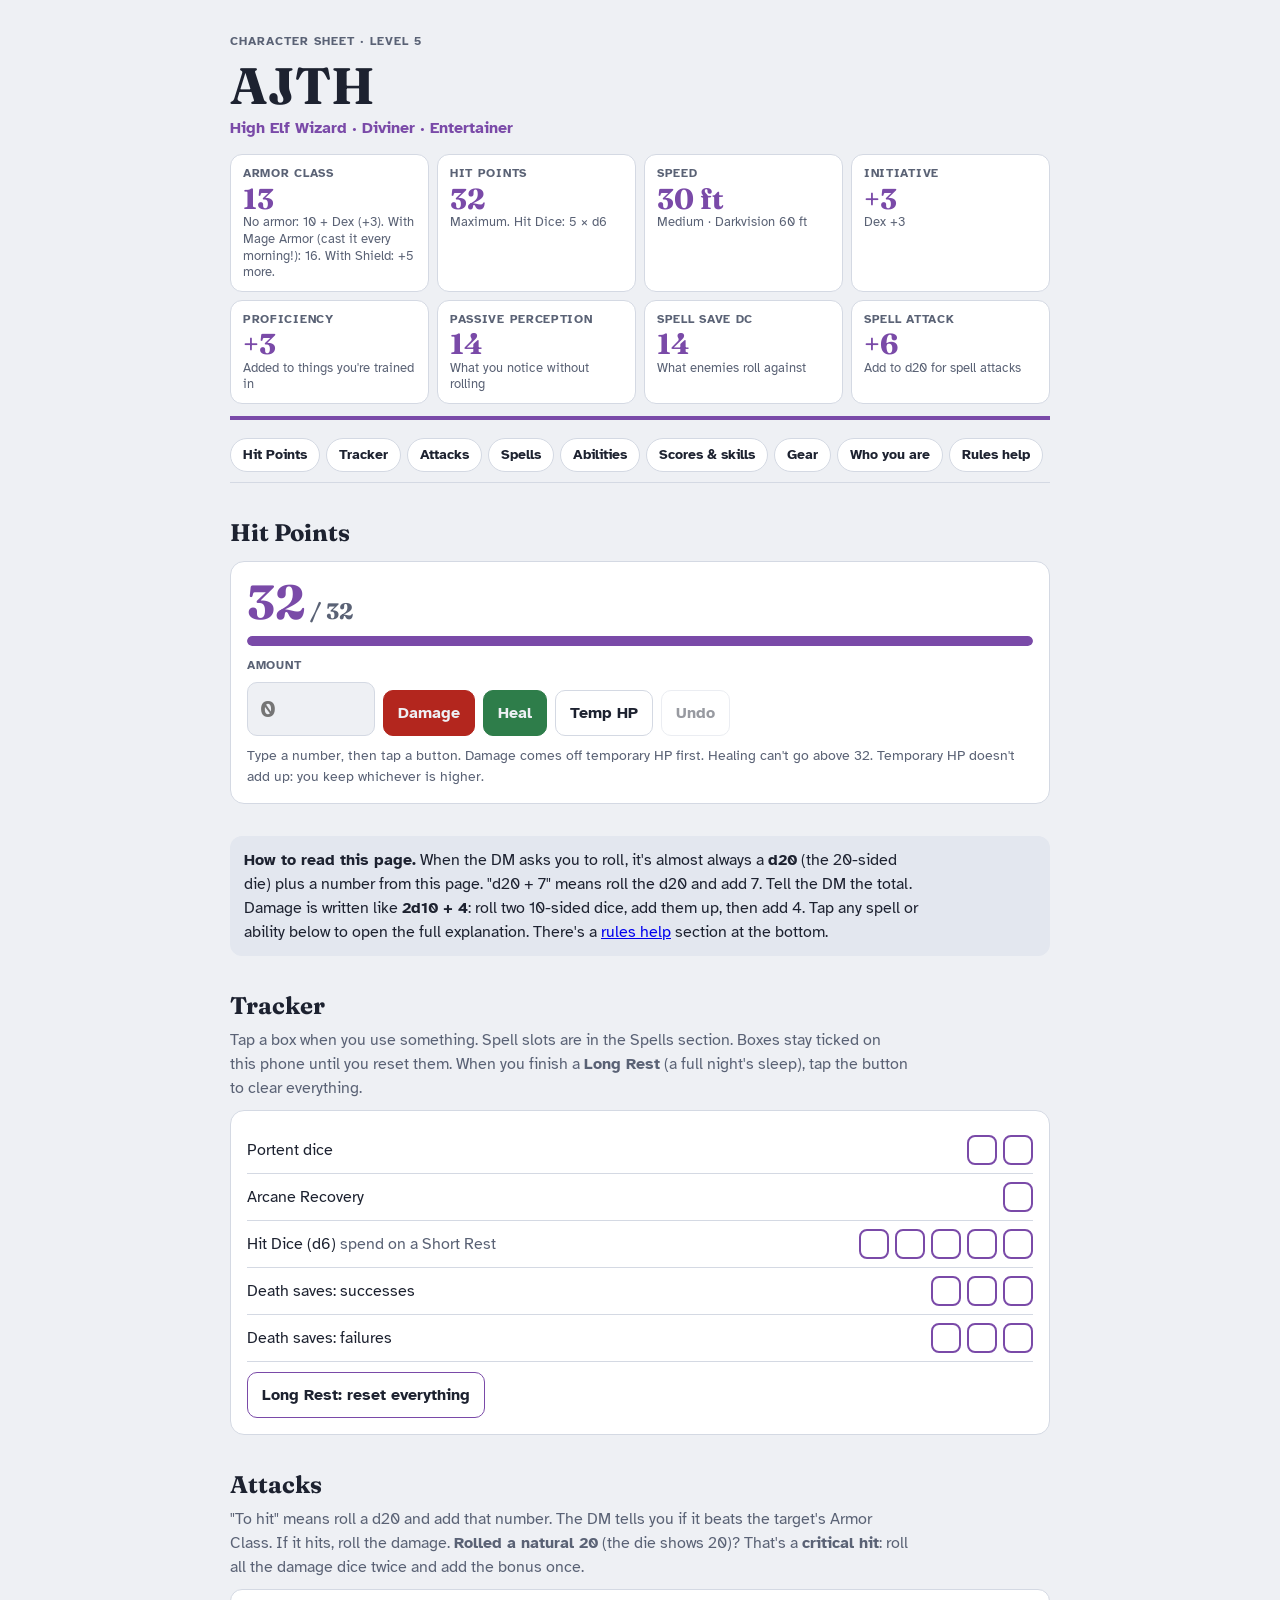
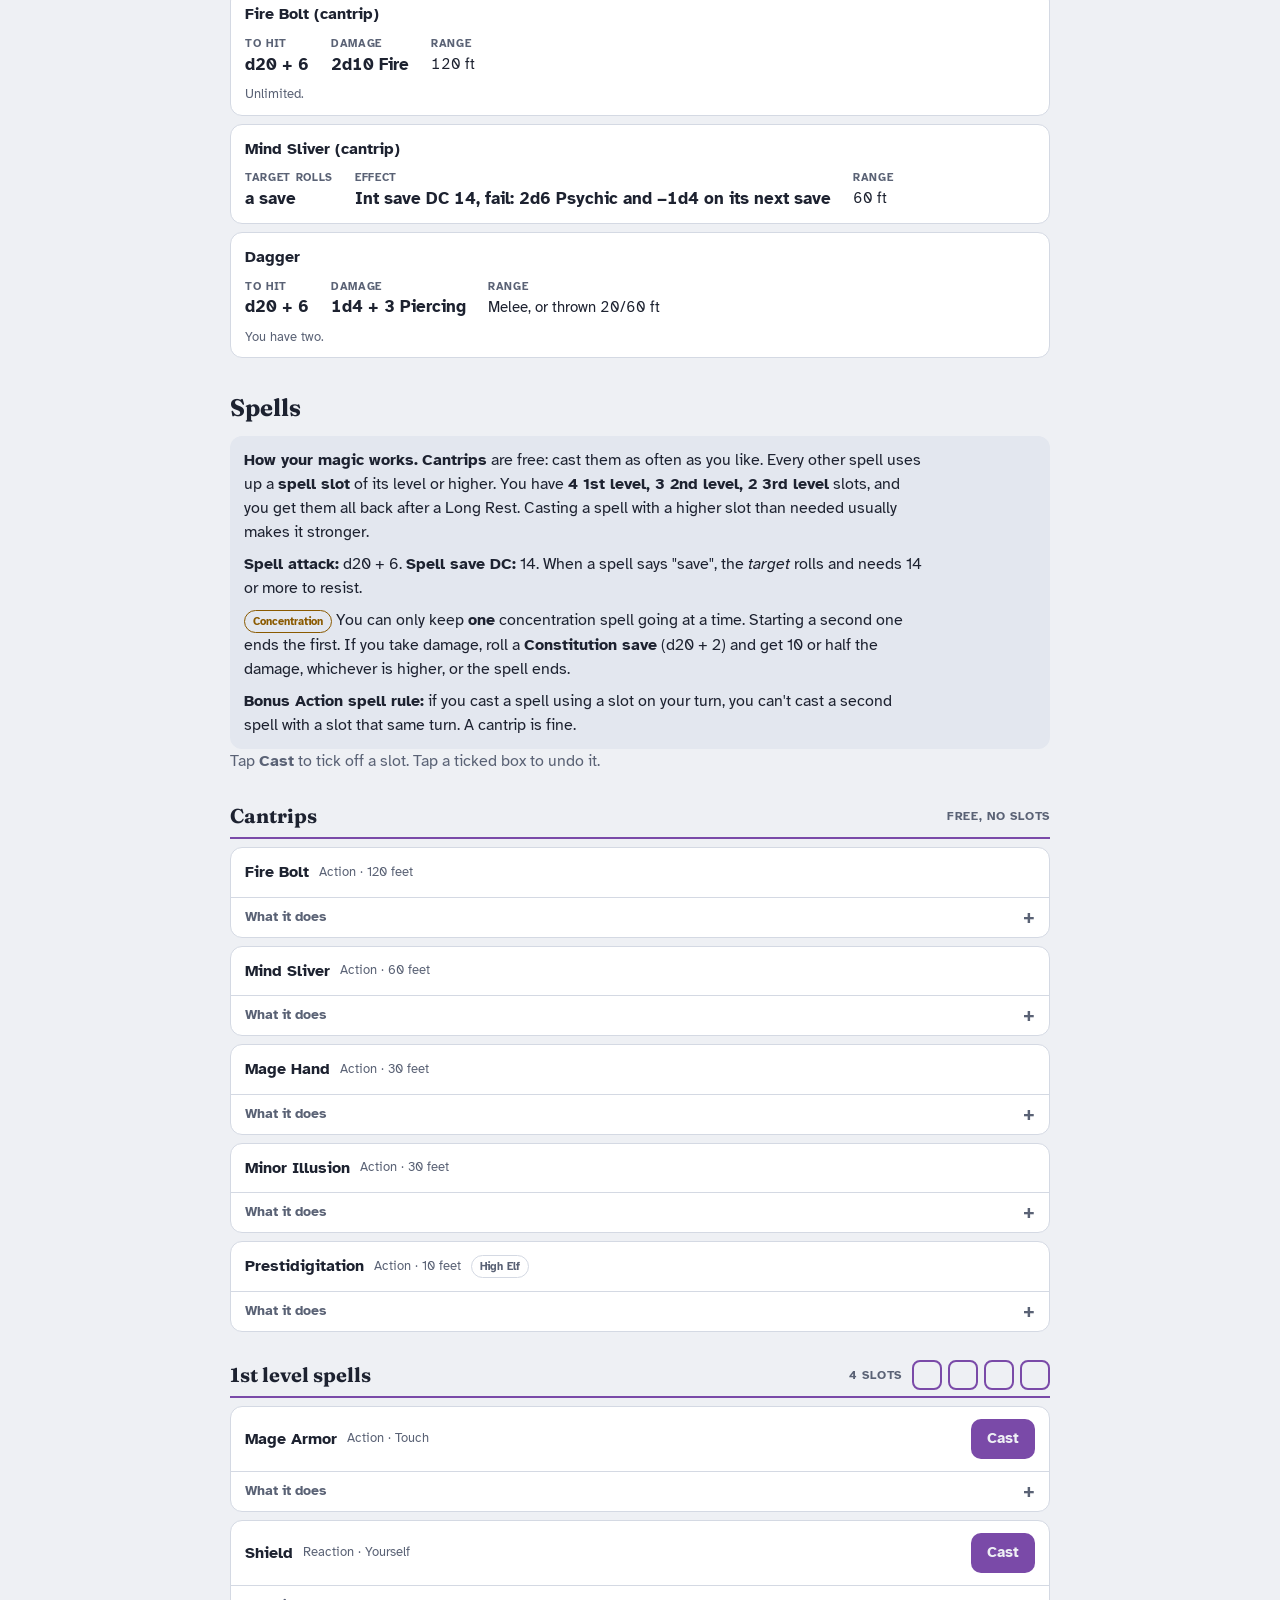
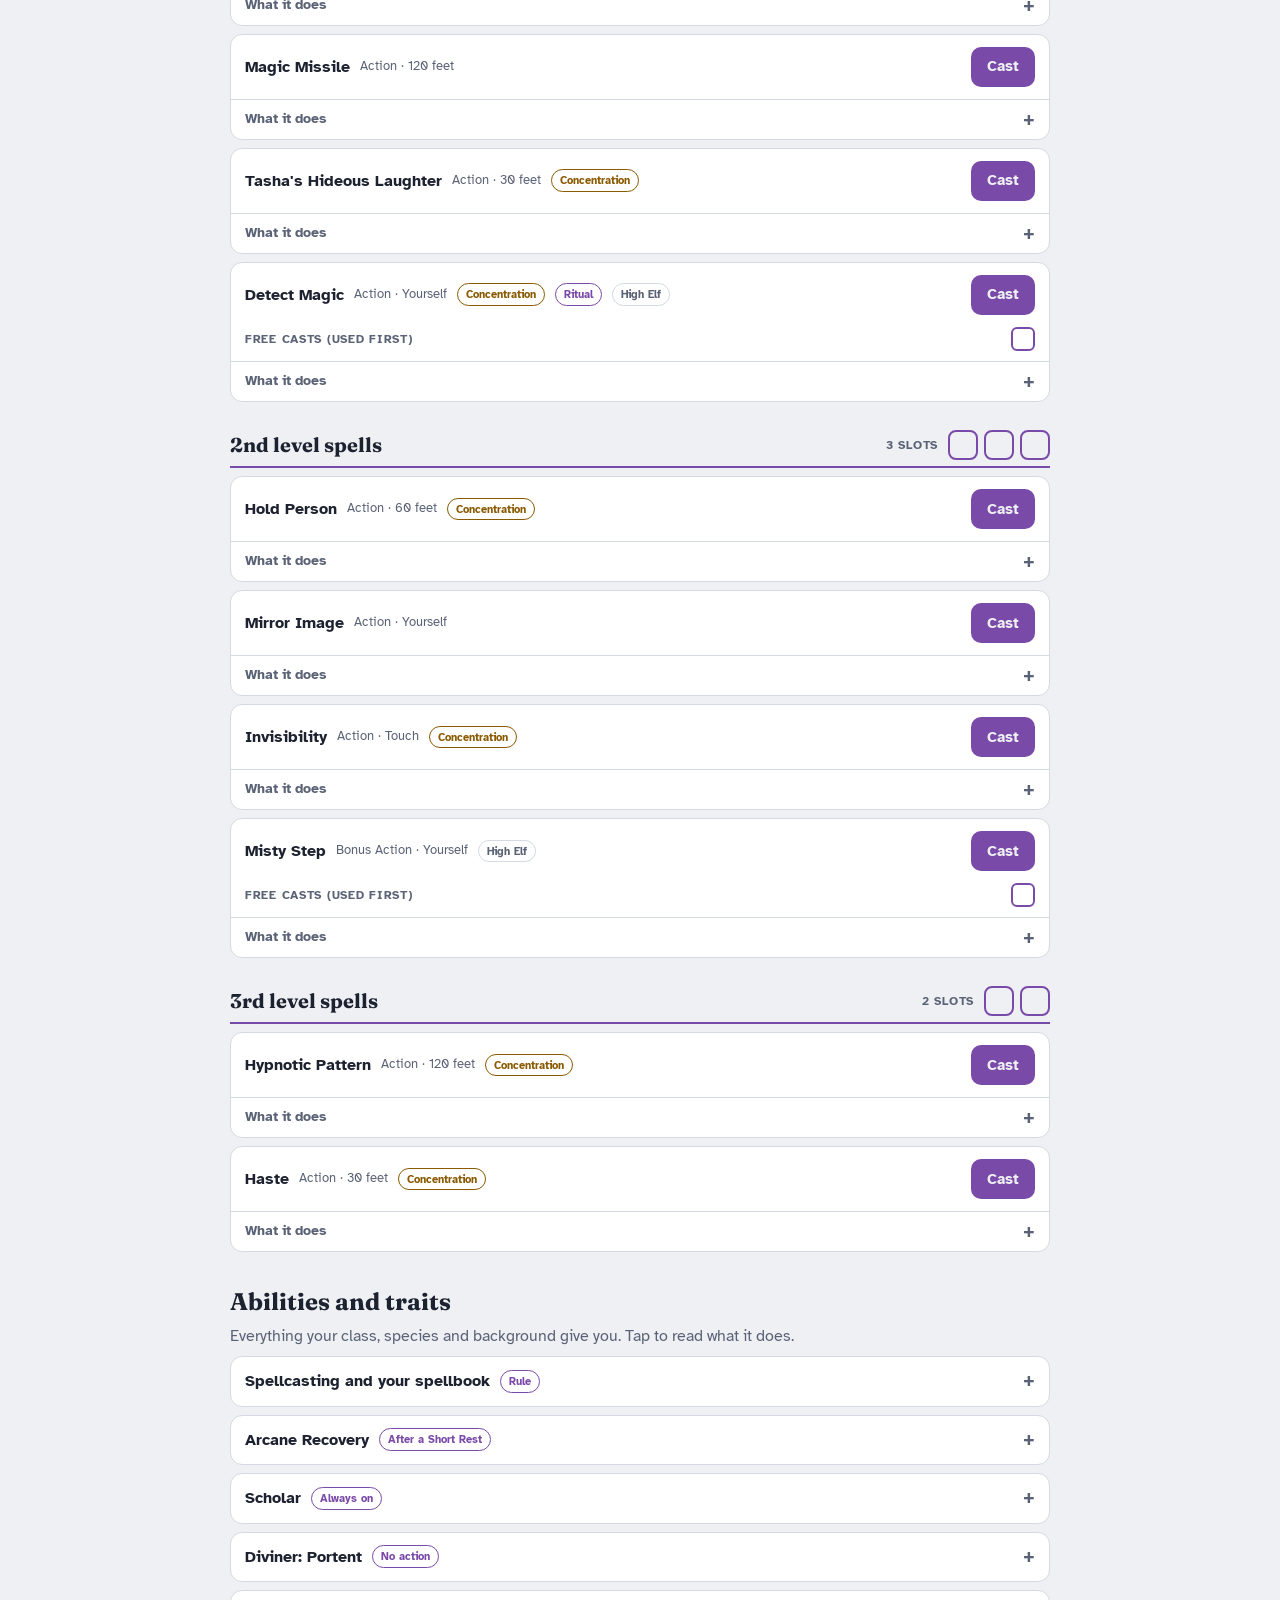
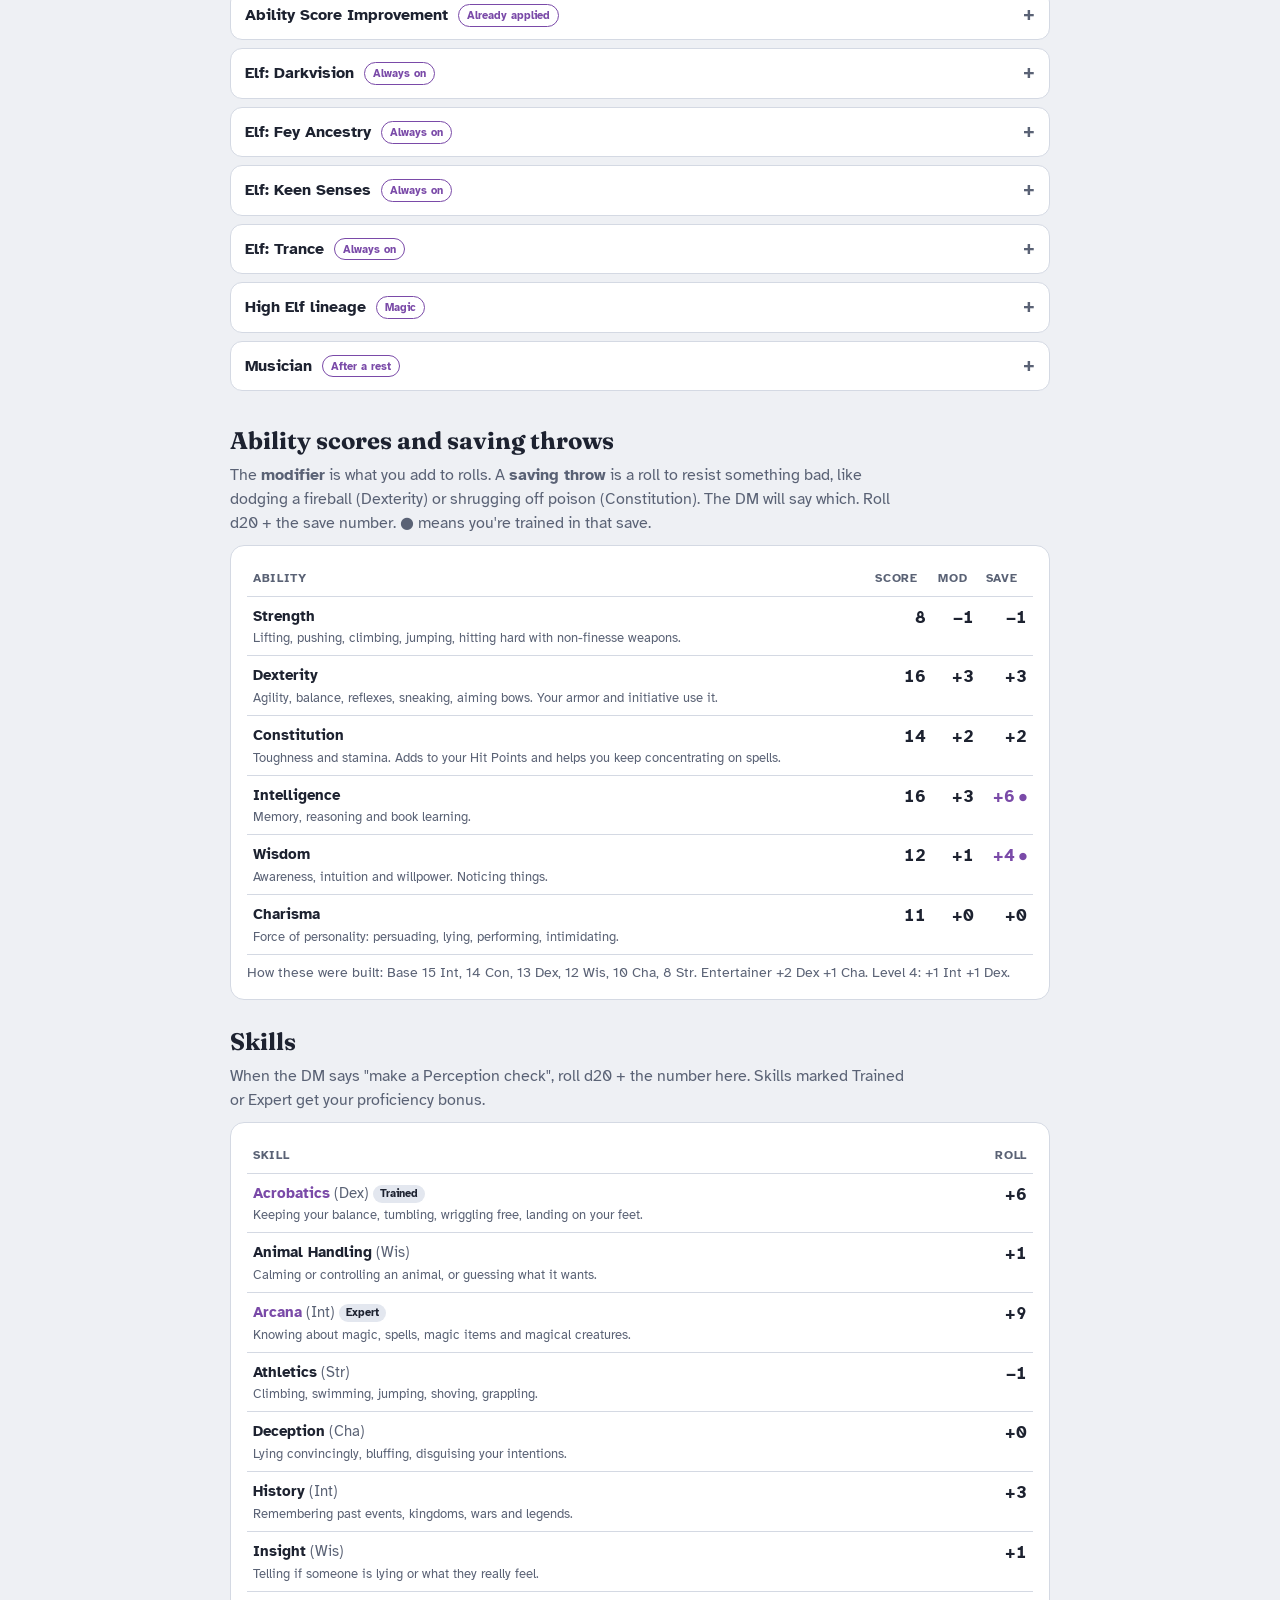
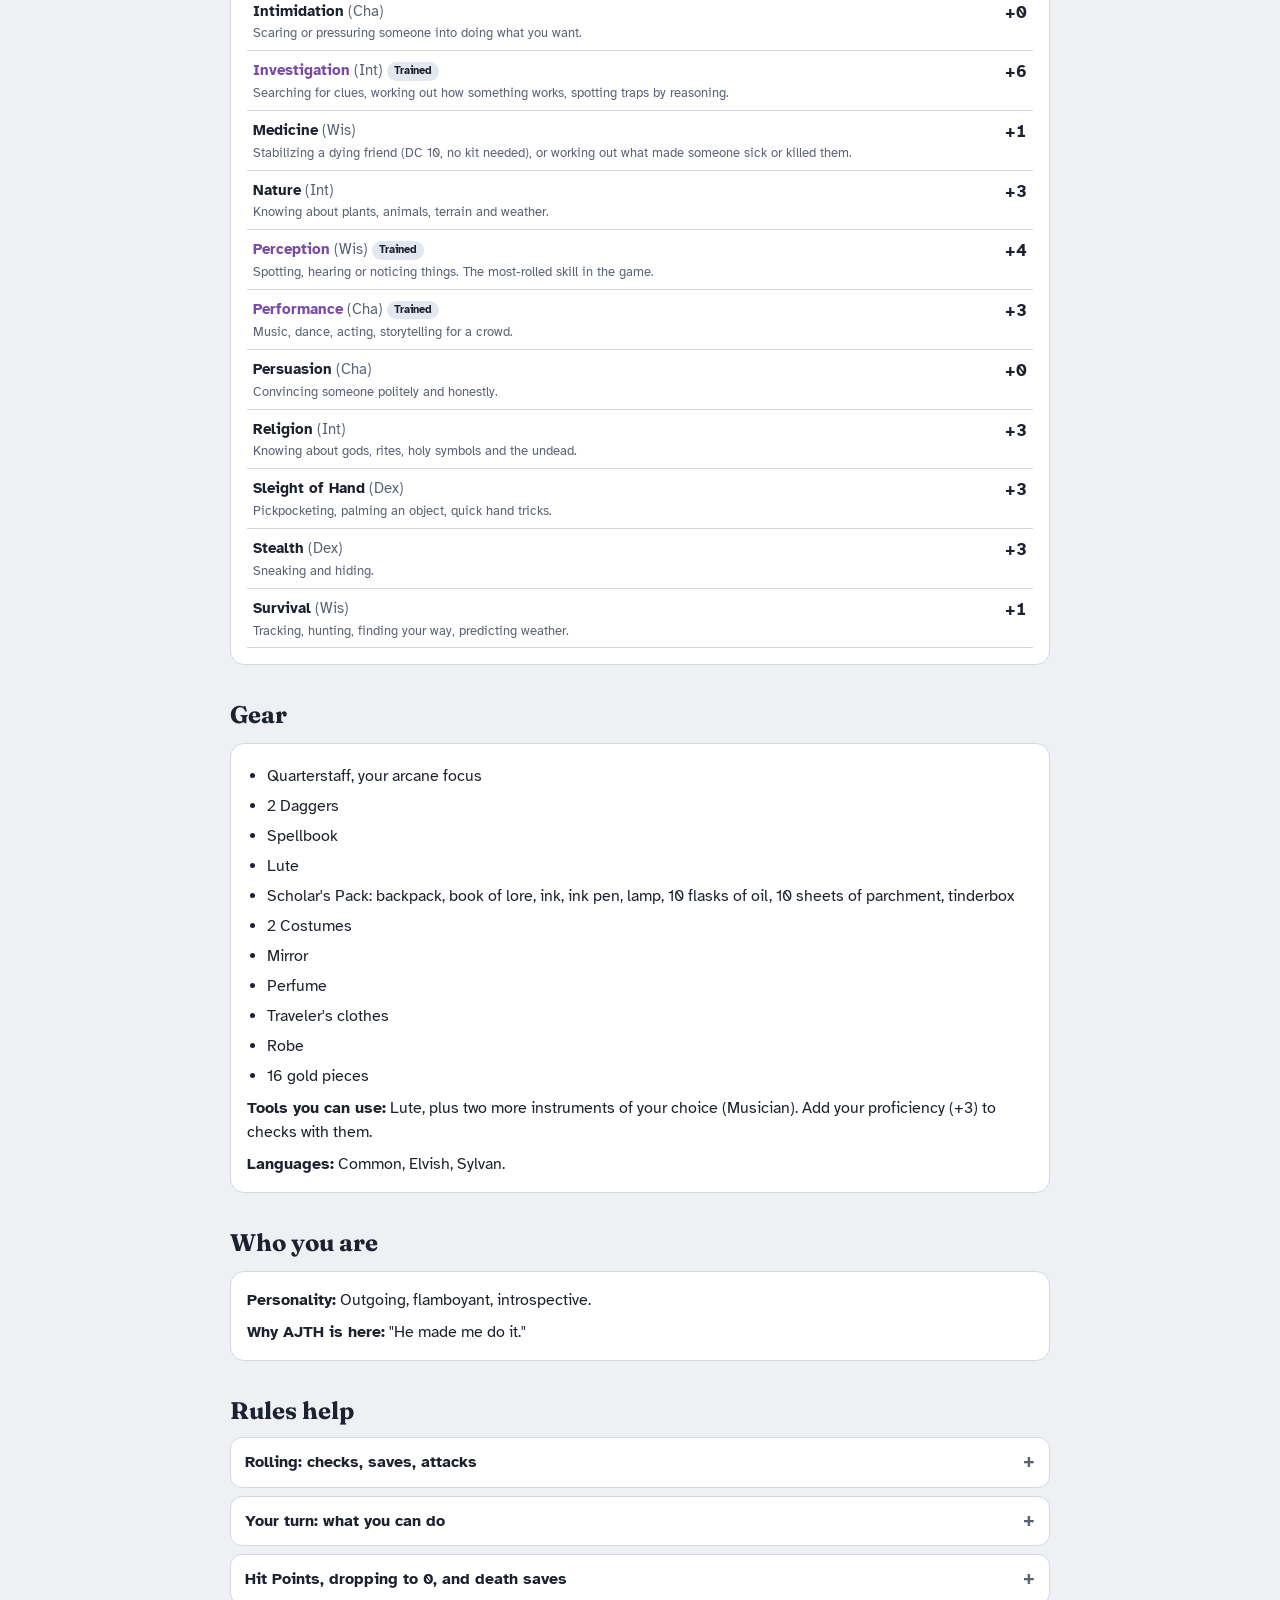
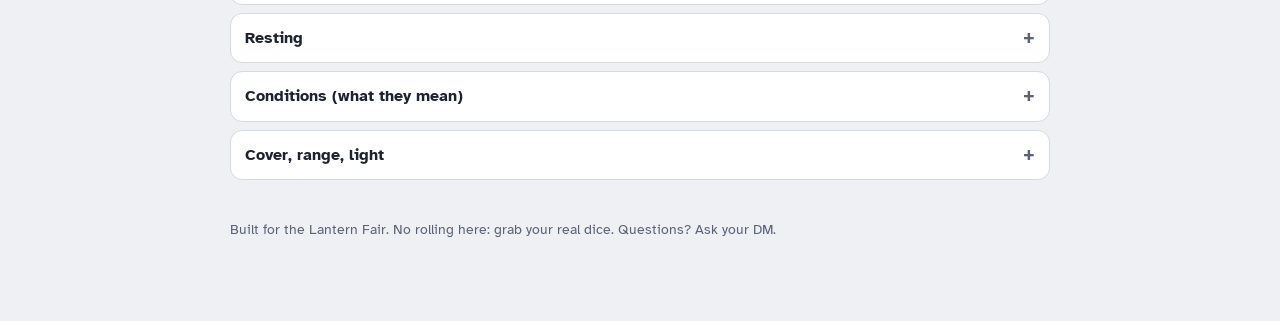
<file: ajth/index.html>
<!doctype html>
<html lang="en">
<head>
<meta charset="utf-8">
<meta name="viewport" content="width=device-width, initial-scale=1, viewport-fit=cover">
<meta name="robots" content="noindex, nofollow">
<link rel="icon" href="/favicon.svg">
<title>AJTH · Character Sheet</title>
<meta name="claude:viewport-fit-sides" content="cover">
<link rel="stylesheet" href="https://fonts.googleapis.com/css2?family=Fraunces:opsz,wght,SOFT@9..144,400..800,50&family=Atkinson+Hyperlegible:wght@400;700&display=swap">
<style>
:root { --bg:#eef0f4; --panel:#fff; --fg:#1d2230; --muted:#5a6275; --line:#d4d9e3; --accent:#7a4aa8; --soft:#e3e7ef; --conc:#8a5a00; --down:#b3261e; --good:#2e7d4a; --display:"Fraunces",Georgia,serif; --body:"Atkinson Hyperlegible",system-ui,sans-serif; color-scheme: light; }
@media (prefers-color-scheme: dark) { :root:not([data-theme="light"]) { --bg:#161a26; --panel:#1f2434; --fg:#e9ebf2; --muted:#a2a9bb; --line:#343b4f; --down:#ff8a7a; --good:#7cc98f; --soft:#262b3c; --accent:#bb92e6; --conc:#f0b44a; color-scheme: dark; } }
:root[data-theme="dark"] { --bg:#161a26; --panel:#1f2434; --fg:#e9ebf2; --muted:#a2a9bb; --line:#343b4f; --down:#ff8a7a; --good:#7cc98f; --soft:#262b3c; --accent:#bb92e6; --conc:#f0b44a; color-scheme: dark; }
* { box-sizing: border-box; }
body { margin:0; background:var(--bg); color:var(--fg); font-family:var(--body); font-size:16px; line-height:1.5; padding-left: max(16px, env(safe-area-inset-left, 0px)); padding-right: max(16px, env(safe-area-inset-right, 0px)); padding-block: 0 80px; }
body::before { content:""; position:fixed; inset:0 0 auto; height: env(safe-area-inset-top, 0px); z-index:10; background: var(--bg); }
a:focus-visible, summary:focus-visible, button:focus-visible, input:focus-visible { outline: 3px solid var(--accent); outline-offset: 2px; border-radius: 8px; }
.wrap { max-width: 820px; margin: 0 auto; }
h1,h2,h3 { font-family:var(--display); margin:0; text-wrap:balance; }
h1 { font-size: clamp(2.2rem, 8vw, 3.2rem); line-height:1.05; }
h2 { font-size: 1.5rem; margin-bottom: 4px; }
h4 { margin: 0; font-size: 1rem; }
p { margin: 0 0 8px; } p:last-child { margin-bottom: 0; }
ul { margin: 4px 0 8px; padding-left: 20px; } li { margin-bottom: 6px; }
.muted { color: var(--muted); } .small { font-size: .85rem; }
header { padding: 32px 0 12px; border-bottom: 4px solid var(--accent); margin-bottom: 8px; }
.eyebrow { font-size:.78rem; letter-spacing:.08em; text-transform:uppercase; color:var(--muted); font-weight:700; }
.line { font-weight: 700; color: var(--accent); margin-top: 4px; }
nav { position: sticky; top: env(safe-area-inset-top, 0px); z-index: 5; background: var(--bg); display:flex; gap:6px; overflow-x:auto; padding: 10px 0; border-bottom: 1px solid var(--line); }
nav a { flex:none; font-size:.85rem; font-weight:700; color:var(--fg); text-decoration:none; padding:6px 12px; border-radius:999px; border:1px solid var(--line); background:var(--panel); }
section { margin-top: 32px; scroll-margin-top: 64px; }
.card { background:var(--panel); border:1px solid var(--line); border-radius:14px; padding:16px; margin-top:10px; }
.stats { display:grid; grid-template-columns: repeat(2, minmax(0, 1fr)); gap:8px; margin-top: 14px; }
@media (min-width: 640px) { .stats { grid-template-columns: repeat(4, minmax(0, 1fr)); } }
.stat { background:var(--panel); border:1px solid var(--line); border-radius:12px; padding:10px 12px; min-width:0; }
.stat .k { font-size:.72rem; letter-spacing:.06em; text-transform:uppercase; color:var(--muted); font-weight:700; }
.stat .v { font-family:var(--display); font-size:1.8rem; font-weight:700; line-height:1.1; color: var(--accent); font-variant-numeric: tabular-nums; }
.stat .n { font-size:.8rem; color:var(--muted); line-height:1.3; }
table { width:100%; border-collapse: collapse; font-size: .95rem; }
th, td { text-align:left; padding:8px 6px; border-bottom:1px solid var(--line); vertical-align: top; }
th { font-size:.72rem; letter-spacing:.06em; text-transform:uppercase; color:var(--muted); }
td.num { font-variant-numeric: tabular-nums; font-weight:700; white-space:nowrap; font-size:1.05rem; }
td.hi { color: var(--accent); }
.dot { font-size:.6rem; margin-left:4px; vertical-align: 2px; }
tr.prof td:first-child b { color: var(--accent); }
.use { font-size:.83rem; color:var(--muted); line-height:1.35; margin-top:2px; }
.scroll { overflow-x:auto; }
dl.turn { margin: 10px 0 0; display:grid; gap: 14px; }
.turn .tr { display:grid; gap: 2px; }
.turn dt { font-weight:700; color: var(--accent); }
.turn dd { margin:0; }
@media (min-width: 640px) { .turn .tr { grid-template-columns: 13rem 1fr; gap: 16px; } }
.atks { list-style:none; margin: 10px 0 0; padding:0; display:grid; gap:8px; }
.atk { background:var(--panel); border:1px solid var(--line); border-radius:12px; padding:12px 14px; display:grid; gap:8px; min-width:0; margin:0; }
.atk.add { background: var(--soft); border-style: dashed; }
.aname { font-family: var(--body); font-size: 1.02rem; margin:0; }
.kvs { display:flex; flex-wrap:wrap; gap: 6px 22px; }
.kv { display:grid; min-width:0; }
.kv .k { font-size:.7rem; letter-spacing:.06em; text-transform:uppercase; color:var(--muted); font-weight:700; }
.kv .v { font-weight:700; font-size:1.05rem; font-variant-numeric: tabular-nums; }
.kv .v.r { font-weight:400; font-size:.95rem; }
.atk .use { margin:0; }
.chip { display:inline-block; font-size:.68rem; font-weight:700; padding:1px 7px; border-radius:999px; background: var(--soft); color: var(--fg); vertical-align: 1px; }
th.numh { text-align:right; } td.num { text-align:right; }
.from { font-size:.85rem; color: var(--muted); }
.lvlgrp { margin-top: 18px; display:grid; gap: 8px; }
.lvlhead { display:flex; flex-wrap:wrap; justify-content:space-between; align-items:center; gap: 8px 16px; padding: 10px 0 6px; border-bottom: 2px solid var(--accent); }
h3.lvl { font-family: var(--display); font-size: 1.25rem; margin:0; }
.slotbox { display:flex; align-items:center; gap: 10px; flex-wrap: wrap; }
.fl { font-size:.75rem; letter-spacing:.06em; text-transform:uppercase; color:var(--muted); font-weight:700; }
.spell { background:var(--panel); border:1px solid var(--line); border-radius:12px; min-width:0; }
.spell > details { background: transparent; border:0; border-top: 1px solid var(--line); border-radius: 0 0 12px 12px; margin:0; }
.spell > details > summary { padding: 8px 14px; }
.more { font-size:.88rem; font-weight:700; color: var(--muted); }
.shead { display:grid; grid-template-columns: minmax(0,1fr) auto; gap: 10px; align-items:center; padding: 12px 14px; }
.freerow { display:flex; align-items:center; justify-content:space-between; gap:10px; flex-wrap:wrap; padding: 0 14px 10px; }
.box.sm span { width:24px; height:24px; border-radius:6px; }
button.cast { font: inherit; font-weight:700; font-size:.95rem; padding: 8px 16px; border-radius: 10px; border: 0; background: var(--accent); color: var(--bg); cursor:pointer; min-height: 40px; }
button.cast:active { transform: translateY(1px); }
.castmsg { margin:0; padding: 0 14px; font-size:.88rem; font-weight:700; color: var(--accent); }
.castmsg:empty { display:none; }
.castmsg:not(:empty) { padding-bottom: 10px; }
@media (prefers-reduced-motion: reduce) { button.cast:active { transform:none; } }
header > p, section > p, .callout p { max-width: 68ch; }
details { background:var(--panel); border:1px solid var(--line); border-radius:12px; margin-top:8px; }
summary { cursor:pointer; padding:12px 14px; display:grid; grid-template-columns: minmax(0, 1fr) auto; align-items:start; gap:10px; list-style:none; }
summary::-webkit-details-marker { display:none; }
summary .sh, .shead .sh { display:flex; flex-wrap:wrap; align-items:center; gap:4px 10px; min-width:0; }
summary::after { content:"+"; font-weight:700; color:var(--muted); font-size:1.2rem; line-height:1.2; }
details[open] summary::after { content:"−"; }
.sname { font-weight:700; font-size:1.02rem; }
.smeta { font-size:.82rem; color:var(--muted); }
.sbody { padding: 0 14px 14px; border-top: 1px solid var(--line); padding-top: 12px; }
.facts { display:grid; grid-template-columns: repeat(auto-fit, minmax(150px, 1fr)); gap:6px 14px; margin:0 0 10px; font-size:.88rem; }
.facts dt { font-size:.7rem; text-transform:uppercase; letter-spacing:.06em; color:var(--muted); font-weight:700; } .facts dd { margin:0; }
.roll { background: var(--soft); padding: 8px 12px; border-radius: 8px; }
.roll b { color: var(--accent); }
.pill { display:inline-block; font-size:.7rem; font-weight:700; padding:2px 8px; border-radius:999px; border:1px solid var(--line); color:var(--muted); }
.pill.conc { color: var(--conc); border-color: var(--conc); } .pill.rit { color: var(--accent); border-color: var(--accent); }
.pill.type { color: var(--accent); border-color: var(--accent); }
h4.lvl { margin-top: 18px; font-family: var(--display); font-size: 1.15rem; }
.callout { background: var(--soft); border-radius: 12px; padding: 12px 14px; margin-top: 10px; }
.forms { display:grid; grid-template-columns: repeat(auto-fit, minmax(230px,1fr)); gap:8px; margin-top:8px; }
.form { background:var(--panel); border:1px solid var(--line); border-radius:12px; padding:12px; font-size:.92rem; }
.form h4 { font-family: var(--display); font-size: 1.1rem; margin-bottom: 4px; }
.trk { display:flex; justify-content:space-between; align-items:center; gap:10px; padding:8px 0; border-bottom:1px solid var(--line); flex-wrap: wrap; }
.trk:last-child { border-bottom: 0; }
.boxes { display:flex; gap:6px; flex-wrap: wrap; }
.box input { position:absolute; opacity:0; width:1px; height:1px; }
.box span { display:block; width:30px; height:30px; border:2px solid var(--accent); border-radius:8px; cursor:pointer; }
.box input:checked + span { background: var(--accent); }
.box input:focus-visible + span { outline: 3px solid var(--fg); outline-offset: 2px; }
button.reset { font: inherit; font-weight:700; padding:10px 14px; border-radius:10px; border:1px solid var(--accent); background:var(--panel); color:var(--fg); cursor:pointer; margin-top:10px; }
.hpcard { display:grid; gap:10px; }
.hpnow { display:flex; align-items:baseline; gap: 8px 14px; flex-wrap: wrap; }
.hpbig { font-family: var(--display); font-size: 3rem; font-weight: 700; line-height: 1; font-variant-numeric: tabular-nums; color: var(--accent); }
.hpmax { font-size: 1.4rem; color: var(--muted); }
.hptemp { font-weight:700; padding: 2px 10px; border-radius: 999px; background: var(--soft); }
.hpbar { height: 10px; border-radius: 999px; background: var(--soft); overflow: hidden; }
.hpbar span { display:block; height:100%; width:100%; background: var(--accent); border-radius: 999px; transition: width .25s; }
.hpstate { margin:0; font-weight:700; }
.hpstate:empty { display:none; }
.hpstate.down { color: var(--down); }
.hpctl { display:grid; grid-template-columns: repeat(2, minmax(0,1fr)); gap: 8px; align-items:end; }
.hpctl .fl { grid-column: 1 / -1; }
.hpctl input { grid-column: 1 / -1; font: inherit; font-size:1.5rem; font-weight:700; padding:8px 12px; border-radius:10px; border:1px solid var(--line); background:var(--bg); color: var(--fg); min-width:0; }
@media (min-width: 640px) { .hpctl { grid-template-columns: 8rem repeat(4, auto); justify-content: start; } .hpctl .fl { grid-column: 1 / -1; } .hpctl input { grid-column: auto; } }
.hpbtn { font: inherit; font-weight:700; padding: 10px 14px; border-radius:10px; min-height: 44px; cursor:pointer; border: 1px solid var(--line); background: var(--panel); color: var(--fg); }
.hpbtn.dmg { background: var(--down); border-color: var(--down); color: var(--bg); }
.hpbtn.heal { background: var(--good); border-color: var(--good); color: var(--bg); }
.hpbtn:disabled { opacity: .45; cursor: default; }
@media (prefers-reduced-motion: reduce) { .hpbar span { transition: none; } }
footer { margin-top: 40px; color: var(--muted); font-size: .85rem; }
@media print { nav, button.reset { display:none; } details { break-inside: avoid; } details:not([open]) .sbody { display:block; } body { background:#fff; } }
</style>
</head>
<body>
<div class="wrap">
<header>
  <p class="eyebrow">Character sheet · Level 5</p>
  <h1>AJTH</h1>
  <p class="line">High Elf Wizard · Diviner · Entertainer</p>
  <div class="stats">
    <div class="stat"><div class="k">Armor Class</div><div class="v">13</div><div class="n">No armor: 10 + Dex (+3). With Mage Armor (cast it every morning!): 16. With Shield: +5 more.</div></div>
    <div class="stat"><div class="k">Hit Points</div><div class="v">32</div><div class="n">Maximum. Hit Dice: 5 × d6</div></div>
    <div class="stat"><div class="k">Speed</div><div class="v">30 ft</div><div class="n">Medium · Darkvision 60 ft</div></div>
    <div class="stat"><div class="k">Initiative</div><div class="v">+3</div><div class="n">Dex +3</div></div>
    <div class="stat"><div class="k">Proficiency</div><div class="v">+3</div><div class="n">Added to things you're trained in</div></div>
    <div class="stat"><div class="k">Passive Perception</div><div class="v">14</div><div class="n">What you notice without rolling</div></div>
    <div class="stat"><div class="k">Spell Save DC</div><div class="v">14</div><div class="n">What enemies roll against</div></div>
    <div class="stat"><div class="k">Spell Attack</div><div class="v">+6</div><div class="n">Add to d20 for spell attacks</div></div>
  </div>
</header>
<nav aria-label="Jump to"><a href="#hp">Hit Points</a><a href="#track">Tracker</a><a href="#attacks">Attacks</a><a href="#spells">Spells</a><a href="#features">Abilities</a><a href="#scores">Scores &amp; skills</a><a href="#gear">Gear</a><a href="#you">Who you are</a><a href="#rules">Rules help</a></nav>

<section id="hp">
  <h2>Hit Points</h2>
  <div class="card hpcard">
    <div class="hpnow"><span class="hpbig"><span id="hpcur">32</span><span class="hpmax"> / 32</span></span><span class="hptemp" id="hptemp" hidden>+<span id="hptempn">0</span> temporary</span></div>
    <div class="hpbar" aria-hidden="true"><span id="hpfill"></span></div>
    <p class="hpstate" id="hpstate" role="status" aria-live="polite"></p>
    <div class="hpctl">
      <label for="hpamt" class="fl">Amount</label>
      <input id="hpamt" type="number" inputmode="numeric" min="0" placeholder="0">
      <button type="button" class="hpbtn dmg" data-act="dmg">Damage</button>
      <button type="button" class="hpbtn heal" data-act="heal">Heal</button>
      <button type="button" class="hpbtn tmp" data-act="tmp">Temp HP</button>
      <button type="button" class="hpbtn undo" id="hpundo" disabled>Undo</button>
    </div>
    <p class="muted small">Type a number, then tap a button. Damage comes off temporary HP first. Healing can't go above 32. Temporary HP doesn't add up: you keep whichever is higher.</p>
  </div>
</section>

<section id="how">
  <div class="callout">
    <p><b>How to read this page.</b> When the DM asks you to roll, it's almost always a <b>d20</b> (the 20-sided die) plus a number from this page. "d20 + 7" means roll the d20 and add 7. Tell the DM the total. Damage is written like <b>2d10 + 4</b>: roll two 10-sided dice, add them up, then add 4. Tap any spell or ability below to open the full explanation. There's a <a href="#rules">rules help</a> section at the bottom.</p>
  </div>
</section>


<section id="track">
  <h2>Tracker</h2>
  <p class="muted">Tap a box when you use something. Spell slots are in the Spells section. Boxes stay ticked on this phone until you reset them. When you finish a <b>Long Rest</b> (a full night's sleep), tap the button to clear everything.</p>
  <div class="card">
    <div class="trk"><span class="tl">Portent dice</span><span class="boxes"><label class="box"><input type="checkbox" data-k="ajth:por:0"><span></span></label><label class="box"><input type="checkbox" data-k="ajth:por:1"><span></span></label></span></div><div class="trk"><span class="tl">Arcane Recovery</span><span class="boxes"><label class="box"><input type="checkbox" data-k="ajth:ar:0"><span></span></label></span></div><div class="trk"><span class="tl">Hit Dice (d6) <span class="muted">spend on a Short Rest</span></span><span class="boxes"><label class="box"><input type="checkbox" data-k="ajth:hd:0"><span></span></label><label class="box"><input type="checkbox" data-k="ajth:hd:1"><span></span></label><label class="box"><input type="checkbox" data-k="ajth:hd:2"><span></span></label><label class="box"><input type="checkbox" data-k="ajth:hd:3"><span></span></label><label class="box"><input type="checkbox" data-k="ajth:hd:4"><span></span></label></span></div>
    <div class="trk"><span class="tl">Death saves: successes</span><span class="boxes"><label class="box"><input type="checkbox" data-k="ajth:ds:0"><span></span></label><label class="box"><input type="checkbox" data-k="ajth:ds:1"><span></span></label><label class="box"><input type="checkbox" data-k="ajth:ds:2"><span></span></label></span></div><div class="trk"><span class="tl">Death saves: failures</span><span class="boxes"><label class="box"><input type="checkbox" data-k="ajth:df:0"><span></span></label><label class="box"><input type="checkbox" data-k="ajth:df:1"><span></span></label><label class="box"><input type="checkbox" data-k="ajth:df:2"><span></span></label></span></div>
    <button class="reset" type="button" id="reset">Long Rest: reset everything</button>
  </div>
</section>

<section id="attacks">
  <h2>Attacks</h2>
  <p class="muted">"To hit" means roll a d20 and add that number. The DM tells you if it beats the target's Armor Class. If it hits, roll the damage. <b>Rolled a natural 20</b> (the die shows 20)? That's a <b>critical hit</b>: roll all the damage dice twice and add the bonus once.</p>
  <ul class="atks"><li class="atk"><h3 class="aname">Fire Bolt (cantrip)</h3><div class="kvs"><div class="kv"><span class="k">To hit</span><span class="v">d20 + 6</span></div><div class="kv"><span class="k">Damage</span><span class="v">2d10 Fire</span></div><div class="kv"><span class="k">Range</span><span class="v r">120 ft</span></div></div><p class="use">Unlimited.</p></li><li class="atk"><h3 class="aname">Mind Sliver (cantrip)</h3><div class="kvs"><div class="kv"><span class="k">Target rolls</span><span class="v">a save</span></div><div class="kv"><span class="k">Effect</span><span class="v">Int save DC 14, fail: 2d6 Psychic and −1d4 on its next save</span></div><div class="kv"><span class="k">Range</span><span class="v r">60 ft</span></div></div></li><li class="atk"><h3 class="aname">Dagger</h3><div class="kvs"><div class="kv"><span class="k">To hit</span><span class="v">d20 + 6</span></div><div class="kv"><span class="k">Damage</span><span class="v">1d4 + 3 Piercing</span></div><div class="kv"><span class="k">Range</span><span class="v r">Melee, or thrown 20/60 ft</span></div></div><p class="use">You have two.</p></li></ul>
</section>

<section id="spells">
  <h2>Spells</h2>
  <div class="callout">
    <p><b>How your magic works.</b> <b>Cantrips</b> are free: cast them as often as you like. Every other spell uses up a <b>spell slot</b> of its level or higher. You have <b>4 1st level, 3 2nd level, 2 3rd level</b> slots, and you get them all back after a Long Rest. Casting a spell with a higher slot than needed usually makes it stronger.</p>
    <p><b>Spell attack:</b> d20 + 6. <b>Spell save DC:</b> 14. When a spell says "save", the <i>target</i> rolls and needs 14 or more to resist.</p>
    <p><span class="pill conc">Concentration</span> You can only keep <b>one</b> concentration spell going at a time. Starting a second one ends the first. If you take damage, roll a <b>Constitution save</b> (d20 + 2) and get 10 or half the damage, whichever is higher, or the spell ends.</p>
    <p><b>Bonus Action spell rule:</b> if you cast a spell using a slot on your turn, you can't cast a second spell with a slot that same turn. A cantrip is fine.</p>
  </div>
  <p class="muted">Tap <b>Cast</b> to tick off a slot. Tap a ticked box to undo it.</p>
  <div class="lvlgrp"><div class="lvlhead"><h3 class="lvl">Cantrips</h3><span class="fl">Free, no slots</span></div><div class="spell">
<div class="shead"><div class="sh"><span class="sname">Fire Bolt</span><span class="smeta">Action · 120 feet</span></div></div>
<p class="castmsg" role="status" aria-live="polite"></p>
<details><summary><span class="sh"><span class="more">What it does</span></span></summary>
<div class="sbody">
<dl class="facts"><div><dt>Casting time</dt><dd>Action</dd></div><div><dt>Range</dt><dd>120 feet</dd></div><div><dt>Lasts</dt><dd>Instant</dd></div></dl>
<p>Hurl a bolt of fire at a creature or object. A flammable object that nobody is wearing or carrying catches fire.</p>
<p class="roll"><b>What to roll:</b> To hit: d20 + 6 (spell attack). Damage: 2d10 Fire.</p>

</div></details></div><div class="spell">
<div class="shead"><div class="sh"><span class="sname">Mind Sliver</span><span class="smeta">Action · 60 feet</span></div></div>
<p class="castmsg" role="status" aria-live="polite"></p>
<details><summary><span class="sh"><span class="more">What it does</span></span></summary>
<div class="sbody">
<dl class="facts"><div><dt>Casting time</dt><dd>Action</dd></div><div><dt>Range</dt><dd>60 feet</dd></div><div><dt>Lasts</dt><dd>Until the end of your next turn</dd></div></dl>
<p>Drive a spike of psychic energy into a creature's mind. It makes an Intelligence saving throw. On a fail it takes damage and, the next time it makes a saving throw before the end of your next turn, it subtracts 1d4.</p>
<p class="roll"><b>What to roll:</b> Target rolls an Intelligence save against DC 14. If it fails: 2d6 Psychic damage, and it rolls 1d4 and subtracts it from its next save.</p>

</div></details></div><div class="spell">
<div class="shead"><div class="sh"><span class="sname">Mage Hand</span><span class="smeta">Action · 30 feet</span></div></div>
<p class="castmsg" role="status" aria-live="polite"></p>
<details><summary><span class="sh"><span class="more">What it does</span></span></summary>
<div class="sbody">
<dl class="facts"><div><dt>Casting time</dt><dd>Action</dd></div><div><dt>Range</dt><dd>30 feet</dd></div><div><dt>Lasts</dt><dd>1 minute</dd></div></dl>
<p>A floating, see-through hand appears. Casting it lets you use the hand right away, and on later turns you take the Magic action to use it again. It can pick up or move an object up to 10 pounds, open an unlocked door or container, take something out of an open container, or pour out a vial. You can move it up to 30 feet each time you use it. It cannot attack, use magic items, or go more than 30 feet from you.</p>
<p class="roll"><b>What to roll:</b> Nothing to roll. Your DM may ask for a check for something delicate.</p>

</div></details></div><div class="spell">
<div class="shead"><div class="sh"><span class="sname">Minor Illusion</span><span class="smeta">Action · 30 feet</span></div></div>
<p class="castmsg" role="status" aria-live="polite"></p>
<details><summary><span class="sh"><span class="more">What it does</span></span></summary>
<div class="sbody">
<dl class="facts"><div><dt>Casting time</dt><dd>Action</dd></div><div><dt>Range</dt><dd>30 feet</dd></div><div><dt>Lasts</dt><dd>1 minute</dd></div></dl>
<p>Make a fake sound (anything from a whisper to a lion's roar) or a still image of an object, no bigger than a 5-foot cube (a crate, a door, a bush). Anything that touches the image passes right through it. A creature that takes an action to study it can make an Intelligence (Investigation) check against your spell save DC to realize it's fake.</p>
<p class="roll"><b>What to roll:</b> Nothing for you to roll. Creatures that study it roll against your DC 14.</p>

</div></details></div><div class="spell">
<div class="shead"><div class="sh"><span class="sname">Prestidigitation</span><span class="smeta">Action · 10 feet</span><span class="pill src">High Elf</span></div></div>
<p class="castmsg" role="status" aria-live="polite"></p>
<details><summary><span class="sh"><span class="more">What it does</span></span></summary>
<div class="sbody"><p class="from"><b>Where it comes from:</b> High Elf</p>
<dl class="facts"><div><dt>Casting time</dt><dd>Action</dd></div><div><dt>Range</dt><dd>10 feet</dd></div><div><dt>Lasts</dt><dd>Up to 1 hour</dd></div></dl>
<p>Little magic tricks: a harmless sparkle, puff of wind, faint music or odd smell; light or snuff a candle; clean or dirty an object; chill, warm or flavor food; make a colored mark or symbol appear on something for an hour; or make a small, fake trinket appear in your hand until the end of your next turn. You can have up to three going at once.</p>
<p class="roll"><b>What to roll:</b> Nothing to roll.</p>

</div></details></div></div>
  <div class="lvlgrp" data-level="1"><div class="lvlhead"><h3 class="lvl">1st level spells</h3><div class="slotbox"><span class="fl">4 slots</span><span class="boxes"><label class="box"><input type="checkbox" data-k="ajth:slot1:0" aria-label="slot1 1"><span></span></label><label class="box"><input type="checkbox" data-k="ajth:slot1:1" aria-label="slot1 2"><span></span></label><label class="box"><input type="checkbox" data-k="ajth:slot1:2" aria-label="slot1 3"><span></span></label><label class="box"><input type="checkbox" data-k="ajth:slot1:3" aria-label="slot1 4"><span></span></label></span></div></div><div class="spell">
<div class="shead"><div class="sh"><span class="sname">Mage Armor</span><span class="smeta">Action · Touch</span></div><button type="button" class="cast" data-level="1">Cast</button></div>
<p class="castmsg" role="status" aria-live="polite"></p>
<details><summary><span class="sh"><span class="more">What it does</span></span></summary>
<div class="sbody">
<dl class="facts"><div><dt>Casting time</dt><dd>Action</dd></div><div><dt>Range</dt><dd>Touch</dd></div><div><dt>Lasts</dt><dd>8 hours</dd></div></dl>
<p>Touch someone who isn't wearing armor. A protective magical force surrounds them. Their Armor Class becomes 13 + their Dexterity modifier for 8 hours.</p>
<p class="roll"><b>What to roll:</b> Nothing to roll. Your AC becomes 16.</p>

</div></details></div><div class="spell">
<div class="shead"><div class="sh"><span class="sname">Shield</span><span class="smeta">Reaction · Yourself</span></div><button type="button" class="cast" data-level="1">Cast</button></div>
<p class="castmsg" role="status" aria-live="polite"></p>
<details><summary><span class="sh"><span class="more">What it does</span></span></summary>
<div class="sbody">
<dl class="facts"><div><dt>Casting time</dt><dd>Reaction, which you take when an attack roll hits you or you are targeted by Magic Missile</dd></div><div><dt>Range</dt><dd>Yourself</dd></div><div><dt>Lasts</dt><dd>Until the start of your next turn</dd></div></dl>
<p>An invisible barrier pops up. You get +5 to your Armor Class until the start of your next turn, and that counts against the attack that triggered it. So if the DM says "a 16 hits you", you can cast Shield and suddenly it misses. You also take no damage from Magic Missile. You cast it after you learn the attack hits.</p>
<p class="roll"><b>What to roll:</b> Nothing to roll. Add 5 to your AC.</p>

</div></details></div><div class="spell">
<div class="shead"><div class="sh"><span class="sname">Magic Missile</span><span class="smeta">Action · 120 feet</span></div><button type="button" class="cast" data-level="1">Cast</button></div>
<p class="castmsg" role="status" aria-live="polite"></p>
<details><summary><span class="sh"><span class="more">What it does</span></span></summary>
<div class="sbody">
<dl class="facts"><div><dt>Casting time</dt><dd>Action</dd></div><div><dt>Range</dt><dd>120 feet</dd></div><div><dt>Lasts</dt><dd>Instant</dd></div></dl>
<p>Three glowing darts fly out and ALWAYS hit, with no attack roll. Send all three at one creature or split them however you like.</p>
<p class="roll"><b>What to roll:</b> Each dart does 1d4 + 1 Force damage. Three darts: roll 3d4 and add 3 if they all go to one target.</p>
<p class="muted"><b>With a higher slot:</b> One extra dart for each slot level above 1.</p>
</div></details></div><div class="spell">
<div class="shead"><div class="sh"><span class="sname">Tasha's Hideous Laughter</span><span class="smeta">Action · 30 feet</span><span class="pill conc">Concentration</span></div><button type="button" class="cast" data-level="1">Cast</button></div>
<p class="castmsg" role="status" aria-live="polite"></p>
<details><summary><span class="sh"><span class="more">What it does</span></span></summary>
<div class="sbody">
<dl class="facts"><div><dt>Casting time</dt><dd>Action</dd></div><div><dt>Range</dt><dd>30 feet</dd></div><div><dt>Lasts</dt><dd>1 minute (concentration)</dd></div></dl>
<p>One creature you can see finds everything hilarious. It makes a Wisdom save. If it fails, it falls Prone and is Incapacitated (can't take actions) while it laughs, and it can't stand up. At the end of each of its turns, and every time it takes damage, it tries the save again (with advantage when it's because of damage). A success ends the spell.</p>
<p class="roll"><b>What to roll:</b> Target rolls a Wisdom save against DC 14.</p>
<p class="muted"><b>With a higher slot:</b> One extra creature for each slot level above 1.</p>
</div></details></div><div class="spell">
<div class="shead"><div class="sh"><span class="sname">Detect Magic</span><span class="smeta">Action · Yourself</span><span class="pill conc">Concentration</span><span class="pill rit">Ritual</span><span class="pill src">High Elf</span></div><button type="button" class="cast" data-level="1" data-free="dm">Cast</button></div>
<div class="freerow"><span class="fl">Free casts (used first)</span><span class="boxes"><label class="box sm"><input type="checkbox" data-k="ajth:dm:0" aria-label="dm 1"><span></span></label></span></div><p class="castmsg" role="status" aria-live="polite"></p>
<details><summary><span class="sh"><span class="more">What it does</span></span></summary>
<div class="sbody"><p class="from"><b>Where it comes from:</b> High Elf: once free per Long Rest</p>
<dl class="facts"><div><dt>Casting time</dt><dd>Action, or 10 minutes longer as a ritual (no slot used)</dd></div><div><dt>Range</dt><dd>Yourself, 30 feet around you</dd></div><div><dt>Lasts</dt><dd>10 minutes (concentration)</dd></div></dl>
<p>For 10 minutes you sense whether there is magic within 30 feet of you. If you sense some, you can take the Magic action to see a faint aura around anything magical you can see and learn which school of magic it is. Cast as a ritual, it takes 10 minutes longer and uses no spell slot.</p>
<p class="roll"><b>What to roll:</b> Nothing to roll.</p>

</div></details></div></div><div class="lvlgrp" data-level="2"><div class="lvlhead"><h3 class="lvl">2nd level spells</h3><div class="slotbox"><span class="fl">3 slots</span><span class="boxes"><label class="box"><input type="checkbox" data-k="ajth:slot2:0" aria-label="slot2 1"><span></span></label><label class="box"><input type="checkbox" data-k="ajth:slot2:1" aria-label="slot2 2"><span></span></label><label class="box"><input type="checkbox" data-k="ajth:slot2:2" aria-label="slot2 3"><span></span></label></span></div></div><div class="spell">
<div class="shead"><div class="sh"><span class="sname">Hold Person</span><span class="smeta">Action · 60 feet</span><span class="pill conc">Concentration</span></div><button type="button" class="cast" data-level="2">Cast</button></div>
<p class="castmsg" role="status" aria-live="polite"></p>
<details><summary><span class="sh"><span class="more">What it does</span></span></summary>
<div class="sbody">
<dl class="facts"><div><dt>Casting time</dt><dd>Action</dd></div><div><dt>Range</dt><dd>60 feet</dd></div><div><dt>Lasts</dt><dd>1 minute (concentration)</dd></div></dl>
<p>Pick a Humanoid (a person: human, elf, goblin, bandit…) you can see. It makes a Wisdom save. If it fails, it is Paralyzed: it can't move, act or speak, and any attack that hits it from within 5 feet is automatically a critical hit (double damage dice). It tries the save again at the end of each of its turns.</p>
<p class="roll"><b>What to roll:</b> Target rolls a Wisdom save against DC 14, then again at the end of each of its turns.</p>
<p class="muted"><b>With a higher slot:</b> One extra Humanoid for each slot level above 2.</p>
</div></details></div><div class="spell">
<div class="shead"><div class="sh"><span class="sname">Mirror Image</span><span class="smeta">Action · Yourself</span></div><button type="button" class="cast" data-level="2">Cast</button></div>
<p class="castmsg" role="status" aria-live="polite"></p>
<details><summary><span class="sh"><span class="more">What it does</span></span></summary>
<div class="sbody">
<dl class="facts"><div><dt>Casting time</dt><dd>Action</dd></div><div><dt>Range</dt><dd>Yourself</dd></div><div><dt>Lasts</dt><dd>1 minute</dd></div></dl>
<p>Three illusion copies of you appear and shimmer around you. Not concentration. Every time an attack hits you, roll a d6 for each copy still left. If ANY of those dice shows 3 or higher, a copy gets hit instead of you and disappears. When all three copies are gone, the spell is over. It doesn't fool attackers that are blind or can sense without sight (blindsight, truesight).</p>
<p class="roll"><b>What to roll:</b> When hit: roll 1d6 per remaining copy. Any 3+ means a copy takes the hit instead.</p>

</div></details></div><div class="spell">
<div class="shead"><div class="sh"><span class="sname">Invisibility</span><span class="smeta">Action · Touch</span><span class="pill conc">Concentration</span></div><button type="button" class="cast" data-level="2">Cast</button></div>
<p class="castmsg" role="status" aria-live="polite"></p>
<details><summary><span class="sh"><span class="more">What it does</span></span></summary>
<div class="sbody">
<dl class="facts"><div><dt>Casting time</dt><dd>Action</dd></div><div><dt>Range</dt><dd>Touch</dd></div><div><dt>Lasts</dt><dd>1 hour (concentration)</dd></div></dl>
<p>Touch a creature (or yourself). It becomes Invisible, along with what it's wearing and carrying, for up to 1 hour. It becomes visible again as soon as it attacks, deals damage, or casts a spell.</p>
<p class="roll"><b>What to roll:</b> Nothing to roll.</p>
<p class="muted"><b>With a higher slot:</b> One extra creature for each slot level above 2.</p>
</div></details></div><div class="spell">
<div class="shead"><div class="sh"><span class="sname">Misty Step</span><span class="smeta">Bonus Action · Yourself</span><span class="pill src">High Elf</span></div><button type="button" class="cast" data-level="2" data-free="ms">Cast</button></div>
<div class="freerow"><span class="fl">Free casts (used first)</span><span class="boxes"><label class="box sm"><input type="checkbox" data-k="ajth:ms:0" aria-label="ms 1"><span></span></label></span></div><p class="castmsg" role="status" aria-live="polite"></p>
<details><summary><span class="sh"><span class="more">What it does</span></span></summary>
<div class="sbody"><p class="from"><b>Where it comes from:</b> High Elf: once free per Long Rest</p>
<dl class="facts"><div><dt>Casting time</dt><dd>Bonus Action</dd></div><div><dt>Range</dt><dd>Yourself</dd></div><div><dt>Lasts</dt><dd>Instant</dd></div></dl>
<p>In a puff of silvery mist you teleport up to 30 feet to a spot you can see.</p>
<p class="roll"><b>What to roll:</b> Nothing to roll.</p>

</div></details></div></div><div class="lvlgrp" data-level="3"><div class="lvlhead"><h3 class="lvl">3rd level spells</h3><div class="slotbox"><span class="fl">2 slots</span><span class="boxes"><label class="box"><input type="checkbox" data-k="ajth:slot3:0" aria-label="slot3 1"><span></span></label><label class="box"><input type="checkbox" data-k="ajth:slot3:1" aria-label="slot3 2"><span></span></label></span></div></div><div class="spell">
<div class="shead"><div class="sh"><span class="sname">Hypnotic Pattern</span><span class="smeta">Action · 120 feet</span><span class="pill conc">Concentration</span></div><button type="button" class="cast" data-level="3">Cast</button></div>
<p class="castmsg" role="status" aria-live="polite"></p>
<details><summary><span class="sh"><span class="more">What it does</span></span></summary>
<div class="sbody">
<dl class="facts"><div><dt>Casting time</dt><dd>Action</dd></div><div><dt>Range</dt><dd>120 feet</dd></div><div><dt>Lasts</dt><dd>1 minute (concentration)</dd></div></dl>
<p>A swirl of colors fills a 30-foot cube. Every creature that can see it makes a Wisdom save. If it fails, it is Charmed and Incapacitated, and its speed is 0: it just stands there staring. It snaps out of it if it takes damage or someone uses an action to shake it.</p>
<p class="roll"><b>What to roll:</b> Each creature rolls a Wisdom save against DC 14.</p>

</div></details></div><div class="spell">
<div class="shead"><div class="sh"><span class="sname">Haste</span><span class="smeta">Action · 30 feet</span><span class="pill conc">Concentration</span></div><button type="button" class="cast" data-level="3">Cast</button></div>
<p class="castmsg" role="status" aria-live="polite"></p>
<details><summary><span class="sh"><span class="more">What it does</span></span></summary>
<div class="sbody">
<dl class="facts"><div><dt>Casting time</dt><dd>Action</dd></div><div><dt>Range</dt><dd>30 feet</dd></div><div><dt>Lasts</dt><dd>1 minute (concentration)</dd></div></dl>
<p>Pick a willing creature within 30 feet. For 1 minute its speed is doubled, it gets +2 AC, it has advantage on Dexterity saves, and it gets one extra action each turn. The extra action can only be used to Attack (one attack only), Dash, Disengage, Hide or Utilize. When the spell ends, the creature can't move or act until the end of its next turn.</p>
<p class="roll"><b>What to roll:</b> Nothing to roll.</p>

</div></details></div></div>
</section>

<section id="features">
  <h2>Abilities and traits</h2>
  <p class="muted">Everything your class, species and background give you. Tap to read what it does.</p>
  <details class="feat"><summary><span class="sh"><span class="sname">Spellcasting and your spellbook</span><span class="pill type">Rule</span></span></summary><div class="sbody"><p class="muted small">Wizard, level 1</p><p>Your magic comes from <b>Intelligence</b>. Your spells are written in your <b>spellbook</b>. Your 9 spells below use spell slots. Cantrips are free and unlimited. Your quarterstaff is your <b>arcane focus</b>: hold it to cast spells that need a material.</p></div></details><details class="feat"><summary><span class="sh"><span class="sname">Arcane Recovery</span><span class="pill type">After a Short Rest</span></span></summary><div class="sbody"><p class="muted small">Wizard, level 1 · Once per day</p><p>When you finish a Short Rest, you can get back used spell slots whose levels add up to <b>3 or less</b>. For example, one 3rd-level slot, or a 2nd plus a 1st, or three 1sts. Once per day.</p></div></details><details class="feat"><summary><span class="sh"><span class="sname">Scholar</span><span class="pill type">Always on</span></span></summary><div class="sbody"><p class="muted small">Wizard, level 2</p><p>You are an expert in <b>Arcana</b>, so you add double your proficiency bonus to it. That's already in your skill list.</p></div></details><details class="feat"><summary><span class="sh"><span class="sname">Diviner: Portent</span><span class="pill type">No action</span></span></summary><div class="sbody"><p class="muted small">Wizard subclass, level 3 · 2 dice, rerolled every Long Rest</p><p><b>When you finish a Long Rest, roll two d20s and write the numbers down.</b> Those are your "foretold" rolls.</p><p>Any time you or a creature you can see is about to make a <b>d20 roll</b> (attack, saving throw or ability check), you can say "Portent!" <b>before it's rolled</b> and replace it with one of your numbers. Each number is used once, and you can only use one per turn.</p><p>Unused numbers are lost when you roll new ones after your next Long Rest.</p></div></details><details class="feat"><summary><span class="sh"><span class="sname">Ability Score Improvement</span><span class="pill type">Already applied</span></span></summary><div class="sbody"><p class="muted small">Wizard, level 4</p><p>+1 Intelligence and +1 Dexterity. Already in your numbers.</p></div></details><details class="feat"><summary><span class="sh"><span class="sname">Elf: Darkvision</span><span class="pill type">Always on</span></span></summary><div class="sbody"><p class="muted small">Species</p><p>You see in darkness within 60 feet as if it were dim light (in shades of gray).</p></div></details><details class="feat"><summary><span class="sh"><span class="sname">Elf: Fey Ancestry</span><span class="pill type">Always on</span></span></summary><div class="sbody"><p class="muted small">Species</p><p><b>Advantage</b> on saving throws to avoid or end being <b>Charmed</b>.</p></div></details><details class="feat"><summary><span class="sh"><span class="sname">Elf: Keen Senses</span><span class="pill type">Always on</span></span></summary><div class="sbody"><p class="muted small">Species</p><p>You're proficient in <b>Perception</b>. Already in your skills.</p></div></details><details class="feat"><summary><span class="sh"><span class="sname">Elf: Trance</span><span class="pill type">Always on</span></span></summary><div class="sbody"><p class="muted small">Species</p><p>You don't need to sleep, and magic can't put you to sleep (Brixa's Sleep spell won't affect you). You finish a Long Rest in just 4 hours of meditation, staying aware of your surroundings.</p></div></details><details class="feat"><summary><span class="sh"><span class="sname">High Elf lineage</span><span class="pill type">Magic</span></span></summary><div class="sbody"><p class="muted small">Species · Detect Magic and Misty Step: each once per Long Rest, free</p><p>You know <b>Prestidigitation</b>. You can cast <b>Detect Magic</b> and <b>Misty Step</b> once each per Long Rest without a spell slot.</p></div></details><details class="feat"><summary><span class="sh"><span class="sname">Musician</span><span class="pill type">After a rest</span></span></summary><div class="sbody"><p class="muted small">Entertainer background feat · Every Short or Long Rest</p><p>When you finish a Short or Long Rest, play a song on your lute and give <b>Heroic Inspiration</b> to up to <b>3</b> friends who hear it. Each can spend it to <b>reroll any one die</b> right after rolling it. You also know how to play three instruments.</p></div></details>
</section>



<section id="scores">
  <h2>Ability scores and saving throws</h2>
  <p class="muted">The <b>modifier</b> is what you add to rolls. A <b>saving throw</b> is a roll to resist something bad, like dodging a fireball (Dexterity) or shrugging off poison (Constitution). The DM will say which. Roll d20 + the save number. ● means you're trained in that save.</p>
  <div class="card scroll"><table><thead><tr><th>Ability</th><th>Score</th><th>Mod</th><th>Save</th></tr></thead><tbody><tr><td><b>Strength</b><div class="use">Lifting, pushing, climbing, jumping, hitting hard with non-finesse weapons.</div></td><td class="num">8</td><td class="num">−1</td><td class="num ">−1</td></tr><tr><td><b>Dexterity</b><div class="use">Agility, balance, reflexes, sneaking, aiming bows. Your armor and initiative use it.</div></td><td class="num">16</td><td class="num">+3</td><td class="num ">+3</td></tr><tr><td><b>Constitution</b><div class="use">Toughness and stamina. Adds to your Hit Points and helps you keep concentrating on spells.</div></td><td class="num">14</td><td class="num">+2</td><td class="num ">+2</td></tr><tr><td><b>Intelligence</b><div class="use">Memory, reasoning and book learning.</div></td><td class="num">16</td><td class="num">+3</td><td class="num hi">+6<span class="dot" title="proficient">●</span></td></tr><tr><td><b>Wisdom</b><div class="use">Awareness, intuition and willpower. Noticing things.</div></td><td class="num">12</td><td class="num">+1</td><td class="num hi">+4<span class="dot" title="proficient">●</span></td></tr><tr><td><b>Charisma</b><div class="use">Force of personality: persuading, lying, performing, intimidating.</div></td><td class="num">11</td><td class="num">+0</td><td class="num ">+0</td></tr></tbody></table>
  <p class="muted small" style="margin-top:8px">How these were built: Base 15 Int, 14 Con, 13 Dex, 12 Wis, 10 Cha, 8 Str. Entertainer +2 Dex +1 Cha. Level 4: +1 Int +1 Dex.</p></div>
  <h2 style="margin-top:24px">Skills</h2>
  <p class="muted">When the DM says "make a Perception check", roll d20 + the number here. Skills marked Trained or Expert get your proficiency bonus.</p>
  <div class="card scroll"><table><thead><tr><th>Skill</th><th class="numh">Roll</th></tr></thead><tbody><tr class="prof"><td><b>Acrobatics</b> <span class="muted">(Dex)</span> <span class="chip">Trained</span><div class="use">Keeping your balance, tumbling, wriggling free, landing on your feet.</div></td><td class="num">+6</td></tr><tr class=""><td><b>Animal Handling</b> <span class="muted">(Wis)</span><div class="use">Calming or controlling an animal, or guessing what it wants.</div></td><td class="num">+1</td></tr><tr class="prof"><td><b>Arcana</b> <span class="muted">(Int)</span> <span class="chip">Expert</span><div class="use">Knowing about magic, spells, magic items and magical creatures.</div></td><td class="num">+9</td></tr><tr class=""><td><b>Athletics</b> <span class="muted">(Str)</span><div class="use">Climbing, swimming, jumping, shoving, grappling.</div></td><td class="num">−1</td></tr><tr class=""><td><b>Deception</b> <span class="muted">(Cha)</span><div class="use">Lying convincingly, bluffing, disguising your intentions.</div></td><td class="num">+0</td></tr><tr class=""><td><b>History</b> <span class="muted">(Int)</span><div class="use">Remembering past events, kingdoms, wars and legends.</div></td><td class="num">+3</td></tr><tr class=""><td><b>Insight</b> <span class="muted">(Wis)</span><div class="use">Telling if someone is lying or what they really feel.</div></td><td class="num">+1</td></tr><tr class=""><td><b>Intimidation</b> <span class="muted">(Cha)</span><div class="use">Scaring or pressuring someone into doing what you want.</div></td><td class="num">+0</td></tr><tr class="prof"><td><b>Investigation</b> <span class="muted">(Int)</span> <span class="chip">Trained</span><div class="use">Searching for clues, working out how something works, spotting traps by reasoning.</div></td><td class="num">+6</td></tr><tr class=""><td><b>Medicine</b> <span class="muted">(Wis)</span><div class="use">Stabilizing a dying friend (DC 10, no kit needed), or working out what made someone sick or killed them.</div></td><td class="num">+1</td></tr><tr class=""><td><b>Nature</b> <span class="muted">(Int)</span><div class="use">Knowing about plants, animals, terrain and weather.</div></td><td class="num">+3</td></tr><tr class="prof"><td><b>Perception</b> <span class="muted">(Wis)</span> <span class="chip">Trained</span><div class="use">Spotting, hearing or noticing things. The most-rolled skill in the game.</div></td><td class="num">+4</td></tr><tr class="prof"><td><b>Performance</b> <span class="muted">(Cha)</span> <span class="chip">Trained</span><div class="use">Music, dance, acting, storytelling for a crowd.</div></td><td class="num">+3</td></tr><tr class=""><td><b>Persuasion</b> <span class="muted">(Cha)</span><div class="use">Convincing someone politely and honestly.</div></td><td class="num">+0</td></tr><tr class=""><td><b>Religion</b> <span class="muted">(Int)</span><div class="use">Knowing about gods, rites, holy symbols and the undead.</div></td><td class="num">+3</td></tr><tr class=""><td><b>Sleight of Hand</b> <span class="muted">(Dex)</span><div class="use">Pickpocketing, palming an object, quick hand tricks.</div></td><td class="num">+3</td></tr><tr class=""><td><b>Stealth</b> <span class="muted">(Dex)</span><div class="use">Sneaking and hiding.</div></td><td class="num">+3</td></tr><tr class=""><td><b>Survival</b> <span class="muted">(Wis)</span><div class="use">Tracking, hunting, finding your way, predicting weather.</div></td><td class="num">+1</td></tr></tbody></table></div>
</section>

<section id="gear">
  <h2>Gear</h2>
  <div class="card"><ul><li>Quarterstaff, your arcane focus</li><li>2 Daggers</li><li>Spellbook</li><li>Lute</li><li>Scholar's Pack: backpack, book of lore, ink, ink pen, lamp, 10 flasks of oil, 10 sheets of parchment, tinderbox</li><li>2 Costumes</li><li>Mirror</li><li>Perfume</li><li>Traveler's clothes</li><li>Robe</li><li>16 gold pieces</li></ul>
  <p><b>Tools you can use:</b> Lute, plus two more instruments of your choice (Musician). Add your proficiency (+3) to checks with them.</p>
  <p><b>Languages:</b> Common, Elvish, Sylvan.</p></div>
</section>

<section id="you">
  <h2>Who you are</h2>
  <div class="card"><p><b>Personality:</b> Outgoing, flamboyant, introspective.</p><p><b>Why AJTH is here:</b> "He made me do it."</p></div>
</section>

<section id="rules">
  <h2>Rules help</h2>
  <details><summary><span class="sname">Rolling: checks, saves, attacks</span></summary><div class="sbody">
    <p>Almost everything is a <b>d20 roll + a number</b>, trying to reach a target the DM knows:</p>
    <ul><li><b>Ability check</b> (a skill): d20 + the skill number. Target is a DC (Difficulty Class): 10 easy, 15 medium, 20 hard.</li>
    <li><b>Saving throw</b>: d20 + the save number, to resist something.</li>
    <li><b>Attack roll</b>: d20 + to-hit number, against the target's Armor Class.</li></ul>
    <p><b>Advantage:</b> roll two d20s and use the <b>higher</b>. <b>Disadvantage:</b> roll two and use the <b>lower</b>. If you have both, they cancel out: roll one.</p>
    <p><b>Natural 20</b> on an attack always hits and is a critical hit. <b>Natural 1</b> on an attack always misses.</p>
  </div></details>
  <details><summary><span class="sname">Your turn: what you can do</span></summary><div class="sbody">
    <p>On your turn: <b>move</b> (up to your speed, and you can split it up before and after your action), take <b>one Action</b>, and take a <b>Bonus Action</b> only if a spell or feature says it uses one. Talking a little is free.</p>
    <p><b>Actions anyone can take:</b></p>
    <ul><li><b>Attack</b>: swing or shoot a weapon.</li><li><b>Magic</b>: cast a spell or use a magic feature.</li><li><b>Dash</b>: move your speed again.</li><li><b>Disengage</b>: move away without enemies getting free hits.</li><li><b>Dodge</b>: attacks against you have disadvantage until your next turn, and you have advantage on Dexterity saves.</li><li><b>Help</b>: give a friend advantage on their next check or attack.</li><li><b>Hide</b>: Dexterity (Stealth) check to become hidden.</li><li><b>Search</b> / <b>Study</b>: look for something (Wisdom) or figure something out (Intelligence).</li><li><b>Influence</b>: persuade, deceive or intimidate someone.</li><li><b>Ready</b>: pick a trigger ("when the door opens, I cast Fire Bolt") and react when it happens.</li><li><b>Utilize</b>: use an object (drink a potion, pull a lever, use a Healer's Kit).</li></ul>
    <p><b>Reaction</b> (one per round, even on others' turns): spells like Shield, or an <b>Opportunity Attack</b>, which means one free melee attack when an enemy next to you moves away.</p>
  </div></details>
  <details><summary><span class="sname">Hit Points, dropping to 0, and death saves</span></summary><div class="sbody">
    <p>Damage lowers your HP. <b>Temporary HP</b> absorbs damage first and doesn't stack. At <b>0 HP</b> you fall unconscious.</p>
    <p>At the start of each of your turns at 0 HP, roll a <b>death saving throw</b>: a plain d20, nothing added. <b>10 or higher</b> = a success, <b>9 or lower</b> = a failure. <b>3 successes</b>: you're stable. <b>3 failures</b>: you die. A <b>natural 20</b>: you wake up with 1 HP. A <b>natural 1</b>: two failures. Taking damage while at 0 = one failure (a critical hit = two).</p>
    <p><b>Any healing at all wakes you up.</b> A friend can also stabilize you with a DC 10 Wisdom (Medicine) check.</p>
  </div></details>
  <details><summary><span class="sname">Resting</span></summary><div class="sbody">
    <p><b>Short Rest</b> (1 hour of downtime): spend Hit Dice to heal. Roll a d6, add your Constitution modifier (+2), and heal that much, as many times as you have Hit Dice left. Some features come back too (it says so on each one).</p>
    <p><b>Long Rest</b> (8 hours, a night's sleep): get back <b>all</b> your HP, all spent Hit Dice, all spell slots and all once-per-day features. Only one Long Rest per day.</p>
  </div></details>
  <details><summary><span class="sname">Conditions (what they mean)</span></summary><div class="sbody">
    <ul><li><b>Blinded:</b> you can't see; your attacks have disadvantage, attacks against you have advantage.</li>
    <li><b>Charmed:</b> you can't attack the charmer, and it has advantage when it talks to you.</li>
    <li><b>Frightened:</b> disadvantage on checks and attacks while you can see the source; you can't move closer to it.</li>
    <li><b>Grappled:</b> speed 0; you can try to escape with an Athletics or Acrobatics check as your action.</li>
    <li><b>Incapacitated:</b> you can't take actions, bonus actions or reactions; concentration breaks.</li>
    <li><b>Invisible:</b> attacks against you have disadvantage, yours have advantage.</li>
    <li><b>Paralyzed:</b> Incapacitated, can't move or speak; hits from within 5 feet are critical hits.</li>
    <li><b>Poisoned:</b> disadvantage on attack rolls and ability checks.</li>
    <li><b>Prone:</b> lying down. Standing up costs half your speed. Your attacks have disadvantage; melee attacks against you have advantage, ranged ones disadvantage.</li>
    <li><b>Restrained:</b> speed 0; your attacks and Dexterity saves have disadvantage; attacks against you have advantage.</li>
    <li><b>Unconscious:</b> Incapacitated, Prone, drop what you're holding; hits from within 5 feet are critical hits.</li></ul>
  </div></details>
  <details><summary><span class="sname">Cover, range, light</span></summary><div class="sbody">
    <p><b>Half cover</b> (behind a low wall or another creature): +2 AC and Dex saves. <b>Three-quarters cover</b> (arrow slit, thick tree): +5. <b>Total cover</b>: can't be targeted.</p>
    <p>Ranged attacks at <b>long range</b> (the second number, like 80/320) have disadvantage. So do ranged attacks while an enemy is right next to you.</p>
    <p><b>Dim light</b>: disadvantage on Perception checks that rely on sight. <b>Darkness</b>: effectively blind, unless you have Darkvision, which treats darkness as dim light.</p>
  </div></details>
</section>

<footer>Built for the Lantern Fair. No rolling here: grab your real dice. Questions? Ask your DM.</footer>
</div>
<script>
(function(){
  function get(k){ try { return localStorage.getItem(k); } catch(e){ return null; } }
  function set(k,v){ try { if (v === null) localStorage.removeItem(k); else localStorage.setItem(k,v); } catch(e){} }
  var boxes = document.querySelectorAll('input[type=checkbox][data-k]');
  boxes.forEach(function(b){ b.checked = get(b.dataset.k) === '1'; b.addEventListener('change', function(){ set(b.dataset.k, b.checked ? '1' : null); }); });
  var nums = document.querySelectorAll('input[type=number][data-k]');
  nums.forEach(function(n){ var v = get(n.dataset.k); if (v !== null) n.value = v; n.addEventListener('input', function(){ set(n.dataset.k, n.value); }); });
  var slug = "ajth";
  var ORD = ['', '1st', '2nd', '3rd'];
  function take(key){
    var list = document.querySelectorAll('input[data-k^="' + slug + ':' + key + ':"]');
    for (var i = 0; i < list.length; i++) if (!list[i].checked) { list[i].checked = true; set(list[i].dataset.k, '1'); return true; }
    return false;
  }
  document.querySelectorAll('button.cast').forEach(function(btn){
    btn.addEventListener('click', function(){
      var card = btn.closest('.spell'), msg = card.querySelector('.castmsg');
      var lvl = +btn.dataset.level, text = '';
      if (btn.dataset.free && take(btn.dataset.free)) text = 'Used a free cast.';
      else if (btn.dataset.freeonly) text = 'No free casts left for this one.';
      else {
        var used = 0;
        for (var L = lvl; L <= 3 && !used; L++) if (take('slot' + L)) used = L;
        if (!used) text = 'No ' + ORD[lvl] + '-level or higher slots left.';
        else if (used === lvl) text = 'Used a ' + ORD[used] + '-level slot.';
        else text = 'No ' + ORD[lvl] + '-level slots left, so this used a ' + ORD[used] + '-level slot.';
      }
      msg.textContent = text;
      clearTimeout(msg._t); msg._t = setTimeout(function(){ msg.textContent = ''; }, 5000);
    });
  });
  var MAX = 32, hpK = slug + ':hp', tK = slug + ':thp';
  function num(v, d){ var n = parseInt(v, 10); return isNaN(n) ? d : n; }
  var hp = Math.max(0, Math.min(MAX, num(get(hpK), MAX))), thp = Math.max(0, num(get(tK), 0)), last = null;
  var stEl = document.getElementById('hpstate');
  function drawHP(note){
    document.getElementById('hpcur').textContent = hp;
    document.getElementById('hptempn').textContent = thp;
    document.getElementById('hptemp').hidden = thp <= 0;
    document.getElementById('hpfill').style.width = (hp / MAX * 100) + '%';
    var down = hp === 0;
    stEl.className = 'hpstate' + (down ? ' down' : '');
    stEl.textContent = down ? 'You are at 0 HP and unconscious. At the start of each of your turns, roll a death save (see the Tracker). Any healing wakes you up.' : (note || '');
    document.getElementById('hpundo').disabled = !last;
    set(hpK, String(hp)); set(tK, String(thp));
  }
  function clearDeathSaves(){ document.querySelectorAll('input[data-k^="' + slug + ':ds:"], input[data-k^="' + slug + ':df:"]').forEach(function(b){ b.checked = false; set(b.dataset.k, null); }); }
  document.querySelectorAll('.hpbtn[data-act]').forEach(function(btn){
    btn.addEventListener('click', function(){
      var inp = document.getElementById('hpamt'), amt = num(inp.value, 0);
      if (amt <= 0) { stEl.className = 'hpstate'; stEl.textContent = 'Type a number first.'; inp.focus(); return; }
      last = { hp: hp, thp: thp }; var note;
      if (btn.dataset.act === 'dmg') {
        var fromT = Math.min(thp, amt); thp -= fromT; hp = Math.max(0, hp - (amt - fromT));
        note = 'Took ' + amt + ' damage' + (fromT ? ' (' + fromT + ' from temporary HP)' : '') + '.';
      } else if (btn.dataset.act === 'heal') {
        var was = hp; hp = Math.min(MAX, hp + amt); if (was === 0 && hp > 0) clearDeathSaves();
        note = 'Healed ' + (hp - was) + '.' + (hp === MAX ? ' You are at full HP.' : '');
      } else {
        var old = thp; thp = Math.max(thp, amt);
        note = thp === old ? 'You already have ' + old + ' temporary HP, which is more, so you keep that.' : 'You now have ' + thp + ' temporary HP.';
      }
      inp.value = ''; drawHP(note);
    });
  });
  document.getElementById('hpundo').addEventListener('click', function(){ if (!last) return; hp = last.hp; thp = last.thp; last = null; drawHP('Undid the last change.'); });
  drawHP('');
  document.getElementById('reset').addEventListener('click', function(){
    if (!confirm('Finished a Long Rest? This clears every box and sets HP back to full.')) return;
    boxes.forEach(function(b){ b.checked = false; set(b.dataset.k, null); });
    nums.forEach(function(n){ n.value = n.defaultValue; set(n.dataset.k, null); });
    hp = MAX; thp = 0; last = null; drawHP('Long Rest: back to full HP.');
  });
})();
</script>
</body>
</html>
</file>
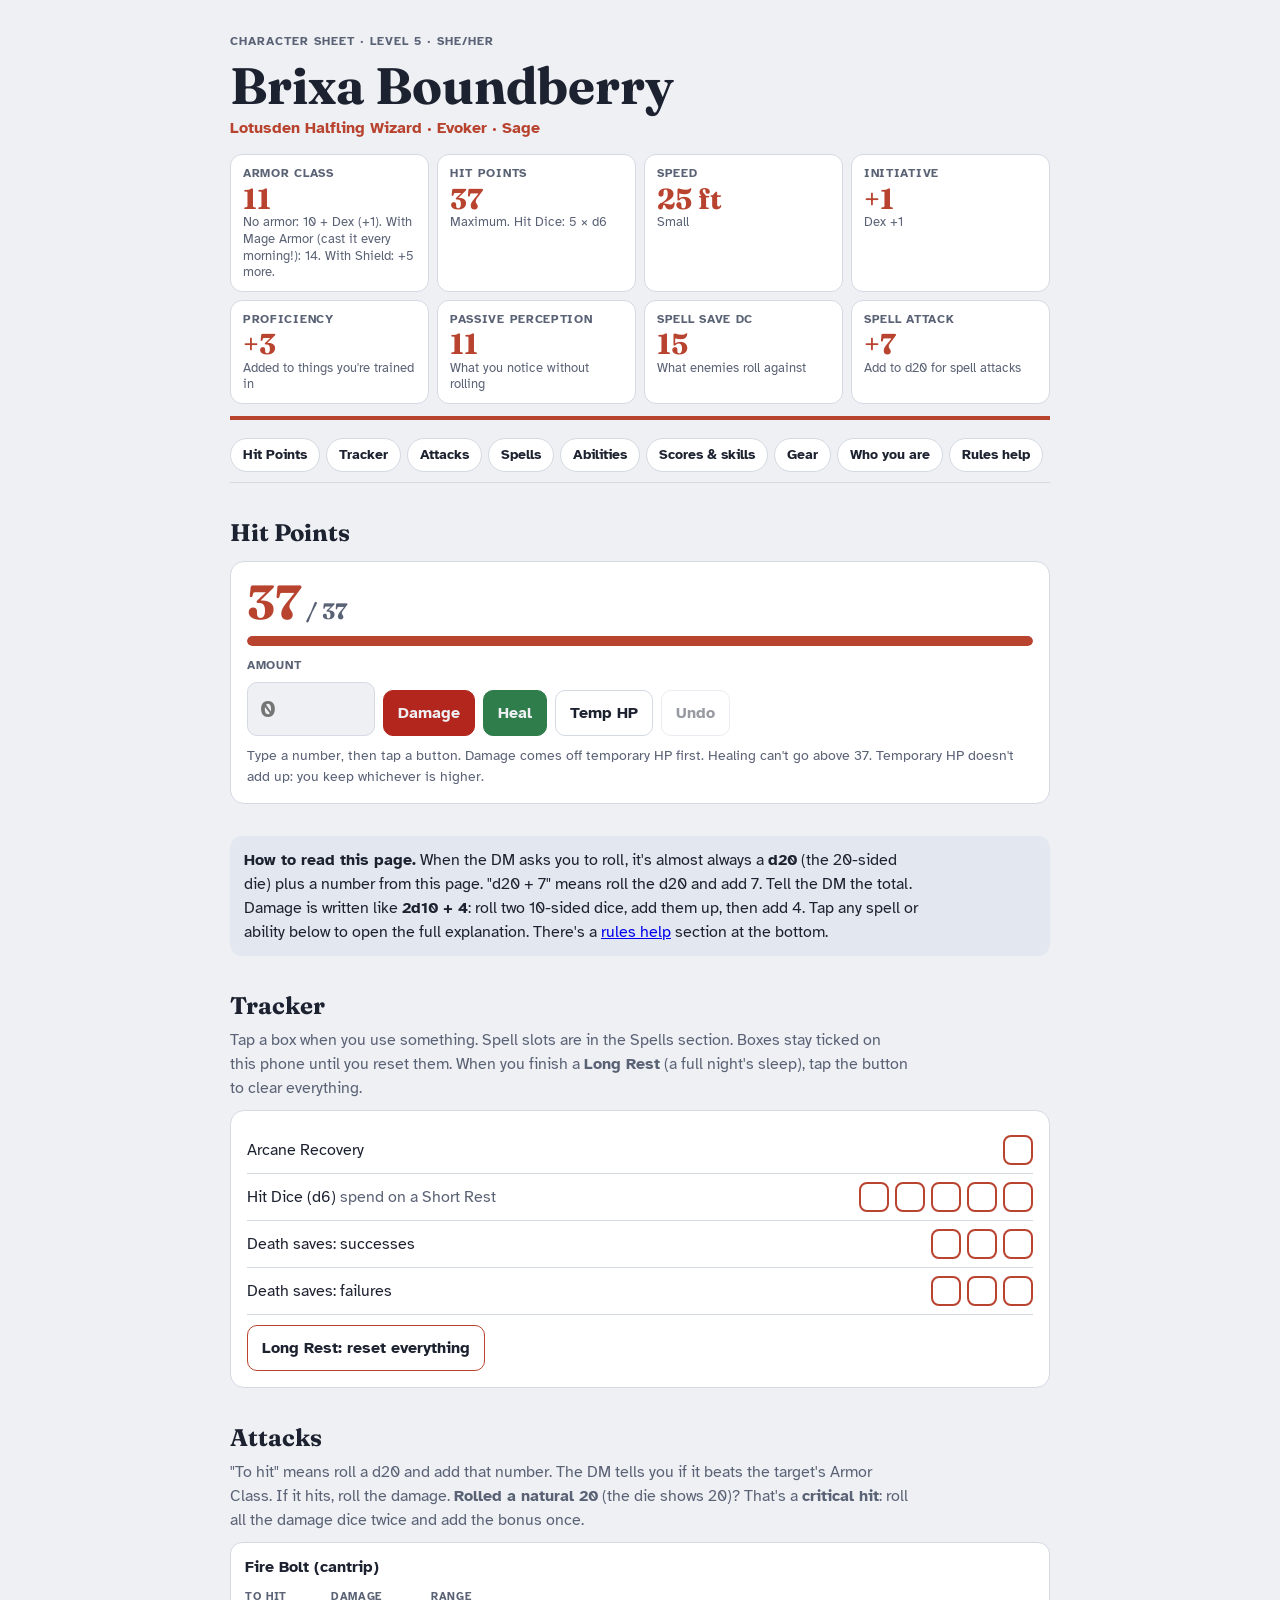
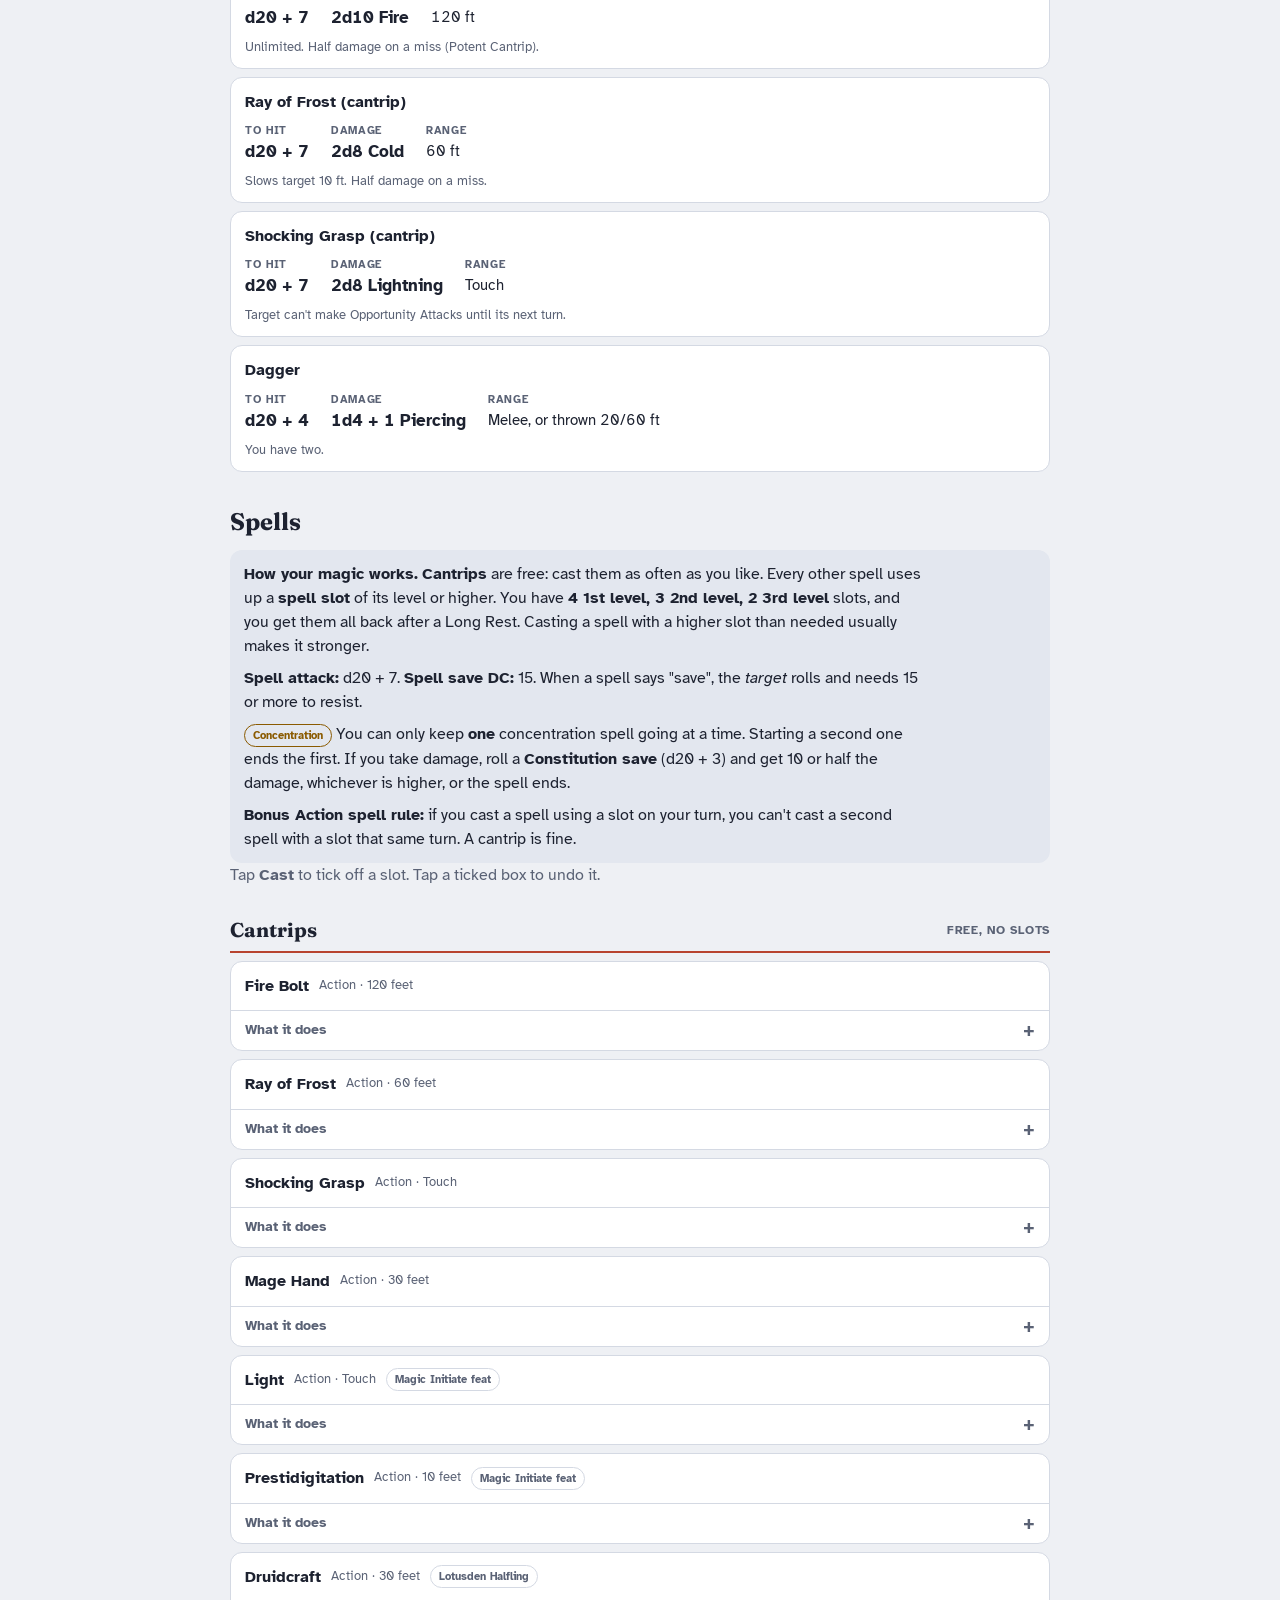
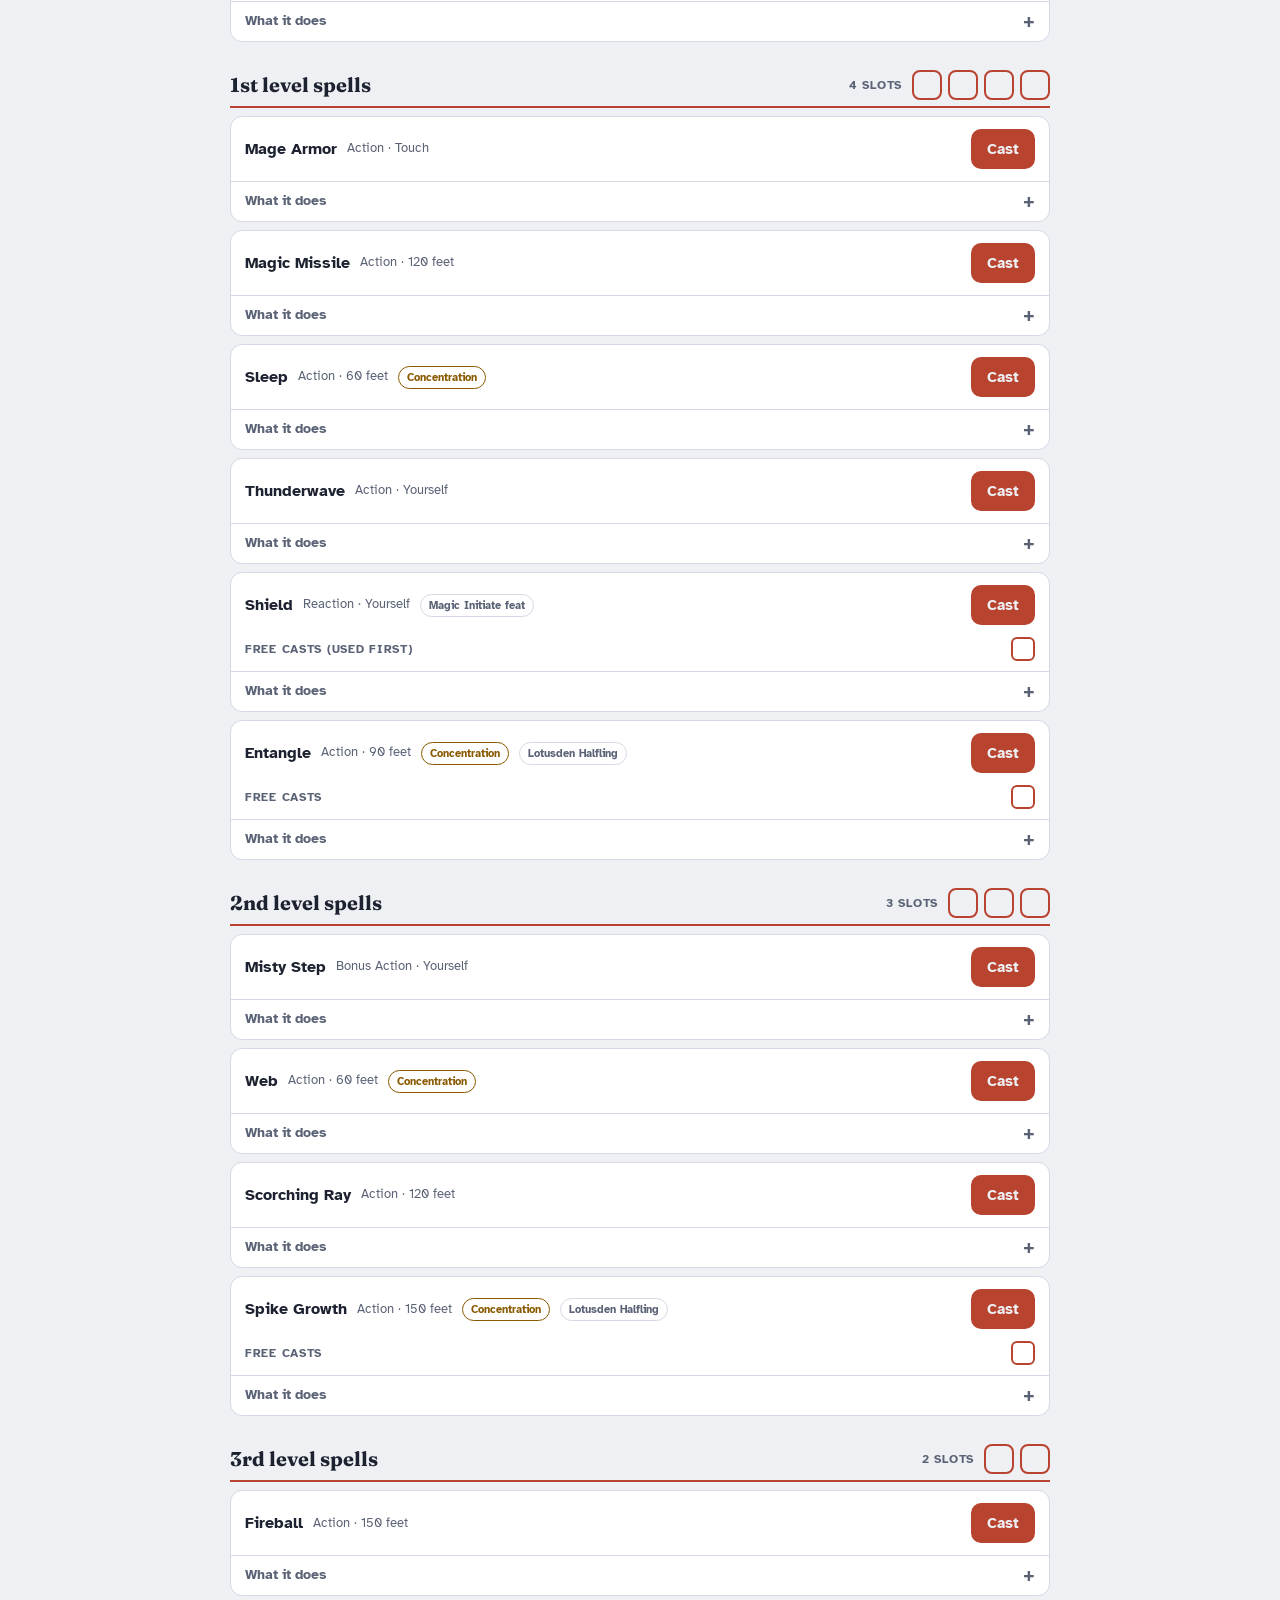
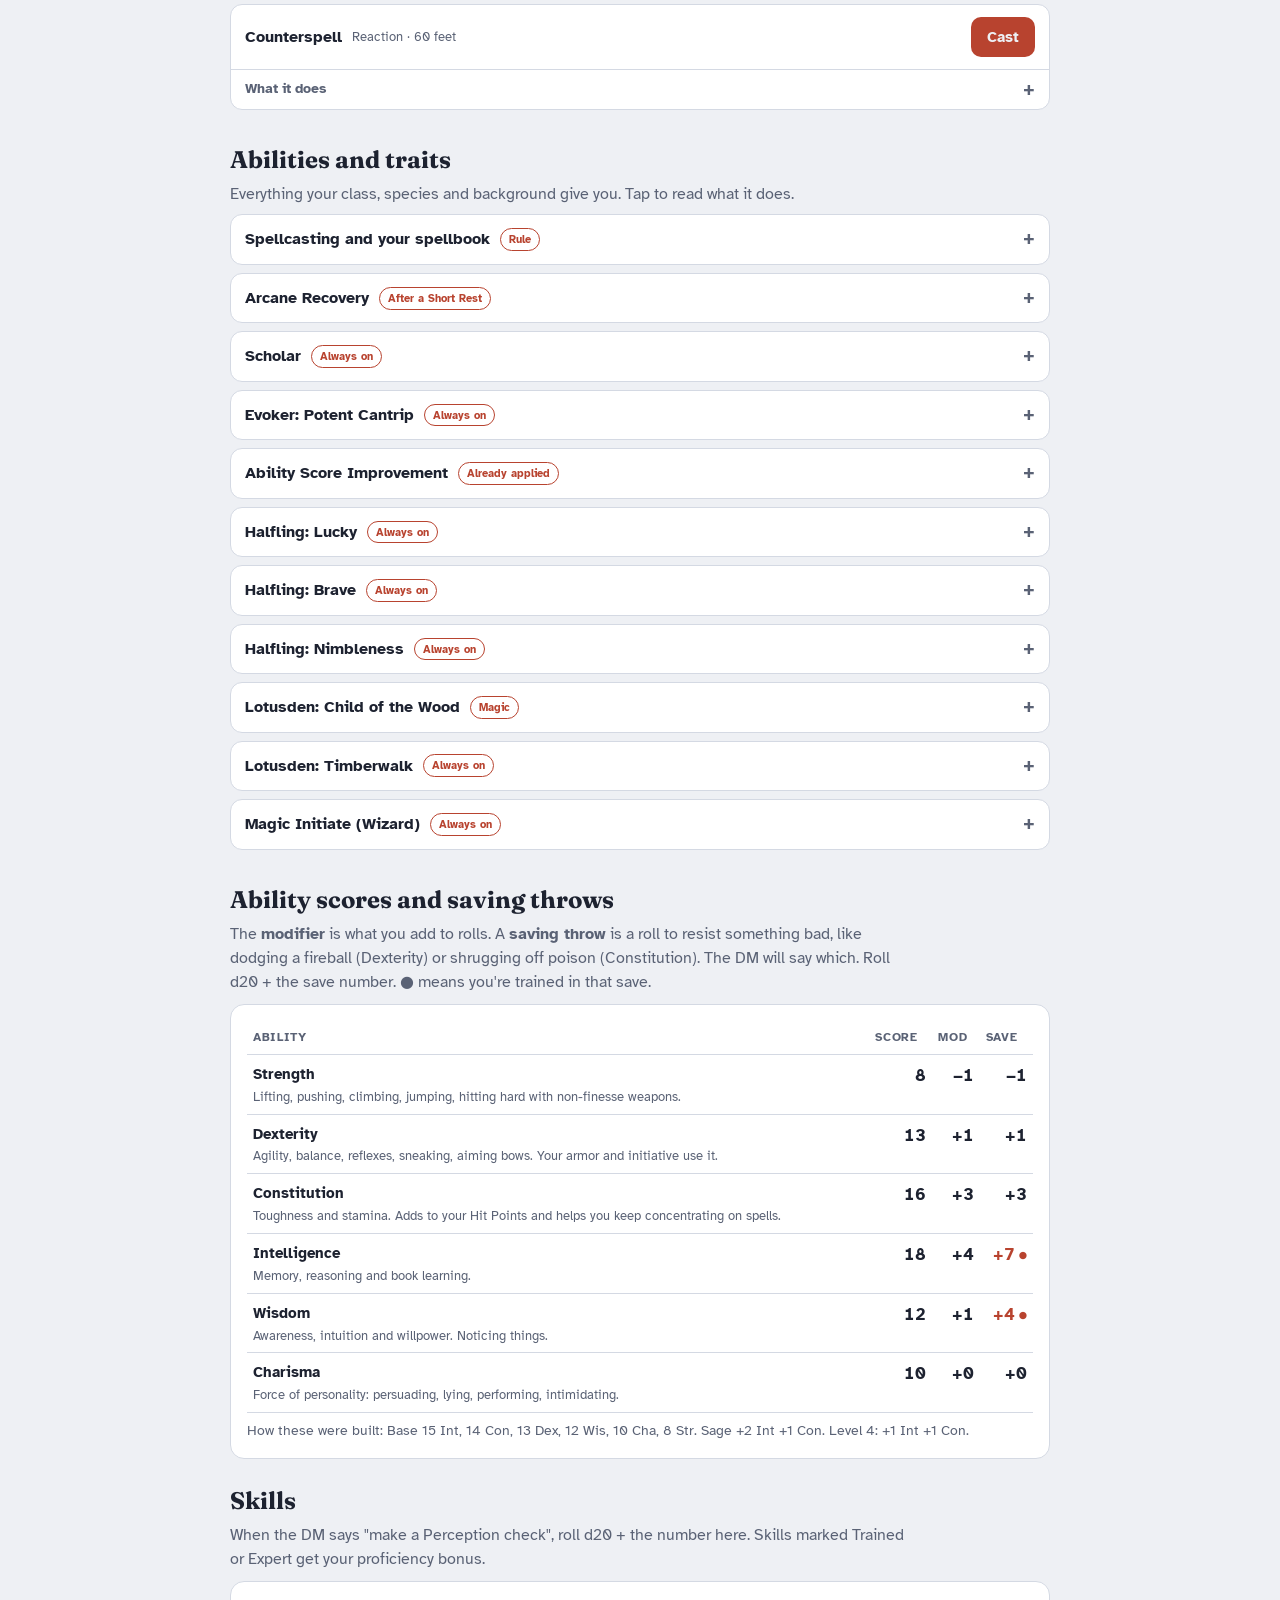
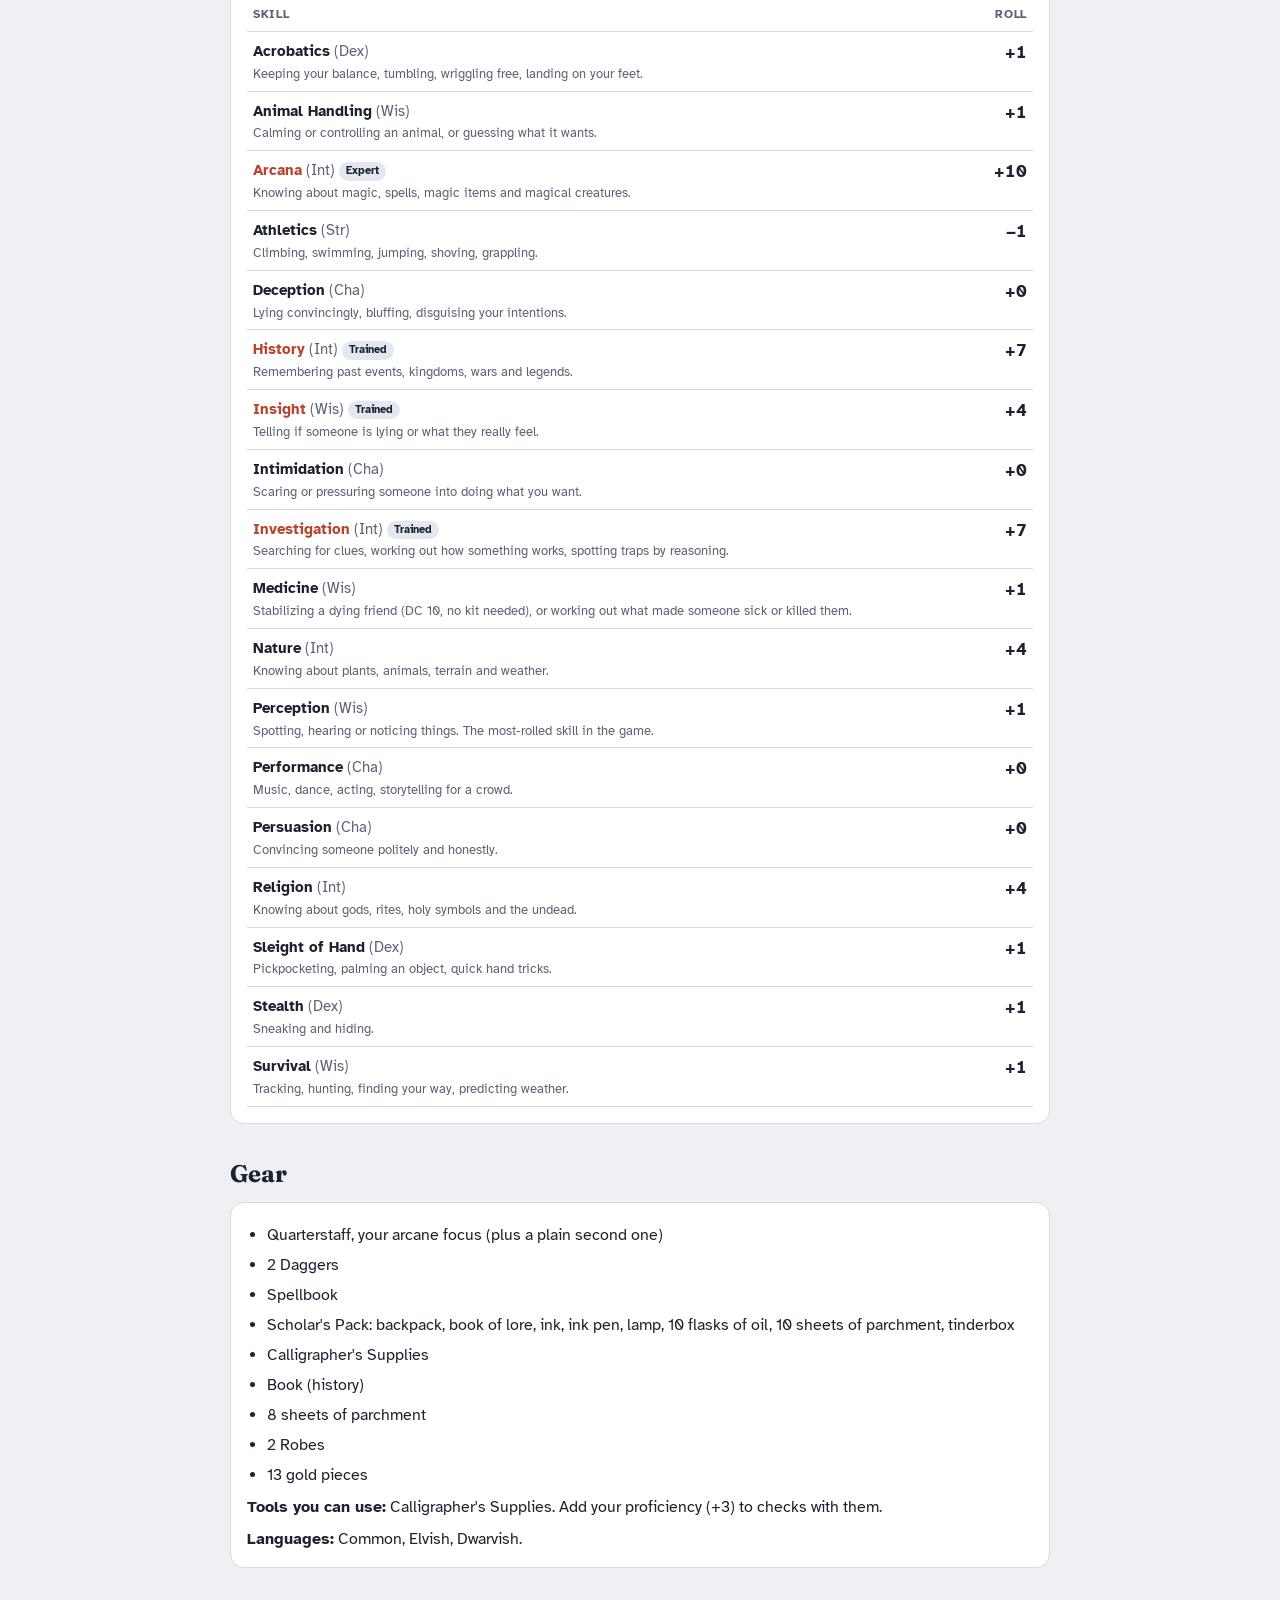
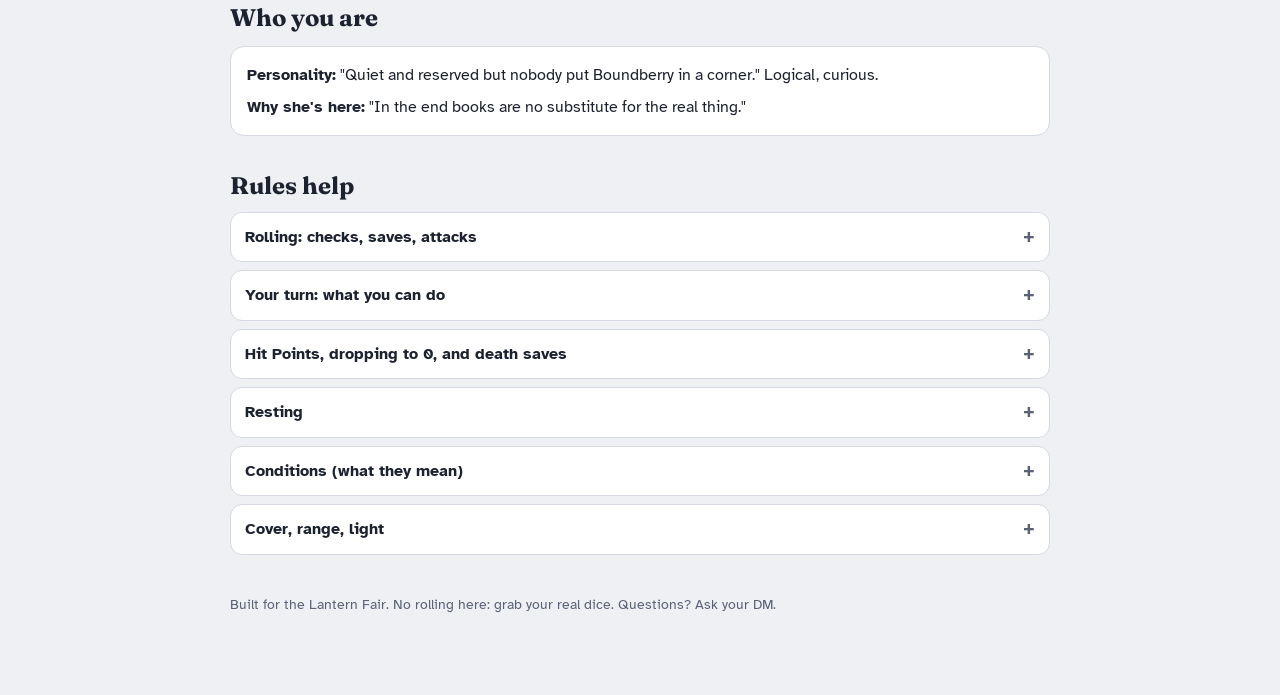
<file: brixa/index.html>
<!doctype html>
<html lang="en">
<head>
<meta charset="utf-8">
<meta name="viewport" content="width=device-width, initial-scale=1, viewport-fit=cover">
<meta name="robots" content="noindex, nofollow">
<link rel="icon" href="/favicon.svg">
<title>Brixa Boundberry · Character Sheet</title>
<meta name="claude:viewport-fit-sides" content="cover">
<link rel="stylesheet" href="https://fonts.googleapis.com/css2?family=Fraunces:opsz,wght,SOFT@9..144,400..800,50&family=Atkinson+Hyperlegible:wght@400;700&display=swap">
<style>
:root { --bg:#eef0f4; --panel:#fff; --fg:#1d2230; --muted:#5a6275; --line:#d4d9e3; --accent:#b8432f; --soft:#e3e7ef; --conc:#8a5a00; --down:#b3261e; --good:#2e7d4a; --display:"Fraunces",Georgia,serif; --body:"Atkinson Hyperlegible",system-ui,sans-serif; color-scheme: light; }
@media (prefers-color-scheme: dark) { :root:not([data-theme="light"]) { --bg:#161a26; --panel:#1f2434; --fg:#e9ebf2; --muted:#a2a9bb; --line:#343b4f; --down:#ff8a7a; --good:#7cc98f; --soft:#262b3c; --accent:#f07b66; --conc:#f0b44a; color-scheme: dark; } }
:root[data-theme="dark"] { --bg:#161a26; --panel:#1f2434; --fg:#e9ebf2; --muted:#a2a9bb; --line:#343b4f; --down:#ff8a7a; --good:#7cc98f; --soft:#262b3c; --accent:#f07b66; --conc:#f0b44a; color-scheme: dark; }
* { box-sizing: border-box; }
body { margin:0; background:var(--bg); color:var(--fg); font-family:var(--body); font-size:16px; line-height:1.5; padding-left: max(16px, env(safe-area-inset-left, 0px)); padding-right: max(16px, env(safe-area-inset-right, 0px)); padding-block: 0 80px; }
body::before { content:""; position:fixed; inset:0 0 auto; height: env(safe-area-inset-top, 0px); z-index:10; background: var(--bg); }
a:focus-visible, summary:focus-visible, button:focus-visible, input:focus-visible { outline: 3px solid var(--accent); outline-offset: 2px; border-radius: 8px; }
.wrap { max-width: 820px; margin: 0 auto; }
h1,h2,h3 { font-family:var(--display); margin:0; text-wrap:balance; }
h1 { font-size: clamp(2.2rem, 8vw, 3.2rem); line-height:1.05; }
h2 { font-size: 1.5rem; margin-bottom: 4px; }
h4 { margin: 0; font-size: 1rem; }
p { margin: 0 0 8px; } p:last-child { margin-bottom: 0; }
ul { margin: 4px 0 8px; padding-left: 20px; } li { margin-bottom: 6px; }
.muted { color: var(--muted); } .small { font-size: .85rem; }
header { padding: 32px 0 12px; border-bottom: 4px solid var(--accent); margin-bottom: 8px; }
.eyebrow { font-size:.78rem; letter-spacing:.08em; text-transform:uppercase; color:var(--muted); font-weight:700; }
.line { font-weight: 700; color: var(--accent); margin-top: 4px; }
nav { position: sticky; top: env(safe-area-inset-top, 0px); z-index: 5; background: var(--bg); display:flex; gap:6px; overflow-x:auto; padding: 10px 0; border-bottom: 1px solid var(--line); }
nav a { flex:none; font-size:.85rem; font-weight:700; color:var(--fg); text-decoration:none; padding:6px 12px; border-radius:999px; border:1px solid var(--line); background:var(--panel); }
section { margin-top: 32px; scroll-margin-top: 64px; }
.card { background:var(--panel); border:1px solid var(--line); border-radius:14px; padding:16px; margin-top:10px; }
.stats { display:grid; grid-template-columns: repeat(2, minmax(0, 1fr)); gap:8px; margin-top: 14px; }
@media (min-width: 640px) { .stats { grid-template-columns: repeat(4, minmax(0, 1fr)); } }
.stat { background:var(--panel); border:1px solid var(--line); border-radius:12px; padding:10px 12px; min-width:0; }
.stat .k { font-size:.72rem; letter-spacing:.06em; text-transform:uppercase; color:var(--muted); font-weight:700; }
.stat .v { font-family:var(--display); font-size:1.8rem; font-weight:700; line-height:1.1; color: var(--accent); font-variant-numeric: tabular-nums; }
.stat .n { font-size:.8rem; color:var(--muted); line-height:1.3; }
table { width:100%; border-collapse: collapse; font-size: .95rem; }
th, td { text-align:left; padding:8px 6px; border-bottom:1px solid var(--line); vertical-align: top; }
th { font-size:.72rem; letter-spacing:.06em; text-transform:uppercase; color:var(--muted); }
td.num { font-variant-numeric: tabular-nums; font-weight:700; white-space:nowrap; font-size:1.05rem; }
td.hi { color: var(--accent); }
.dot { font-size:.6rem; margin-left:4px; vertical-align: 2px; }
tr.prof td:first-child b { color: var(--accent); }
.use { font-size:.83rem; color:var(--muted); line-height:1.35; margin-top:2px; }
.scroll { overflow-x:auto; }
dl.turn { margin: 10px 0 0; display:grid; gap: 14px; }
.turn .tr { display:grid; gap: 2px; }
.turn dt { font-weight:700; color: var(--accent); }
.turn dd { margin:0; }
@media (min-width: 640px) { .turn .tr { grid-template-columns: 13rem 1fr; gap: 16px; } }
.atks { list-style:none; margin: 10px 0 0; padding:0; display:grid; gap:8px; }
.atk { background:var(--panel); border:1px solid var(--line); border-radius:12px; padding:12px 14px; display:grid; gap:8px; min-width:0; margin:0; }
.atk.add { background: var(--soft); border-style: dashed; }
.aname { font-family: var(--body); font-size: 1.02rem; margin:0; }
.kvs { display:flex; flex-wrap:wrap; gap: 6px 22px; }
.kv { display:grid; min-width:0; }
.kv .k { font-size:.7rem; letter-spacing:.06em; text-transform:uppercase; color:var(--muted); font-weight:700; }
.kv .v { font-weight:700; font-size:1.05rem; font-variant-numeric: tabular-nums; }
.kv .v.r { font-weight:400; font-size:.95rem; }
.atk .use { margin:0; }
.chip { display:inline-block; font-size:.68rem; font-weight:700; padding:1px 7px; border-radius:999px; background: var(--soft); color: var(--fg); vertical-align: 1px; }
th.numh { text-align:right; } td.num { text-align:right; }
.from { font-size:.85rem; color: var(--muted); }
.lvlgrp { margin-top: 18px; display:grid; gap: 8px; }
.lvlhead { display:flex; flex-wrap:wrap; justify-content:space-between; align-items:center; gap: 8px 16px; padding: 10px 0 6px; border-bottom: 2px solid var(--accent); }
h3.lvl { font-family: var(--display); font-size: 1.25rem; margin:0; }
.slotbox { display:flex; align-items:center; gap: 10px; flex-wrap: wrap; }
.fl { font-size:.75rem; letter-spacing:.06em; text-transform:uppercase; color:var(--muted); font-weight:700; }
.spell { background:var(--panel); border:1px solid var(--line); border-radius:12px; min-width:0; }
.spell > details { background: transparent; border:0; border-top: 1px solid var(--line); border-radius: 0 0 12px 12px; margin:0; }
.spell > details > summary { padding: 8px 14px; }
.more { font-size:.88rem; font-weight:700; color: var(--muted); }
.shead { display:grid; grid-template-columns: minmax(0,1fr) auto; gap: 10px; align-items:center; padding: 12px 14px; }
.freerow { display:flex; align-items:center; justify-content:space-between; gap:10px; flex-wrap:wrap; padding: 0 14px 10px; }
.box.sm span { width:24px; height:24px; border-radius:6px; }
button.cast { font: inherit; font-weight:700; font-size:.95rem; padding: 8px 16px; border-radius: 10px; border: 0; background: var(--accent); color: var(--bg); cursor:pointer; min-height: 40px; }
button.cast:active { transform: translateY(1px); }
.castmsg { margin:0; padding: 0 14px; font-size:.88rem; font-weight:700; color: var(--accent); }
.castmsg:empty { display:none; }
.castmsg:not(:empty) { padding-bottom: 10px; }
@media (prefers-reduced-motion: reduce) { button.cast:active { transform:none; } }
header > p, section > p, .callout p { max-width: 68ch; }
details { background:var(--panel); border:1px solid var(--line); border-radius:12px; margin-top:8px; }
summary { cursor:pointer; padding:12px 14px; display:grid; grid-template-columns: minmax(0, 1fr) auto; align-items:start; gap:10px; list-style:none; }
summary::-webkit-details-marker { display:none; }
summary .sh, .shead .sh { display:flex; flex-wrap:wrap; align-items:center; gap:4px 10px; min-width:0; }
summary::after { content:"+"; font-weight:700; color:var(--muted); font-size:1.2rem; line-height:1.2; }
details[open] summary::after { content:"−"; }
.sname { font-weight:700; font-size:1.02rem; }
.smeta { font-size:.82rem; color:var(--muted); }
.sbody { padding: 0 14px 14px; border-top: 1px solid var(--line); padding-top: 12px; }
.facts { display:grid; grid-template-columns: repeat(auto-fit, minmax(150px, 1fr)); gap:6px 14px; margin:0 0 10px; font-size:.88rem; }
.facts dt { font-size:.7rem; text-transform:uppercase; letter-spacing:.06em; color:var(--muted); font-weight:700; } .facts dd { margin:0; }
.roll { background: var(--soft); padding: 8px 12px; border-radius: 8px; }
.roll b { color: var(--accent); }
.pill { display:inline-block; font-size:.7rem; font-weight:700; padding:2px 8px; border-radius:999px; border:1px solid var(--line); color:var(--muted); }
.pill.conc { color: var(--conc); border-color: var(--conc); } .pill.rit { color: var(--accent); border-color: var(--accent); }
.pill.type { color: var(--accent); border-color: var(--accent); }
h4.lvl { margin-top: 18px; font-family: var(--display); font-size: 1.15rem; }
.callout { background: var(--soft); border-radius: 12px; padding: 12px 14px; margin-top: 10px; }
.forms { display:grid; grid-template-columns: repeat(auto-fit, minmax(230px,1fr)); gap:8px; margin-top:8px; }
.form { background:var(--panel); border:1px solid var(--line); border-radius:12px; padding:12px; font-size:.92rem; }
.form h4 { font-family: var(--display); font-size: 1.1rem; margin-bottom: 4px; }
.trk { display:flex; justify-content:space-between; align-items:center; gap:10px; padding:8px 0; border-bottom:1px solid var(--line); flex-wrap: wrap; }
.trk:last-child { border-bottom: 0; }
.boxes { display:flex; gap:6px; flex-wrap: wrap; }
.box input { position:absolute; opacity:0; width:1px; height:1px; }
.box span { display:block; width:30px; height:30px; border:2px solid var(--accent); border-radius:8px; cursor:pointer; }
.box input:checked + span { background: var(--accent); }
.box input:focus-visible + span { outline: 3px solid var(--fg); outline-offset: 2px; }
button.reset { font: inherit; font-weight:700; padding:10px 14px; border-radius:10px; border:1px solid var(--accent); background:var(--panel); color:var(--fg); cursor:pointer; margin-top:10px; }
.hpcard { display:grid; gap:10px; }
.hpnow { display:flex; align-items:baseline; gap: 8px 14px; flex-wrap: wrap; }
.hpbig { font-family: var(--display); font-size: 3rem; font-weight: 700; line-height: 1; font-variant-numeric: tabular-nums; color: var(--accent); }
.hpmax { font-size: 1.4rem; color: var(--muted); }
.hptemp { font-weight:700; padding: 2px 10px; border-radius: 999px; background: var(--soft); }
.hpbar { height: 10px; border-radius: 999px; background: var(--soft); overflow: hidden; }
.hpbar span { display:block; height:100%; width:100%; background: var(--accent); border-radius: 999px; transition: width .25s; }
.hpstate { margin:0; font-weight:700; }
.hpstate:empty { display:none; }
.hpstate.down { color: var(--down); }
.hpctl { display:grid; grid-template-columns: repeat(2, minmax(0,1fr)); gap: 8px; align-items:end; }
.hpctl .fl { grid-column: 1 / -1; }
.hpctl input { grid-column: 1 / -1; font: inherit; font-size:1.5rem; font-weight:700; padding:8px 12px; border-radius:10px; border:1px solid var(--line); background:var(--bg); color: var(--fg); min-width:0; }
@media (min-width: 640px) { .hpctl { grid-template-columns: 8rem repeat(4, auto); justify-content: start; } .hpctl .fl { grid-column: 1 / -1; } .hpctl input { grid-column: auto; } }
.hpbtn { font: inherit; font-weight:700; padding: 10px 14px; border-radius:10px; min-height: 44px; cursor:pointer; border: 1px solid var(--line); background: var(--panel); color: var(--fg); }
.hpbtn.dmg { background: var(--down); border-color: var(--down); color: var(--bg); }
.hpbtn.heal { background: var(--good); border-color: var(--good); color: var(--bg); }
.hpbtn:disabled { opacity: .45; cursor: default; }
@media (prefers-reduced-motion: reduce) { .hpbar span { transition: none; } }
footer { margin-top: 40px; color: var(--muted); font-size: .85rem; }
@media print { nav, button.reset { display:none; } details { break-inside: avoid; } details:not([open]) .sbody { display:block; } body { background:#fff; } }
</style>
</head>
<body>
<div class="wrap">
<header>
  <p class="eyebrow">Character sheet · Level 5 · she/her</p>
  <h1>Brixa Boundberry</h1>
  <p class="line">Lotusden Halfling Wizard · Evoker · Sage</p>
  <div class="stats">
    <div class="stat"><div class="k">Armor Class</div><div class="v">11</div><div class="n">No armor: 10 + Dex (+1). With Mage Armor (cast it every morning!): 14. With Shield: +5 more.</div></div>
    <div class="stat"><div class="k">Hit Points</div><div class="v">37</div><div class="n">Maximum. Hit Dice: 5 × d6</div></div>
    <div class="stat"><div class="k">Speed</div><div class="v">25 ft</div><div class="n">Small</div></div>
    <div class="stat"><div class="k">Initiative</div><div class="v">+1</div><div class="n">Dex +1</div></div>
    <div class="stat"><div class="k">Proficiency</div><div class="v">+3</div><div class="n">Added to things you're trained in</div></div>
    <div class="stat"><div class="k">Passive Perception</div><div class="v">11</div><div class="n">What you notice without rolling</div></div>
    <div class="stat"><div class="k">Spell Save DC</div><div class="v">15</div><div class="n">What enemies roll against</div></div>
    <div class="stat"><div class="k">Spell Attack</div><div class="v">+7</div><div class="n">Add to d20 for spell attacks</div></div>
  </div>
</header>
<nav aria-label="Jump to"><a href="#hp">Hit Points</a><a href="#track">Tracker</a><a href="#attacks">Attacks</a><a href="#spells">Spells</a><a href="#features">Abilities</a><a href="#scores">Scores &amp; skills</a><a href="#gear">Gear</a><a href="#you">Who you are</a><a href="#rules">Rules help</a></nav>

<section id="hp">
  <h2>Hit Points</h2>
  <div class="card hpcard">
    <div class="hpnow"><span class="hpbig"><span id="hpcur">37</span><span class="hpmax"> / 37</span></span><span class="hptemp" id="hptemp" hidden>+<span id="hptempn">0</span> temporary</span></div>
    <div class="hpbar" aria-hidden="true"><span id="hpfill"></span></div>
    <p class="hpstate" id="hpstate" role="status" aria-live="polite"></p>
    <div class="hpctl">
      <label for="hpamt" class="fl">Amount</label>
      <input id="hpamt" type="number" inputmode="numeric" min="0" placeholder="0">
      <button type="button" class="hpbtn dmg" data-act="dmg">Damage</button>
      <button type="button" class="hpbtn heal" data-act="heal">Heal</button>
      <button type="button" class="hpbtn tmp" data-act="tmp">Temp HP</button>
      <button type="button" class="hpbtn undo" id="hpundo" disabled>Undo</button>
    </div>
    <p class="muted small">Type a number, then tap a button. Damage comes off temporary HP first. Healing can't go above 37. Temporary HP doesn't add up: you keep whichever is higher.</p>
  </div>
</section>

<section id="how">
  <div class="callout">
    <p><b>How to read this page.</b> When the DM asks you to roll, it's almost always a <b>d20</b> (the 20-sided die) plus a number from this page. "d20 + 7" means roll the d20 and add 7. Tell the DM the total. Damage is written like <b>2d10 + 4</b>: roll two 10-sided dice, add them up, then add 4. Tap any spell or ability below to open the full explanation. There's a <a href="#rules">rules help</a> section at the bottom.</p>
  </div>
</section>


<section id="track">
  <h2>Tracker</h2>
  <p class="muted">Tap a box when you use something. Spell slots are in the Spells section. Boxes stay ticked on this phone until you reset them. When you finish a <b>Long Rest</b> (a full night's sleep), tap the button to clear everything.</p>
  <div class="card">
    <div class="trk"><span class="tl">Arcane Recovery</span><span class="boxes"><label class="box"><input type="checkbox" data-k="brixa:ar:0"><span></span></label></span></div><div class="trk"><span class="tl">Hit Dice (d6) <span class="muted">spend on a Short Rest</span></span><span class="boxes"><label class="box"><input type="checkbox" data-k="brixa:hd:0"><span></span></label><label class="box"><input type="checkbox" data-k="brixa:hd:1"><span></span></label><label class="box"><input type="checkbox" data-k="brixa:hd:2"><span></span></label><label class="box"><input type="checkbox" data-k="brixa:hd:3"><span></span></label><label class="box"><input type="checkbox" data-k="brixa:hd:4"><span></span></label></span></div>
    <div class="trk"><span class="tl">Death saves: successes</span><span class="boxes"><label class="box"><input type="checkbox" data-k="brixa:ds:0"><span></span></label><label class="box"><input type="checkbox" data-k="brixa:ds:1"><span></span></label><label class="box"><input type="checkbox" data-k="brixa:ds:2"><span></span></label></span></div><div class="trk"><span class="tl">Death saves: failures</span><span class="boxes"><label class="box"><input type="checkbox" data-k="brixa:df:0"><span></span></label><label class="box"><input type="checkbox" data-k="brixa:df:1"><span></span></label><label class="box"><input type="checkbox" data-k="brixa:df:2"><span></span></label></span></div>
    <button class="reset" type="button" id="reset">Long Rest: reset everything</button>
  </div>
</section>

<section id="attacks">
  <h2>Attacks</h2>
  <p class="muted">"To hit" means roll a d20 and add that number. The DM tells you if it beats the target's Armor Class. If it hits, roll the damage. <b>Rolled a natural 20</b> (the die shows 20)? That's a <b>critical hit</b>: roll all the damage dice twice and add the bonus once.</p>
  <ul class="atks"><li class="atk"><h3 class="aname">Fire Bolt (cantrip)</h3><div class="kvs"><div class="kv"><span class="k">To hit</span><span class="v">d20 + 7</span></div><div class="kv"><span class="k">Damage</span><span class="v">2d10 Fire</span></div><div class="kv"><span class="k">Range</span><span class="v r">120 ft</span></div></div><p class="use">Unlimited. Half damage on a miss (Potent Cantrip).</p></li><li class="atk"><h3 class="aname">Ray of Frost (cantrip)</h3><div class="kvs"><div class="kv"><span class="k">To hit</span><span class="v">d20 + 7</span></div><div class="kv"><span class="k">Damage</span><span class="v">2d8 Cold</span></div><div class="kv"><span class="k">Range</span><span class="v r">60 ft</span></div></div><p class="use">Slows target 10 ft. Half damage on a miss.</p></li><li class="atk"><h3 class="aname">Shocking Grasp (cantrip)</h3><div class="kvs"><div class="kv"><span class="k">To hit</span><span class="v">d20 + 7</span></div><div class="kv"><span class="k">Damage</span><span class="v">2d8 Lightning</span></div><div class="kv"><span class="k">Range</span><span class="v r">Touch</span></div></div><p class="use">Target can't make Opportunity Attacks until its next turn.</p></li><li class="atk"><h3 class="aname">Dagger</h3><div class="kvs"><div class="kv"><span class="k">To hit</span><span class="v">d20 + 4</span></div><div class="kv"><span class="k">Damage</span><span class="v">1d4 + 1 Piercing</span></div><div class="kv"><span class="k">Range</span><span class="v r">Melee, or thrown 20/60 ft</span></div></div><p class="use">You have two.</p></li></ul>
</section>

<section id="spells">
  <h2>Spells</h2>
  <div class="callout">
    <p><b>How your magic works.</b> <b>Cantrips</b> are free: cast them as often as you like. Every other spell uses up a <b>spell slot</b> of its level or higher. You have <b>4 1st level, 3 2nd level, 2 3rd level</b> slots, and you get them all back after a Long Rest. Casting a spell with a higher slot than needed usually makes it stronger.</p>
    <p><b>Spell attack:</b> d20 + 7. <b>Spell save DC:</b> 15. When a spell says "save", the <i>target</i> rolls and needs 15 or more to resist.</p>
    <p><span class="pill conc">Concentration</span> You can only keep <b>one</b> concentration spell going at a time. Starting a second one ends the first. If you take damage, roll a <b>Constitution save</b> (d20 + 3) and get 10 or half the damage, whichever is higher, or the spell ends.</p>
    <p><b>Bonus Action spell rule:</b> if you cast a spell using a slot on your turn, you can't cast a second spell with a slot that same turn. A cantrip is fine.</p>
  </div>
  <p class="muted">Tap <b>Cast</b> to tick off a slot. Tap a ticked box to undo it.</p>
  <div class="lvlgrp"><div class="lvlhead"><h3 class="lvl">Cantrips</h3><span class="fl">Free, no slots</span></div><div class="spell">
<div class="shead"><div class="sh"><span class="sname">Fire Bolt</span><span class="smeta">Action · 120 feet</span></div></div>
<p class="castmsg" role="status" aria-live="polite"></p>
<details><summary><span class="sh"><span class="more">What it does</span></span></summary>
<div class="sbody">
<dl class="facts"><div><dt>Casting time</dt><dd>Action</dd></div><div><dt>Range</dt><dd>120 feet</dd></div><div><dt>Lasts</dt><dd>Instant</dd></div></dl>
<p>Hurl a bolt of fire at a creature or object. A flammable object that nobody is wearing or carrying catches fire.</p>
<p class="roll"><b>What to roll:</b> To hit: d20 + 7 (spell attack). Damage: 2d10 Fire.</p>

</div></details></div><div class="spell">
<div class="shead"><div class="sh"><span class="sname">Ray of Frost</span><span class="smeta">Action · 60 feet</span></div></div>
<p class="castmsg" role="status" aria-live="polite"></p>
<details><summary><span class="sh"><span class="more">What it does</span></span></summary>
<div class="sbody">
<dl class="facts"><div><dt>Casting time</dt><dd>Action</dd></div><div><dt>Range</dt><dd>60 feet</dd></div><div><dt>Lasts</dt><dd>Instant</dd></div></dl>
<p>A frigid beam. If it hits, the target's speed drops by 10 feet until the start of your next turn, which makes it harder for it to chase you.</p>
<p class="roll"><b>What to roll:</b> To hit: d20 + 7 (spell attack). Damage: 2d8 Cold.</p>

</div></details></div><div class="spell">
<div class="shead"><div class="sh"><span class="sname">Shocking Grasp</span><span class="smeta">Action · Touch</span></div></div>
<p class="castmsg" role="status" aria-live="polite"></p>
<details><summary><span class="sh"><span class="more">What it does</span></span></summary>
<div class="sbody">
<dl class="facts"><div><dt>Casting time</dt><dd>Action</dd></div><div><dt>Range</dt><dd>Touch</dd></div><div><dt>Lasts</dt><dd>Instant</dd></div></dl>
<p>Lightning jumps from your hand to a creature next to you. If it hits, the creature can't make Opportunity Attacks until the start of its next turn. That means you can walk away without it getting a free swing at you.</p>
<p class="roll"><b>What to roll:</b> To hit: d20 + 7 (melee spell attack). Damage: 2d8 Lightning.</p>

</div></details></div><div class="spell">
<div class="shead"><div class="sh"><span class="sname">Mage Hand</span><span class="smeta">Action · 30 feet</span></div></div>
<p class="castmsg" role="status" aria-live="polite"></p>
<details><summary><span class="sh"><span class="more">What it does</span></span></summary>
<div class="sbody">
<dl class="facts"><div><dt>Casting time</dt><dd>Action</dd></div><div><dt>Range</dt><dd>30 feet</dd></div><div><dt>Lasts</dt><dd>1 minute</dd></div></dl>
<p>A floating, see-through hand appears. Casting it lets you use the hand right away, and on later turns you take the Magic action to use it again. It can pick up or move an object up to 10 pounds, open an unlocked door or container, take something out of an open container, or pour out a vial. You can move it up to 30 feet each time you use it. It cannot attack, use magic items, or go more than 30 feet from you.</p>
<p class="roll"><b>What to roll:</b> Nothing to roll. Your DM may ask for a check for something delicate.</p>

</div></details></div><div class="spell">
<div class="shead"><div class="sh"><span class="sname">Light</span><span class="smeta">Action · Touch</span><span class="pill src">Magic Initiate feat</span></div></div>
<p class="castmsg" role="status" aria-live="polite"></p>
<details><summary><span class="sh"><span class="more">What it does</span></span></summary>
<div class="sbody"><p class="from"><b>Where it comes from:</b> Magic Initiate feat</p>
<dl class="facts"><div><dt>Casting time</dt><dd>Action</dd></div><div><dt>Range</dt><dd>Touch</dd></div><div><dt>Lasts</dt><dd>1 hour</dd></div></dl>
<p>Touch an object (Large or smaller) that nobody else is wearing or carrying. It shines bright light for 20 feet and dim light for 20 more, in any color you like. Covering it blocks the light. Casting it again ends the first one.</p>
<p class="roll"><b>What to roll:</b> Nothing to roll.</p>

</div></details></div><div class="spell">
<div class="shead"><div class="sh"><span class="sname">Prestidigitation</span><span class="smeta">Action · 10 feet</span><span class="pill src">Magic Initiate feat</span></div></div>
<p class="castmsg" role="status" aria-live="polite"></p>
<details><summary><span class="sh"><span class="more">What it does</span></span></summary>
<div class="sbody"><p class="from"><b>Where it comes from:</b> Magic Initiate feat</p>
<dl class="facts"><div><dt>Casting time</dt><dd>Action</dd></div><div><dt>Range</dt><dd>10 feet</dd></div><div><dt>Lasts</dt><dd>Up to 1 hour</dd></div></dl>
<p>Little magic tricks: a harmless sparkle, puff of wind, faint music or odd smell; light or snuff a candle; clean or dirty an object; chill, warm or flavor food; make a colored mark or symbol appear on something for an hour; or make a small, fake trinket appear in your hand until the end of your next turn. You can have up to three going at once.</p>
<p class="roll"><b>What to roll:</b> Nothing to roll.</p>

</div></details></div><div class="spell">
<div class="shead"><div class="sh"><span class="sname">Druidcraft</span><span class="smeta">Action · 30 feet</span><span class="pill src">Lotusden Halfling</span></div></div>
<p class="castmsg" role="status" aria-live="polite"></p>
<details><summary><span class="sh"><span class="more">What it does</span></span></summary>
<div class="sbody"><p class="from"><b>Where it comes from:</b> Lotusden Halfling (uses Wisdom)</p>
<dl class="facts"><div><dt>Casting time</dt><dd>Action</dd></div><div><dt>Range</dt><dd>30 feet</dd></div><div><dt>Lasts</dt><dd>Instant</dd></div></dl>
<p>Small nature tricks with no combat use: predict the weather for the next 24 hours, make a flower bloom or a seed sprout, make a harmless sensory effect like falling leaves or a puff of wind, or light or snuff out a candle or small campfire.</p>
<p class="roll"><b>What to roll:</b> Nothing to roll.</p>

</div></details></div></div>
  <div class="lvlgrp" data-level="1"><div class="lvlhead"><h3 class="lvl">1st level spells</h3><div class="slotbox"><span class="fl">4 slots</span><span class="boxes"><label class="box"><input type="checkbox" data-k="brixa:slot1:0" aria-label="slot1 1"><span></span></label><label class="box"><input type="checkbox" data-k="brixa:slot1:1" aria-label="slot1 2"><span></span></label><label class="box"><input type="checkbox" data-k="brixa:slot1:2" aria-label="slot1 3"><span></span></label><label class="box"><input type="checkbox" data-k="brixa:slot1:3" aria-label="slot1 4"><span></span></label></span></div></div><div class="spell">
<div class="shead"><div class="sh"><span class="sname">Mage Armor</span><span class="smeta">Action · Touch</span></div><button type="button" class="cast" data-level="1">Cast</button></div>
<p class="castmsg" role="status" aria-live="polite"></p>
<details><summary><span class="sh"><span class="more">What it does</span></span></summary>
<div class="sbody">
<dl class="facts"><div><dt>Casting time</dt><dd>Action</dd></div><div><dt>Range</dt><dd>Touch</dd></div><div><dt>Lasts</dt><dd>8 hours</dd></div></dl>
<p>Touch someone who isn't wearing armor. A protective magical force surrounds them. Their Armor Class becomes 13 + their Dexterity modifier for 8 hours.</p>
<p class="roll"><b>What to roll:</b> Nothing to roll. Your AC becomes 14.</p>

</div></details></div><div class="spell">
<div class="shead"><div class="sh"><span class="sname">Magic Missile</span><span class="smeta">Action · 120 feet</span></div><button type="button" class="cast" data-level="1">Cast</button></div>
<p class="castmsg" role="status" aria-live="polite"></p>
<details><summary><span class="sh"><span class="more">What it does</span></span></summary>
<div class="sbody">
<dl class="facts"><div><dt>Casting time</dt><dd>Action</dd></div><div><dt>Range</dt><dd>120 feet</dd></div><div><dt>Lasts</dt><dd>Instant</dd></div></dl>
<p>Three glowing darts fly out and ALWAYS hit, with no attack roll. Send all three at one creature or split them however you like.</p>
<p class="roll"><b>What to roll:</b> Each dart does 1d4 + 1 Force damage. Three darts: roll 3d4 and add 3 if they all go to one target.</p>
<p class="muted"><b>With a higher slot:</b> One extra dart for each slot level above 1.</p>
</div></details></div><div class="spell">
<div class="shead"><div class="sh"><span class="sname">Sleep</span><span class="smeta">Action · 60 feet</span><span class="pill conc">Concentration</span></div><button type="button" class="cast" data-level="1">Cast</button></div>
<p class="castmsg" role="status" aria-live="polite"></p>
<details><summary><span class="sh"><span class="more">What it does</span></span></summary>
<div class="sbody">
<dl class="facts"><div><dt>Casting time</dt><dd>Action</dd></div><div><dt>Range</dt><dd>60 feet</dd></div><div><dt>Lasts</dt><dd>1 minute (concentration)</dd></div></dl>
<p>Pick creatures in a 5-foot-radius sphere (a 10-foot circle). Each one makes a Wisdom save. If it fails, it is Incapacitated (can't do anything) until the end of its next turn, and then it must save again. If it fails the second time, it falls Unconscious for the rest of the minute. Taking damage, or someone using an action to shake it, wakes it. Elves and things that never sleep aren't affected.</p>
<p class="roll"><b>What to roll:</b> Each creature rolls a Wisdom save against DC 15, then again at the end of its next turn.</p>

</div></details></div><div class="spell">
<div class="shead"><div class="sh"><span class="sname">Thunderwave</span><span class="smeta">Action · Yourself</span></div><button type="button" class="cast" data-level="1">Cast</button></div>
<p class="castmsg" role="status" aria-live="polite"></p>
<details><summary><span class="sh"><span class="more">What it does</span></span></summary>
<div class="sbody">
<dl class="facts"><div><dt>Casting time</dt><dd>Action</dd></div><div><dt>Range</dt><dd>Yourself, in a 15-foot cube</dd></div><div><dt>Lasts</dt><dd>Instant</dd></div></dl>
<p>A wave of thunder bursts out from you in a 15-foot cube. Each creature in it makes a Constitution save. If it fails, it takes damage and is pushed 10 feet away from you. If it succeeds, it takes half damage and isn't pushed. Loose objects get pushed too. It is LOUD: anyone within 300 feet hears it.</p>
<p class="roll"><b>What to roll:</b> Each creature rolls a Constitution save against DC 15. Fail: 2d8 Thunder damage and pushed 10 feet. Success: half damage.</p>
<p class="muted"><b>With a higher slot:</b> +1d8 damage for each slot level above 1.</p>
</div></details></div><div class="spell">
<div class="shead"><div class="sh"><span class="sname">Shield</span><span class="smeta">Reaction · Yourself</span><span class="pill src">Magic Initiate feat</span></div><button type="button" class="cast" data-level="1" data-free="mi">Cast</button></div>
<div class="freerow"><span class="fl">Free casts (used first)</span><span class="boxes"><label class="box sm"><input type="checkbox" data-k="brixa:mi:0" aria-label="mi 1"><span></span></label></span></div><p class="castmsg" role="status" aria-live="polite"></p>
<details><summary><span class="sh"><span class="more">What it does</span></span></summary>
<div class="sbody"><p class="from"><b>Where it comes from:</b> Magic Initiate feat: cast once free per Long Rest</p>
<dl class="facts"><div><dt>Casting time</dt><dd>Reaction, which you take when an attack roll hits you or you are targeted by Magic Missile</dd></div><div><dt>Range</dt><dd>Yourself</dd></div><div><dt>Lasts</dt><dd>Until the start of your next turn</dd></div></dl>
<p>An invisible barrier pops up. You get +5 to your Armor Class until the start of your next turn, and that counts against the attack that triggered it. So if the DM says "a 16 hits you", you can cast Shield and suddenly it misses. You also take no damage from Magic Missile. You cast it after you learn the attack hits.</p>
<p class="roll"><b>What to roll:</b> Nothing to roll. Add 5 to your AC.</p>

</div></details></div><div class="spell">
<div class="shead"><div class="sh"><span class="sname">Entangle</span><span class="smeta">Action · 90 feet</span><span class="pill conc">Concentration</span><span class="pill src">Lotusden Halfling</span></div><button type="button" class="cast" data-level="1" data-free="ent" data-freeonly="1">Cast</button></div>
<div class="freerow"><span class="fl">Free casts</span><span class="boxes"><label class="box sm"><input type="checkbox" data-k="brixa:ent:0" aria-label="ent 1"><span></span></label></span></div><p class="castmsg" role="status" aria-live="polite"></p>
<details><summary><span class="sh"><span class="more">What it does</span></span></summary>
<div class="sbody"><p class="from"><b>Where it comes from:</b> Lotusden Halfling: once free per Long Rest. Uses Wisdom, so the DC is 12</p>
<dl class="facts"><div><dt>Casting time</dt><dd>Action</dd></div><div><dt>Range</dt><dd>90 feet</dd></div><div><dt>Lasts</dt><dd>1 minute (concentration)</dd></div></dl>
<p>Grasping plants fill a 20-foot square on the ground. The area becomes Difficult Terrain (every foot of movement costs 2 feet). Every creature in the area when the plants appear (except you) makes a Strength saving throw. On a fail it is Restrained: speed 0, attacks against it have advantage, and its own attacks have disadvantage. A Restrained creature can use its action to try to tear free with a Strength (Athletics) check against your DC. Allies in the area are affected too.</p>
<p class="roll"><b>What to roll:</b> Each creature rolls a Strength save against DC 12. To escape later: Strength (Athletics) check against DC 12.</p>

</div></details></div></div><div class="lvlgrp" data-level="2"><div class="lvlhead"><h3 class="lvl">2nd level spells</h3><div class="slotbox"><span class="fl">3 slots</span><span class="boxes"><label class="box"><input type="checkbox" data-k="brixa:slot2:0" aria-label="slot2 1"><span></span></label><label class="box"><input type="checkbox" data-k="brixa:slot2:1" aria-label="slot2 2"><span></span></label><label class="box"><input type="checkbox" data-k="brixa:slot2:2" aria-label="slot2 3"><span></span></label></span></div></div><div class="spell">
<div class="shead"><div class="sh"><span class="sname">Misty Step</span><span class="smeta">Bonus Action · Yourself</span></div><button type="button" class="cast" data-level="2">Cast</button></div>
<p class="castmsg" role="status" aria-live="polite"></p>
<details><summary><span class="sh"><span class="more">What it does</span></span></summary>
<div class="sbody">
<dl class="facts"><div><dt>Casting time</dt><dd>Bonus Action</dd></div><div><dt>Range</dt><dd>Yourself</dd></div><div><dt>Lasts</dt><dd>Instant</dd></div></dl>
<p>In a puff of silvery mist you teleport up to 30 feet to a spot you can see.</p>
<p class="roll"><b>What to roll:</b> Nothing to roll.</p>

</div></details></div><div class="spell">
<div class="shead"><div class="sh"><span class="sname">Web</span><span class="smeta">Action · 60 feet</span><span class="pill conc">Concentration</span></div><button type="button" class="cast" data-level="2">Cast</button></div>
<p class="castmsg" role="status" aria-live="polite"></p>
<details><summary><span class="sh"><span class="more">What it does</span></span></summary>
<div class="sbody">
<dl class="facts"><div><dt>Casting time</dt><dd>Action</dd></div><div><dt>Range</dt><dd>60 feet</dd></div><div><dt>Lasts</dt><dd>1 hour (concentration)</dd></div></dl>
<p>Thick sticky webs fill a 20-foot cube. They must be stretched between two solid things (walls, trees) or laid across a floor, wall or ceiling. If not, they collapse and the spell ends at the start of your next turn. The area is Difficult Terrain and partly hides things. The first time a creature enters the webs on a turn, or when it starts its turn there, it makes a Dexterity save. If it fails, it is Restrained (speed 0, attacks against it have advantage, its attacks have disadvantage) while it stays in the web. It can use its action to try to break free with a Strength (Athletics) check. The webs burn: fire burns away a 5-foot cube of web, hurting anyone stuck there.</p>
<p class="roll"><b>What to roll:</b> Dexterity save against DC 15. To escape: Strength (Athletics) check against DC 15. Burning web: 2d4 Fire damage.</p>

</div></details></div><div class="spell">
<div class="shead"><div class="sh"><span class="sname">Scorching Ray</span><span class="smeta">Action · 120 feet</span></div><button type="button" class="cast" data-level="2">Cast</button></div>
<p class="castmsg" role="status" aria-live="polite"></p>
<details><summary><span class="sh"><span class="more">What it does</span></span></summary>
<div class="sbody">
<dl class="facts"><div><dt>Casting time</dt><dd>Action</dd></div><div><dt>Range</dt><dd>120 feet</dd></div><div><dt>Lasts</dt><dd>Instant</dd></div></dl>
<p>You shoot three rays of fire. They can hit one target or several. Make a separate attack roll for each ray.</p>
<p class="roll"><b>What to roll:</b> Each ray: to hit d20 + 7, damage 2d6 Fire. Roll each ray separately.</p>
<p class="muted"><b>With a higher slot:</b> One extra ray for each slot level above 2.</p>
</div></details></div><div class="spell">
<div class="shead"><div class="sh"><span class="sname">Spike Growth</span><span class="smeta">Action · 150 feet</span><span class="pill conc">Concentration</span><span class="pill src">Lotusden Halfling</span></div><button type="button" class="cast" data-level="2" data-free="spk" data-freeonly="1">Cast</button></div>
<div class="freerow"><span class="fl">Free casts</span><span class="boxes"><label class="box sm"><input type="checkbox" data-k="brixa:spk:0" aria-label="spk 1"><span></span></label></span></div><p class="castmsg" role="status" aria-live="polite"></p>
<details><summary><span class="sh"><span class="more">What it does</span></span></summary>
<div class="sbody"><p class="from"><b>Where it comes from:</b> Lotusden Halfling: once free per Long Rest (uses Wisdom)</p>
<dl class="facts"><div><dt>Casting time</dt><dd>Action</dd></div><div><dt>Range</dt><dd>150 feet</dd></div><div><dt>Lasts</dt><dd>10 minutes (concentration)</dd></div></dl>
<p>The ground in a 20-foot-radius circle sprouts hidden thorns. It is Difficult Terrain, and a creature takes damage for every 5 feet it moves through it. Creatures who didn't see you cast it may not notice the thorns.</p>
<p class="roll"><b>What to roll:</b> Each creature takes 2d4 Piercing damage for every 5 feet it moves in the area. No save.</p>

</div></details></div></div><div class="lvlgrp" data-level="3"><div class="lvlhead"><h3 class="lvl">3rd level spells</h3><div class="slotbox"><span class="fl">2 slots</span><span class="boxes"><label class="box"><input type="checkbox" data-k="brixa:slot3:0" aria-label="slot3 1"><span></span></label><label class="box"><input type="checkbox" data-k="brixa:slot3:1" aria-label="slot3 2"><span></span></label></span></div></div><div class="spell">
<div class="shead"><div class="sh"><span class="sname">Fireball</span><span class="smeta">Action · 150 feet</span></div><button type="button" class="cast" data-level="3">Cast</button></div>
<p class="castmsg" role="status" aria-live="polite"></p>
<details><summary><span class="sh"><span class="more">What it does</span></span></summary>
<div class="sbody">
<dl class="facts"><div><dt>Casting time</dt><dd>Action</dd></div><div><dt>Range</dt><dd>150 feet</dd></div><div><dt>Lasts</dt><dd>Instant</dd></div></dl>
<p>A bright streak flashes to a point you pick and explodes in a 20-foot-radius ball of fire (that's a 40-foot-wide circle). Every creature in it, friend or foe, makes a Dexterity save. It sets unattended flammable things on fire.</p>
<p class="roll"><b>What to roll:</b> Each creature rolls a Dexterity save against DC 15. Fail: 8d6 Fire damage. Success: half that.</p>
<p class="muted"><b>With a higher slot:</b> +1d6 damage for each slot level above 3.</p>
</div></details></div><div class="spell">
<div class="shead"><div class="sh"><span class="sname">Counterspell</span><span class="smeta">Reaction · 60 feet</span></div><button type="button" class="cast" data-level="3">Cast</button></div>
<p class="castmsg" role="status" aria-live="polite"></p>
<details><summary><span class="sh"><span class="more">What it does</span></span></summary>
<div class="sbody">
<dl class="facts"><div><dt>Casting time</dt><dd>Reaction, which you take when you see a creature within 60 feet casting a spell</dd></div><div><dt>Range</dt><dd>60 feet</dd></div><div><dt>Lasts</dt><dd>Instant</dd></div></dl>
<p>You try to stop an enemy's spell as it's being cast. The caster makes a Constitution save. If it fails, its spell fizzles and does nothing. It doesn't lose the spell slot, but it loses its action.</p>
<p class="roll"><b>What to roll:</b> The caster rolls a Constitution save against DC 15.</p>

</div></details></div></div>
</section>

<section id="features">
  <h2>Abilities and traits</h2>
  <p class="muted">Everything your class, species and background give you. Tap to read what it does.</p>
  <details class="feat"><summary><span class="sh"><span class="sname">Spellcasting and your spellbook</span><span class="pill type">Rule</span></span></summary><div class="sbody"><p class="muted small">Wizard, level 1</p><p>Your magic comes from <b>Intelligence</b>. Your spells are written in your <b>spellbook</b>. Your 9 spells below use spell slots. Cantrips are free and unlimited. Your quarterstaff is your <b>arcane focus</b>: hold it to cast spells that need a material.</p></div></details><details class="feat"><summary><span class="sh"><span class="sname">Arcane Recovery</span><span class="pill type">After a Short Rest</span></span></summary><div class="sbody"><p class="muted small">Wizard, level 1 · Once per day</p><p>When you finish a Short Rest, you can get back used spell slots whose levels add up to <b>3 or less</b>. For example, one 3rd-level slot, or a 2nd plus a 1st, or three 1sts. Once per day.</p></div></details><details class="feat"><summary><span class="sh"><span class="sname">Scholar</span><span class="pill type">Always on</span></span></summary><div class="sbody"><p class="muted small">Wizard, level 2</p><p>You are an expert in <b>Arcana</b>, so you add double your proficiency bonus to it. That's already in your skill list.</p></div></details><details class="feat"><summary><span class="sh"><span class="sname">Evoker: Potent Cantrip</span><span class="pill type">Always on</span></span></summary><div class="sbody"><p class="muted small">Wizard subclass, level 3</p><p>When you cast a <b>damage cantrip</b> (Fire Bolt, Ray of Frost, Shocking Grasp) and <b>miss</b>, the target still takes <b>half the damage</b> (but none of the extra effect, like Ray of Frost's slow). Roll the damage anyway on a miss and halve it, rounding down.</p></div></details><details class="feat"><summary><span class="sh"><span class="sname">Ability Score Improvement</span><span class="pill type">Already applied</span></span></summary><div class="sbody"><p class="muted small">Wizard, level 4</p><p>+1 Intelligence and +1 Constitution. Already in your numbers.</p></div></details><details class="feat"><summary><span class="sh"><span class="sname">Halfling: Lucky</span><span class="pill type">Always on</span></span></summary><div class="sbody"><p class="muted small">Species</p><p>When you roll a <b>1</b> on the d20 for an attack, ability check or saving throw, <b>reroll it</b> and use the new roll.</p></div></details><details class="feat"><summary><span class="sh"><span class="sname">Halfling: Brave</span><span class="pill type">Always on</span></span></summary><div class="sbody"><p class="muted small">Species</p><p>You have <b>advantage</b> on saving throws against being Frightened.</p></div></details><details class="feat"><summary><span class="sh"><span class="sname">Halfling: Nimbleness</span><span class="pill type">Always on</span></span></summary><div class="sbody"><p class="muted small">Species</p><p>You can move through the space of any creature bigger than you.</p></div></details><details class="feat"><summary><span class="sh"><span class="sname">Lotusden: Child of the Wood</span><span class="pill type">Magic</span></span></summary><div class="sbody"><p class="muted small">Species · Entangle and Spike Growth: each once per Long Rest, free</p><p>Your forest upbringing gave you a little nature magic, cast with <b>Wisdom</b> (save DC 12). You know the <b>Druidcraft</b> cantrip, and you can cast <b>Entangle</b> and <b>Spike Growth</b> once each per Long Rest without a spell slot. They're concentration spells, so they can't overlap with Web or Sleep.</p></div></details><details class="feat"><summary><span class="sh"><span class="sname">Lotusden: Timberwalk</span><span class="pill type">Always on</span></span></summary><div class="sbody"><p class="muted small">Species</p><p>Anyone trying to track you has <b>disadvantage</b>, and you can walk through overgrown plants and undergrowth (non-magical) without it slowing you down.</p></div></details><details class="feat"><summary><span class="sh"><span class="sname">Magic Initiate (Wizard)</span><span class="pill type">Always on</span></span></summary><div class="sbody"><p class="muted small">Sage background feat</p><p>Two extra cantrips (<b>Light</b>, <b>Prestidigitation</b>) and the <b>Shield</b> spell, which you can cast once free per Long Rest and otherwise with slots.</p></div></details>
</section>



<section id="scores">
  <h2>Ability scores and saving throws</h2>
  <p class="muted">The <b>modifier</b> is what you add to rolls. A <b>saving throw</b> is a roll to resist something bad, like dodging a fireball (Dexterity) or shrugging off poison (Constitution). The DM will say which. Roll d20 + the save number. ● means you're trained in that save.</p>
  <div class="card scroll"><table><thead><tr><th>Ability</th><th>Score</th><th>Mod</th><th>Save</th></tr></thead><tbody><tr><td><b>Strength</b><div class="use">Lifting, pushing, climbing, jumping, hitting hard with non-finesse weapons.</div></td><td class="num">8</td><td class="num">−1</td><td class="num ">−1</td></tr><tr><td><b>Dexterity</b><div class="use">Agility, balance, reflexes, sneaking, aiming bows. Your armor and initiative use it.</div></td><td class="num">13</td><td class="num">+1</td><td class="num ">+1</td></tr><tr><td><b>Constitution</b><div class="use">Toughness and stamina. Adds to your Hit Points and helps you keep concentrating on spells.</div></td><td class="num">16</td><td class="num">+3</td><td class="num ">+3</td></tr><tr><td><b>Intelligence</b><div class="use">Memory, reasoning and book learning.</div></td><td class="num">18</td><td class="num">+4</td><td class="num hi">+7<span class="dot" title="proficient">●</span></td></tr><tr><td><b>Wisdom</b><div class="use">Awareness, intuition and willpower. Noticing things.</div></td><td class="num">12</td><td class="num">+1</td><td class="num hi">+4<span class="dot" title="proficient">●</span></td></tr><tr><td><b>Charisma</b><div class="use">Force of personality: persuading, lying, performing, intimidating.</div></td><td class="num">10</td><td class="num">+0</td><td class="num ">+0</td></tr></tbody></table>
  <p class="muted small" style="margin-top:8px">How these were built: Base 15 Int, 14 Con, 13 Dex, 12 Wis, 10 Cha, 8 Str. Sage +2 Int +1 Con. Level 4: +1 Int +1 Con.</p></div>
  <h2 style="margin-top:24px">Skills</h2>
  <p class="muted">When the DM says "make a Perception check", roll d20 + the number here. Skills marked Trained or Expert get your proficiency bonus.</p>
  <div class="card scroll"><table><thead><tr><th>Skill</th><th class="numh">Roll</th></tr></thead><tbody><tr class=""><td><b>Acrobatics</b> <span class="muted">(Dex)</span><div class="use">Keeping your balance, tumbling, wriggling free, landing on your feet.</div></td><td class="num">+1</td></tr><tr class=""><td><b>Animal Handling</b> <span class="muted">(Wis)</span><div class="use">Calming or controlling an animal, or guessing what it wants.</div></td><td class="num">+1</td></tr><tr class="prof"><td><b>Arcana</b> <span class="muted">(Int)</span> <span class="chip">Expert</span><div class="use">Knowing about magic, spells, magic items and magical creatures.</div></td><td class="num">+10</td></tr><tr class=""><td><b>Athletics</b> <span class="muted">(Str)</span><div class="use">Climbing, swimming, jumping, shoving, grappling.</div></td><td class="num">−1</td></tr><tr class=""><td><b>Deception</b> <span class="muted">(Cha)</span><div class="use">Lying convincingly, bluffing, disguising your intentions.</div></td><td class="num">+0</td></tr><tr class="prof"><td><b>History</b> <span class="muted">(Int)</span> <span class="chip">Trained</span><div class="use">Remembering past events, kingdoms, wars and legends.</div></td><td class="num">+7</td></tr><tr class="prof"><td><b>Insight</b> <span class="muted">(Wis)</span> <span class="chip">Trained</span><div class="use">Telling if someone is lying or what they really feel.</div></td><td class="num">+4</td></tr><tr class=""><td><b>Intimidation</b> <span class="muted">(Cha)</span><div class="use">Scaring or pressuring someone into doing what you want.</div></td><td class="num">+0</td></tr><tr class="prof"><td><b>Investigation</b> <span class="muted">(Int)</span> <span class="chip">Trained</span><div class="use">Searching for clues, working out how something works, spotting traps by reasoning.</div></td><td class="num">+7</td></tr><tr class=""><td><b>Medicine</b> <span class="muted">(Wis)</span><div class="use">Stabilizing a dying friend (DC 10, no kit needed), or working out what made someone sick or killed them.</div></td><td class="num">+1</td></tr><tr class=""><td><b>Nature</b> <span class="muted">(Int)</span><div class="use">Knowing about plants, animals, terrain and weather.</div></td><td class="num">+4</td></tr><tr class=""><td><b>Perception</b> <span class="muted">(Wis)</span><div class="use">Spotting, hearing or noticing things. The most-rolled skill in the game.</div></td><td class="num">+1</td></tr><tr class=""><td><b>Performance</b> <span class="muted">(Cha)</span><div class="use">Music, dance, acting, storytelling for a crowd.</div></td><td class="num">+0</td></tr><tr class=""><td><b>Persuasion</b> <span class="muted">(Cha)</span><div class="use">Convincing someone politely and honestly.</div></td><td class="num">+0</td></tr><tr class=""><td><b>Religion</b> <span class="muted">(Int)</span><div class="use">Knowing about gods, rites, holy symbols and the undead.</div></td><td class="num">+4</td></tr><tr class=""><td><b>Sleight of Hand</b> <span class="muted">(Dex)</span><div class="use">Pickpocketing, palming an object, quick hand tricks.</div></td><td class="num">+1</td></tr><tr class=""><td><b>Stealth</b> <span class="muted">(Dex)</span><div class="use">Sneaking and hiding.</div></td><td class="num">+1</td></tr><tr class=""><td><b>Survival</b> <span class="muted">(Wis)</span><div class="use">Tracking, hunting, finding your way, predicting weather.</div></td><td class="num">+1</td></tr></tbody></table></div>
</section>

<section id="gear">
  <h2>Gear</h2>
  <div class="card"><ul><li>Quarterstaff, your arcane focus (plus a plain second one)</li><li>2 Daggers</li><li>Spellbook</li><li>Scholar's Pack: backpack, book of lore, ink, ink pen, lamp, 10 flasks of oil, 10 sheets of parchment, tinderbox</li><li>Calligrapher's Supplies</li><li>Book (history)</li><li>8 sheets of parchment</li><li>2 Robes</li><li>13 gold pieces</li></ul>
  <p><b>Tools you can use:</b> Calligrapher's Supplies. Add your proficiency (+3) to checks with them.</p>
  <p><b>Languages:</b> Common, Elvish, Dwarvish.</p></div>
</section>

<section id="you">
  <h2>Who you are</h2>
  <div class="card"><p><b>Personality:</b> "Quiet and reserved but nobody put Boundberry in a corner." Logical, curious.</p><p><b>Why she's here:</b> "In the end books are no substitute for the real thing."</p></div>
</section>

<section id="rules">
  <h2>Rules help</h2>
  <details><summary><span class="sname">Rolling: checks, saves, attacks</span></summary><div class="sbody">
    <p>Almost everything is a <b>d20 roll + a number</b>, trying to reach a target the DM knows:</p>
    <ul><li><b>Ability check</b> (a skill): d20 + the skill number. Target is a DC (Difficulty Class): 10 easy, 15 medium, 20 hard.</li>
    <li><b>Saving throw</b>: d20 + the save number, to resist something.</li>
    <li><b>Attack roll</b>: d20 + to-hit number, against the target's Armor Class.</li></ul>
    <p><b>Advantage:</b> roll two d20s and use the <b>higher</b>. <b>Disadvantage:</b> roll two and use the <b>lower</b>. If you have both, they cancel out: roll one.</p>
    <p><b>Natural 20</b> on an attack always hits and is a critical hit. <b>Natural 1</b> on an attack always misses.</p>
  </div></details>
  <details><summary><span class="sname">Your turn: what you can do</span></summary><div class="sbody">
    <p>On your turn: <b>move</b> (up to your speed, and you can split it up before and after your action), take <b>one Action</b>, and take a <b>Bonus Action</b> only if a spell or feature says it uses one. Talking a little is free.</p>
    <p><b>Actions anyone can take:</b></p>
    <ul><li><b>Attack</b>: swing or shoot a weapon.</li><li><b>Magic</b>: cast a spell or use a magic feature.</li><li><b>Dash</b>: move your speed again.</li><li><b>Disengage</b>: move away without enemies getting free hits.</li><li><b>Dodge</b>: attacks against you have disadvantage until your next turn, and you have advantage on Dexterity saves.</li><li><b>Help</b>: give a friend advantage on their next check or attack.</li><li><b>Hide</b>: Dexterity (Stealth) check to become hidden.</li><li><b>Search</b> / <b>Study</b>: look for something (Wisdom) or figure something out (Intelligence).</li><li><b>Influence</b>: persuade, deceive or intimidate someone.</li><li><b>Ready</b>: pick a trigger ("when the door opens, I cast Fire Bolt") and react when it happens.</li><li><b>Utilize</b>: use an object (drink a potion, pull a lever, use a Healer's Kit).</li></ul>
    <p><b>Reaction</b> (one per round, even on others' turns): spells like Shield, or an <b>Opportunity Attack</b>, which means one free melee attack when an enemy next to you moves away.</p>
  </div></details>
  <details><summary><span class="sname">Hit Points, dropping to 0, and death saves</span></summary><div class="sbody">
    <p>Damage lowers your HP. <b>Temporary HP</b> absorbs damage first and doesn't stack. At <b>0 HP</b> you fall unconscious.</p>
    <p>At the start of each of your turns at 0 HP, roll a <b>death saving throw</b>: a plain d20, nothing added. <b>10 or higher</b> = a success, <b>9 or lower</b> = a failure. <b>3 successes</b>: you're stable. <b>3 failures</b>: you die. A <b>natural 20</b>: you wake up with 1 HP. A <b>natural 1</b>: two failures. Taking damage while at 0 = one failure (a critical hit = two).</p>
    <p><b>Any healing at all wakes you up.</b> A friend can also stabilize you with a DC 10 Wisdom (Medicine) check.</p>
  </div></details>
  <details><summary><span class="sname">Resting</span></summary><div class="sbody">
    <p><b>Short Rest</b> (1 hour of downtime): spend Hit Dice to heal. Roll a d6, add your Constitution modifier (+3), and heal that much, as many times as you have Hit Dice left. Some features come back too (it says so on each one).</p>
    <p><b>Long Rest</b> (8 hours, a night's sleep): get back <b>all</b> your HP, all spent Hit Dice, all spell slots and all once-per-day features. Only one Long Rest per day.</p>
  </div></details>
  <details><summary><span class="sname">Conditions (what they mean)</span></summary><div class="sbody">
    <ul><li><b>Blinded:</b> you can't see; your attacks have disadvantage, attacks against you have advantage.</li>
    <li><b>Charmed:</b> you can't attack the charmer, and it has advantage when it talks to you.</li>
    <li><b>Frightened:</b> disadvantage on checks and attacks while you can see the source; you can't move closer to it.</li>
    <li><b>Grappled:</b> speed 0; you can try to escape with an Athletics or Acrobatics check as your action.</li>
    <li><b>Incapacitated:</b> you can't take actions, bonus actions or reactions; concentration breaks.</li>
    <li><b>Invisible:</b> attacks against you have disadvantage, yours have advantage.</li>
    <li><b>Paralyzed:</b> Incapacitated, can't move or speak; hits from within 5 feet are critical hits.</li>
    <li><b>Poisoned:</b> disadvantage on attack rolls and ability checks.</li>
    <li><b>Prone:</b> lying down. Standing up costs half your speed. Your attacks have disadvantage; melee attacks against you have advantage, ranged ones disadvantage.</li>
    <li><b>Restrained:</b> speed 0; your attacks and Dexterity saves have disadvantage; attacks against you have advantage.</li>
    <li><b>Unconscious:</b> Incapacitated, Prone, drop what you're holding; hits from within 5 feet are critical hits.</li></ul>
  </div></details>
  <details><summary><span class="sname">Cover, range, light</span></summary><div class="sbody">
    <p><b>Half cover</b> (behind a low wall or another creature): +2 AC and Dex saves. <b>Three-quarters cover</b> (arrow slit, thick tree): +5. <b>Total cover</b>: can't be targeted.</p>
    <p>Ranged attacks at <b>long range</b> (the second number, like 80/320) have disadvantage. So do ranged attacks while an enemy is right next to you.</p>
    <p><b>Dim light</b>: disadvantage on Perception checks that rely on sight. <b>Darkness</b>: effectively blind, unless you have Darkvision, which treats darkness as dim light.</p>
  </div></details>
</section>

<footer>Built for the Lantern Fair. No rolling here: grab your real dice. Questions? Ask your DM.</footer>
</div>
<script>
(function(){
  function get(k){ try { return localStorage.getItem(k); } catch(e){ return null; } }
  function set(k,v){ try { if (v === null) localStorage.removeItem(k); else localStorage.setItem(k,v); } catch(e){} }
  var boxes = document.querySelectorAll('input[type=checkbox][data-k]');
  boxes.forEach(function(b){ b.checked = get(b.dataset.k) === '1'; b.addEventListener('change', function(){ set(b.dataset.k, b.checked ? '1' : null); }); });
  var nums = document.querySelectorAll('input[type=number][data-k]');
  nums.forEach(function(n){ var v = get(n.dataset.k); if (v !== null) n.value = v; n.addEventListener('input', function(){ set(n.dataset.k, n.value); }); });
  var slug = "brixa";
  var ORD = ['', '1st', '2nd', '3rd'];
  function take(key){
    var list = document.querySelectorAll('input[data-k^="' + slug + ':' + key + ':"]');
    for (var i = 0; i < list.length; i++) if (!list[i].checked) { list[i].checked = true; set(list[i].dataset.k, '1'); return true; }
    return false;
  }
  document.querySelectorAll('button.cast').forEach(function(btn){
    btn.addEventListener('click', function(){
      var card = btn.closest('.spell'), msg = card.querySelector('.castmsg');
      var lvl = +btn.dataset.level, text = '';
      if (btn.dataset.free && take(btn.dataset.free)) text = 'Used a free cast.';
      else if (btn.dataset.freeonly) text = 'No free casts left for this one.';
      else {
        var used = 0;
        for (var L = lvl; L <= 3 && !used; L++) if (take('slot' + L)) used = L;
        if (!used) text = 'No ' + ORD[lvl] + '-level or higher slots left.';
        else if (used === lvl) text = 'Used a ' + ORD[used] + '-level slot.';
        else text = 'No ' + ORD[lvl] + '-level slots left, so this used a ' + ORD[used] + '-level slot.';
      }
      msg.textContent = text;
      clearTimeout(msg._t); msg._t = setTimeout(function(){ msg.textContent = ''; }, 5000);
    });
  });
  var MAX = 37, hpK = slug + ':hp', tK = slug + ':thp';
  function num(v, d){ var n = parseInt(v, 10); return isNaN(n) ? d : n; }
  var hp = Math.max(0, Math.min(MAX, num(get(hpK), MAX))), thp = Math.max(0, num(get(tK), 0)), last = null;
  var stEl = document.getElementById('hpstate');
  function drawHP(note){
    document.getElementById('hpcur').textContent = hp;
    document.getElementById('hptempn').textContent = thp;
    document.getElementById('hptemp').hidden = thp <= 0;
    document.getElementById('hpfill').style.width = (hp / MAX * 100) + '%';
    var down = hp === 0;
    stEl.className = 'hpstate' + (down ? ' down' : '');
    stEl.textContent = down ? 'You are at 0 HP and unconscious. At the start of each of your turns, roll a death save (see the Tracker). Any healing wakes you up.' : (note || '');
    document.getElementById('hpundo').disabled = !last;
    set(hpK, String(hp)); set(tK, String(thp));
  }
  function clearDeathSaves(){ document.querySelectorAll('input[data-k^="' + slug + ':ds:"], input[data-k^="' + slug + ':df:"]').forEach(function(b){ b.checked = false; set(b.dataset.k, null); }); }
  document.querySelectorAll('.hpbtn[data-act]').forEach(function(btn){
    btn.addEventListener('click', function(){
      var inp = document.getElementById('hpamt'), amt = num(inp.value, 0);
      if (amt <= 0) { stEl.className = 'hpstate'; stEl.textContent = 'Type a number first.'; inp.focus(); return; }
      last = { hp: hp, thp: thp }; var note;
      if (btn.dataset.act === 'dmg') {
        var fromT = Math.min(thp, amt); thp -= fromT; hp = Math.max(0, hp - (amt - fromT));
        note = 'Took ' + amt + ' damage' + (fromT ? ' (' + fromT + ' from temporary HP)' : '') + '.';
      } else if (btn.dataset.act === 'heal') {
        var was = hp; hp = Math.min(MAX, hp + amt); if (was === 0 && hp > 0) clearDeathSaves();
        note = 'Healed ' + (hp - was) + '.' + (hp === MAX ? ' You are at full HP.' : '');
      } else {
        var old = thp; thp = Math.max(thp, amt);
        note = thp === old ? 'You already have ' + old + ' temporary HP, which is more, so you keep that.' : 'You now have ' + thp + ' temporary HP.';
      }
      inp.value = ''; drawHP(note);
    });
  });
  document.getElementById('hpundo').addEventListener('click', function(){ if (!last) return; hp = last.hp; thp = last.thp; last = null; drawHP('Undid the last change.'); });
  drawHP('');
  document.getElementById('reset').addEventListener('click', function(){
    if (!confirm('Finished a Long Rest? This clears every box and sets HP back to full.')) return;
    boxes.forEach(function(b){ b.checked = false; set(b.dataset.k, null); });
    nums.forEach(function(n){ n.value = n.defaultValue; set(n.dataset.k, null); });
    hp = MAX; thp = 0; last = null; drawHP('Long Rest: back to full HP.');
  });
})();
</script>
</body>
</html>
</file>
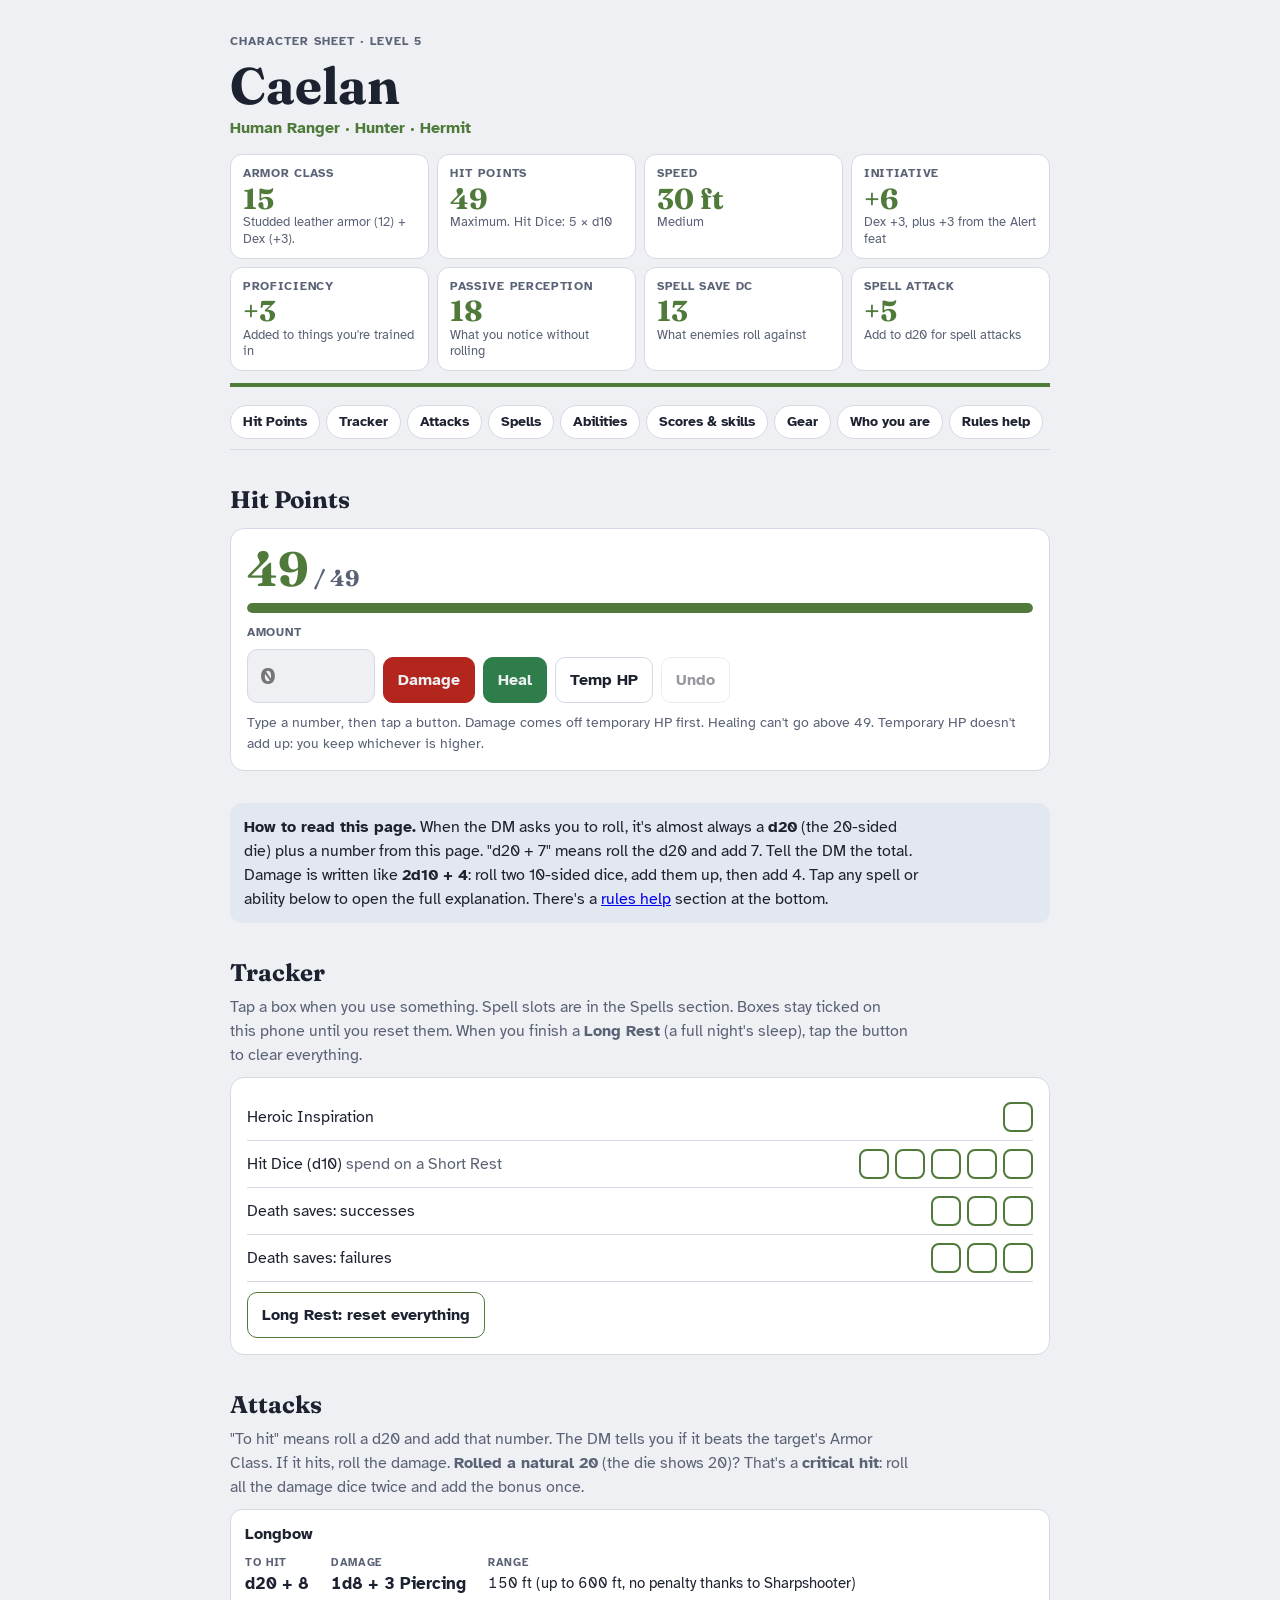
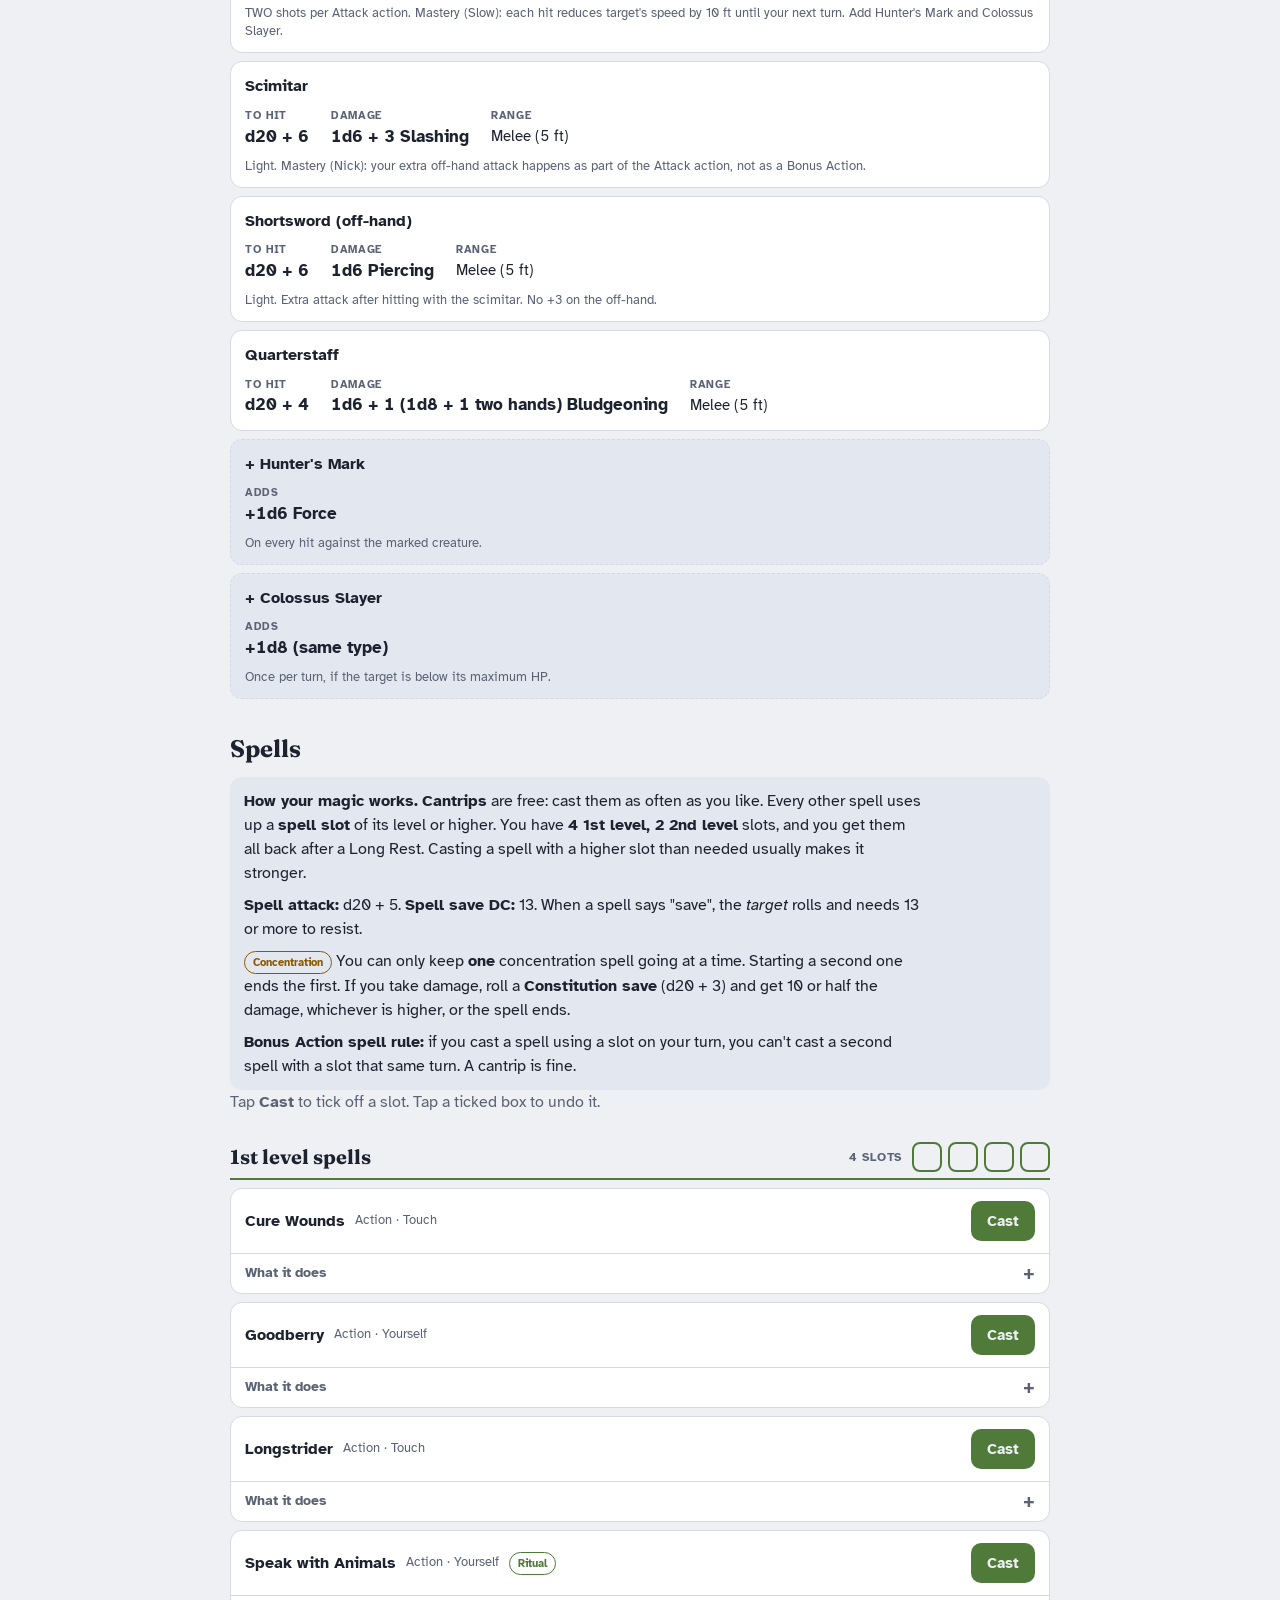
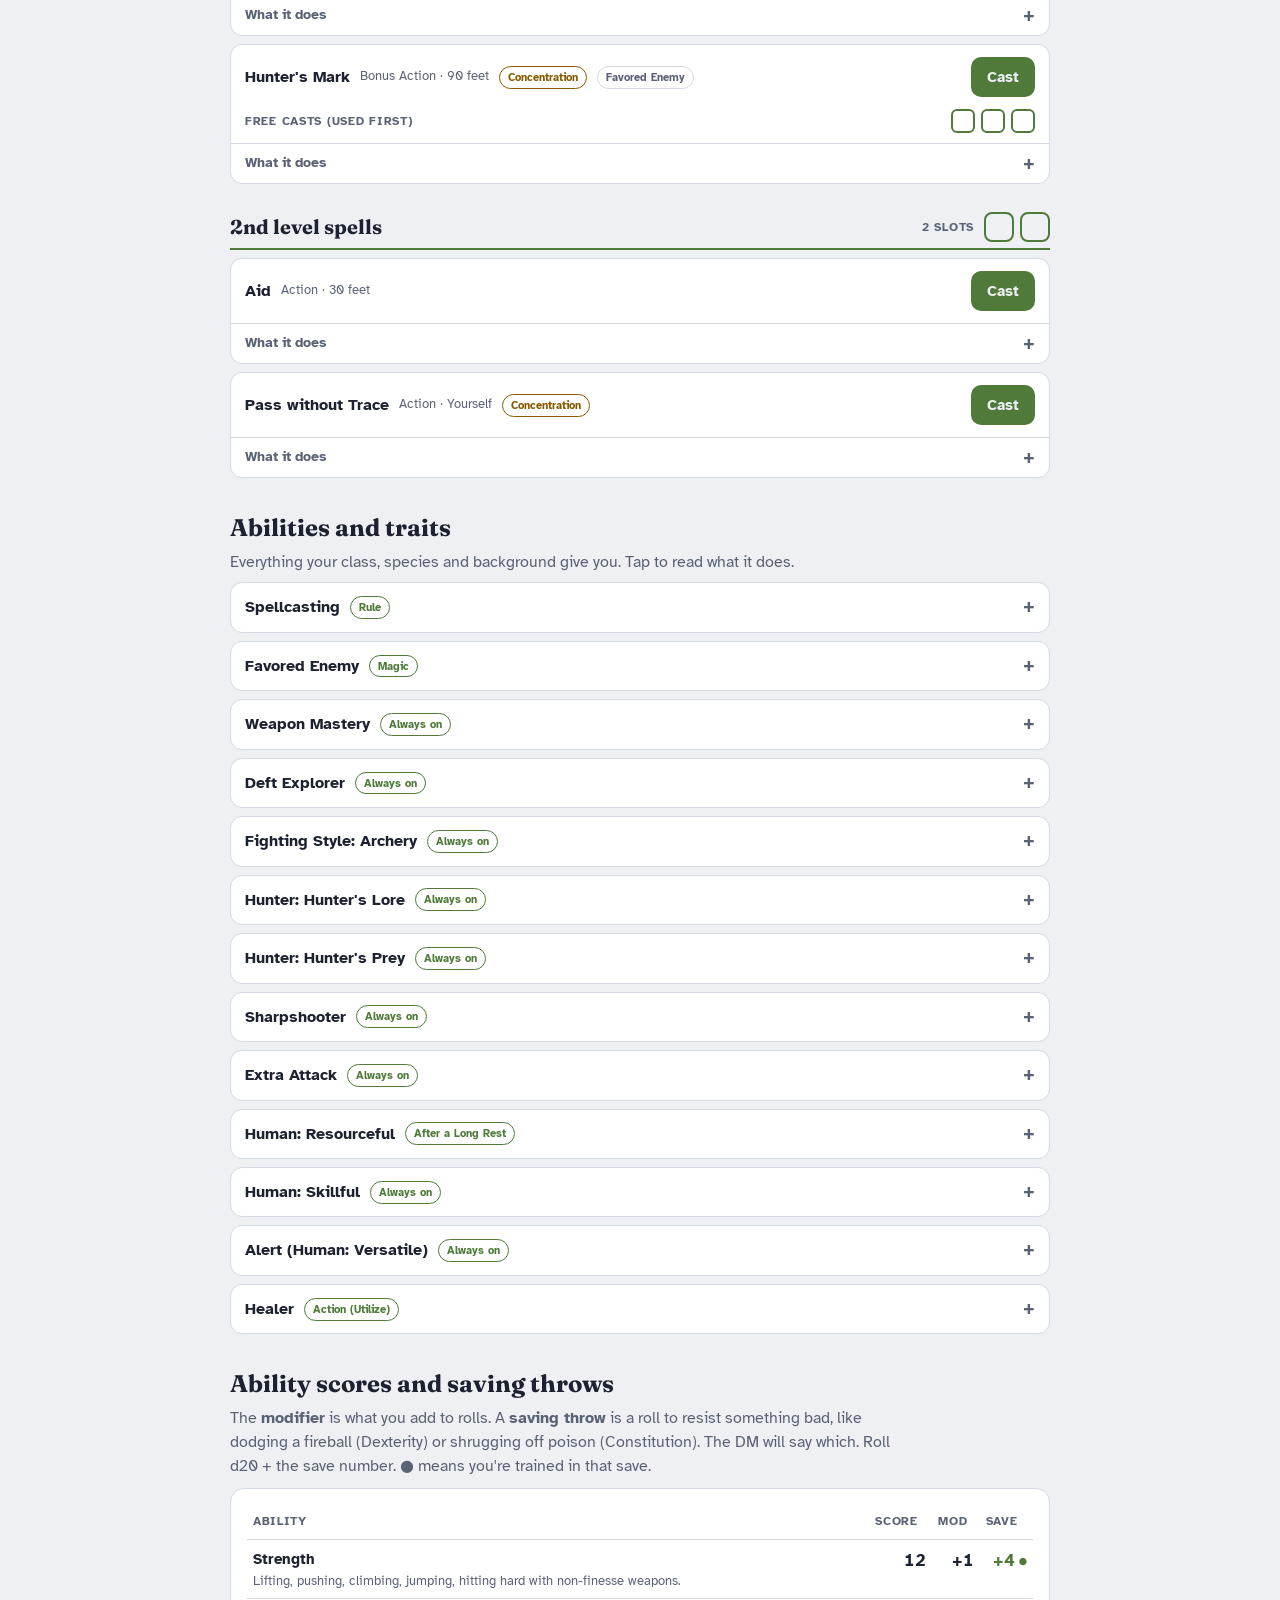
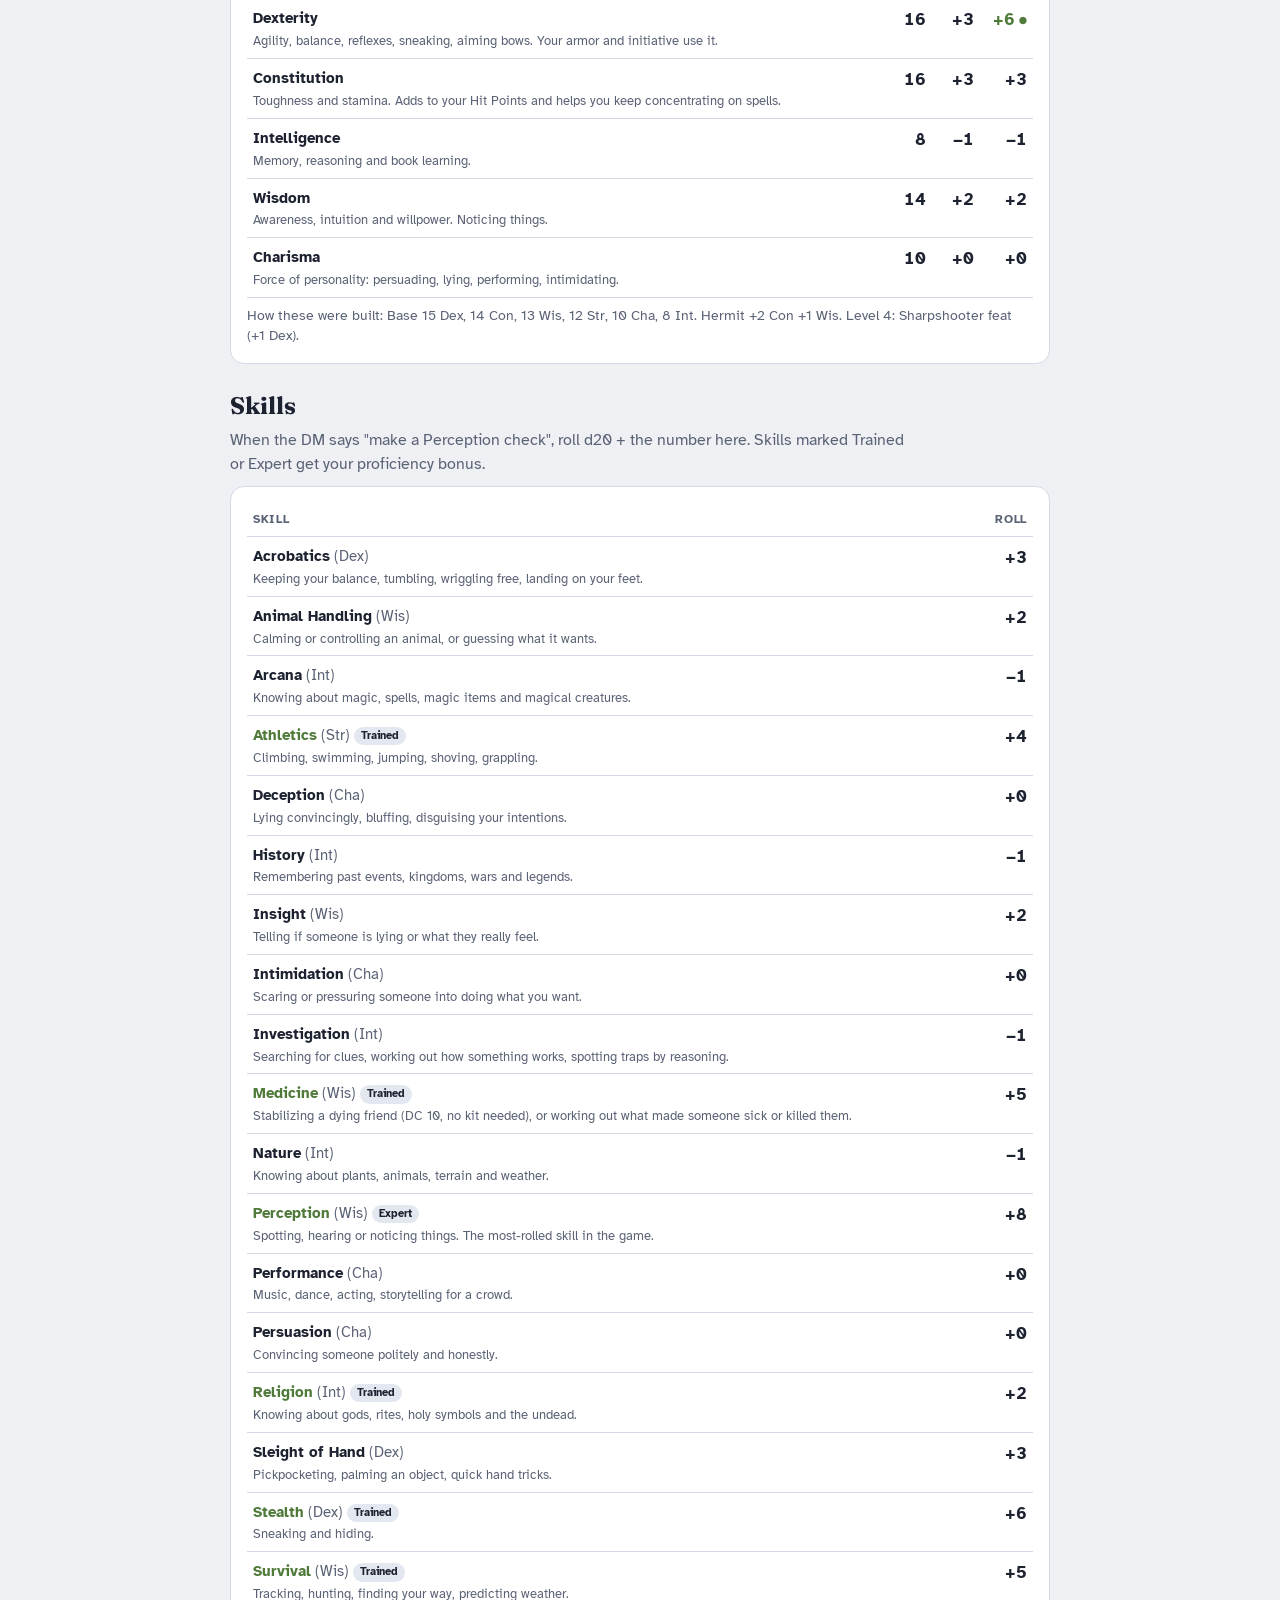
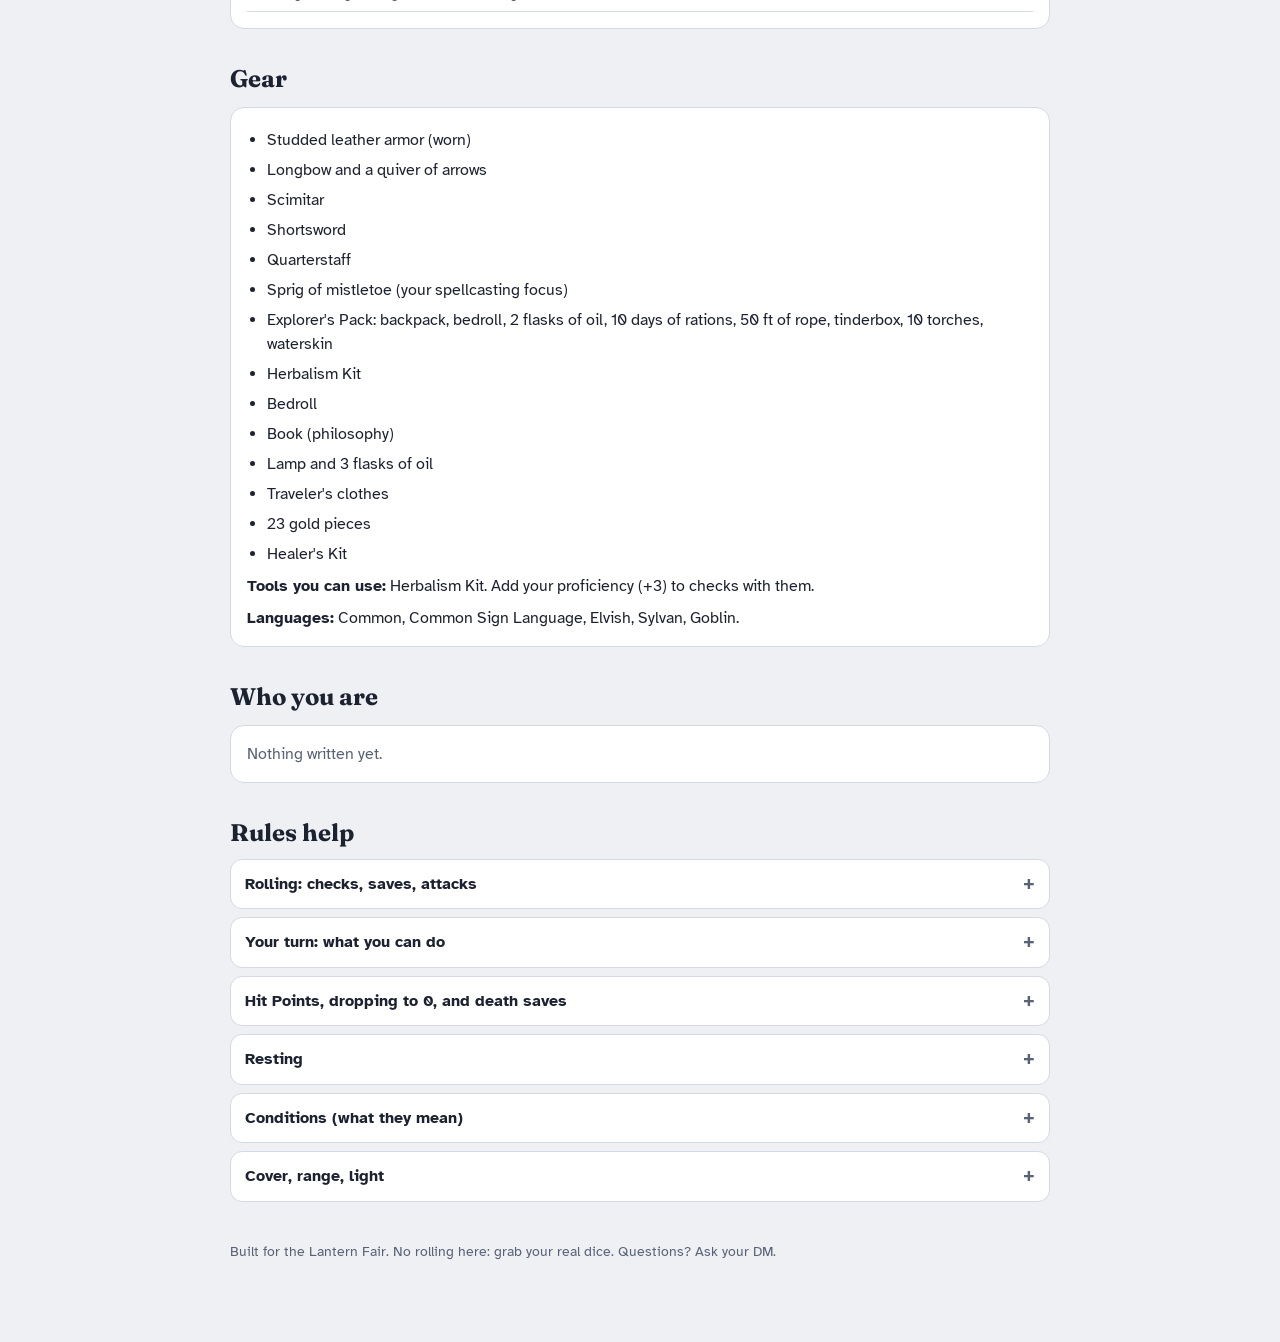
<file: caelan/index.html>
<!doctype html>
<html lang="en">
<head>
<meta charset="utf-8">
<meta name="viewport" content="width=device-width, initial-scale=1, viewport-fit=cover">
<meta name="robots" content="noindex, nofollow">
<link rel="icon" href="/favicon.svg">
<title>Caelan · Character Sheet</title>
<meta name="claude:viewport-fit-sides" content="cover">
<link rel="stylesheet" href="https://fonts.googleapis.com/css2?family=Fraunces:opsz,wght,SOFT@9..144,400..800,50&family=Atkinson+Hyperlegible:wght@400;700&display=swap">
<style>
:root { --bg:#eef0f4; --panel:#fff; --fg:#1d2230; --muted:#5a6275; --line:#d4d9e3; --accent:#4f7a3a; --soft:#e3e7ef; --conc:#8a5a00; --down:#b3261e; --good:#2e7d4a; --display:"Fraunces",Georgia,serif; --body:"Atkinson Hyperlegible",system-ui,sans-serif; color-scheme: light; }
@media (prefers-color-scheme: dark) { :root:not([data-theme="light"]) { --bg:#161a26; --panel:#1f2434; --fg:#e9ebf2; --muted:#a2a9bb; --line:#343b4f; --down:#ff8a7a; --good:#7cc98f; --soft:#262b3c; --accent:#93c577; --conc:#f0b44a; color-scheme: dark; } }
:root[data-theme="dark"] { --bg:#161a26; --panel:#1f2434; --fg:#e9ebf2; --muted:#a2a9bb; --line:#343b4f; --down:#ff8a7a; --good:#7cc98f; --soft:#262b3c; --accent:#93c577; --conc:#f0b44a; color-scheme: dark; }
* { box-sizing: border-box; }
body { margin:0; background:var(--bg); color:var(--fg); font-family:var(--body); font-size:16px; line-height:1.5; padding-left: max(16px, env(safe-area-inset-left, 0px)); padding-right: max(16px, env(safe-area-inset-right, 0px)); padding-block: 0 80px; }
body::before { content:""; position:fixed; inset:0 0 auto; height: env(safe-area-inset-top, 0px); z-index:10; background: var(--bg); }
a:focus-visible, summary:focus-visible, button:focus-visible, input:focus-visible { outline: 3px solid var(--accent); outline-offset: 2px; border-radius: 8px; }
.wrap { max-width: 820px; margin: 0 auto; }
h1,h2,h3 { font-family:var(--display); margin:0; text-wrap:balance; }
h1 { font-size: clamp(2.2rem, 8vw, 3.2rem); line-height:1.05; }
h2 { font-size: 1.5rem; margin-bottom: 4px; }
h4 { margin: 0; font-size: 1rem; }
p { margin: 0 0 8px; } p:last-child { margin-bottom: 0; }
ul { margin: 4px 0 8px; padding-left: 20px; } li { margin-bottom: 6px; }
.muted { color: var(--muted); } .small { font-size: .85rem; }
header { padding: 32px 0 12px; border-bottom: 4px solid var(--accent); margin-bottom: 8px; }
.eyebrow { font-size:.78rem; letter-spacing:.08em; text-transform:uppercase; color:var(--muted); font-weight:700; }
.line { font-weight: 700; color: var(--accent); margin-top: 4px; }
nav { position: sticky; top: env(safe-area-inset-top, 0px); z-index: 5; background: var(--bg); display:flex; gap:6px; overflow-x:auto; padding: 10px 0; border-bottom: 1px solid var(--line); }
nav a { flex:none; font-size:.85rem; font-weight:700; color:var(--fg); text-decoration:none; padding:6px 12px; border-radius:999px; border:1px solid var(--line); background:var(--panel); }
section { margin-top: 32px; scroll-margin-top: 64px; }
.card { background:var(--panel); border:1px solid var(--line); border-radius:14px; padding:16px; margin-top:10px; }
.stats { display:grid; grid-template-columns: repeat(2, minmax(0, 1fr)); gap:8px; margin-top: 14px; }
@media (min-width: 640px) { .stats { grid-template-columns: repeat(4, minmax(0, 1fr)); } }
.stat { background:var(--panel); border:1px solid var(--line); border-radius:12px; padding:10px 12px; min-width:0; }
.stat .k { font-size:.72rem; letter-spacing:.06em; text-transform:uppercase; color:var(--muted); font-weight:700; }
.stat .v { font-family:var(--display); font-size:1.8rem; font-weight:700; line-height:1.1; color: var(--accent); font-variant-numeric: tabular-nums; }
.stat .n { font-size:.8rem; color:var(--muted); line-height:1.3; }
table { width:100%; border-collapse: collapse; font-size: .95rem; }
th, td { text-align:left; padding:8px 6px; border-bottom:1px solid var(--line); vertical-align: top; }
th { font-size:.72rem; letter-spacing:.06em; text-transform:uppercase; color:var(--muted); }
td.num { font-variant-numeric: tabular-nums; font-weight:700; white-space:nowrap; font-size:1.05rem; }
td.hi { color: var(--accent); }
.dot { font-size:.6rem; margin-left:4px; vertical-align: 2px; }
tr.prof td:first-child b { color: var(--accent); }
.use { font-size:.83rem; color:var(--muted); line-height:1.35; margin-top:2px; }
.scroll { overflow-x:auto; }
dl.turn { margin: 10px 0 0; display:grid; gap: 14px; }
.turn .tr { display:grid; gap: 2px; }
.turn dt { font-weight:700; color: var(--accent); }
.turn dd { margin:0; }
@media (min-width: 640px) { .turn .tr { grid-template-columns: 13rem 1fr; gap: 16px; } }
.atks { list-style:none; margin: 10px 0 0; padding:0; display:grid; gap:8px; }
.atk { background:var(--panel); border:1px solid var(--line); border-radius:12px; padding:12px 14px; display:grid; gap:8px; min-width:0; margin:0; }
.atk.add { background: var(--soft); border-style: dashed; }
.aname { font-family: var(--body); font-size: 1.02rem; margin:0; }
.kvs { display:flex; flex-wrap:wrap; gap: 6px 22px; }
.kv { display:grid; min-width:0; }
.kv .k { font-size:.7rem; letter-spacing:.06em; text-transform:uppercase; color:var(--muted); font-weight:700; }
.kv .v { font-weight:700; font-size:1.05rem; font-variant-numeric: tabular-nums; }
.kv .v.r { font-weight:400; font-size:.95rem; }
.atk .use { margin:0; }
.chip { display:inline-block; font-size:.68rem; font-weight:700; padding:1px 7px; border-radius:999px; background: var(--soft); color: var(--fg); vertical-align: 1px; }
th.numh { text-align:right; } td.num { text-align:right; }
.from { font-size:.85rem; color: var(--muted); }
.lvlgrp { margin-top: 18px; display:grid; gap: 8px; }
.lvlhead { display:flex; flex-wrap:wrap; justify-content:space-between; align-items:center; gap: 8px 16px; padding: 10px 0 6px; border-bottom: 2px solid var(--accent); }
h3.lvl { font-family: var(--display); font-size: 1.25rem; margin:0; }
.slotbox { display:flex; align-items:center; gap: 10px; flex-wrap: wrap; }
.fl { font-size:.75rem; letter-spacing:.06em; text-transform:uppercase; color:var(--muted); font-weight:700; }
.spell { background:var(--panel); border:1px solid var(--line); border-radius:12px; min-width:0; }
.spell > details { background: transparent; border:0; border-top: 1px solid var(--line); border-radius: 0 0 12px 12px; margin:0; }
.spell > details > summary { padding: 8px 14px; }
.more { font-size:.88rem; font-weight:700; color: var(--muted); }
.shead { display:grid; grid-template-columns: minmax(0,1fr) auto; gap: 10px; align-items:center; padding: 12px 14px; }
.freerow { display:flex; align-items:center; justify-content:space-between; gap:10px; flex-wrap:wrap; padding: 0 14px 10px; }
.box.sm span { width:24px; height:24px; border-radius:6px; }
button.cast { font: inherit; font-weight:700; font-size:.95rem; padding: 8px 16px; border-radius: 10px; border: 0; background: var(--accent); color: var(--bg); cursor:pointer; min-height: 40px; }
button.cast:active { transform: translateY(1px); }
.castmsg { margin:0; padding: 0 14px; font-size:.88rem; font-weight:700; color: var(--accent); }
.castmsg:empty { display:none; }
.castmsg:not(:empty) { padding-bottom: 10px; }
@media (prefers-reduced-motion: reduce) { button.cast:active { transform:none; } }
header > p, section > p, .callout p { max-width: 68ch; }
details { background:var(--panel); border:1px solid var(--line); border-radius:12px; margin-top:8px; }
summary { cursor:pointer; padding:12px 14px; display:grid; grid-template-columns: minmax(0, 1fr) auto; align-items:start; gap:10px; list-style:none; }
summary::-webkit-details-marker { display:none; }
summary .sh, .shead .sh { display:flex; flex-wrap:wrap; align-items:center; gap:4px 10px; min-width:0; }
summary::after { content:"+"; font-weight:700; color:var(--muted); font-size:1.2rem; line-height:1.2; }
details[open] summary::after { content:"−"; }
.sname { font-weight:700; font-size:1.02rem; }
.smeta { font-size:.82rem; color:var(--muted); }
.sbody { padding: 0 14px 14px; border-top: 1px solid var(--line); padding-top: 12px; }
.facts { display:grid; grid-template-columns: repeat(auto-fit, minmax(150px, 1fr)); gap:6px 14px; margin:0 0 10px; font-size:.88rem; }
.facts dt { font-size:.7rem; text-transform:uppercase; letter-spacing:.06em; color:var(--muted); font-weight:700; } .facts dd { margin:0; }
.roll { background: var(--soft); padding: 8px 12px; border-radius: 8px; }
.roll b { color: var(--accent); }
.pill { display:inline-block; font-size:.7rem; font-weight:700; padding:2px 8px; border-radius:999px; border:1px solid var(--line); color:var(--muted); }
.pill.conc { color: var(--conc); border-color: var(--conc); } .pill.rit { color: var(--accent); border-color: var(--accent); }
.pill.type { color: var(--accent); border-color: var(--accent); }
h4.lvl { margin-top: 18px; font-family: var(--display); font-size: 1.15rem; }
.callout { background: var(--soft); border-radius: 12px; padding: 12px 14px; margin-top: 10px; }
.forms { display:grid; grid-template-columns: repeat(auto-fit, minmax(230px,1fr)); gap:8px; margin-top:8px; }
.form { background:var(--panel); border:1px solid var(--line); border-radius:12px; padding:12px; font-size:.92rem; }
.form h4 { font-family: var(--display); font-size: 1.1rem; margin-bottom: 4px; }
.trk { display:flex; justify-content:space-between; align-items:center; gap:10px; padding:8px 0; border-bottom:1px solid var(--line); flex-wrap: wrap; }
.trk:last-child { border-bottom: 0; }
.boxes { display:flex; gap:6px; flex-wrap: wrap; }
.box input { position:absolute; opacity:0; width:1px; height:1px; }
.box span { display:block; width:30px; height:30px; border:2px solid var(--accent); border-radius:8px; cursor:pointer; }
.box input:checked + span { background: var(--accent); }
.box input:focus-visible + span { outline: 3px solid var(--fg); outline-offset: 2px; }
button.reset { font: inherit; font-weight:700; padding:10px 14px; border-radius:10px; border:1px solid var(--accent); background:var(--panel); color:var(--fg); cursor:pointer; margin-top:10px; }
.hpcard { display:grid; gap:10px; }
.hpnow { display:flex; align-items:baseline; gap: 8px 14px; flex-wrap: wrap; }
.hpbig { font-family: var(--display); font-size: 3rem; font-weight: 700; line-height: 1; font-variant-numeric: tabular-nums; color: var(--accent); }
.hpmax { font-size: 1.4rem; color: var(--muted); }
.hptemp { font-weight:700; padding: 2px 10px; border-radius: 999px; background: var(--soft); }
.hpbar { height: 10px; border-radius: 999px; background: var(--soft); overflow: hidden; }
.hpbar span { display:block; height:100%; width:100%; background: var(--accent); border-radius: 999px; transition: width .25s; }
.hpstate { margin:0; font-weight:700; }
.hpstate:empty { display:none; }
.hpstate.down { color: var(--down); }
.hpctl { display:grid; grid-template-columns: repeat(2, minmax(0,1fr)); gap: 8px; align-items:end; }
.hpctl .fl { grid-column: 1 / -1; }
.hpctl input { grid-column: 1 / -1; font: inherit; font-size:1.5rem; font-weight:700; padding:8px 12px; border-radius:10px; border:1px solid var(--line); background:var(--bg); color: var(--fg); min-width:0; }
@media (min-width: 640px) { .hpctl { grid-template-columns: 8rem repeat(4, auto); justify-content: start; } .hpctl .fl { grid-column: 1 / -1; } .hpctl input { grid-column: auto; } }
.hpbtn { font: inherit; font-weight:700; padding: 10px 14px; border-radius:10px; min-height: 44px; cursor:pointer; border: 1px solid var(--line); background: var(--panel); color: var(--fg); }
.hpbtn.dmg { background: var(--down); border-color: var(--down); color: var(--bg); }
.hpbtn.heal { background: var(--good); border-color: var(--good); color: var(--bg); }
.hpbtn:disabled { opacity: .45; cursor: default; }
@media (prefers-reduced-motion: reduce) { .hpbar span { transition: none; } }
footer { margin-top: 40px; color: var(--muted); font-size: .85rem; }
@media print { nav, button.reset { display:none; } details { break-inside: avoid; } details:not([open]) .sbody { display:block; } body { background:#fff; } }
</style>
</head>
<body>
<div class="wrap">
<header>
  <p class="eyebrow">Character sheet · Level 5</p>
  <h1>Caelan</h1>
  <p class="line">Human Ranger · Hunter · Hermit</p>
  <div class="stats">
    <div class="stat"><div class="k">Armor Class</div><div class="v">15</div><div class="n">Studded leather armor (12) + Dex (+3).</div></div>
    <div class="stat"><div class="k">Hit Points</div><div class="v">49</div><div class="n">Maximum. Hit Dice: 5 × d10</div></div>
    <div class="stat"><div class="k">Speed</div><div class="v">30 ft</div><div class="n">Medium</div></div>
    <div class="stat"><div class="k">Initiative</div><div class="v">+6</div><div class="n">Dex +3, plus +3 from the Alert feat</div></div>
    <div class="stat"><div class="k">Proficiency</div><div class="v">+3</div><div class="n">Added to things you're trained in</div></div>
    <div class="stat"><div class="k">Passive Perception</div><div class="v">18</div><div class="n">What you notice without rolling</div></div>
    <div class="stat"><div class="k">Spell Save DC</div><div class="v">13</div><div class="n">What enemies roll against</div></div>
    <div class="stat"><div class="k">Spell Attack</div><div class="v">+5</div><div class="n">Add to d20 for spell attacks</div></div>
  </div>
</header>
<nav aria-label="Jump to"><a href="#hp">Hit Points</a><a href="#track">Tracker</a><a href="#attacks">Attacks</a><a href="#spells">Spells</a><a href="#features">Abilities</a><a href="#scores">Scores &amp; skills</a><a href="#gear">Gear</a><a href="#you">Who you are</a><a href="#rules">Rules help</a></nav>

<section id="hp">
  <h2>Hit Points</h2>
  <div class="card hpcard">
    <div class="hpnow"><span class="hpbig"><span id="hpcur">49</span><span class="hpmax"> / 49</span></span><span class="hptemp" id="hptemp" hidden>+<span id="hptempn">0</span> temporary</span></div>
    <div class="hpbar" aria-hidden="true"><span id="hpfill"></span></div>
    <p class="hpstate" id="hpstate" role="status" aria-live="polite"></p>
    <div class="hpctl">
      <label for="hpamt" class="fl">Amount</label>
      <input id="hpamt" type="number" inputmode="numeric" min="0" placeholder="0">
      <button type="button" class="hpbtn dmg" data-act="dmg">Damage</button>
      <button type="button" class="hpbtn heal" data-act="heal">Heal</button>
      <button type="button" class="hpbtn tmp" data-act="tmp">Temp HP</button>
      <button type="button" class="hpbtn undo" id="hpundo" disabled>Undo</button>
    </div>
    <p class="muted small">Type a number, then tap a button. Damage comes off temporary HP first. Healing can't go above 49. Temporary HP doesn't add up: you keep whichever is higher.</p>
  </div>
</section>

<section id="how">
  <div class="callout">
    <p><b>How to read this page.</b> When the DM asks you to roll, it's almost always a <b>d20</b> (the 20-sided die) plus a number from this page. "d20 + 7" means roll the d20 and add 7. Tell the DM the total. Damage is written like <b>2d10 + 4</b>: roll two 10-sided dice, add them up, then add 4. Tap any spell or ability below to open the full explanation. There's a <a href="#rules">rules help</a> section at the bottom.</p>
  </div>
</section>


<section id="track">
  <h2>Tracker</h2>
  <p class="muted">Tap a box when you use something. Spell slots are in the Spells section. Boxes stay ticked on this phone until you reset them. When you finish a <b>Long Rest</b> (a full night's sleep), tap the button to clear everything.</p>
  <div class="card">
    <div class="trk"><span class="tl">Heroic Inspiration</span><span class="boxes"><label class="box"><input type="checkbox" data-k="caelan:insp:0"><span></span></label></span></div><div class="trk"><span class="tl">Hit Dice (d10) <span class="muted">spend on a Short Rest</span></span><span class="boxes"><label class="box"><input type="checkbox" data-k="caelan:hd:0"><span></span></label><label class="box"><input type="checkbox" data-k="caelan:hd:1"><span></span></label><label class="box"><input type="checkbox" data-k="caelan:hd:2"><span></span></label><label class="box"><input type="checkbox" data-k="caelan:hd:3"><span></span></label><label class="box"><input type="checkbox" data-k="caelan:hd:4"><span></span></label></span></div>
    <div class="trk"><span class="tl">Death saves: successes</span><span class="boxes"><label class="box"><input type="checkbox" data-k="caelan:ds:0"><span></span></label><label class="box"><input type="checkbox" data-k="caelan:ds:1"><span></span></label><label class="box"><input type="checkbox" data-k="caelan:ds:2"><span></span></label></span></div><div class="trk"><span class="tl">Death saves: failures</span><span class="boxes"><label class="box"><input type="checkbox" data-k="caelan:df:0"><span></span></label><label class="box"><input type="checkbox" data-k="caelan:df:1"><span></span></label><label class="box"><input type="checkbox" data-k="caelan:df:2"><span></span></label></span></div>
    <button class="reset" type="button" id="reset">Long Rest: reset everything</button>
  </div>
</section>

<section id="attacks">
  <h2>Attacks</h2>
  <p class="muted">"To hit" means roll a d20 and add that number. The DM tells you if it beats the target's Armor Class. If it hits, roll the damage. <b>Rolled a natural 20</b> (the die shows 20)? That's a <b>critical hit</b>: roll all the damage dice twice and add the bonus once.</p>
  <ul class="atks"><li class="atk"><h3 class="aname">Longbow</h3><div class="kvs"><div class="kv"><span class="k">To hit</span><span class="v">d20 + 8</span></div><div class="kv"><span class="k">Damage</span><span class="v">1d8 + 3 Piercing</span></div><div class="kv"><span class="k">Range</span><span class="v r">150 ft (up to 600 ft, no penalty thanks to Sharpshooter)</span></div></div><p class="use">TWO shots per Attack action. Mastery (Slow): each hit reduces target's speed by 10 ft until your next turn. Add Hunter's Mark and Colossus Slayer.</p></li><li class="atk"><h3 class="aname">Scimitar</h3><div class="kvs"><div class="kv"><span class="k">To hit</span><span class="v">d20 + 6</span></div><div class="kv"><span class="k">Damage</span><span class="v">1d6 + 3 Slashing</span></div><div class="kv"><span class="k">Range</span><span class="v r">Melee (5 ft)</span></div></div><p class="use">Light. Mastery (Nick): your extra off-hand attack happens as part of the Attack action, not as a Bonus Action.</p></li><li class="atk"><h3 class="aname">Shortsword (off-hand)</h3><div class="kvs"><div class="kv"><span class="k">To hit</span><span class="v">d20 + 6</span></div><div class="kv"><span class="k">Damage</span><span class="v">1d6 Piercing</span></div><div class="kv"><span class="k">Range</span><span class="v r">Melee (5 ft)</span></div></div><p class="use">Light. Extra attack after hitting with the scimitar. No +3 on the off-hand.</p></li><li class="atk"><h3 class="aname">Quarterstaff</h3><div class="kvs"><div class="kv"><span class="k">To hit</span><span class="v">d20 + 4</span></div><div class="kv"><span class="k">Damage</span><span class="v">1d6 + 1 (1d8 + 1 two hands) Bludgeoning</span></div><div class="kv"><span class="k">Range</span><span class="v r">Melee (5 ft)</span></div></div></li><li class="atk add"><h3 class="aname">+ Hunter's Mark</h3><div class="kvs"><div class="kv"><span class="k">Adds</span><span class="v">+1d6 Force</span></div></div><p class="use">On every hit against the marked creature.</p></li><li class="atk add"><h3 class="aname">+ Colossus Slayer</h3><div class="kvs"><div class="kv"><span class="k">Adds</span><span class="v">+1d8 (same type)</span></div></div><p class="use">Once per turn, if the target is below its maximum HP.</p></li></ul>
</section>

<section id="spells">
  <h2>Spells</h2>
  <div class="callout">
    <p><b>How your magic works.</b> <b>Cantrips</b> are free: cast them as often as you like. Every other spell uses up a <b>spell slot</b> of its level or higher. You have <b>4 1st level, 2 2nd level</b> slots, and you get them all back after a Long Rest. Casting a spell with a higher slot than needed usually makes it stronger.</p>
    <p><b>Spell attack:</b> d20 + 5. <b>Spell save DC:</b> 13. When a spell says "save", the <i>target</i> rolls and needs 13 or more to resist.</p>
    <p><span class="pill conc">Concentration</span> You can only keep <b>one</b> concentration spell going at a time. Starting a second one ends the first. If you take damage, roll a <b>Constitution save</b> (d20 + 3) and get 10 or half the damage, whichever is higher, or the spell ends.</p>
    <p><b>Bonus Action spell rule:</b> if you cast a spell using a slot on your turn, you can't cast a second spell with a slot that same turn. A cantrip is fine.</p>
  </div>
  <p class="muted">Tap <b>Cast</b> to tick off a slot. Tap a ticked box to undo it.</p>
  
  <div class="lvlgrp" data-level="1"><div class="lvlhead"><h3 class="lvl">1st level spells</h3><div class="slotbox"><span class="fl">4 slots</span><span class="boxes"><label class="box"><input type="checkbox" data-k="caelan:slot1:0" aria-label="slot1 1"><span></span></label><label class="box"><input type="checkbox" data-k="caelan:slot1:1" aria-label="slot1 2"><span></span></label><label class="box"><input type="checkbox" data-k="caelan:slot1:2" aria-label="slot1 3"><span></span></label><label class="box"><input type="checkbox" data-k="caelan:slot1:3" aria-label="slot1 4"><span></span></label></span></div></div><div class="spell">
<div class="shead"><div class="sh"><span class="sname">Cure Wounds</span><span class="smeta">Action · Touch</span></div><button type="button" class="cast" data-level="1">Cast</button></div>
<p class="castmsg" role="status" aria-live="polite"></p>
<details><summary><span class="sh"><span class="more">What it does</span></span></summary>
<div class="sbody">
<dl class="facts"><div><dt>Casting time</dt><dd>Action</dd></div><div><dt>Range</dt><dd>Touch</dd></div><div><dt>Lasts</dt><dd>Instant</dd></div></dl>
<p>Touch a creature to heal it. It heals more than Healing Word, but you have to be next to them and it uses your Action.</p>
<p class="roll"><b>What to roll:</b> Healing: 2d8 + 2 Hit Points.</p>
<p class="muted"><b>With a higher slot:</b> +2d8 healing for each slot level above 1.</p>
</div></details></div><div class="spell">
<div class="shead"><div class="sh"><span class="sname">Goodberry</span><span class="smeta">Action · Yourself</span></div><button type="button" class="cast" data-level="1">Cast</button></div>
<p class="castmsg" role="status" aria-live="polite"></p>
<details><summary><span class="sh"><span class="more">What it does</span></span></summary>
<div class="sbody">
<dl class="facts"><div><dt>Casting time</dt><dd>Action</dd></div><div><dt>Range</dt><dd>Yourself</dd></div><div><dt>Lasts</dt><dd>24 hours</dd></div></dl>
<p>Ten magic berries appear in your hand. Anyone can eat one as a Bonus Action to regain 1 Hit Point. One berry also feeds a person for a whole day.</p>
<p class="roll"><b>What to roll:</b> Nothing to roll. Each berry heals exactly 1 HP.</p>

</div></details></div><div class="spell">
<div class="shead"><div class="sh"><span class="sname">Longstrider</span><span class="smeta">Action · Touch</span></div><button type="button" class="cast" data-level="1">Cast</button></div>
<p class="castmsg" role="status" aria-live="polite"></p>
<details><summary><span class="sh"><span class="more">What it does</span></span></summary>
<div class="sbody">
<dl class="facts"><div><dt>Casting time</dt><dd>Action</dd></div><div><dt>Range</dt><dd>Touch</dd></div><div><dt>Lasts</dt><dd>1 hour</dd></div></dl>
<p>Touch a creature. Its speed goes up by 10 feet for 1 hour. Not concentration.</p>
<p class="roll"><b>What to roll:</b> Nothing to roll.</p>
<p class="muted"><b>With a higher slot:</b> One extra creature for each slot level above 1.</p>
</div></details></div><div class="spell">
<div class="shead"><div class="sh"><span class="sname">Speak with Animals</span><span class="smeta">Action · Yourself</span><span class="pill rit">Ritual</span></div><button type="button" class="cast" data-level="1">Cast</button></div>
<p class="castmsg" role="status" aria-live="polite"></p>
<details><summary><span class="sh"><span class="more">What it does</span></span></summary>
<div class="sbody">
<dl class="facts"><div><dt>Casting time</dt><dd>Action, or 10 minutes longer as a ritual (no slot used)</dd></div><div><dt>Range</dt><dd>Yourself</dd></div><div><dt>Lasts</dt><dd>10 minutes</dd></div></dl>
<p>For 10 minutes you can understand and talk with Beasts (normal animals). Most animals only know about their immediate area: who passed by, where food is, what scared them. Cast as a ritual, it takes 10 minutes longer and uses no spell slot.</p>
<p class="roll"><b>What to roll:</b> Nothing to roll. Your DM might ask for a Wisdom (Animal Handling) or Charisma check to convince one to help.</p>

</div></details></div><div class="spell">
<div class="shead"><div class="sh"><span class="sname">Hunter's Mark</span><span class="smeta">Bonus Action · 90 feet</span><span class="pill conc">Concentration</span><span class="pill src">Favored Enemy</span></div><button type="button" class="cast" data-level="1" data-free="hm">Cast</button></div>
<div class="freerow"><span class="fl">Free casts (used first)</span><span class="boxes"><label class="box sm"><input type="checkbox" data-k="caelan:hm:0" aria-label="hm 1"><span></span></label><label class="box sm"><input type="checkbox" data-k="caelan:hm:1" aria-label="hm 2"><span></span></label><label class="box sm"><input type="checkbox" data-k="caelan:hm:2" aria-label="hm 3"><span></span></label></span></div><p class="castmsg" role="status" aria-live="polite"></p>
<details><summary><span class="sh"><span class="more">What it does</span></span></summary>
<div class="sbody"><p class="from"><b>Where it comes from:</b> Favored Enemy: 3 free casts per Long Rest</p>
<dl class="facts"><div><dt>Casting time</dt><dd>Bonus Action</dd></div><div><dt>Range</dt><dd>90 feet</dd></div><div><dt>Lasts</dt><dd>Up to 1 hour (concentration)</dd></div></dl>
<p>Mark one creature you can see as your quarry. Every time you hit it with an attack roll, it takes an extra 1d6 Force damage. You also have advantage on Wisdom (Perception or Survival) checks to find it. If it drops to 0 Hit Points, you can use a Bonus Action on a later turn to move the mark to a new creature without casting it again.</p>
<p class="roll"><b>What to roll:</b> Add 1d6 Force to the damage of every hit against the marked creature.</p>

</div></details></div></div><div class="lvlgrp" data-level="2"><div class="lvlhead"><h3 class="lvl">2nd level spells</h3><div class="slotbox"><span class="fl">2 slots</span><span class="boxes"><label class="box"><input type="checkbox" data-k="caelan:slot2:0" aria-label="slot2 1"><span></span></label><label class="box"><input type="checkbox" data-k="caelan:slot2:1" aria-label="slot2 2"><span></span></label></span></div></div><div class="spell">
<div class="shead"><div class="sh"><span class="sname">Aid</span><span class="smeta">Action · 30 feet</span></div><button type="button" class="cast" data-level="2">Cast</button></div>
<p class="castmsg" role="status" aria-live="polite"></p>
<details><summary><span class="sh"><span class="more">What it does</span></span></summary>
<div class="sbody">
<dl class="facts"><div><dt>Casting time</dt><dd>Action</dd></div><div><dt>Range</dt><dd>30 feet</dd></div><div><dt>Lasts</dt><dd>8 hours</dd></div></dl>
<p>Pick up to three creatures (you can include yourself). Each one's maximum Hit Points AND current Hit Points go up by 5 for 8 hours. Not concentration.</p>
<p class="roll"><b>What to roll:</b> Nothing to roll. +5 HP to each of up to three creatures.</p>
<p class="muted"><b>With a higher slot:</b> +5 more HP for each slot level above 2.</p>
</div></details></div><div class="spell">
<div class="shead"><div class="sh"><span class="sname">Pass without Trace</span><span class="smeta">Action · Yourself</span><span class="pill conc">Concentration</span></div><button type="button" class="cast" data-level="2">Cast</button></div>
<p class="castmsg" role="status" aria-live="polite"></p>
<details><summary><span class="sh"><span class="more">What it does</span></span></summary>
<div class="sbody">
<dl class="facts"><div><dt>Casting time</dt><dd>Action</dd></div><div><dt>Range</dt><dd>Yourself, everyone within 30 feet of you</dd></div><div><dt>Lasts</dt><dd>1 hour (concentration)</dd></div></dl>
<p>A veil of shadow and silence surrounds you. You and every creature you choose within 30 feet of you get +10 to Dexterity (Stealth) checks and leave no tracks.</p>
<p class="roll"><b>What to roll:</b> Everyone near you adds +10 to Stealth checks.</p>

</div></details></div></div>
</section>

<section id="features">
  <h2>Abilities and traits</h2>
  <p class="muted">Everything your class, species and background give you. Tap to read what it does.</p>
  <details class="feat"><summary><span class="sh"><span class="sname">Spellcasting</span><span class="pill type">Rule</span></span></summary><div class="sbody"><p class="muted small">Ranger, level 1</p><p>Your magic comes from <b>Wisdom</b>. You have <b>6 prepared spells</b> (plus Hunter's Mark for free). Your sprig of mistletoe is your focus. You have no cantrips. Your arrows do the work.</p></div></details><details class="feat"><summary><span class="sh"><span class="sname">Favored Enemy</span><span class="pill type">Magic</span></span></summary><div class="sbody"><p class="muted small">Ranger, level 1 · Hunter's Mark: 3 free casts per Long Rest</p><p>You always have <b>Hunter's Mark</b> prepared and can cast it <b>3 times per Long Rest without a spell slot</b>.</p></div></details><details class="feat"><summary><span class="sh"><span class="sname">Weapon Mastery</span><span class="pill type">Always on</span></span></summary><div class="sbody"><p class="muted small">Ranger, level 1</p><p>You know the special tricks of two weapons:</p><ul><li><b>Longbow: Slow.</b> Every time you hit and deal damage, the target's speed drops by 10 feet until the start of your next turn.</li><li><b>Scimitar: Nick.</b> When you fight with two light weapons (scimitar plus shortsword), the extra off-hand attack is part of your Attack action instead of using your Bonus Action. Your Bonus Action stays free for Hunter's Mark.</li></ul></div></details><details class="feat"><summary><span class="sh"><span class="sname">Deft Explorer</span><span class="pill type">Always on</span></span></summary><div class="sbody"><p class="muted small">Ranger, level 2</p><p>You're an <b>expert in Perception</b> (double proficiency, already in your skills) and you learned two extra languages: Sylvan and Goblin.</p></div></details><details class="feat"><summary><span class="sh"><span class="sname">Fighting Style: Archery</span><span class="pill type">Always on</span></span></summary><div class="sbody"><p class="muted small">Ranger, level 2</p><p><b>+2 to hit</b> with ranged weapons like your longbow. Already in your +8.</p></div></details><details class="feat"><summary><span class="sh"><span class="sname">Hunter: Hunter's Lore</span><span class="pill type">Always on</span></span></summary><div class="sbody"><p class="muted small">Ranger subclass, level 3</p><p>While a creature has your Hunter's Mark on it, you know whether it has any <b>immunities, resistances or vulnerabilities</b> (what damage hurts it more or less). The DM tells you.</p></div></details><details class="feat"><summary><span class="sh"><span class="sname">Hunter: Hunter's Prey</span><span class="pill type">Always on</span></span></summary><div class="sbody"><p class="muted small">Ranger subclass, level 3</p><p>You have <b>Colossus Slayer</b>: once per turn, when you hit a creature that is <b>missing any Hit Points</b>, it takes an <b>extra 1d8</b> damage. The DM tells you whether it is.</p></div></details><details class="feat"><summary><span class="sh"><span class="sname">Sharpshooter</span><span class="pill type">Always on</span></span></summary><div class="sbody"><p class="muted small">Feat, level 4</p><p>+1 Dexterity (already applied), and three bow tricks:</p><ul><li><b>Ignore cover:</b> enemies hiding behind half or three-quarters cover get no AC bonus against your arrows.</li><li><b>Shoot in close quarters:</b> no disadvantage for shooting when an enemy is right next to you.</li><li><b>Long shots:</b> no disadvantage for shooting at long range (out to 600 feet with the longbow).</li></ul></div></details><details class="feat"><summary><span class="sh"><span class="sname">Extra Attack</span><span class="pill type">Always on</span></span></summary><div class="sbody"><p class="muted small">Ranger, level 5</p><p>When you take the <b>Attack</b> action, you attack <b>twice</b> instead of once. Roll each attack separately; you can pick different targets.</p></div></details><details class="feat"><summary><span class="sh"><span class="sname">Human: Resourceful</span><span class="pill type">After a Long Rest</span></span></summary><div class="sbody"><p class="muted small">Species</p><p>You get <b>Heroic Inspiration</b> every time you finish a Long Rest. Spend it to <b>reroll any one die</b> right after you roll it (attack, damage, save, anything) and use the new roll. You can only hold one at a time.</p></div></details><details class="feat"><summary><span class="sh"><span class="sname">Human: Skillful</span><span class="pill type">Always on</span></span></summary><div class="sbody"><p class="muted small">Species</p><p>Extra skill proficiency: <b>Athletics</b>.</p></div></details><details class="feat"><summary><span class="sh"><span class="sname">Alert (Human: Versatile)</span><span class="pill type">Always on</span></span></summary><div class="sbody"><p class="muted small">Species feat</p><p><b>+3</b> to initiative (already included). Right after rolling initiative, you can swap results with a willing ally.</p></div></details><details class="feat"><summary><span class="sh"><span class="sname">Healer</span><span class="pill type">Action (Utilize)</span></span></summary><div class="sbody"><p class="muted small">Hermit background feat · Uses a Healer's Kit charge</p><p><b>Battle Medic:</b> with a Healer's Kit, take the Utilize action and tend a creature within 5 feet. It can spend one of its Hit Dice: <b>it rolls that die and heals the result + 3</b> (your proficiency bonus).<br><b>Healing Rerolls:</b> whenever you roll dice to heal someone (Cure Wounds, Battle Medic), you can reroll any <b>1</b>s and must use the new roll.</p></div></details>
</section>



<section id="scores">
  <h2>Ability scores and saving throws</h2>
  <p class="muted">The <b>modifier</b> is what you add to rolls. A <b>saving throw</b> is a roll to resist something bad, like dodging a fireball (Dexterity) or shrugging off poison (Constitution). The DM will say which. Roll d20 + the save number. ● means you're trained in that save.</p>
  <div class="card scroll"><table><thead><tr><th>Ability</th><th>Score</th><th>Mod</th><th>Save</th></tr></thead><tbody><tr><td><b>Strength</b><div class="use">Lifting, pushing, climbing, jumping, hitting hard with non-finesse weapons.</div></td><td class="num">12</td><td class="num">+1</td><td class="num hi">+4<span class="dot" title="proficient">●</span></td></tr><tr><td><b>Dexterity</b><div class="use">Agility, balance, reflexes, sneaking, aiming bows. Your armor and initiative use it.</div></td><td class="num">16</td><td class="num">+3</td><td class="num hi">+6<span class="dot" title="proficient">●</span></td></tr><tr><td><b>Constitution</b><div class="use">Toughness and stamina. Adds to your Hit Points and helps you keep concentrating on spells.</div></td><td class="num">16</td><td class="num">+3</td><td class="num ">+3</td></tr><tr><td><b>Intelligence</b><div class="use">Memory, reasoning and book learning.</div></td><td class="num">8</td><td class="num">−1</td><td class="num ">−1</td></tr><tr><td><b>Wisdom</b><div class="use">Awareness, intuition and willpower. Noticing things.</div></td><td class="num">14</td><td class="num">+2</td><td class="num ">+2</td></tr><tr><td><b>Charisma</b><div class="use">Force of personality: persuading, lying, performing, intimidating.</div></td><td class="num">10</td><td class="num">+0</td><td class="num ">+0</td></tr></tbody></table>
  <p class="muted small" style="margin-top:8px">How these were built: Base 15 Dex, 14 Con, 13 Wis, 12 Str, 10 Cha, 8 Int. Hermit +2 Con +1 Wis. Level 4: Sharpshooter feat (+1 Dex).</p></div>
  <h2 style="margin-top:24px">Skills</h2>
  <p class="muted">When the DM says "make a Perception check", roll d20 + the number here. Skills marked Trained or Expert get your proficiency bonus.</p>
  <div class="card scroll"><table><thead><tr><th>Skill</th><th class="numh">Roll</th></tr></thead><tbody><tr class=""><td><b>Acrobatics</b> <span class="muted">(Dex)</span><div class="use">Keeping your balance, tumbling, wriggling free, landing on your feet.</div></td><td class="num">+3</td></tr><tr class=""><td><b>Animal Handling</b> <span class="muted">(Wis)</span><div class="use">Calming or controlling an animal, or guessing what it wants.</div></td><td class="num">+2</td></tr><tr class=""><td><b>Arcana</b> <span class="muted">(Int)</span><div class="use">Knowing about magic, spells, magic items and magical creatures.</div></td><td class="num">−1</td></tr><tr class="prof"><td><b>Athletics</b> <span class="muted">(Str)</span> <span class="chip">Trained</span><div class="use">Climbing, swimming, jumping, shoving, grappling.</div></td><td class="num">+4</td></tr><tr class=""><td><b>Deception</b> <span class="muted">(Cha)</span><div class="use">Lying convincingly, bluffing, disguising your intentions.</div></td><td class="num">+0</td></tr><tr class=""><td><b>History</b> <span class="muted">(Int)</span><div class="use">Remembering past events, kingdoms, wars and legends.</div></td><td class="num">−1</td></tr><tr class=""><td><b>Insight</b> <span class="muted">(Wis)</span><div class="use">Telling if someone is lying or what they really feel.</div></td><td class="num">+2</td></tr><tr class=""><td><b>Intimidation</b> <span class="muted">(Cha)</span><div class="use">Scaring or pressuring someone into doing what you want.</div></td><td class="num">+0</td></tr><tr class=""><td><b>Investigation</b> <span class="muted">(Int)</span><div class="use">Searching for clues, working out how something works, spotting traps by reasoning.</div></td><td class="num">−1</td></tr><tr class="prof"><td><b>Medicine</b> <span class="muted">(Wis)</span> <span class="chip">Trained</span><div class="use">Stabilizing a dying friend (DC 10, no kit needed), or working out what made someone sick or killed them.</div></td><td class="num">+5</td></tr><tr class=""><td><b>Nature</b> <span class="muted">(Int)</span><div class="use">Knowing about plants, animals, terrain and weather.</div></td><td class="num">−1</td></tr><tr class="prof"><td><b>Perception</b> <span class="muted">(Wis)</span> <span class="chip">Expert</span><div class="use">Spotting, hearing or noticing things. The most-rolled skill in the game.</div></td><td class="num">+8</td></tr><tr class=""><td><b>Performance</b> <span class="muted">(Cha)</span><div class="use">Music, dance, acting, storytelling for a crowd.</div></td><td class="num">+0</td></tr><tr class=""><td><b>Persuasion</b> <span class="muted">(Cha)</span><div class="use">Convincing someone politely and honestly.</div></td><td class="num">+0</td></tr><tr class="prof"><td><b>Religion</b> <span class="muted">(Int)</span> <span class="chip">Trained</span><div class="use">Knowing about gods, rites, holy symbols and the undead.</div></td><td class="num">+2</td></tr><tr class=""><td><b>Sleight of Hand</b> <span class="muted">(Dex)</span><div class="use">Pickpocketing, palming an object, quick hand tricks.</div></td><td class="num">+3</td></tr><tr class="prof"><td><b>Stealth</b> <span class="muted">(Dex)</span> <span class="chip">Trained</span><div class="use">Sneaking and hiding.</div></td><td class="num">+6</td></tr><tr class="prof"><td><b>Survival</b> <span class="muted">(Wis)</span> <span class="chip">Trained</span><div class="use">Tracking, hunting, finding your way, predicting weather.</div></td><td class="num">+5</td></tr></tbody></table></div>
</section>

<section id="gear">
  <h2>Gear</h2>
  <div class="card"><ul><li>Studded leather armor (worn)</li><li>Longbow and a quiver of arrows</li><li>Scimitar</li><li>Shortsword</li><li>Quarterstaff</li><li>Sprig of mistletoe (your spellcasting focus)</li><li>Explorer's Pack: backpack, bedroll, 2 flasks of oil, 10 days of rations, 50 ft of rope, tinderbox, 10 torches, waterskin</li><li>Herbalism Kit</li><li>Bedroll</li><li>Book (philosophy)</li><li>Lamp and 3 flasks of oil</li><li>Traveler's clothes</li><li>23 gold pieces</li><li>Healer's Kit</li></ul>
  <p><b>Tools you can use:</b> Herbalism Kit. Add your proficiency (+3) to checks with them.</p>
  <p><b>Languages:</b> Common, Common Sign Language, Elvish, Sylvan, Goblin.</p></div>
</section>

<section id="you">
  <h2>Who you are</h2>
  <div class="card"><p class="muted">Nothing written yet.</p></div>
</section>

<section id="rules">
  <h2>Rules help</h2>
  <details><summary><span class="sname">Rolling: checks, saves, attacks</span></summary><div class="sbody">
    <p>Almost everything is a <b>d20 roll + a number</b>, trying to reach a target the DM knows:</p>
    <ul><li><b>Ability check</b> (a skill): d20 + the skill number. Target is a DC (Difficulty Class): 10 easy, 15 medium, 20 hard.</li>
    <li><b>Saving throw</b>: d20 + the save number, to resist something.</li>
    <li><b>Attack roll</b>: d20 + to-hit number, against the target's Armor Class.</li></ul>
    <p><b>Advantage:</b> roll two d20s and use the <b>higher</b>. <b>Disadvantage:</b> roll two and use the <b>lower</b>. If you have both, they cancel out: roll one.</p>
    <p><b>Natural 20</b> on an attack always hits and is a critical hit. <b>Natural 1</b> on an attack always misses.</p>
  </div></details>
  <details><summary><span class="sname">Your turn: what you can do</span></summary><div class="sbody">
    <p>On your turn: <b>move</b> (up to your speed, and you can split it up before and after your action), take <b>one Action</b>, and take a <b>Bonus Action</b> only if a spell or feature says it uses one. Talking a little is free.</p>
    <p><b>Actions anyone can take:</b></p>
    <ul><li><b>Attack</b>: swing or shoot a weapon.</li><li><b>Magic</b>: cast a spell or use a magic feature.</li><li><b>Dash</b>: move your speed again.</li><li><b>Disengage</b>: move away without enemies getting free hits.</li><li><b>Dodge</b>: attacks against you have disadvantage until your next turn, and you have advantage on Dexterity saves.</li><li><b>Help</b>: give a friend advantage on their next check or attack.</li><li><b>Hide</b>: Dexterity (Stealth) check to become hidden.</li><li><b>Search</b> / <b>Study</b>: look for something (Wisdom) or figure something out (Intelligence).</li><li><b>Influence</b>: persuade, deceive or intimidate someone.</li><li><b>Ready</b>: pick a trigger ("when the door opens, I cast Fire Bolt") and react when it happens.</li><li><b>Utilize</b>: use an object (drink a potion, pull a lever, use a Healer's Kit).</li></ul>
    <p><b>Reaction</b> (one per round, even on others' turns): spells like Shield, or an <b>Opportunity Attack</b>, which means one free melee attack when an enemy next to you moves away.</p>
  </div></details>
  <details><summary><span class="sname">Hit Points, dropping to 0, and death saves</span></summary><div class="sbody">
    <p>Damage lowers your HP. <b>Temporary HP</b> absorbs damage first and doesn't stack. At <b>0 HP</b> you fall unconscious.</p>
    <p>At the start of each of your turns at 0 HP, roll a <b>death saving throw</b>: a plain d20, nothing added. <b>10 or higher</b> = a success, <b>9 or lower</b> = a failure. <b>3 successes</b>: you're stable. <b>3 failures</b>: you die. A <b>natural 20</b>: you wake up with 1 HP. A <b>natural 1</b>: two failures. Taking damage while at 0 = one failure (a critical hit = two).</p>
    <p><b>Any healing at all wakes you up.</b> A friend can also stabilize you with a DC 10 Wisdom (Medicine) check.</p>
  </div></details>
  <details><summary><span class="sname">Resting</span></summary><div class="sbody">
    <p><b>Short Rest</b> (1 hour of downtime): spend Hit Dice to heal. Roll a d10, add your Constitution modifier (+3), and heal that much, as many times as you have Hit Dice left. Some features come back too (it says so on each one).</p>
    <p><b>Long Rest</b> (8 hours, a night's sleep): get back <b>all</b> your HP, all spent Hit Dice, all spell slots and all once-per-day features. Only one Long Rest per day.</p>
  </div></details>
  <details><summary><span class="sname">Conditions (what they mean)</span></summary><div class="sbody">
    <ul><li><b>Blinded:</b> you can't see; your attacks have disadvantage, attacks against you have advantage.</li>
    <li><b>Charmed:</b> you can't attack the charmer, and it has advantage when it talks to you.</li>
    <li><b>Frightened:</b> disadvantage on checks and attacks while you can see the source; you can't move closer to it.</li>
    <li><b>Grappled:</b> speed 0; you can try to escape with an Athletics or Acrobatics check as your action.</li>
    <li><b>Incapacitated:</b> you can't take actions, bonus actions or reactions; concentration breaks.</li>
    <li><b>Invisible:</b> attacks against you have disadvantage, yours have advantage.</li>
    <li><b>Paralyzed:</b> Incapacitated, can't move or speak; hits from within 5 feet are critical hits.</li>
    <li><b>Poisoned:</b> disadvantage on attack rolls and ability checks.</li>
    <li><b>Prone:</b> lying down. Standing up costs half your speed. Your attacks have disadvantage; melee attacks against you have advantage, ranged ones disadvantage.</li>
    <li><b>Restrained:</b> speed 0; your attacks and Dexterity saves have disadvantage; attacks against you have advantage.</li>
    <li><b>Unconscious:</b> Incapacitated, Prone, drop what you're holding; hits from within 5 feet are critical hits.</li></ul>
  </div></details>
  <details><summary><span class="sname">Cover, range, light</span></summary><div class="sbody">
    <p><b>Half cover</b> (behind a low wall or another creature): +2 AC and Dex saves. <b>Three-quarters cover</b> (arrow slit, thick tree): +5. <b>Total cover</b>: can't be targeted.</p>
    <p>Ranged attacks at <b>long range</b> (the second number, like 80/320) have disadvantage. So do ranged attacks while an enemy is right next to you.</p>
    <p><b>Dim light</b>: disadvantage on Perception checks that rely on sight. <b>Darkness</b>: effectively blind, unless you have Darkvision, which treats darkness as dim light.</p>
  </div></details>
</section>

<footer>Built for the Lantern Fair. No rolling here: grab your real dice. Questions? Ask your DM.</footer>
</div>
<script>
(function(){
  function get(k){ try { return localStorage.getItem(k); } catch(e){ return null; } }
  function set(k,v){ try { if (v === null) localStorage.removeItem(k); else localStorage.setItem(k,v); } catch(e){} }
  var boxes = document.querySelectorAll('input[type=checkbox][data-k]');
  boxes.forEach(function(b){ b.checked = get(b.dataset.k) === '1'; b.addEventListener('change', function(){ set(b.dataset.k, b.checked ? '1' : null); }); });
  var nums = document.querySelectorAll('input[type=number][data-k]');
  nums.forEach(function(n){ var v = get(n.dataset.k); if (v !== null) n.value = v; n.addEventListener('input', function(){ set(n.dataset.k, n.value); }); });
  var slug = "caelan";
  var ORD = ['', '1st', '2nd', '3rd'];
  function take(key){
    var list = document.querySelectorAll('input[data-k^="' + slug + ':' + key + ':"]');
    for (var i = 0; i < list.length; i++) if (!list[i].checked) { list[i].checked = true; set(list[i].dataset.k, '1'); return true; }
    return false;
  }
  document.querySelectorAll('button.cast').forEach(function(btn){
    btn.addEventListener('click', function(){
      var card = btn.closest('.spell'), msg = card.querySelector('.castmsg');
      var lvl = +btn.dataset.level, text = '';
      if (btn.dataset.free && take(btn.dataset.free)) text = 'Used a free cast.';
      else if (btn.dataset.freeonly) text = 'No free casts left for this one.';
      else {
        var used = 0;
        for (var L = lvl; L <= 3 && !used; L++) if (take('slot' + L)) used = L;
        if (!used) text = 'No ' + ORD[lvl] + '-level or higher slots left.';
        else if (used === lvl) text = 'Used a ' + ORD[used] + '-level slot.';
        else text = 'No ' + ORD[lvl] + '-level slots left, so this used a ' + ORD[used] + '-level slot.';
      }
      msg.textContent = text;
      clearTimeout(msg._t); msg._t = setTimeout(function(){ msg.textContent = ''; }, 5000);
    });
  });
  var MAX = 49, hpK = slug + ':hp', tK = slug + ':thp';
  function num(v, d){ var n = parseInt(v, 10); return isNaN(n) ? d : n; }
  var hp = Math.max(0, Math.min(MAX, num(get(hpK), MAX))), thp = Math.max(0, num(get(tK), 0)), last = null;
  var stEl = document.getElementById('hpstate');
  function drawHP(note){
    document.getElementById('hpcur').textContent = hp;
    document.getElementById('hptempn').textContent = thp;
    document.getElementById('hptemp').hidden = thp <= 0;
    document.getElementById('hpfill').style.width = (hp / MAX * 100) + '%';
    var down = hp === 0;
    stEl.className = 'hpstate' + (down ? ' down' : '');
    stEl.textContent = down ? 'You are at 0 HP and unconscious. At the start of each of your turns, roll a death save (see the Tracker). Any healing wakes you up.' : (note || '');
    document.getElementById('hpundo').disabled = !last;
    set(hpK, String(hp)); set(tK, String(thp));
  }
  function clearDeathSaves(){ document.querySelectorAll('input[data-k^="' + slug + ':ds:"], input[data-k^="' + slug + ':df:"]').forEach(function(b){ b.checked = false; set(b.dataset.k, null); }); }
  document.querySelectorAll('.hpbtn[data-act]').forEach(function(btn){
    btn.addEventListener('click', function(){
      var inp = document.getElementById('hpamt'), amt = num(inp.value, 0);
      if (amt <= 0) { stEl.className = 'hpstate'; stEl.textContent = 'Type a number first.'; inp.focus(); return; }
      last = { hp: hp, thp: thp }; var note;
      if (btn.dataset.act === 'dmg') {
        var fromT = Math.min(thp, amt); thp -= fromT; hp = Math.max(0, hp - (amt - fromT));
        note = 'Took ' + amt + ' damage' + (fromT ? ' (' + fromT + ' from temporary HP)' : '') + '.';
      } else if (btn.dataset.act === 'heal') {
        var was = hp; hp = Math.min(MAX, hp + amt); if (was === 0 && hp > 0) clearDeathSaves();
        note = 'Healed ' + (hp - was) + '.' + (hp === MAX ? ' You are at full HP.' : '');
      } else {
        var old = thp; thp = Math.max(thp, amt);
        note = thp === old ? 'You already have ' + old + ' temporary HP, which is more, so you keep that.' : 'You now have ' + thp + ' temporary HP.';
      }
      inp.value = ''; drawHP(note);
    });
  });
  document.getElementById('hpundo').addEventListener('click', function(){ if (!last) return; hp = last.hp; thp = last.thp; last = null; drawHP('Undid the last change.'); });
  drawHP('');
  document.getElementById('reset').addEventListener('click', function(){
    if (!confirm('Finished a Long Rest? This clears every box and sets HP back to full.')) return;
    boxes.forEach(function(b){ b.checked = false; set(b.dataset.k, null); });
    nums.forEach(function(n){ n.value = n.defaultValue; set(n.dataset.k, null); });
    hp = MAX; thp = 0; last = null; drawHP('Long Rest: back to full HP.');
  });
})();
</script>
</body>
</html>
</file>
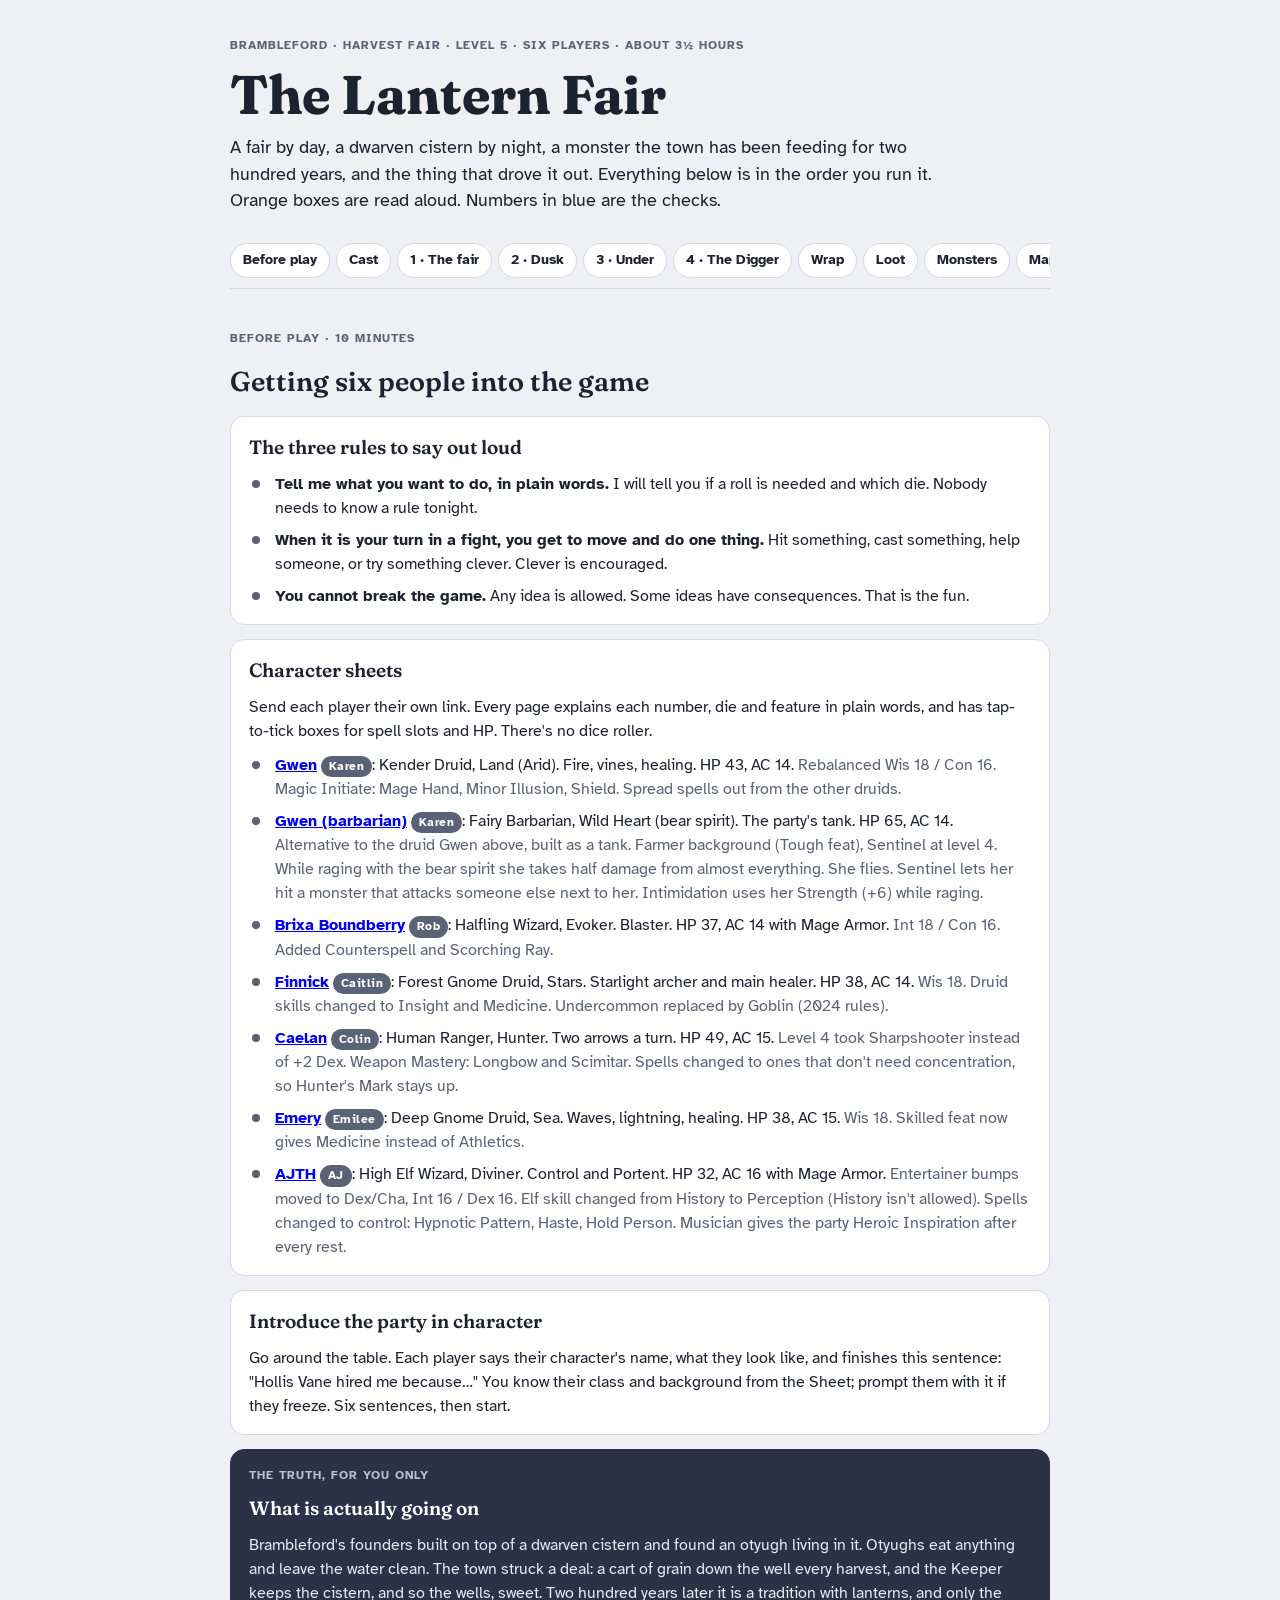
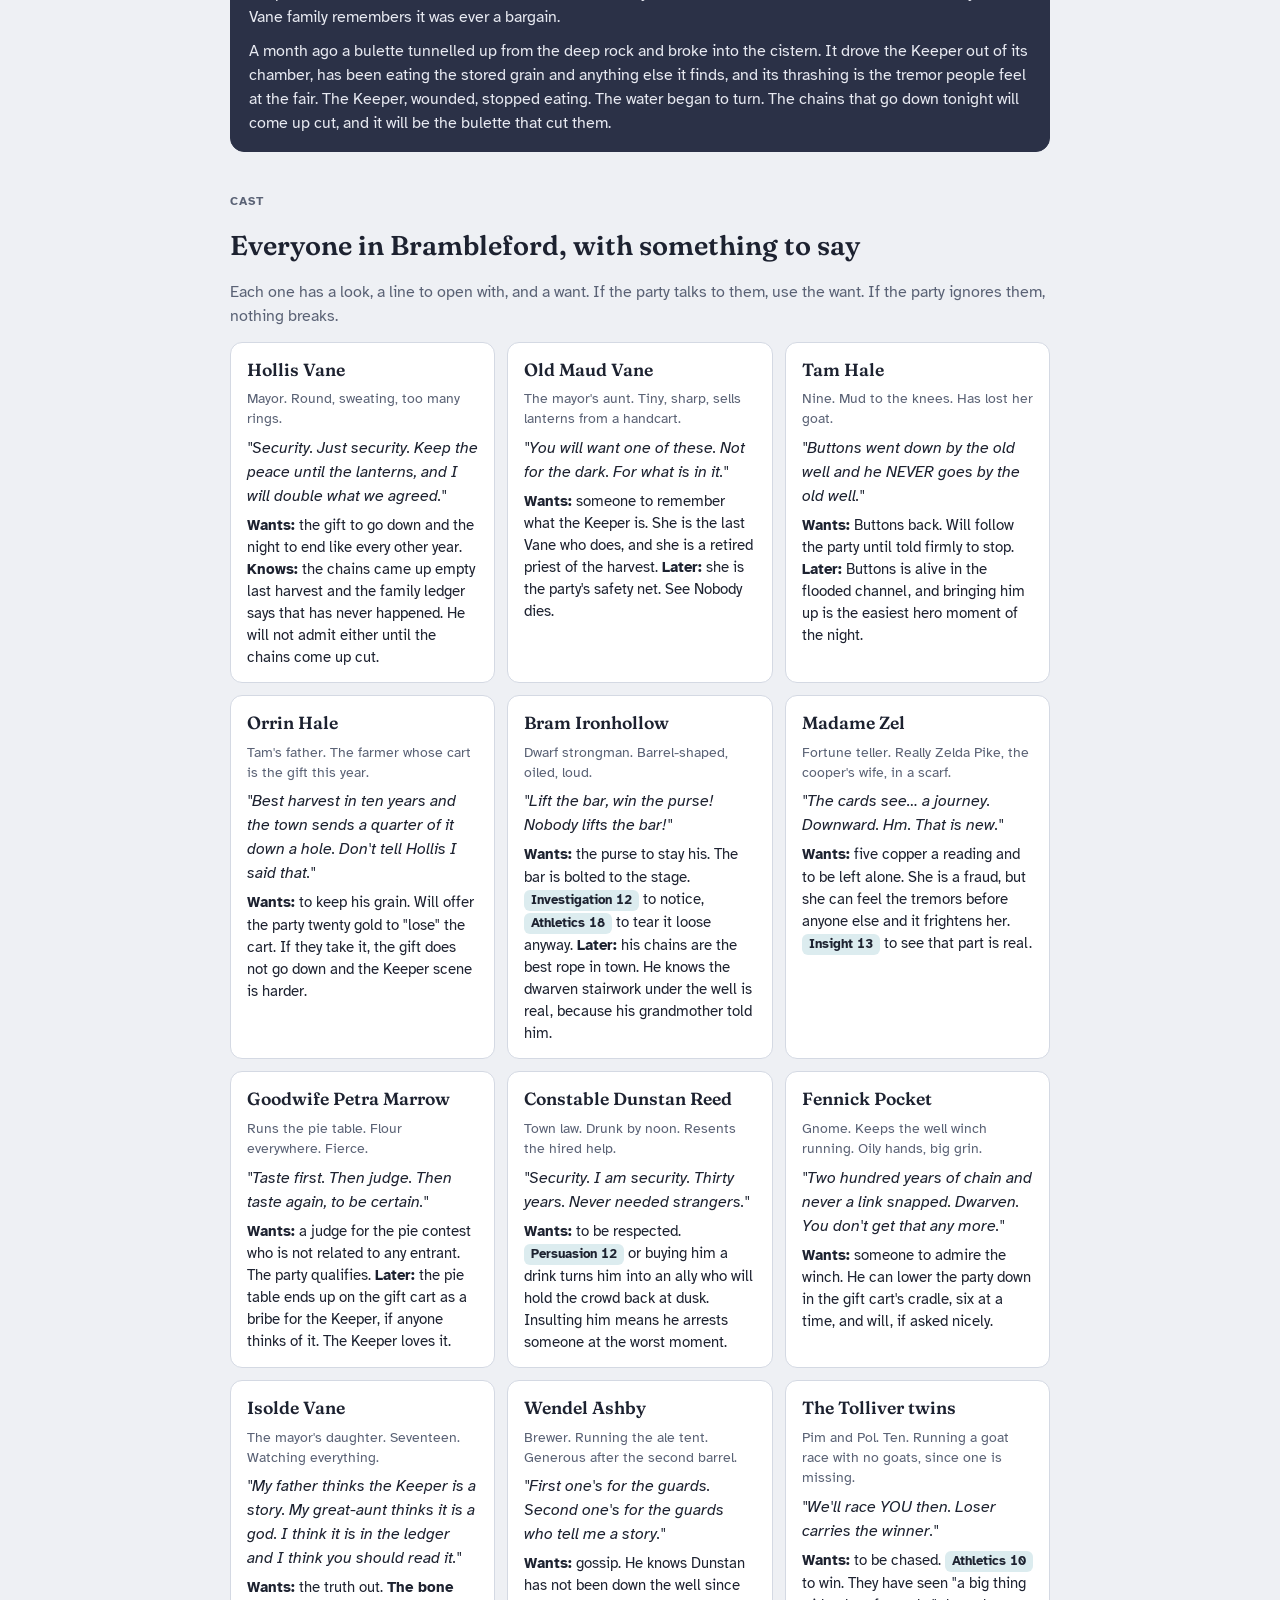
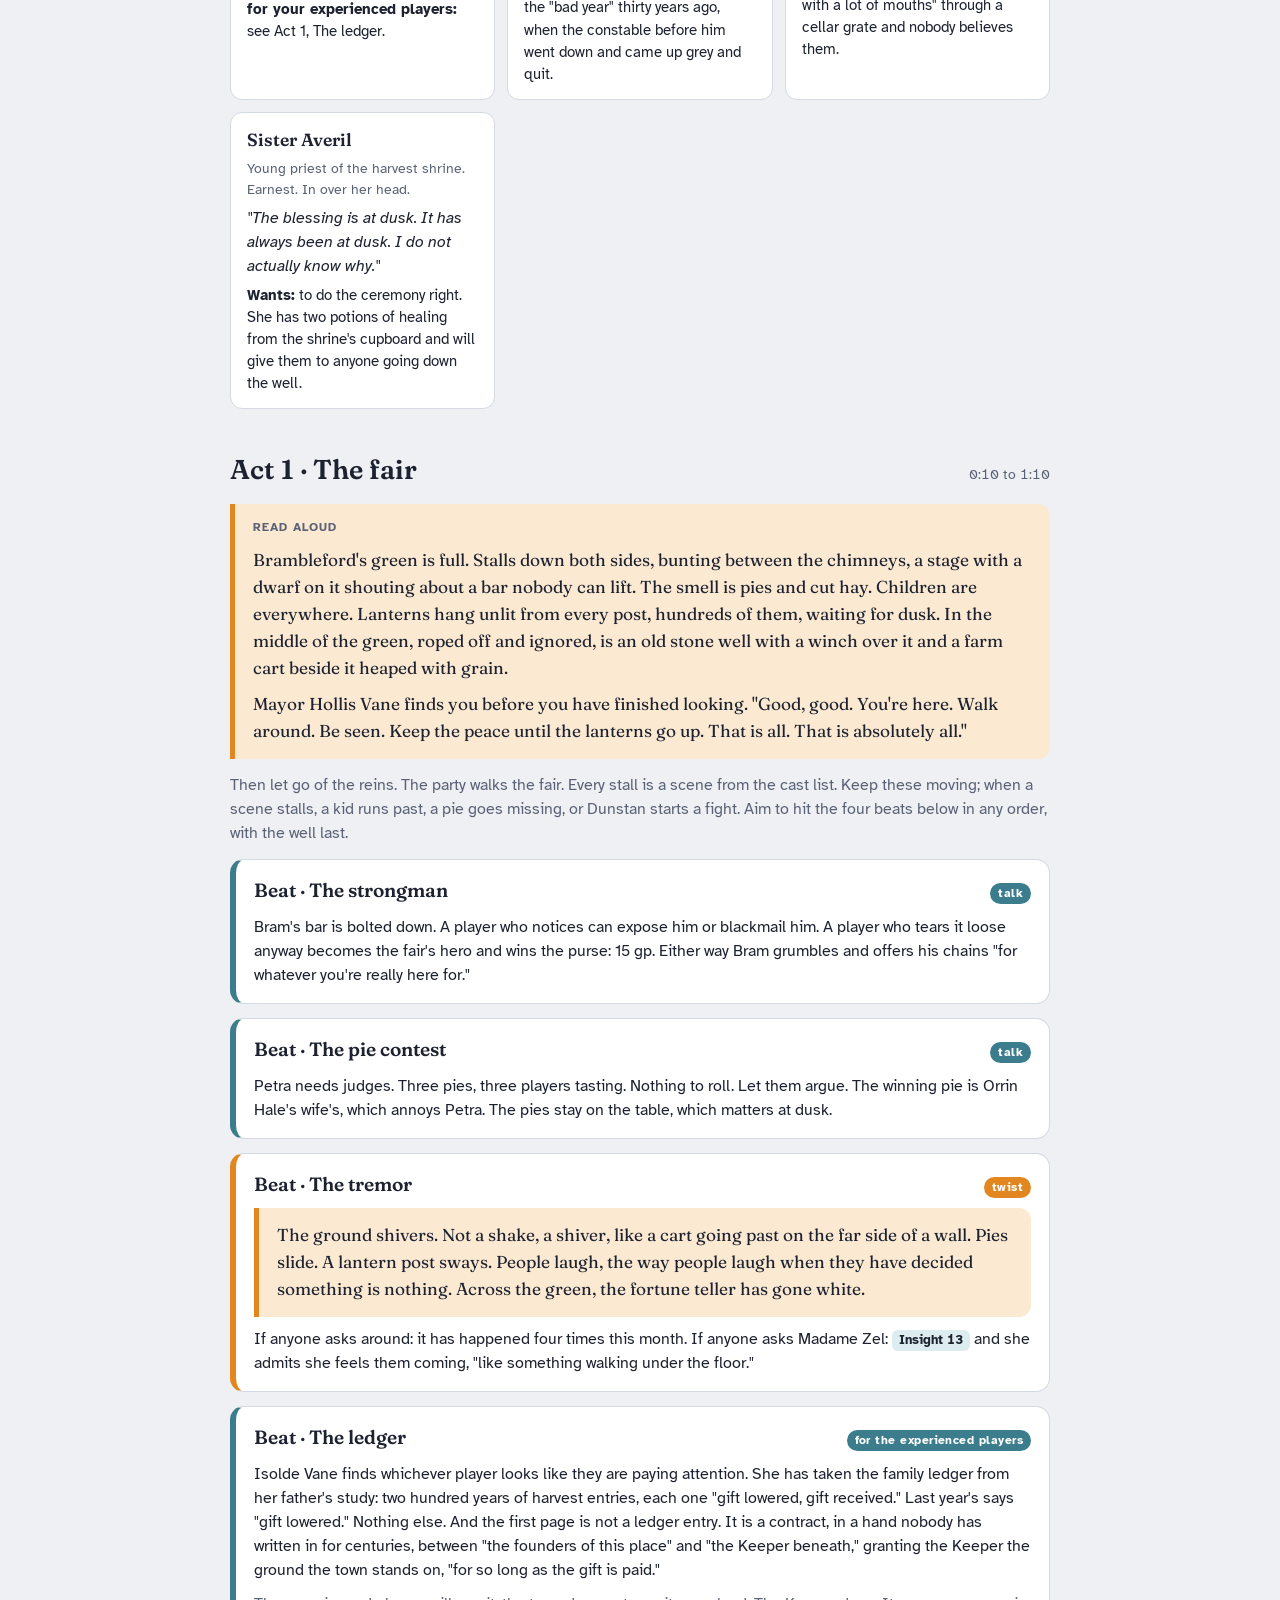
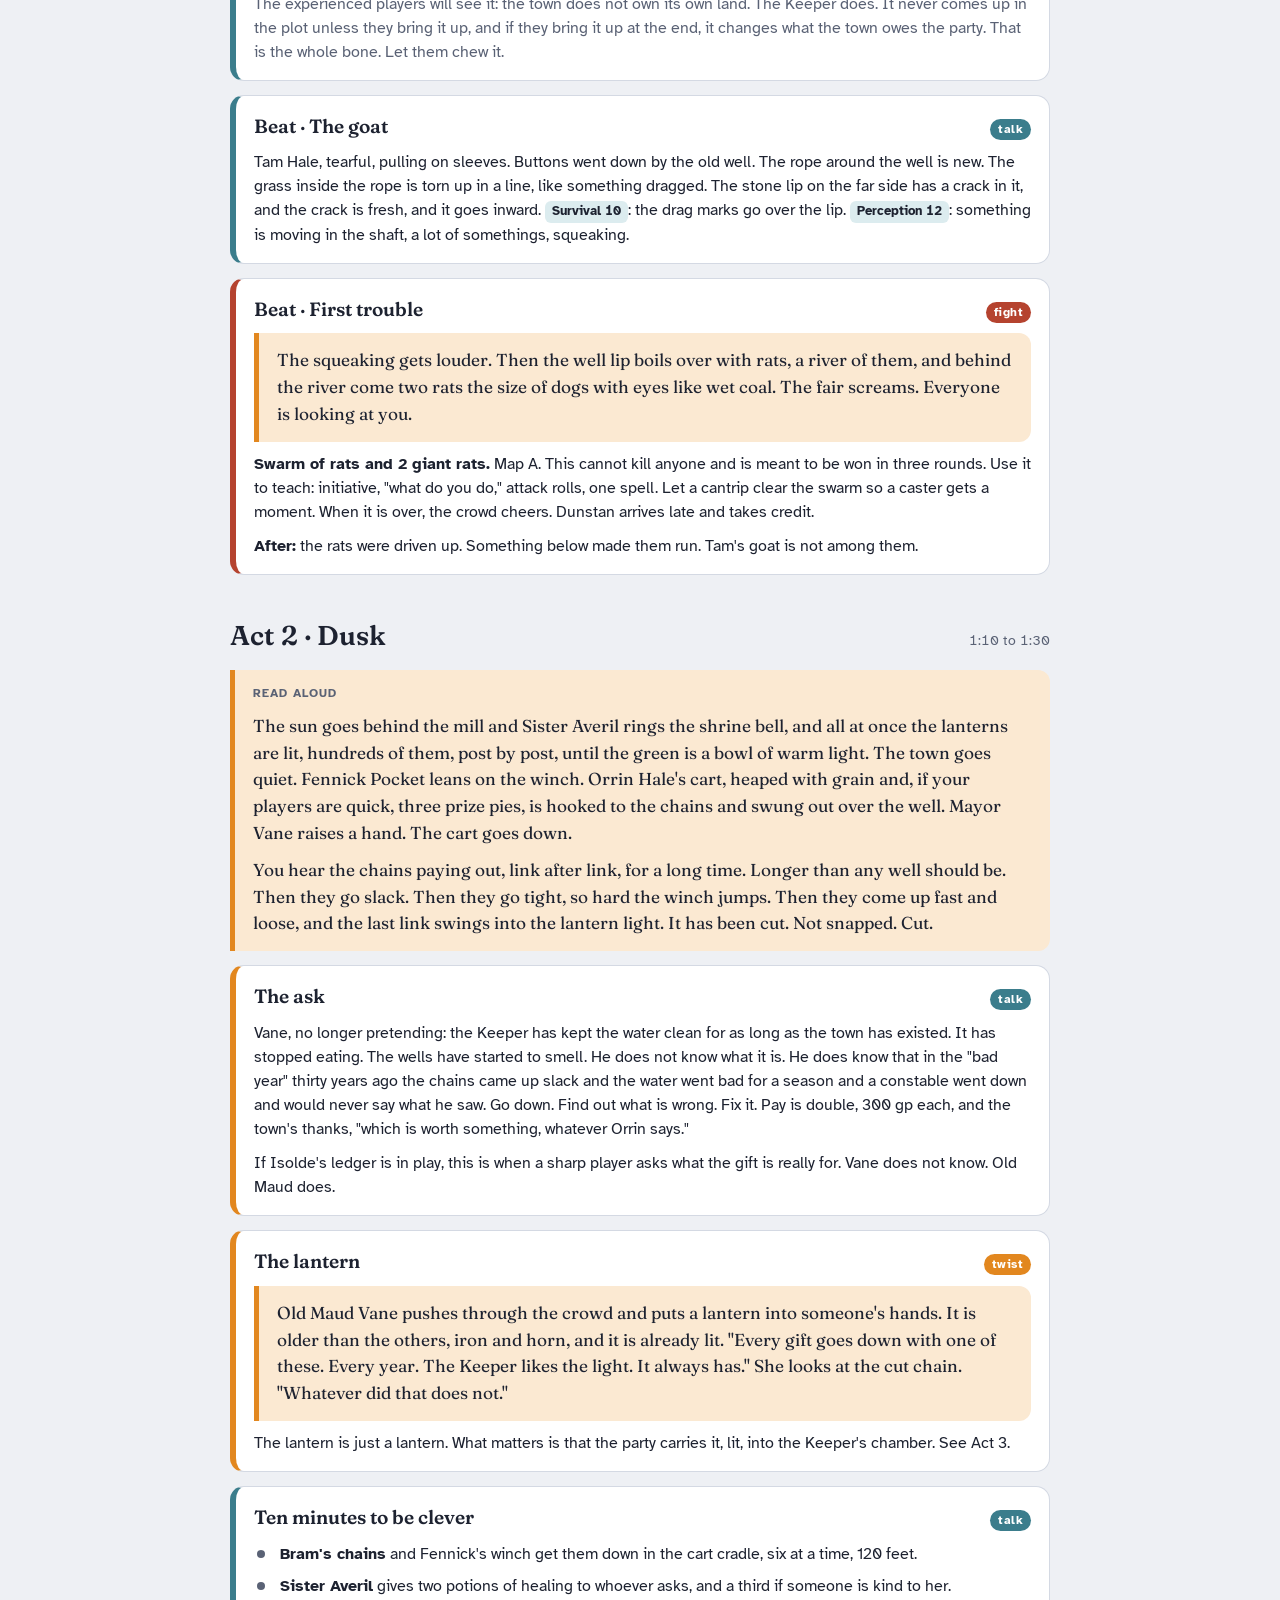
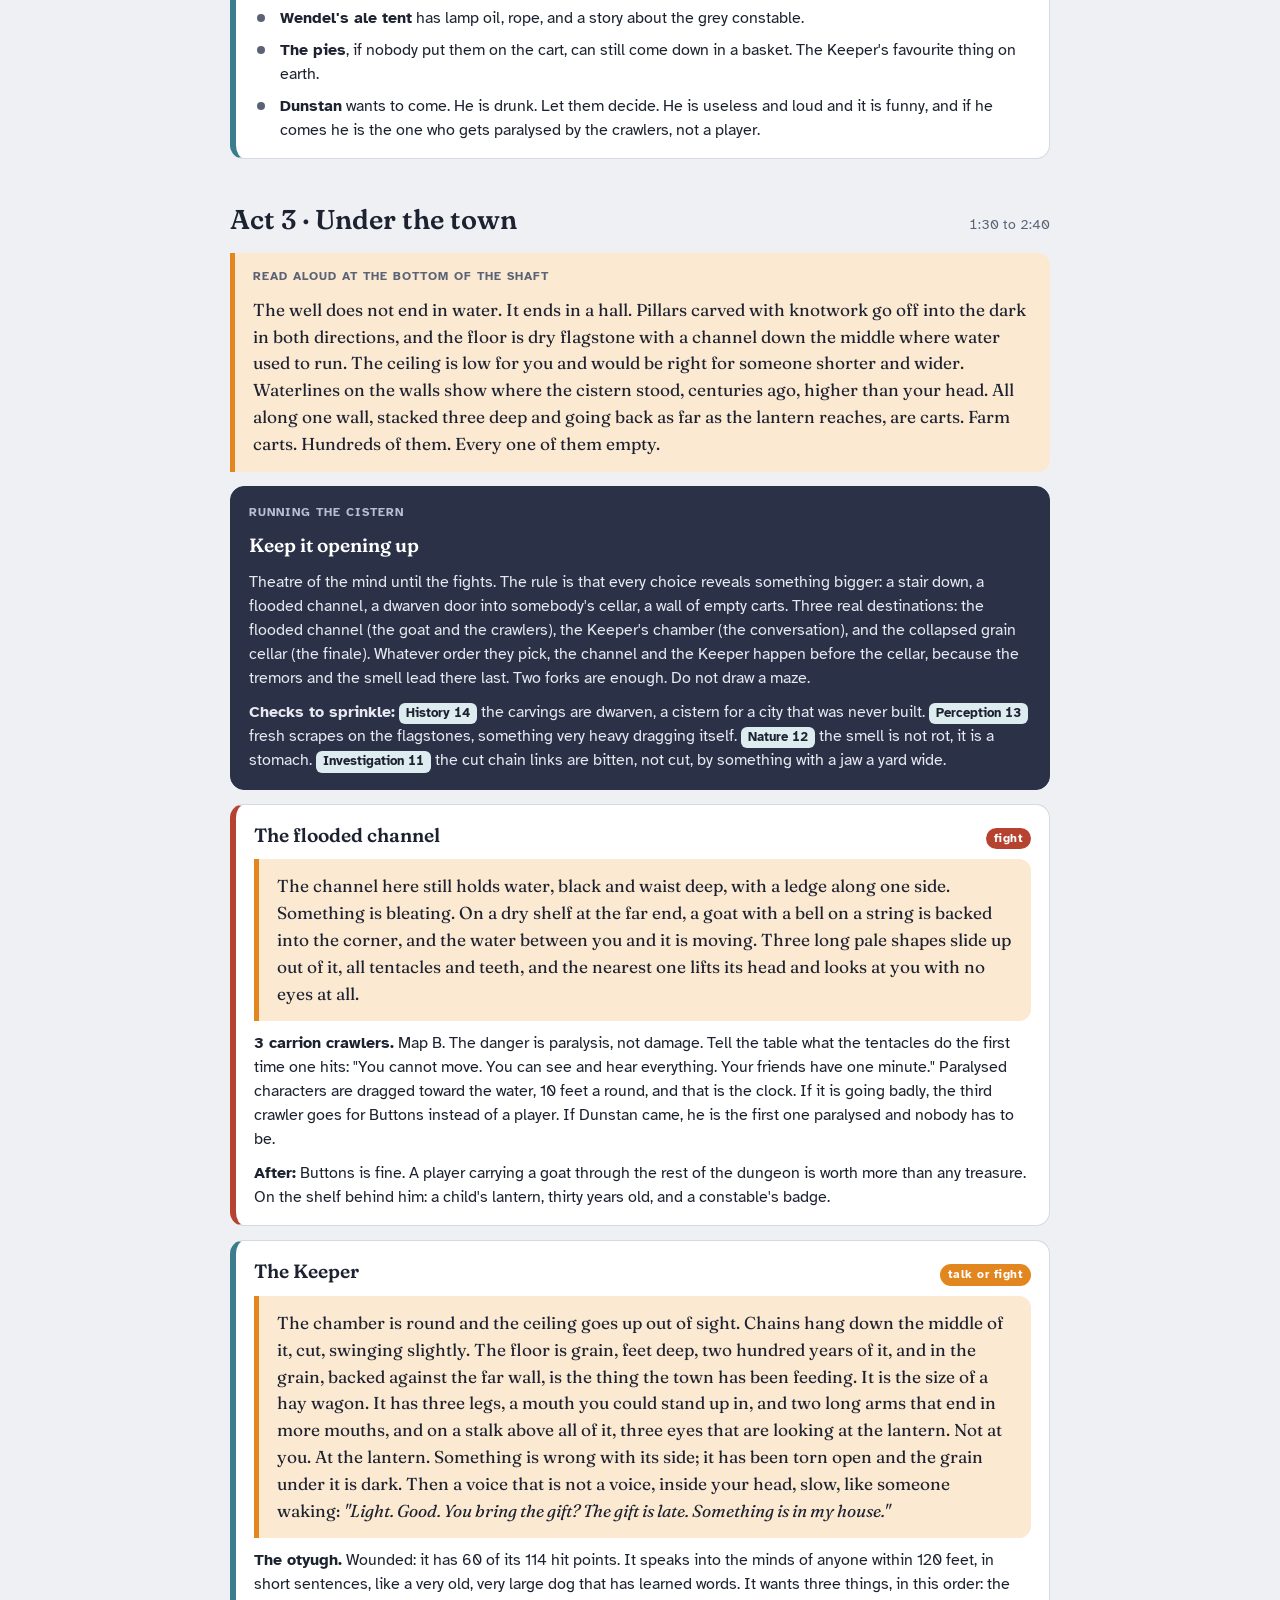
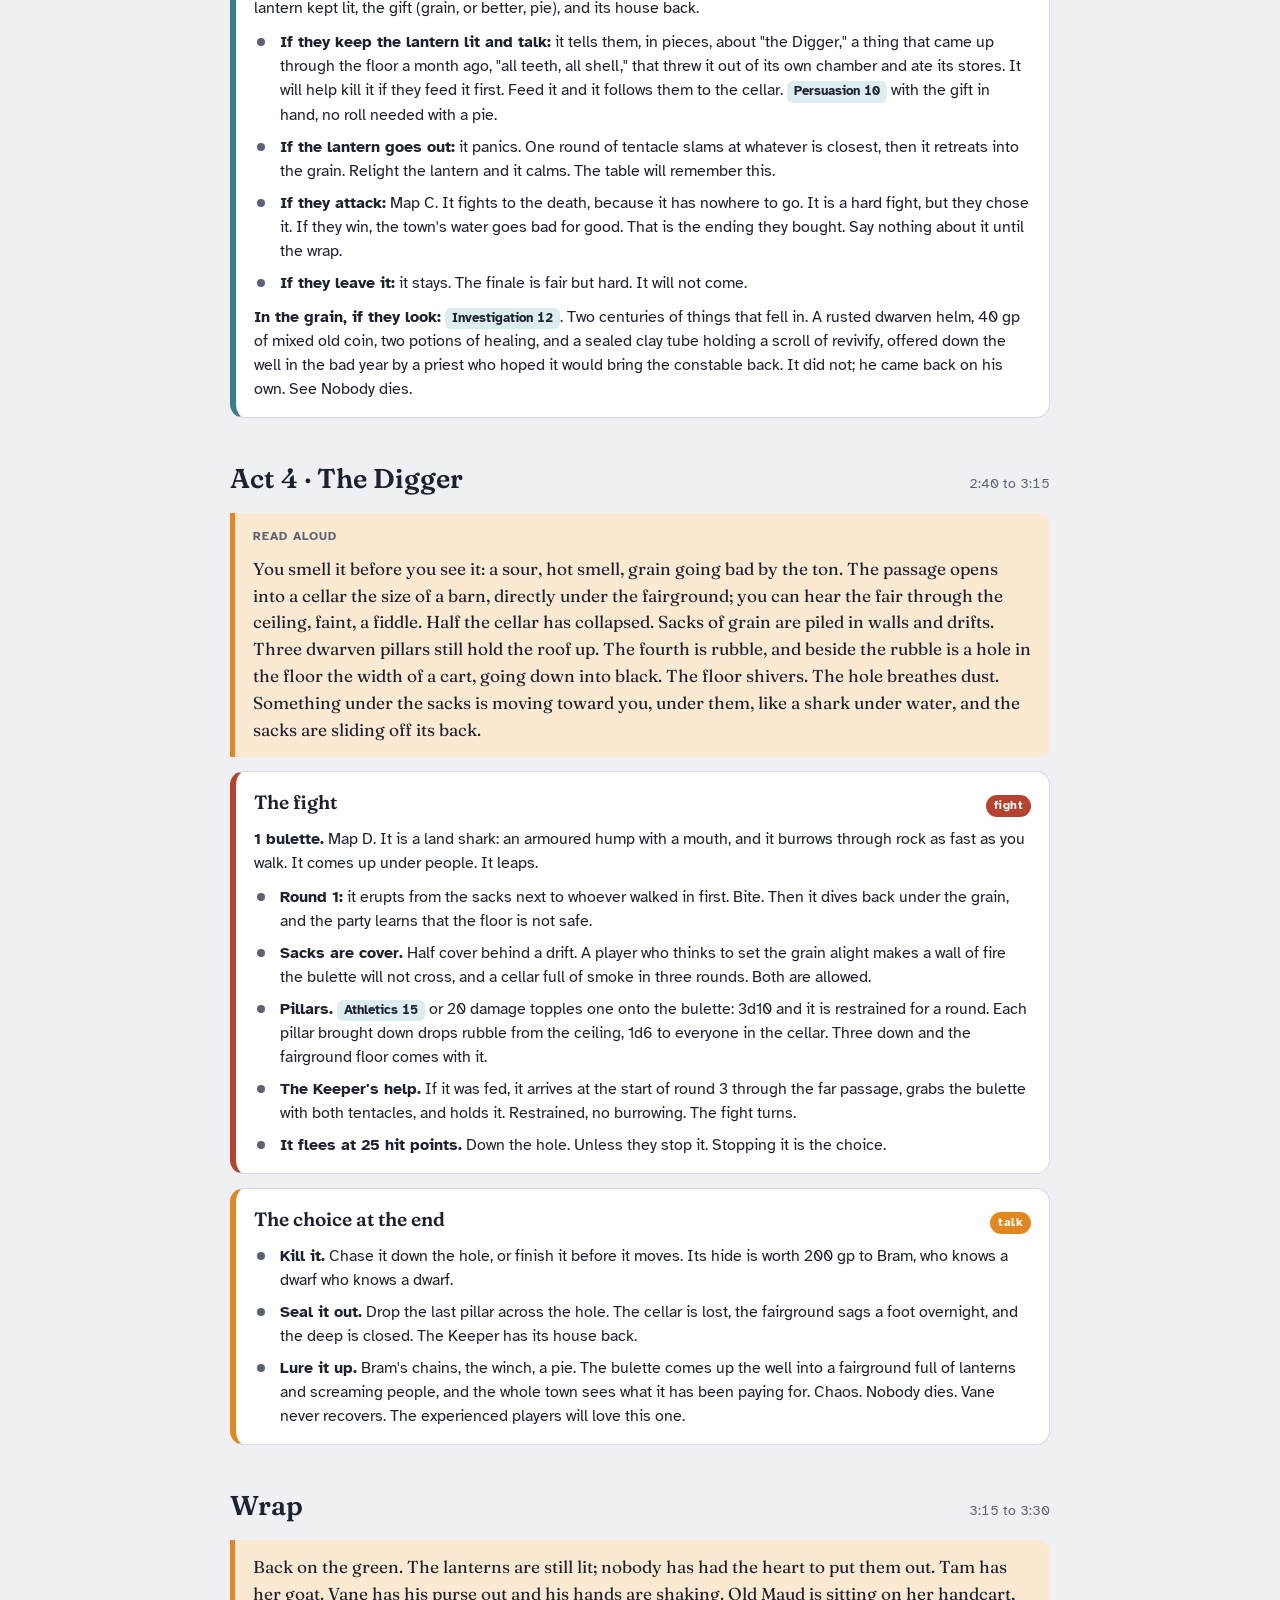
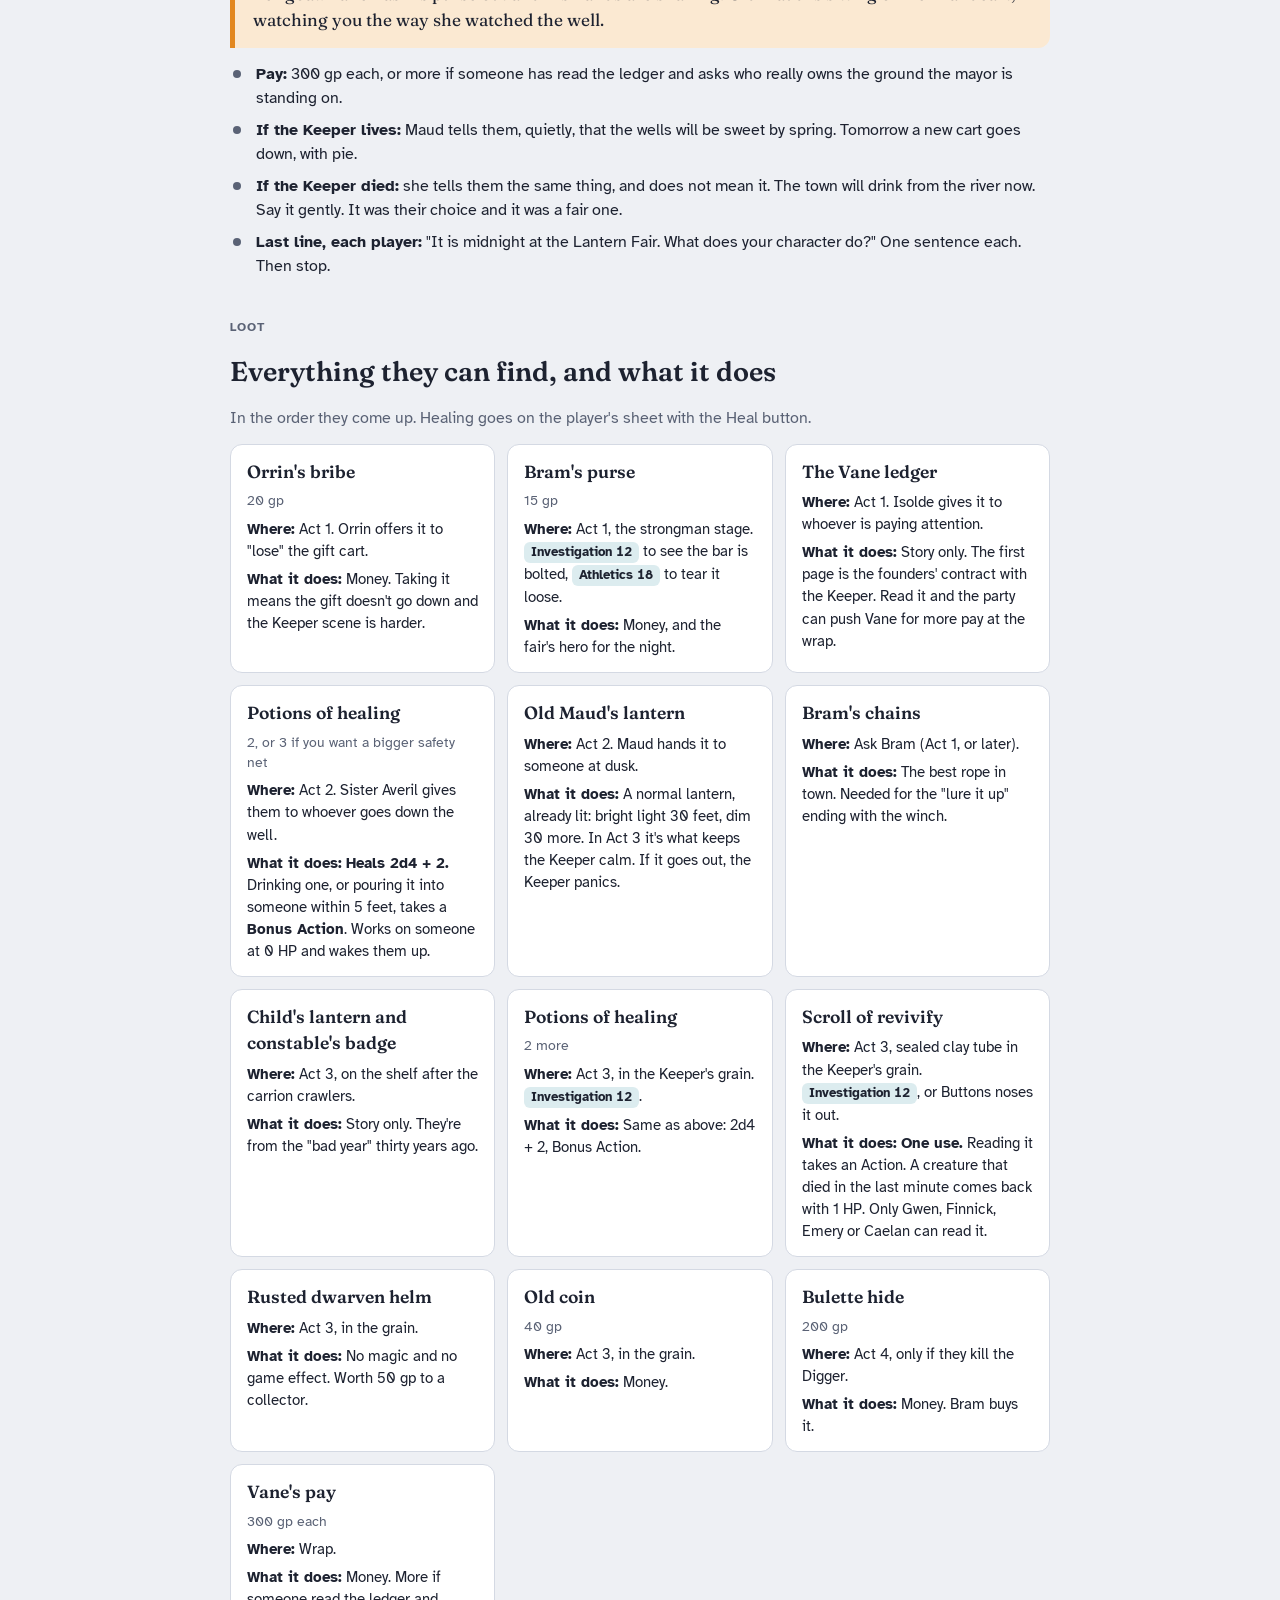
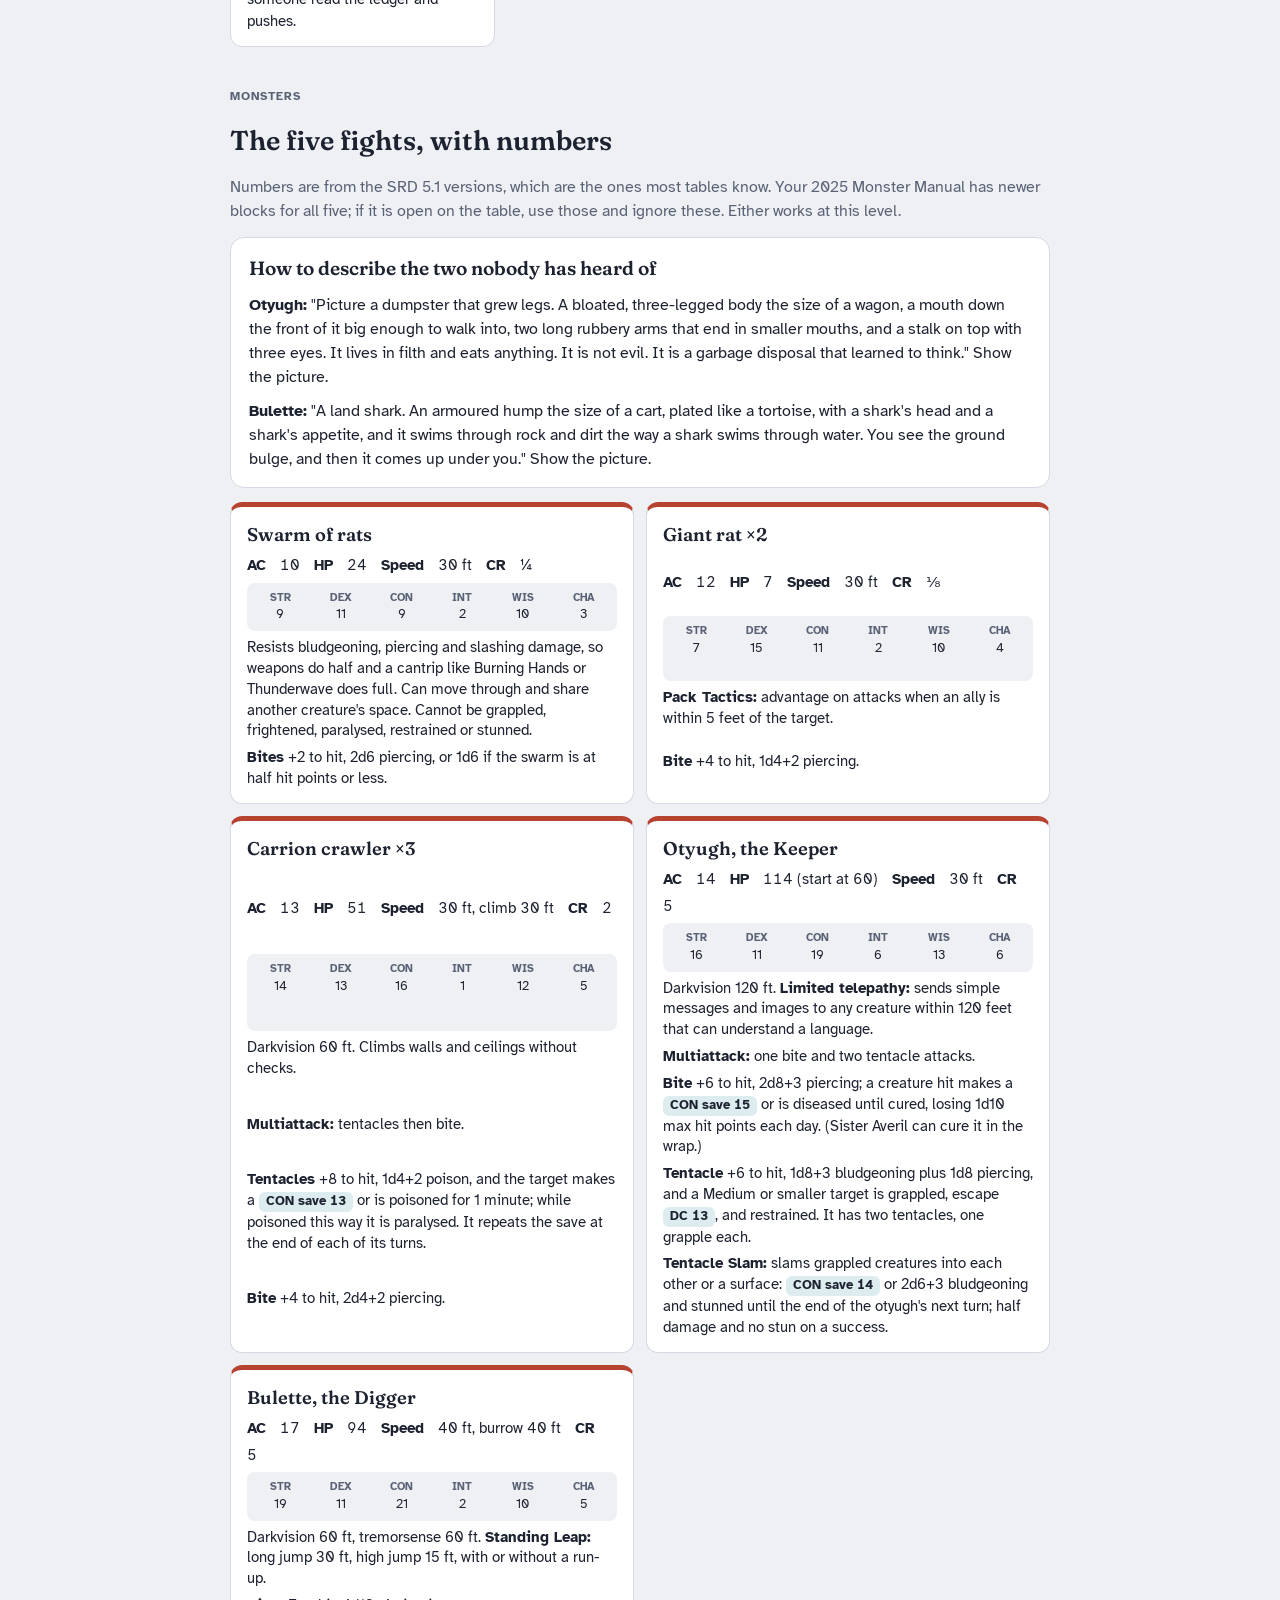
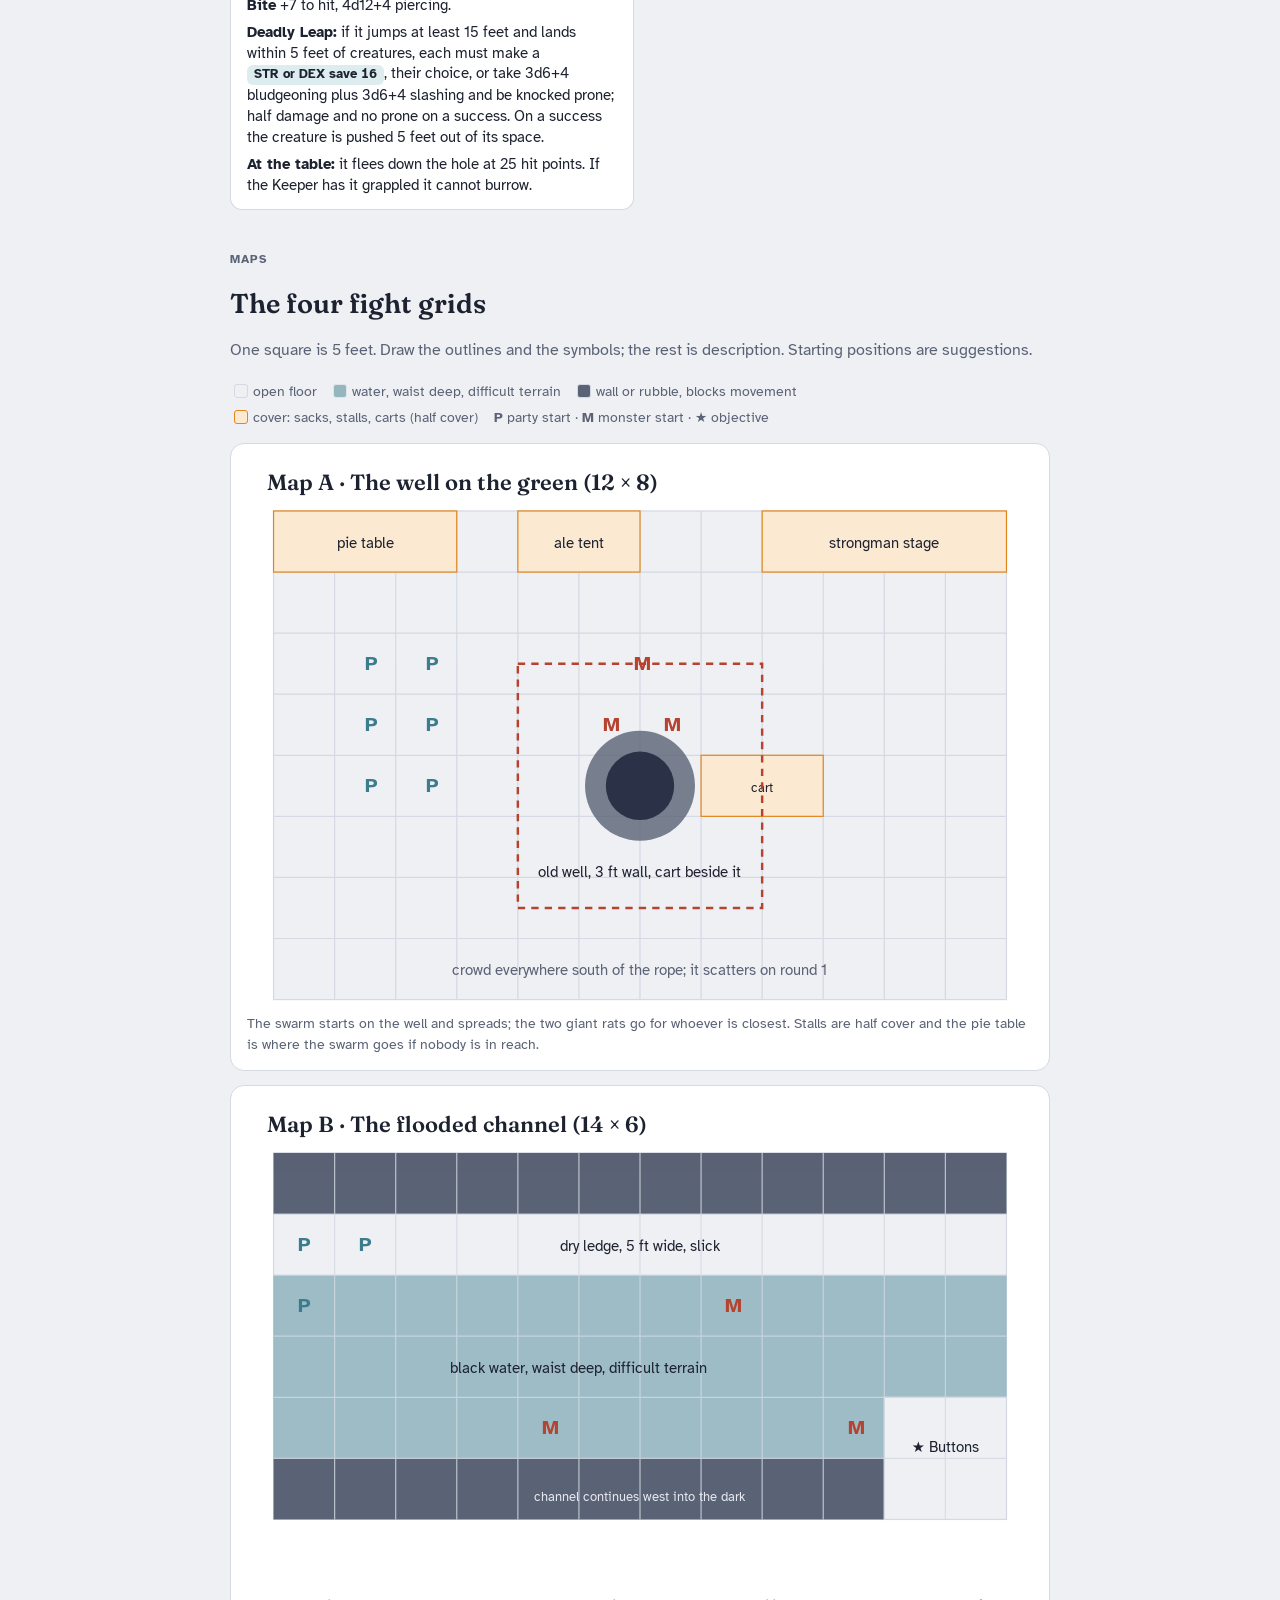
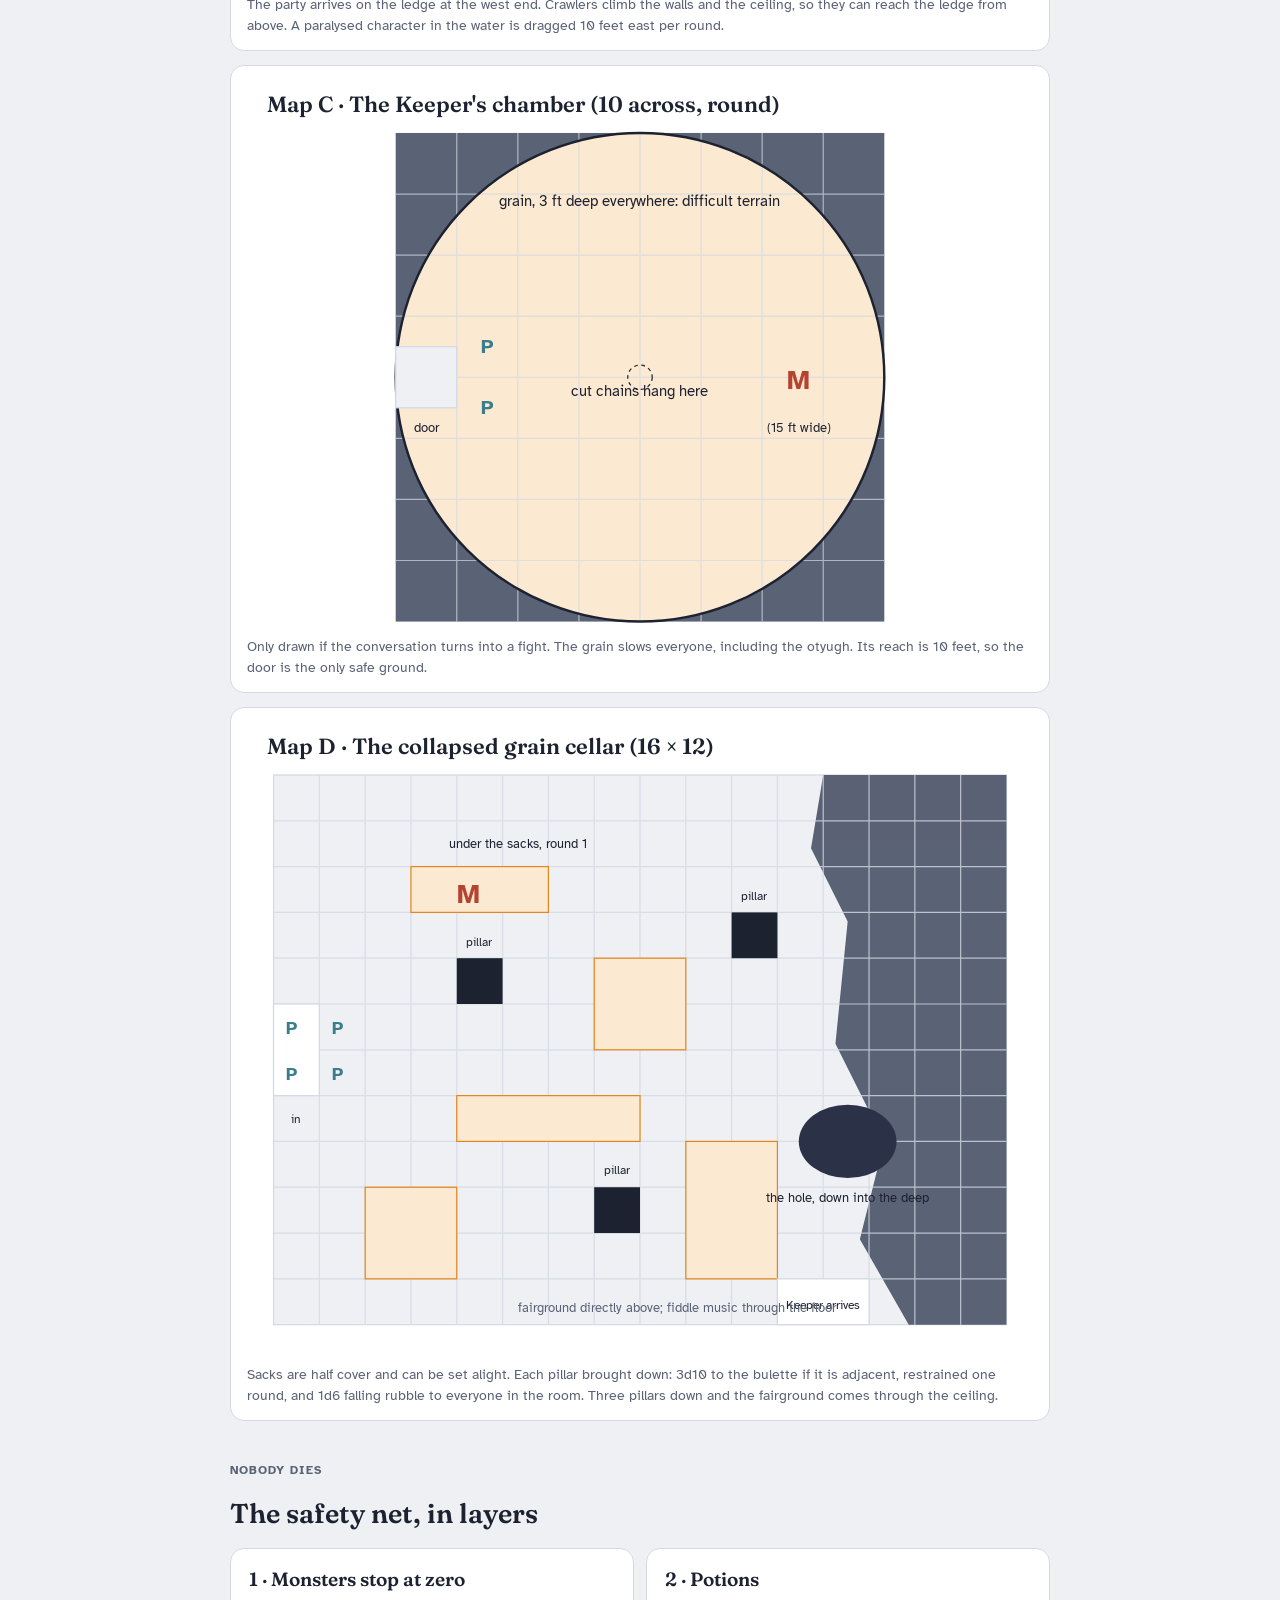
<file: dm/index.html>
<!doctype html>
<html lang="en">
<head>
<meta charset="utf-8">
<meta name="viewport" content="width=device-width, initial-scale=1, viewport-fit=cover">
<meta name="robots" content="noindex, nofollow">
<link rel="icon" href="/favicon.svg">
<style>html{color-scheme:light dark}body{margin:0}img{max-width:100%}</style>
<title>Lantern Fair Adventure</title>
<link rel="stylesheet" href="https://fonts.googleapis.com/css2?family=Fraunces:opsz,wght,SOFT@9..144,400..800,50&family=Atkinson+Hyperlegible:wght@400;700&display=swap">
<style>
/* Layout: one column for reading at a table on a phone or laptop; a sticky act strip to jump around; read-aloud text in lantern-coloured boxes; stat blocks and maps as cards. */
:root {
  --bg: #eef0f4; --panel: #ffffff; --fg: #1d2230; --muted: #5a6275; --line: #d4d9e3;
  --lantern: #e2871f; --lantern-soft: #fbe9d2; --night: #2b3147; --night-fg: #e7e9f1;
  --rp: #3b7d8c; --rp-soft: #dcecef; --fight: #b5432f; --fight-soft: #f6e1dc; --good: #3f7d4e;
  --display: "Fraunces", Georgia, serif; --body: "Atkinson Hyperlegible", system-ui, sans-serif;
}
@media (prefers-color-scheme: dark) {
  :root:not([data-theme="light"]) { --bg: #161a26; --panel: #1f2434; --fg: #e9ebf2; --muted: #a2a9bb; --line: #343b4f; --lantern: #f0a040; --lantern-soft: #3a2d1c; --night: #0f1220; --night-fg: #e7e9f1; --rp: #6cb3c2; --rp-soft: #1e3238; --fight: #e07a66; --fight-soft: #3a2320; --good: #6fb27f; color-scheme: dark; }
}
:root[data-theme="dark"] { --bg: #161a26; --panel: #1f2434; --fg: #e9ebf2; --muted: #a2a9bb; --line: #343b4f; --lantern: #f0a040; --lantern-soft: #3a2d1c; --night: #0f1220; --night-fg: #e7e9f1; --rp: #6cb3c2; --rp-soft: #1e3238; --fight: #e07a66; --fight-soft: #3a2320; --good: #6fb27f; color-scheme: dark; }
body { background: var(--bg); color: var(--fg); font-family: var(--body); font-size: 16px; line-height: 1.5; padding-left: max(16px, env(safe-area-inset-left, 0px)); padding-right: max(16px, env(safe-area-inset-right, 0px)); padding-block: 0 80px; }
body::before { content: ""; position: fixed; inset: 0 0 auto; height: env(safe-area-inset-top, 0px); z-index: 10; background: var(--bg); }
.wrap { max-width: 820px; margin: 0 auto; }
h1, h2, h3, h4 { font-family: var(--display); font-variation-settings: "SOFT" 50; text-wrap: balance; margin: 0; }
h1 { font-size: clamp(2.2rem, 7vw, 3.4rem); font-weight: 700; line-height: 1.02; }
h2 { font-size: 1.7rem; font-weight: 600; }
h3 { font-size: 1.2rem; font-weight: 600; }
h4 { font-size: 1rem; font-weight: 700; font-family: var(--body); }
p { margin: 0; }
.muted { color: var(--muted); }
.eyebrow { font-size: 0.78rem; letter-spacing: 0.08em; text-transform: uppercase; color: var(--muted); font-weight: 700; }
header.hero { padding-block: 36px 20px; display: grid; gap: 12px; }
.hero .lede { font-size: 1.1rem; max-width: 62ch; }
nav.acts { position: sticky; top: env(safe-area-inset-top, 0px); z-index: 5; background: var(--bg); padding-block: 10px; display: flex; gap: 6px; overflow-x: auto; border-bottom: 1px solid var(--line); margin-bottom: 8px; }
nav.acts a { flex: none; font-size: 0.85rem; font-weight: 700; color: var(--fg); text-decoration: none; padding: 6px 12px; border-radius: 999px; border: 1px solid var(--line); background: var(--panel); white-space: nowrap; }
nav.acts a:hover, nav.acts a:focus-visible { border-color: var(--lantern); outline: none; }
section { margin-top: 40px; scroll-margin-top: 70px; display: grid; gap: 14px; }
.time { font-variant-numeric: tabular-nums; color: var(--muted); font-size: 0.9rem; }
.aloud { background: var(--lantern-soft); border-left: 5px solid var(--lantern); border-radius: 0 12px 12px 0; padding: 14px 18px; font-family: var(--display); font-size: 1.08rem; line-height: 1.55; display: grid; gap: 10px; }
.aloud .eyebrow { font-family: var(--body); }
.card { background: var(--panel); border: 1px solid var(--line); border-radius: 14px; padding: 16px 18px; display: grid; gap: 10px; }
.card.rp { border-left: 6px solid var(--rp); } .card.fight { border-left: 6px solid var(--fight); } .card.twist { border-left: 6px solid var(--lantern); } .card.dm { background: var(--night); color: var(--night-fg); border-color: var(--night); }
.card.dm .eyebrow { color: #b9bfd3; } .card.dm h3, .card.dm h4 { color: #fff; }
.head { display: flex; flex-wrap: wrap; justify-content: space-between; align-items: baseline; gap: 6px 16px; }
ul.plain { margin: 0; padding: 0; list-style: none; display: grid; gap: 8px; }
ul.plain li { display: grid; grid-template-columns: 18px 1fr; gap: 8px; }
ul.plain li::before { content: ""; width: 8px; height: 8px; border-radius: 50%; background: var(--muted); margin-top: 8px; margin-left: 3px; }
.dc { display: inline-block; font-weight: 700; font-size: 0.8rem; padding: 1px 7px; border-radius: 6px; background: var(--rp-soft); color: var(--fg); white-space: nowrap; font-variant-numeric: tabular-nums; }
.pill { display: inline-block; font-size: 0.72rem; font-weight: 700; padding: 2px 8px; border-radius: 999px; color: #fff; background: var(--muted); letter-spacing: 0.04em; }
.pill.talk { background: var(--rp); } .pill.fight { background: var(--fight); } .pill.both { background: var(--lantern); } .pill.good { background: var(--good); }
/* cast */
.cast { display: grid; grid-template-columns: repeat(auto-fit, minmax(240px, 1fr)); gap: 12px; }
.npc { background: var(--panel); border: 1px solid var(--line); border-radius: 12px; padding: 14px 16px; display: grid; gap: 6px; align-content: start; min-width: 0; }
.npc h4 { font-family: var(--display); font-size: 1.1rem; font-weight: 600; }
.npc .role { font-size: 0.85rem; color: var(--muted); }
.npc .line { font-style: italic; }
.npc .want { font-size: 0.92rem; }
.npc .want b { font-weight: 700; }
/* stat blocks */
.stats { display: grid; grid-template-columns: repeat(auto-fit, minmax(300px, 1fr)); gap: 12px; }
.stat { background: var(--panel); border: 1px solid var(--line); border-top: 5px solid var(--fight); border-radius: 12px; padding: 14px 16px; display: grid; gap: 6px; font-size: 0.93rem; min-width: 0; }
.stat h4 { font-family: var(--display); font-size: 1.15rem; font-weight: 600; }
.stat .row { display: flex; flex-wrap: wrap; gap: 4px 14px; font-variant-numeric: tabular-nums; }
.stat .row b { font-weight: 700; }
.stat .abil { display: grid; grid-template-columns: repeat(6, 1fr); text-align: center; gap: 2px; background: var(--bg); border-radius: 8px; padding: 6px 4px; font-size: 0.82rem; }
.stat .abil b { display: block; font-size: 0.7rem; color: var(--muted); }
.stat p { line-height: 1.4; }
.stat p b { font-weight: 700; }
/* maps */
figure { margin: 0; background: var(--panel); border: 1px solid var(--line); border-radius: 14px; padding: 12px; overflow-x: auto; }
figure svg { display: block; width: 100%; max-width: 100%; height: auto; }
figcaption { font-size: 0.88rem; color: var(--muted); padding: 8px 4px 2px; }
.legend { display: flex; flex-wrap: wrap; gap: 6px 16px; font-size: 0.85rem; color: var(--muted); padding: 6px 4px 0; }
.legend i { display: inline-block; width: 12px; height: 12px; border-radius: 3px; vertical-align: -2px; margin-right: 5px; border: 1px solid var(--line); }
table { width: 100%; border-collapse: collapse; font-size: 0.93rem; }
th, td { text-align: left; padding: 8px 8px; border-bottom: 1px solid var(--line); vertical-align: top; }
th { font-size: 0.75rem; letter-spacing: 0.06em; text-transform: uppercase; color: var(--muted); }
.two { display: grid; grid-template-columns: repeat(auto-fit, minmax(280px, 1fr)); gap: 12px; }
footer { margin-top: 44px; color: var(--muted); font-size: 0.9rem; }
@media (max-width: 520px) { .card { padding: 14px; } .aloud { padding: 12px 14px; font-size: 1.02rem; } }
</style>
</head>
<body>
<div class="wrap">
<header class="hero">
  <p class="eyebrow">Brambleford · harvest fair · level 5 · six players · about 3½ hours</p>
  <h1>The Lantern Fair</h1>
  <p class="lede">A fair by day, a dwarven cistern by night, a monster the town has been feeding for two hundred years, and the thing that drove it out. Everything below is in the order you run it. Orange boxes are read aloud. Numbers in blue are the checks.</p>
</header>

<nav class="acts" aria-label="Jump to">
  <a href="#prep">Before play</a><a href="#cast">Cast</a><a href="#act1">1 · The fair</a><a href="#act2">2 · Dusk</a><a href="#act3">3 · Under</a><a href="#act4">4 · The Digger</a><a href="#wrap">Wrap</a><a href="#loot">Loot</a><a href="#monsters">Monsters</a><a href="#maps">Maps</a><a href="#safety">Nobody dies</a>
</nav>

<section id="prep">
  <p class="eyebrow">Before play · 10 minutes</p>
  <h2>Getting six people into the game</h2>
  <div class="card">
    <h3>The three rules to say out loud</h3>
    <ul class="plain">
      <li><span><b>Tell me what you want to do, in plain words.</b> I will tell you if a roll is needed and which die. Nobody needs to know a rule tonight.</span></li>
      <li><span><b>When it is your turn in a fight, you get to move and do one thing.</b> Hit something, cast something, help someone, or try something clever. Clever is encouraged.</span></li>
      <li><span><b>You cannot break the game.</b> Any idea is allowed. Some ideas have consequences. That is the fun.</span></li>
    </ul>
  </div>
  <div class="card">
    <h3>Character sheets</h3>
    <p>Send each player their own link. Every page explains each number, die and feature in plain words, and has tap-to-tick boxes for spell slots and HP. There's no dice roller.</p>
    <ul class="plain">
      <li><span><a href="/gwen/"><b>Gwen</b></a> <span class="pill">Karen</span>: Kender Druid, Land (Arid). Fire, vines, healing. HP 43, AC 14. <span class="muted">Rebalanced Wis 18 / Con 16. Magic Initiate: Mage Hand, Minor Illusion, Shield. Spread spells out from the other druids.</span></span></li>
      <li><span><a href="/gwen2/"><b>Gwen (barbarian)</b></a> <span class="pill">Karen</span>: Fairy Barbarian, Wild Heart (bear spirit). The party's tank. HP 65, AC 14. <span class="muted">Alternative to the druid Gwen above, built as a tank. Farmer background (Tough feat), Sentinel at level 4. While raging with the bear spirit she takes half damage from almost everything. She flies. Sentinel lets her hit a monster that attacks someone else next to her. Intimidation uses her Strength (+6) while raging.</span></span></li>
      <li><span><a href="/brixa/"><b>Brixa Boundberry</b></a> <span class="pill">Rob</span>: Halfling Wizard, Evoker. Blaster. HP 37, AC 14 with Mage Armor. <span class="muted">Int 18 / Con 16. Added Counterspell and Scorching Ray.</span></span></li>
      <li><span><a href="/finnick/"><b>Finnick</b></a> <span class="pill">Caitlin</span>: Forest Gnome Druid, Stars. Starlight archer and main healer. HP 38, AC 14. <span class="muted">Wis 18. Druid skills changed to Insight and Medicine. Undercommon replaced by Goblin (2024 rules).</span></span></li>
      <li><span><a href="/caelan/"><b>Caelan</b></a> <span class="pill">Colin</span>: Human Ranger, Hunter. Two arrows a turn. HP 49, AC 15. <span class="muted">Level 4 took Sharpshooter instead of +2 Dex. Weapon Mastery: Longbow and Scimitar. Spells changed to ones that don't need concentration, so Hunter's Mark stays up.</span></span></li>
      <li><span><a href="/emery/"><b>Emery</b></a> <span class="pill">Emilee</span>: Deep Gnome Druid, Sea. Waves, lightning, healing. HP 38, AC 15. <span class="muted">Wis 18. Skilled feat now gives Medicine instead of Athletics.</span></span></li>
      <li><span><a href="/ajth/"><b>AJTH</b></a> <span class="pill">AJ</span>: High Elf Wizard, Diviner. Control and Portent. HP 32, AC 16 with Mage Armor. <span class="muted">Entertainer bumps moved to Dex/Cha, Int 16 / Dex 16. Elf skill changed from History to Perception (History isn't allowed). Spells changed to control: Hypnotic Pattern, Haste, Hold Person. Musician gives the party Heroic Inspiration after every rest.</span></span></li>
    </ul>
  </div>
  <div class="card">
    <h3>Introduce the party in character</h3>
    <p>Go around the table. Each player says their character's name, what they look like, and finishes this sentence: "Hollis Vane hired me because…" You know their class and background from the Sheet; prompt them with it if they freeze. Six sentences, then start.</p>
  </div>
  <div class="card dm">
    <p class="eyebrow">The truth, for you only</p>
    <h3>What is actually going on</h3>
    <p>Brambleford's founders built on top of a dwarven cistern and found an otyugh living in it. Otyughs eat anything and leave the water clean. The town struck a deal: a cart of grain down the well every harvest, and the Keeper keeps the cistern, and so the wells, sweet. Two hundred years later it is a tradition with lanterns, and only the Vane family remembers it was ever a bargain.</p>
    <p>A month ago a bulette tunnelled up from the deep rock and broke into the cistern. It drove the Keeper out of its chamber, has been eating the stored grain and anything else it finds, and its thrashing is the tremor people feel at the fair. The Keeper, wounded, stopped eating. The water began to turn. The chains that go down tonight will come up cut, and it will be the bulette that cut them.</p>
  </div>
</section>

<section id="cast">
  <p class="eyebrow">Cast</p>
  <h2>Everyone in Brambleford, with something to say</h2>
  <p class="muted">Each one has a look, a line to open with, and a want. If the party talks to them, use the want. If the party ignores them, nothing breaks.</p>
  <div class="cast">
    <div class="npc"><h4>Hollis Vane</h4><span class="role">Mayor. Round, sweating, too many rings.</span><p class="line">"Security. Just security. Keep the peace until the lanterns, and I will double what we agreed."</p><p class="want"><b>Wants:</b> the gift to go down and the night to end like every other year. <b>Knows:</b> the chains came up empty last harvest and the family ledger says that has never happened. He will not admit either until the chains come up cut.</p></div>
    <div class="npc"><h4>Old Maud Vane</h4><span class="role">The mayor's aunt. Tiny, sharp, sells lanterns from a handcart.</span><p class="line">"You will want one of these. Not for the dark. For what is in it."</p><p class="want"><b>Wants:</b> someone to remember what the Keeper is. She is the last Vane who does, and she is a retired priest of the harvest. <b>Later:</b> she is the party's safety net. See Nobody dies.</p></div>
    <div class="npc"><h4>Tam Hale</h4><span class="role">Nine. Mud to the knees. Has lost her goat.</span><p class="line">"Buttons went down by the old well and he NEVER goes by the old well."</p><p class="want"><b>Wants:</b> Buttons back. Will follow the party until told firmly to stop. <b>Later:</b> Buttons is alive in the flooded channel, and bringing him up is the easiest hero moment of the night.</p></div>
    <div class="npc"><h4>Orrin Hale</h4><span class="role">Tam's father. The farmer whose cart is the gift this year.</span><p class="line">"Best harvest in ten years and the town sends a quarter of it down a hole. Don't tell Hollis I said that."</p><p class="want"><b>Wants:</b> to keep his grain. Will offer the party twenty gold to "lose" the cart. If they take it, the gift does not go down and the Keeper scene is harder.</p></div>
    <div class="npc"><h4>Bram Ironhollow</h4><span class="role">Dwarf strongman. Barrel-shaped, oiled, loud.</span><p class="line">"Lift the bar, win the purse! Nobody lifts the bar!"</p><p class="want"><b>Wants:</b> the purse to stay his. The bar is bolted to the stage. <span class="dc">Investigation 12</span> to notice, <span class="dc">Athletics 18</span> to tear it loose anyway. <b>Later:</b> his chains are the best rope in town. He knows the dwarven stairwork under the well is real, because his grandmother told him.</p></div>
    <div class="npc"><h4>Madame Zel</h4><span class="role">Fortune teller. Really Zelda Pike, the cooper's wife, in a scarf.</span><p class="line">"The cards see… a journey. Downward. Hm. That is new."</p><p class="want"><b>Wants:</b> five copper a reading and to be left alone. She is a fraud, but she can feel the tremors before anyone else and it frightens her. <span class="dc">Insight 13</span> to see that part is real.</p></div>
    <div class="npc"><h4>Goodwife Petra Marrow</h4><span class="role">Runs the pie table. Flour everywhere. Fierce.</span><p class="line">"Taste first. Then judge. Then taste again, to be certain."</p><p class="want"><b>Wants:</b> a judge for the pie contest who is not related to any entrant. The party qualifies. <b>Later:</b> the pie table ends up on the gift cart as a bribe for the Keeper, if anyone thinks of it. The Keeper loves it.</p></div>
    <div class="npc"><h4>Constable Dunstan Reed</h4><span class="role">Town law. Drunk by noon. Resents the hired help.</span><p class="line">"Security. I am security. Thirty years. Never needed strangers."</p><p class="want"><b>Wants:</b> to be respected. <span class="dc">Persuasion 12</span> or buying him a drink turns him into an ally who will hold the crowd back at dusk. Insulting him means he arrests someone at the worst moment.</p></div>
    <div class="npc"><h4>Fennick Pocket</h4><span class="role">Gnome. Keeps the well winch running. Oily hands, big grin.</span><p class="line">"Two hundred years of chain and never a link snapped. Dwarven. You don't get that any more."</p><p class="want"><b>Wants:</b> someone to admire the winch. He can lower the party down in the gift cart's cradle, six at a time, and will, if asked nicely.</p></div>
    <div class="npc"><h4>Isolde Vane</h4><span class="role">The mayor's daughter. Seventeen. Watching everything.</span><p class="line">"My father thinks the Keeper is a story. My great-aunt thinks it is a god. I think it is in the ledger and I think you should read it."</p><p class="want"><b>Wants:</b> the truth out. <b>The bone for your experienced players:</b> see Act 1, The ledger.</p></div>
    <div class="npc"><h4>Wendel Ashby</h4><span class="role">Brewer. Running the ale tent. Generous after the second barrel.</span><p class="line">"First one's for the guards. Second one's for the guards who tell me a story."</p><p class="want"><b>Wants:</b> gossip. He knows Dunstan has not been down the well since the "bad year" thirty years ago, when the constable before him went down and came up grey and quit.</p></div>
    <div class="npc"><h4>The Tolliver twins</h4><span class="role">Pim and Pol. Ten. Running a goat race with no goats, since one is missing.</span><p class="line">"We'll race YOU then. Loser carries the winner."</p><p class="want"><b>Wants:</b> to be chased. <span class="dc">Athletics 10</span> to win. They have seen "a big thing with a lot of mouths" through a cellar grate and nobody believes them.</p></div>
    <div class="npc"><h4>Sister Averil</h4><span class="role">Young priest of the harvest shrine. Earnest. In over her head.</span><p class="line">"The blessing is at dusk. It has always been at dusk. I do not actually know why."</p><p class="want"><b>Wants:</b> to do the ceremony right. She has two potions of healing from the shrine's cupboard and will give them to anyone going down the well.</p></div>
  </div>
</section>

<section id="act1">
  <div class="head"><h2>Act 1 · The fair</h2><span class="time">0:10 to 1:10</span></div>
  <div class="aloud">
    <p class="eyebrow">Read aloud</p>
    <p>Brambleford's green is full. Stalls down both sides, bunting between the chimneys, a stage with a dwarf on it shouting about a bar nobody can lift. The smell is pies and cut hay. Children are everywhere. Lanterns hang unlit from every post, hundreds of them, waiting for dusk. In the middle of the green, roped off and ignored, is an old stone well with a winch over it and a farm cart beside it heaped with grain.</p>
    <p>Mayor Hollis Vane finds you before you have finished looking. "Good, good. You're here. Walk around. Be seen. Keep the peace until the lanterns go up. That is all. That is absolutely all."</p>
  </div>
  <p class="muted">Then let go of the reins. The party walks the fair. Every stall is a scene from the cast list. Keep these moving; when a scene stalls, a kid runs past, a pie goes missing, or Dunstan starts a fight. Aim to hit the four beats below in any order, with the well last.</p>
  <div class="card rp">
    <div class="head"><h3>Beat · The strongman</h3><span class="pill talk">talk</span></div>
    <p>Bram's bar is bolted down. A player who notices can expose him or blackmail him. A player who tears it loose anyway becomes the fair's hero and wins the purse: 15 gp. Either way Bram grumbles and offers his chains "for whatever you're really here for."</p>
  </div>
  <div class="card rp">
    <div class="head"><h3>Beat · The pie contest</h3><span class="pill talk">talk</span></div>
    <p>Petra needs judges. Three pies, three players tasting. Nothing to roll. Let them argue. The winning pie is Orrin Hale's wife's, which annoys Petra. The pies stay on the table, which matters at dusk.</p>
  </div>
  <div class="card twist">
    <div class="head"><h3>Beat · The tremor</h3><span class="pill both">twist</span></div>
    <div class="aloud"><p>The ground shivers. Not a shake, a shiver, like a cart going past on the far side of a wall. Pies slide. A lantern post sways. People laugh, the way people laugh when they have decided something is nothing. Across the green, the fortune teller has gone white.</p></div>
    <p>If anyone asks around: it has happened four times this month. If anyone asks Madame Zel: <span class="dc">Insight 13</span> and she admits she feels them coming, "like something walking under the floor."</p>
  </div>
  <div class="card rp">
    <div class="head"><h3>Beat · The ledger</h3><span class="pill talk">for the experienced players</span></div>
    <p>Isolde Vane finds whichever player looks like they are paying attention. She has taken the family ledger from her father's study: two hundred years of harvest entries, each one "gift lowered, gift received." Last year's says "gift lowered." Nothing else. And the first page is not a ledger entry. It is a contract, in a hand nobody has written in for centuries, between "the founders of this place" and "the Keeper beneath," granting the Keeper the ground the town stands on, "for so long as the gift is paid."</p>
    <p class="muted">The experienced players will see it: the town does not own its own land. The Keeper does. It never comes up in the plot unless they bring it up, and if they bring it up at the end, it changes what the town owes the party. That is the whole bone. Let them chew it.</p>
  </div>
  <div class="card rp">
    <div class="head"><h3>Beat · The goat</h3><span class="pill talk">talk</span></div>
    <p>Tam Hale, tearful, pulling on sleeves. Buttons went down by the old well. The rope around the well is new. The grass inside the rope is torn up in a line, like something dragged. The stone lip on the far side has a crack in it, and the crack is fresh, and it goes inward. <span class="dc">Survival 10</span>: the drag marks go over the lip. <span class="dc">Perception 12</span>: something is moving in the shaft, a lot of somethings, squeaking.</p>
  </div>
  <div class="card fight">
    <div class="head"><h3>Beat · First trouble</h3><span class="pill fight">fight</span></div>
    <div class="aloud"><p>The squeaking gets louder. Then the well lip boils over with rats, a river of them, and behind the river come two rats the size of dogs with eyes like wet coal. The fair screams. Everyone is looking at you.</p></div>
    <p><b>Swarm of rats and 2 giant rats.</b> Map A. This cannot kill anyone and is meant to be won in three rounds. Use it to teach: initiative, "what do you do," attack rolls, one spell. Let a cantrip clear the swarm so a caster gets a moment. When it is over, the crowd cheers. Dunstan arrives late and takes credit.</p>
    <p><b>After:</b> the rats were driven up. Something below made them run. Tam's goat is not among them.</p>
  </div>
</section>

<section id="act2">
  <div class="head"><h2>Act 2 · Dusk</h2><span class="time">1:10 to 1:30</span></div>
  <div class="aloud">
    <p class="eyebrow">Read aloud</p>
    <p>The sun goes behind the mill and Sister Averil rings the shrine bell, and all at once the lanterns are lit, hundreds of them, post by post, until the green is a bowl of warm light. The town goes quiet. Fennick Pocket leans on the winch. Orrin Hale's cart, heaped with grain and, if your players are quick, three prize pies, is hooked to the chains and swung out over the well. Mayor Vane raises a hand. The cart goes down.</p>
    <p>You hear the chains paying out, link after link, for a long time. Longer than any well should be. Then they go slack. Then they go tight, so hard the winch jumps. Then they come up fast and loose, and the last link swings into the lantern light. It has been cut. Not snapped. Cut.</p>
  </div>
  <div class="card twist">
    <div class="head"><h3>The ask</h3><span class="pill talk">talk</span></div>
    <p>Vane, no longer pretending: the Keeper has kept the water clean for as long as the town has existed. It has stopped eating. The wells have started to smell. He does not know what it is. He does know that in the "bad year" thirty years ago the chains came up slack and the water went bad for a season and a constable went down and would never say what he saw. Go down. Find out what is wrong. Fix it. Pay is double, 300 gp each, and the town's thanks, "which is worth something, whatever Orrin says."</p>
    <p>If Isolde's ledger is in play, this is when a sharp player asks what the gift is really for. Vane does not know. Old Maud does.</p>
  </div>
  <div class="card twist">
    <div class="head"><h3>The lantern</h3><span class="pill both">twist</span></div>
    <div class="aloud"><p>Old Maud Vane pushes through the crowd and puts a lantern into someone's hands. It is older than the others, iron and horn, and it is already lit. "Every gift goes down with one of these. Every year. The Keeper likes the light. It always has." She looks at the cut chain. "Whatever did that does not."</p></div>
    <p>The lantern is just a lantern. What matters is that the party carries it, lit, into the Keeper's chamber. See Act 3.</p>
  </div>
  <div class="card rp">
    <div class="head"><h3>Ten minutes to be clever</h3><span class="pill talk">talk</span></div>
    <ul class="plain">
      <li><span><b>Bram's chains</b> and Fennick's winch get them down in the cart cradle, six at a time, 120 feet.</span></li>
      <li><span><b>Sister Averil</b> gives two potions of healing to whoever asks, and a third if someone is kind to her.</span></li>
      <li><span><b>Wendel's ale tent</b> has lamp oil, rope, and a story about the grey constable.</span></li>
      <li><span><b>The pies</b>, if nobody put them on the cart, can still come down in a basket. The Keeper's favourite thing on earth.</span></li>
      <li><span><b>Dunstan</b> wants to come. He is drunk. Let them decide. He is useless and loud and it is funny, and if he comes he is the one who gets paralysed by the crawlers, not a player.</span></li>
    </ul>
  </div>
</section>

<section id="act3">
  <div class="head"><h2>Act 3 · Under the town</h2><span class="time">1:30 to 2:40</span></div>
  <div class="aloud">
    <p class="eyebrow">Read aloud at the bottom of the shaft</p>
    <p>The well does not end in water. It ends in a hall. Pillars carved with knotwork go off into the dark in both directions, and the floor is dry flagstone with a channel down the middle where water used to run. The ceiling is low for you and would be right for someone shorter and wider. Waterlines on the walls show where the cistern stood, centuries ago, higher than your head. All along one wall, stacked three deep and going back as far as the lantern reaches, are carts. Farm carts. Hundreds of them. Every one of them empty.</p>
  </div>
  <div class="card dm">
    <p class="eyebrow">Running the cistern</p>
    <h3>Keep it opening up</h3>
    <p>Theatre of the mind until the fights. The rule is that every choice reveals something bigger: a stair down, a flooded channel, a dwarven door into somebody's cellar, a wall of empty carts. Three real destinations: the flooded channel (the goat and the crawlers), the Keeper's chamber (the conversation), and the collapsed grain cellar (the finale). Whatever order they pick, the channel and the Keeper happen before the cellar, because the tremors and the smell lead there last. Two forks are enough. Do not draw a maze.</p>
    <p><b>Checks to sprinkle:</b> <span class="dc">History 14</span> the carvings are dwarven, a cistern for a city that was never built. <span class="dc">Perception 13</span> fresh scrapes on the flagstones, something very heavy dragging itself. <span class="dc">Nature 12</span> the smell is not rot, it is a stomach. <span class="dc">Investigation 11</span> the cut chain links are bitten, not cut, by something with a jaw a yard wide.</p>
  </div>
  <div class="card fight">
    <div class="head"><h3>The flooded channel</h3><span class="pill fight">fight</span></div>
    <div class="aloud"><p>The channel here still holds water, black and waist deep, with a ledge along one side. Something is bleating. On a dry shelf at the far end, a goat with a bell on a string is backed into the corner, and the water between you and it is moving. Three long pale shapes slide up out of it, all tentacles and teeth, and the nearest one lifts its head and looks at you with no eyes at all.</p></div>
    <p><b>3 carrion crawlers.</b> Map B. The danger is paralysis, not damage. Tell the table what the tentacles do the first time one hits: "You cannot move. You can see and hear everything. Your friends have one minute." Paralysed characters are dragged toward the water, 10 feet a round, and that is the clock. If it is going badly, the third crawler goes for Buttons instead of a player. If Dunstan came, he is the first one paralysed and nobody has to be.</p>
    <p><b>After:</b> Buttons is fine. A player carrying a goat through the rest of the dungeon is worth more than any treasure. On the shelf behind him: a child's lantern, thirty years old, and a constable's badge.</p>
  </div>
  <div class="card rp">
    <div class="head"><h3>The Keeper</h3><span class="pill both">talk or fight</span></div>
    <div class="aloud"><p>The chamber is round and the ceiling goes up out of sight. Chains hang down the middle of it, cut, swinging slightly. The floor is grain, feet deep, two hundred years of it, and in the grain, backed against the far wall, is the thing the town has been feeding. It is the size of a hay wagon. It has three legs, a mouth you could stand up in, and two long arms that end in more mouths, and on a stalk above all of it, three eyes that are looking at the lantern. Not at you. At the lantern. Something is wrong with its side; it has been torn open and the grain under it is dark. Then a voice that is not a voice, inside your head, slow, like someone waking: <i>"Light. Good. You bring the gift? The gift is late. Something is in my house."</i></p></div>
    <p><b>The otyugh.</b> Wounded: it has 60 of its 114 hit points. It speaks into the minds of anyone within 120 feet, in short sentences, like a very old, very large dog that has learned words. It wants three things, in this order: the lantern kept lit, the gift (grain, or better, pie), and its house back.</p>
    <ul class="plain">
      <li><span><b>If they keep the lantern lit and talk:</b> it tells them, in pieces, about "the Digger," a thing that came up through the floor a month ago, "all teeth, all shell," that threw it out of its own chamber and ate its stores. It will help kill it if they feed it first. Feed it and it follows them to the cellar. <span class="dc">Persuasion 10</span> with the gift in hand, no roll needed with a pie.</span></li>
      <li><span><b>If the lantern goes out:</b> it panics. One round of tentacle slams at whatever is closest, then it retreats into the grain. Relight the lantern and it calms. The table will remember this.</span></li>
      <li><span><b>If they attack:</b> Map C. It fights to the death, because it has nowhere to go. It is a hard fight, but they chose it. If they win, the town's water goes bad for good. That is the ending they bought. Say nothing about it until the wrap.</span></li>
      <li><span><b>If they leave it:</b> it stays. The finale is fair but hard. It will not come.</span></li>
    </ul>
    <p><b>In the grain, if they look:</b> <span class="dc">Investigation 12</span>. Two centuries of things that fell in. A rusted dwarven helm, 40 gp of mixed old coin, two potions of healing, and a sealed clay tube holding a scroll of revivify, offered down the well in the bad year by a priest who hoped it would bring the constable back. It did not; he came back on his own. See Nobody dies.</p>
  </div>
</section>

<section id="act4">
  <div class="head"><h2>Act 4 · The Digger</h2><span class="time">2:40 to 3:15</span></div>
  <div class="aloud">
    <p class="eyebrow">Read aloud</p>
    <p>You smell it before you see it: a sour, hot smell, grain going bad by the ton. The passage opens into a cellar the size of a barn, directly under the fairground; you can hear the fair through the ceiling, faint, a fiddle. Half the cellar has collapsed. Sacks of grain are piled in walls and drifts. Three dwarven pillars still hold the roof up. The fourth is rubble, and beside the rubble is a hole in the floor the width of a cart, going down into black. The floor shivers. The hole breathes dust. Something under the sacks is moving toward you, under them, like a shark under water, and the sacks are sliding off its back.</p>
  </div>
  <div class="card fight">
    <div class="head"><h3>The fight</h3><span class="pill fight">fight</span></div>
    <p><b>1 bulette.</b> Map D. It is a land shark: an armoured hump with a mouth, and it burrows through rock as fast as you walk. It comes up under people. It leaps.</p>
    <ul class="plain">
      <li><span><b>Round 1:</b> it erupts from the sacks next to whoever walked in first. Bite. Then it dives back under the grain, and the party learns that the floor is not safe.</span></li>
      <li><span><b>Sacks are cover.</b> Half cover behind a drift. A player who thinks to set the grain alight makes a wall of fire the bulette will not cross, and a cellar full of smoke in three rounds. Both are allowed.</span></li>
      <li><span><b>Pillars.</b> <span class="dc">Athletics 15</span> or 20 damage topples one onto the bulette: 3d10 and it is restrained for a round. Each pillar brought down drops rubble from the ceiling, 1d6 to everyone in the cellar. Three down and the fairground floor comes with it.</span></li>
      <li><span><b>The Keeper's help.</b> If it was fed, it arrives at the start of round 3 through the far passage, grabs the bulette with both tentacles, and holds it. Restrained, no burrowing. The fight turns.</span></li>
      <li><span><b>It flees at 25 hit points.</b> Down the hole. Unless they stop it. Stopping it is the choice.</span></li>
    </ul>
  </div>
  <div class="card twist">
    <div class="head"><h3>The choice at the end</h3><span class="pill both">talk</span></div>
    <ul class="plain">
      <li><span><b>Kill it.</b> Chase it down the hole, or finish it before it moves. Its hide is worth 200 gp to Bram, who knows a dwarf who knows a dwarf.</span></li>
      <li><span><b>Seal it out.</b> Drop the last pillar across the hole. The cellar is lost, the fairground sags a foot overnight, and the deep is closed. The Keeper has its house back.</span></li>
      <li><span><b>Lure it up.</b> Bram's chains, the winch, a pie. The bulette comes up the well into a fairground full of lanterns and screaming people, and the whole town sees what it has been paying for. Chaos. Nobody dies. Vane never recovers. The experienced players will love this one.</span></li>
    </ul>
  </div>
</section>

<section id="wrap">
  <div class="head"><h2>Wrap</h2><span class="time">3:15 to 3:30</span></div>
  <div class="aloud"><p>Back on the green. The lanterns are still lit; nobody has had the heart to put them out. Tam has her goat. Vane has his purse out and his hands are shaking. Old Maud is sitting on her handcart, watching you the way she watched the well.</p></div>
  <ul class="plain">
    <li><span><b>Pay:</b> 300 gp each, or more if someone has read the ledger and asks who really owns the ground the mayor is standing on.</span></li>
    <li><span><b>If the Keeper lives:</b> Maud tells them, quietly, that the wells will be sweet by spring. Tomorrow a new cart goes down, with pie.</span></li>
    <li><span><b>If the Keeper died:</b> she tells them the same thing, and does not mean it. The town will drink from the river now. Say it gently. It was their choice and it was a fair one.</span></li>
    <li><span><b>Last line, each player:</b> "It is midnight at the Lantern Fair. What does your character do?" One sentence each. Then stop.</span></li>
  </ul>
</section>

<section id="loot">
  <p class="eyebrow">Loot</p>
  <h2>Everything they can find, and what it does</h2>
  <p class="muted">In the order they come up. Healing goes on the player's sheet with the Heal button.</p>
  <div class="cast">
      <div class="npc"><h4>Orrin's bribe</h4><span class="role">20 gp</span><p class="want"><b>Where:</b> Act 1. Orrin offers it to "lose" the gift cart.</p><p class="want"><b>What it does:</b> Money. Taking it means the gift doesn't go down and the Keeper scene is harder.</p></div>
      <div class="npc"><h4>Bram's purse</h4><span class="role">15 gp</span><p class="want"><b>Where:</b> Act 1, the strongman stage. <span class="dc">Investigation 12</span> to see the bar is bolted, <span class="dc">Athletics 18</span> to tear it loose.</p><p class="want"><b>What it does:</b> Money, and the fair's hero for the night.</p></div>
      <div class="npc"><h4>The Vane ledger</h4><p class="want"><b>Where:</b> Act 1. Isolde gives it to whoever is paying attention.</p><p class="want"><b>What it does:</b> Story only. The first page is the founders' contract with the Keeper. Read it and the party can push Vane for more pay at the wrap.</p></div>
      <div class="npc"><h4>Potions of healing</h4><span class="role">2, or 3 if you want a bigger safety net</span><p class="want"><b>Where:</b> Act 2. Sister Averil gives them to whoever goes down the well.</p><p class="want"><b>What it does:</b> <b>Heals 2d4 + 2.</b> Drinking one, or pouring it into someone within 5 feet, takes a <b>Bonus Action</b>. Works on someone at 0 HP and wakes them up.</p></div>
      <div class="npc"><h4>Old Maud's lantern</h4><p class="want"><b>Where:</b> Act 2. Maud hands it to someone at dusk.</p><p class="want"><b>What it does:</b> A normal lantern, already lit: bright light 30 feet, dim 30 more. In Act 3 it's what keeps the Keeper calm. If it goes out, the Keeper panics.</p></div>
      <div class="npc"><h4>Bram's chains</h4><p class="want"><b>Where:</b> Ask Bram (Act 1, or later).</p><p class="want"><b>What it does:</b> The best rope in town. Needed for the "lure it up" ending with the winch.</p></div>
      <div class="npc"><h4>Child's lantern and constable's badge</h4><p class="want"><b>Where:</b> Act 3, on the shelf after the carrion crawlers.</p><p class="want"><b>What it does:</b> Story only. They're from the "bad year" thirty years ago.</p></div>
      <div class="npc"><h4>Potions of healing</h4><span class="role">2 more</span><p class="want"><b>Where:</b> Act 3, in the Keeper's grain. <span class="dc">Investigation 12</span>.</p><p class="want"><b>What it does:</b> Same as above: 2d4 + 2, Bonus Action.</p></div>
      <div class="npc"><h4>Scroll of revivify</h4><p class="want"><b>Where:</b> Act 3, sealed clay tube in the Keeper's grain. <span class="dc">Investigation 12</span>, or Buttons noses it out.</p><p class="want"><b>What it does:</b> <b>One use.</b> Reading it takes an Action. A creature that died in the last minute comes back with 1 HP. Only Gwen, Finnick, Emery or Caelan can read it.</p></div>
      <div class="npc"><h4>Rusted dwarven helm</h4><p class="want"><b>Where:</b> Act 3, in the grain.</p><p class="want"><b>What it does:</b> No magic and no game effect. Worth 50 gp to a collector.</p></div>
      <div class="npc"><h4>Old coin</h4><span class="role">40 gp</span><p class="want"><b>Where:</b> Act 3, in the grain.</p><p class="want"><b>What it does:</b> Money.</p></div>
      <div class="npc"><h4>Bulette hide</h4><span class="role">200 gp</span><p class="want"><b>Where:</b> Act 4, only if they kill the Digger.</p><p class="want"><b>What it does:</b> Money. Bram buys it.</p></div>
      <div class="npc"><h4>Vane's pay</h4><span class="role">300 gp each</span><p class="want"><b>Where:</b> Wrap.</p><p class="want"><b>What it does:</b> Money. More if someone read the ledger and pushes.</p></div>
  </div>
</section>

<section id="monsters">
  <p class="eyebrow">Monsters</p>
  <h2>The five fights, with numbers</h2>
  <p class="muted">Numbers are from the SRD 5.1 versions, which are the ones most tables know. Your 2025 Monster Manual has newer blocks for all five; if it is open on the table, use those and ignore these. Either works at this level.</p>
  <div class="card">
    <h3>How to describe the two nobody has heard of</h3>
    <p><b>Otyugh:</b> "Picture a dumpster that grew legs. A bloated, three-legged body the size of a wagon, a mouth down the front of it big enough to walk into, two long rubbery arms that end in smaller mouths, and a stalk on top with three eyes. It lives in filth and eats anything. It is not evil. It is a garbage disposal that learned to think." Show the picture.</p>
    <p><b>Bulette:</b> "A land shark. An armoured hump the size of a cart, plated like a tortoise, with a shark's head and a shark's appetite, and it swims through rock and dirt the way a shark swims through water. You see the ground bulge, and then it comes up under you." Show the picture.</p>
  </div>
  <div class="stats">
    <div class="stat"><h4>Swarm of rats</h4><div class="row"><b>AC</b> 10 <b>HP</b> 24 <b>Speed</b> 30 ft <b>CR</b> ¼</div><div class="abil"><span><b>STR</b>9</span><span><b>DEX</b>11</span><span><b>CON</b>9</span><span><b>INT</b>2</span><span><b>WIS</b>10</span><span><b>CHA</b>3</span></div><p>Resists bludgeoning, piercing and slashing damage, so weapons do half and a cantrip like Burning Hands or Thunderwave does full. Can move through and share another creature's space. Cannot be grappled, frightened, paralysed, restrained or stunned.</p><p><b>Bites</b> +2 to hit, 2d6 piercing, or 1d6 if the swarm is at half hit points or less.</p></div>
    <div class="stat"><h4>Giant rat ×2</h4><div class="row"><b>AC</b> 12 <b>HP</b> 7 <b>Speed</b> 30 ft <b>CR</b> ⅛</div><div class="abil"><span><b>STR</b>7</span><span><b>DEX</b>15</span><span><b>CON</b>11</span><span><b>INT</b>2</span><span><b>WIS</b>10</span><span><b>CHA</b>4</span></div><p><b>Pack Tactics:</b> advantage on attacks when an ally is within 5 feet of the target.</p><p><b>Bite</b> +4 to hit, 1d4+2 piercing.</p></div>
    <div class="stat"><h4>Carrion crawler ×3</h4><div class="row"><b>AC</b> 13 <b>HP</b> 51 <b>Speed</b> 30 ft, climb 30 ft <b>CR</b> 2</div><div class="abil"><span><b>STR</b>14</span><span><b>DEX</b>13</span><span><b>CON</b>16</span><span><b>INT</b>1</span><span><b>WIS</b>12</span><span><b>CHA</b>5</span></div><p>Darkvision 60 ft. Climbs walls and ceilings without checks.</p><p><b>Multiattack:</b> tentacles then bite.</p><p><b>Tentacles</b> +8 to hit, 1d4+2 poison, and the target makes a <span class="dc">CON save 13</span> or is poisoned for 1 minute; while poisoned this way it is paralysed. It repeats the save at the end of each of its turns.</p><p><b>Bite</b> +4 to hit, 2d4+2 piercing.</p></div>
    <div class="stat"><h4>Otyugh, the Keeper</h4><div class="row"><b>AC</b> 14 <b>HP</b> 114 (start at 60) <b>Speed</b> 30 ft <b>CR</b> 5</div><div class="abil"><span><b>STR</b>16</span><span><b>DEX</b>11</span><span><b>CON</b>19</span><span><b>INT</b>6</span><span><b>WIS</b>13</span><span><b>CHA</b>6</span></div><p>Darkvision 120 ft. <b>Limited telepathy:</b> sends simple messages and images to any creature within 120 feet that can understand a language.</p><p><b>Multiattack:</b> one bite and two tentacle attacks.</p><p><b>Bite</b> +6 to hit, 2d8+3 piercing; a creature hit makes a <span class="dc">CON save 15</span> or is diseased until cured, losing 1d10 max hit points each day. (Sister Averil can cure it in the wrap.)</p><p><b>Tentacle</b> +6 to hit, 1d8+3 bludgeoning plus 1d8 piercing, and a Medium or smaller target is grappled, escape <span class="dc">DC 13</span>, and restrained. It has two tentacles, one grapple each.</p><p><b>Tentacle Slam:</b> slams grappled creatures into each other or a surface: <span class="dc">CON save 14</span> or 2d6+3 bludgeoning and stunned until the end of the otyugh's next turn; half damage and no stun on a success.</p></div>
    <div class="stat"><h4>Bulette, the Digger</h4><div class="row"><b>AC</b> 17 <b>HP</b> 94 <b>Speed</b> 40 ft, burrow 40 ft <b>CR</b> 5</div><div class="abil"><span><b>STR</b>19</span><span><b>DEX</b>11</span><span><b>CON</b>21</span><span><b>INT</b>2</span><span><b>WIS</b>10</span><span><b>CHA</b>5</span></div><p>Darkvision 60 ft, tremorsense 60 ft. <b>Standing Leap:</b> long jump 30 ft, high jump 15 ft, with or without a run-up.</p><p><b>Bite</b> +7 to hit, 4d12+4 piercing.</p><p><b>Deadly Leap:</b> if it jumps at least 15 feet and lands within 5 feet of creatures, each must make a <span class="dc">STR or DEX save 16</span>, their choice, or take 3d6+4 bludgeoning plus 3d6+4 slashing and be knocked prone; half damage and no prone on a success. On a success the creature is pushed 5 feet out of its space.</p><p><b>At the table:</b> it flees down the hole at 25 hit points. If the Keeper has it grappled it cannot burrow.</p></div>
  </div>
</section>

<section id="maps">
  <p class="eyebrow">Maps</p>
  <h2>The four fight grids</h2>
  <p class="muted">One square is 5 feet. Draw the outlines and the symbols; the rest is description. Starting positions are suggestions.</p>
  <div class="legend"><span><i style="background:var(--bg)"></i>open floor</span><span><i style="background:var(--rp); opacity:.5"></i>water, waist deep, difficult terrain</span><span><i style="background:var(--muted)"></i>wall or rubble, blocks movement</span><span><i style="background:var(--lantern-soft); border-color: var(--lantern)"></i>cover: sacks, stalls, carts (half cover)</span><span><b>P</b> party start · <b>M</b> monster start · <b>★</b> objective</span></div>

  <figure>
    <svg viewBox="0 0 650 450" role="img" aria-label="Map A: the well on the fairground, twelve squares by eight, with the well in the middle, stalls along the top edge, the rope line, and the rats starting at the well.">
      <rect width="650" height="450" fill="var(--panel)"/>
      <text x="20" y="28" font-family="Fraunces, Georgia, serif" font-size="18" font-weight="600" fill="var(--fg)">Map A · The well on the green (12 × 8)</text>
      <g transform="translate(25,45)">
        <g fill="var(--bg)" stroke="var(--line)"><rect width="600" height="400"/></g>
        <g stroke="var(--line)" stroke-width="1">
          <path d="M50 0V400M100 0V400M150 0V400M200 0V400M250 0V400M300 0V400M350 0V400M400 0V400M450 0V400M500 0V400M550 0V400M0 50H600M0 100H600M0 150H600M0 200H600M0 250H600M0 300H600M0 350H600"/>
        </g>
        <!-- stalls along the top -->
        <g fill="var(--lantern-soft)" stroke="var(--lantern)"><rect x="0" y="0" width="150" height="50"/><rect x="200" y="0" width="100" height="50"/><rect x="400" y="0" width="200" height="50"/></g>
        <text x="75" y="30" text-anchor="middle" font-size="12" fill="var(--fg)">pie table</text><text x="250" y="30" text-anchor="middle" font-size="12" fill="var(--fg)">ale tent</text><text x="500" y="30" text-anchor="middle" font-size="12" fill="var(--fg)">strongman stage</text>
        <!-- well -->
        <circle cx="300" cy="225" r="45" fill="var(--muted)" opacity="0.8"/><circle cx="300" cy="225" r="28" fill="var(--night)"/>
        <text x="300" y="300" text-anchor="middle" font-size="12" fill="var(--fg)">old well, 3 ft wall, cart beside it</text>
        <rect x="350" y="200" width="100" height="50" fill="var(--lantern-soft)" stroke="var(--lantern)"/><text x="400" y="230" text-anchor="middle" font-size="11" fill="var(--fg)">cart</text>
        <!-- rope line -->
        <rect x="200" y="125" width="200" height="200" fill="none" stroke="var(--fight)" stroke-dasharray="6 5" stroke-width="2"/>
        <!-- party -->
        <g font-size="16" font-weight="700" fill="var(--rp)"><text x="75" y="130">P</text><text x="125" y="130">P</text><text x="75" y="180">P</text><text x="125" y="180">P</text><text x="75" y="230">P</text><text x="125" y="230">P</text></g>
        <g font-size="16" font-weight="700" fill="var(--fight)"><text x="270" y="180">M</text><text x="320" y="180">M</text><text x="295" y="130">M</text></g>
        <text x="300" y="380" text-anchor="middle" font-size="12" fill="var(--muted)">crowd everywhere south of the rope; it scatters on round 1</text>
      </g>
    </svg>
    <figcaption>The swarm starts on the well and spreads; the two giant rats go for whoever is closest. Stalls are half cover and the pie table is where the swarm goes if nobody is in reach.</figcaption>
  </figure>

  <figure>
    <svg viewBox="0 0 650 400" role="img" aria-label="Map B: the flooded channel, fourteen squares by six, water down the middle, a dry ledge along the north side, the goat on a shelf at the east end, three crawlers in the water.">
      <rect width="650" height="400" fill="var(--panel)"/>
      <text x="20" y="28" font-family="Fraunces, Georgia, serif" font-size="18" font-weight="600" fill="var(--fg)">Map B · The flooded channel (14 × 6)</text>
      <g transform="translate(25,45)">
        <rect width="600" height="300" fill="var(--bg)" stroke="var(--line)"/>
        <!-- water -->
        <rect x="0" y="100" width="600" height="150" fill="var(--rp)" opacity="0.45"/>
        <!-- walls -->
        <rect x="0" y="0" width="600" height="50" fill="var(--muted)"/>
        <rect x="0" y="250" width="500" height="50" fill="var(--muted)"/>
        <!-- shelf for the goat -->
        <rect x="500" y="200" width="100" height="100" fill="var(--bg)" stroke="var(--line)"/>
        <g stroke="var(--line)" stroke-width="1" opacity="0.8">
          <path d="M50 0V300M100 0V300M150 0V300M200 0V300M250 0V300M300 0V300M350 0V300M400 0V300M450 0V300M500 0V300M550 0V300M0 50H600M0 100H600M0 150H600M0 200H600M0 250H600"/>
        </g>
        <text x="300" y="80" text-anchor="middle" font-size="12" fill="var(--fg)">dry ledge, 5 ft wide, slick</text>
        <text x="250" y="180" text-anchor="middle" font-size="12" fill="var(--fg)">black water, waist deep, difficult terrain</text>
        <text x="550" y="245" text-anchor="middle" font-size="12" fill="var(--fg)">★ Buttons</text>
        <g font-size="16" font-weight="700" fill="var(--rp)"><text x="20" y="80">P</text><text x="70" y="80">P</text><text x="20" y="130">P</text></g>
        <g font-size="16" font-weight="700" fill="var(--fight)"><text x="220" y="230">M</text><text x="370" y="130">M</text><text x="470" y="230">M</text></g>
        <text x="300" y="285" text-anchor="middle" font-size="11" fill="var(--night-fg)">channel continues west into the dark</text>
      </g>
    </svg>
    <figcaption>The party arrives on the ledge at the west end. Crawlers climb the walls and the ceiling, so they can reach the ledge from above. A paralysed character in the water is dragged 10 feet east per round.</figcaption>
  </figure>

  <figure>
    <svg viewBox="0 0 650 450" role="img" aria-label="Map C: the Keeper's chamber, a round room ten squares across, floor of deep grain, chains hanging in the centre, the otyugh against the far wall.">
      <rect width="650" height="450" fill="var(--panel)"/>
      <text x="20" y="28" font-family="Fraunces, Georgia, serif" font-size="18" font-weight="600" fill="var(--fg)">Map C · The Keeper's chamber (10 across, round)</text>
      <g transform="translate(125,45)">
        <rect width="400" height="400" fill="var(--muted)"/>
        <circle cx="200" cy="200" r="200" fill="var(--lantern-soft)"/>
        <g stroke="var(--line)" stroke-width="1" opacity="0.7">
          <path d="M50 0V400M100 0V400M150 0V400M200 0V400M250 0V400M300 0V400M350 0V400M0 50H400M0 100H400M0 150H400M0 200H400M0 250H400M0 300H400M0 350H400"/>
        </g>
        <circle cx="200" cy="200" r="200" fill="none" stroke="var(--fg)" stroke-width="2"/>
        <text x="200" y="215" text-anchor="middle" font-size="12" fill="var(--fg)">cut chains hang here</text>
        <circle cx="200" cy="200" r="10" fill="none" stroke="var(--fg)" stroke-dasharray="3 3"/>
        <rect x="0" y="175" width="50" height="50" fill="var(--bg)" stroke="var(--line)"/><text x="25" y="245" text-anchor="middle" font-size="11" fill="var(--fg)">door</text>
        <text x="200" y="60" text-anchor="middle" font-size="12" fill="var(--fg)">grain, 3 ft deep everywhere: difficult terrain</text>
        <g font-size="16" font-weight="700" fill="var(--rp)"><text x="70" y="180">P</text><text x="70" y="230">P</text></g>
        <g font-size="22" font-weight="700" fill="var(--fight)"><text x="320" y="210">M</text></g>
        <text x="330" y="245" text-anchor="middle" font-size="11" fill="var(--fg)">(15 ft wide)</text>
      </g>
    </svg>
    <figcaption>Only drawn if the conversation turns into a fight. The grain slows everyone, including the otyugh. Its reach is 10 feet, so the door is the only safe ground.</figcaption>
  </figure>

  <figure>
    <svg viewBox="0 0 650 520" role="img" aria-label="Map D: the collapsed grain cellar, sixteen squares by twelve, rubble across the east third, three pillars, drifts of sacks, the hole in the floor by the rubble, the party entering from the west, the bulette under the sacks near the entrance, and the passage the Keeper arrives through on the south wall.">
      <rect width="650" height="520" fill="var(--panel)"/>
      <text x="20" y="28" font-family="Fraunces, Georgia, serif" font-size="18" font-weight="600" fill="var(--fg)">Map D · The collapsed grain cellar (16 × 12)</text>
      <g transform="translate(25,45)">
        <rect width="600" height="450" fill="var(--bg)" stroke="var(--line)"/>
        <!-- rubble east -->
        <path d="M450 0 H600 V450 H520 L480 380 L500 300 L460 220 L470 120 L440 60 Z" fill="var(--muted)"/>
        <g stroke="var(--line)" stroke-width="1" opacity="0.8">
          <path d="M37.5 0V450M75 0V450M112.5 0V450M150 0V450M187.5 0V450M225 0V450M262.5 0V450M300 0V450M337.5 0V450M375 0V450M412.5 0V450M450 0V450M487.5 0V450M525 0V450M562.5 0V450M0 37.5H600M0 75H600M0 112.5H600M0 150H600M0 187.5H600M0 225H600M0 262.5H600M0 300H600M0 337.5H600M0 375H600M0 412.5H600"/>
        </g>
        <!-- sacks -->
        <g fill="var(--lantern-soft)" stroke="var(--lantern)">
          <rect x="112.5" y="75" width="112.5" height="37.5"/><rect x="262.5" y="150" width="75" height="75"/><rect x="150" y="262.5" width="150" height="37.5"/><rect x="337.5" y="300" width="75" height="112.5"/><rect x="75" y="337.5" width="75" height="75"/>
        </g>
        <!-- pillars -->
        <g fill="var(--fg)"><rect x="150" y="150" width="37.5" height="37.5"/><rect x="375" y="112.5" width="37.5" height="37.5"/><rect x="262.5" y="337.5" width="37.5" height="37.5"/></g>
        <text x="168" y="140" text-anchor="middle" font-size="10" fill="var(--fg)">pillar</text><text x="393" y="102" text-anchor="middle" font-size="10" fill="var(--fg)">pillar</text><text x="281" y="327" text-anchor="middle" font-size="10" fill="var(--fg)">pillar</text>
        <!-- hole -->
        <ellipse cx="470" cy="300" rx="40" ry="30" fill="var(--night)"/><text x="470" y="350" text-anchor="middle" font-size="11" fill="var(--fg)">the hole, down into the deep</text>
        <!-- entrance west -->
        <rect x="0" y="187.5" width="37.5" height="75" fill="var(--panel)" stroke="var(--line)"/><text x="18" y="285" text-anchor="middle" font-size="10" fill="var(--fg)">in</text>
        <!-- keeper passage south -->
        <rect x="412.5" y="412.5" width="75" height="37.5" fill="var(--panel)" stroke="var(--line)"/><text x="450" y="437" text-anchor="middle" font-size="10" fill="var(--fg)">Keeper arrives</text>
        <g font-size="15" font-weight="700" fill="var(--rp)"><text x="48" y="212">P</text><text x="48" y="250">P</text><text x="10" y="212">P</text><text x="10" y="250">P</text></g>
        <g font-size="22" font-weight="700" fill="var(--fight)"><text x="150" y="105">M</text></g>
        <text x="200" y="60" text-anchor="middle" font-size="11" fill="var(--fg)">under the sacks, round 1</text>
        <text x="330" y="440" text-anchor="middle" font-size="11" fill="var(--muted)">fairground directly above; fiddle music through the floor</text>
      </g>
    </svg>
    <figcaption>Sacks are half cover and can be set alight. Each pillar brought down: 3d10 to the bulette if it is adjacent, restrained one round, and 1d6 falling rubble to everyone in the room. Three pillars down and the fairground comes through the ceiling.</figcaption>
  </figure>
</section>

<section id="safety">
  <p class="eyebrow">Nobody dies</p>
  <h2>The safety net, in layers</h2>
  <div class="two">
    <div class="card"><h3>1 · Monsters stop at zero</h3><p>Everything down here is hungry, not cruel. A creature at 0 hit points is dropped, not finished: the rats scatter, the crawlers go for the goat or Dunstan, the Keeper backs off, the bulette turns to the next person standing. A downed character makes death saves as normal, which is tense enough, and someone pours a potion into them.</p></div>
    <div class="card"><h3>2 · Potions</h3><p>Sister Averil's two (three) potions of healing before the descent. Two more potions of healing in the Keeper's grain if anyone looks. That is five, for six players, before the boss.</p></div>
    <div class="card"><h3>3 · The scroll</h3><p>A scroll of revivify in the clay tube in the Keeper's chamber. Gwen, Finnick, Emery (druids) or Caelan (ranger) can read it. Brixa and AJTH can't, but anyone can hold it out to Old Maud at the end. Finnick also has Revivify prepared himself, so he can cast it with a 3rd-level slot. It brings back anyone who died in the last minute. One use. Place it where they will find it, and if they are not looking, Tam's goat noses it out of the grain.</p></div>
    <div class="card"><h3>4 · Old Maud</h3><p>If someone dies in the finale and nobody has the scroll, the cellar ceiling is right under the fairground. The fight is heard. When it ends, the townsfolk come down with lanterns, Old Maud first, and the retired priest of the harvest kneels by the body with a diamond she has carried for thirty years for exactly this. Revivify, no roll. She does not explain, and she never does it twice.</p></div>
  </div>
  <p class="muted">So: potions keep them up, death saves keep it scary, the scroll undoes one death in the moment, and Maud undoes one more at the end. Nobody leaves the table with a dead character on a first night, and they never have to know how many nets there were.</p>
</section>

<footer>Treasure total if they take everything: 300 gp each from Vane, 15 gp purse, 40 gp old coin, the dwarven helm (fine, 50 gp to a collector), and 200 gp for the bulette hide. Buttons is not for sale.</footer>
<p class="updated">Page last edited 2026-11-03 from Claude Code on the web.</p>
</div>

</body>
</html>
</file>
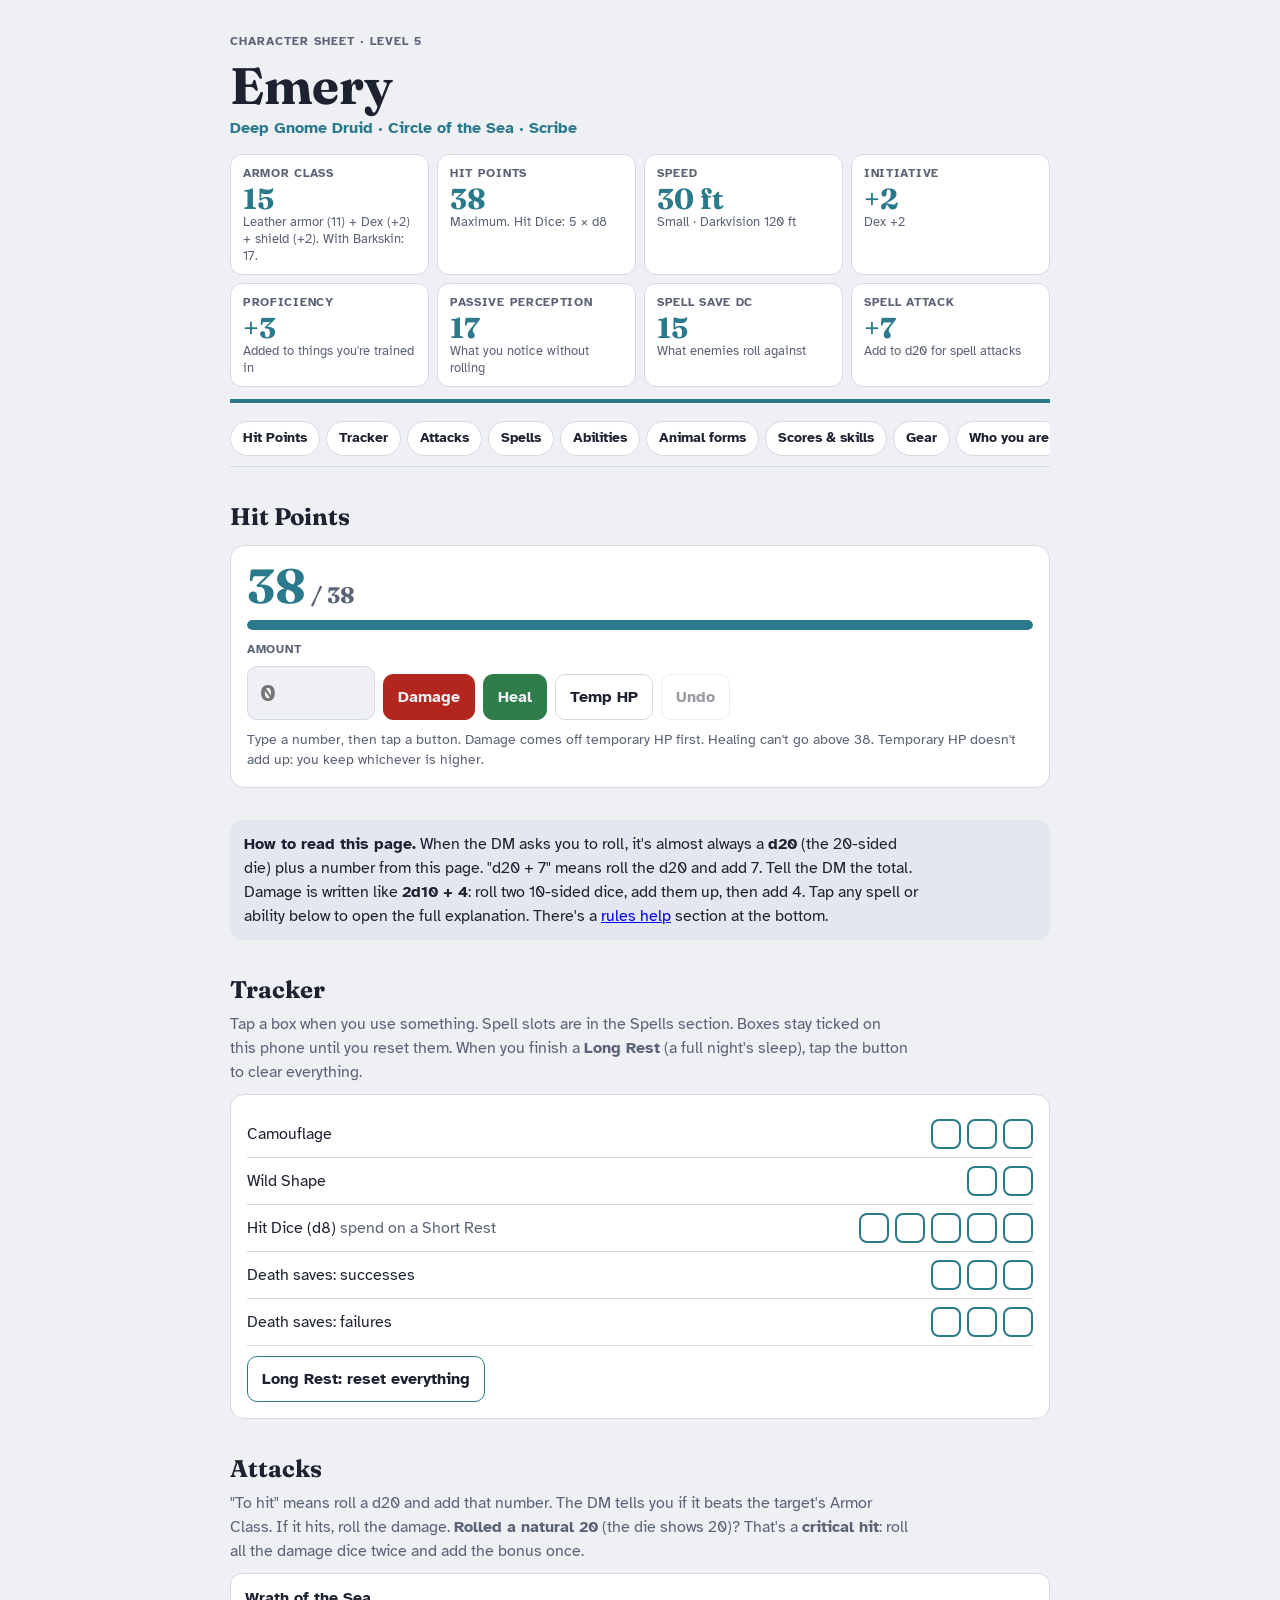
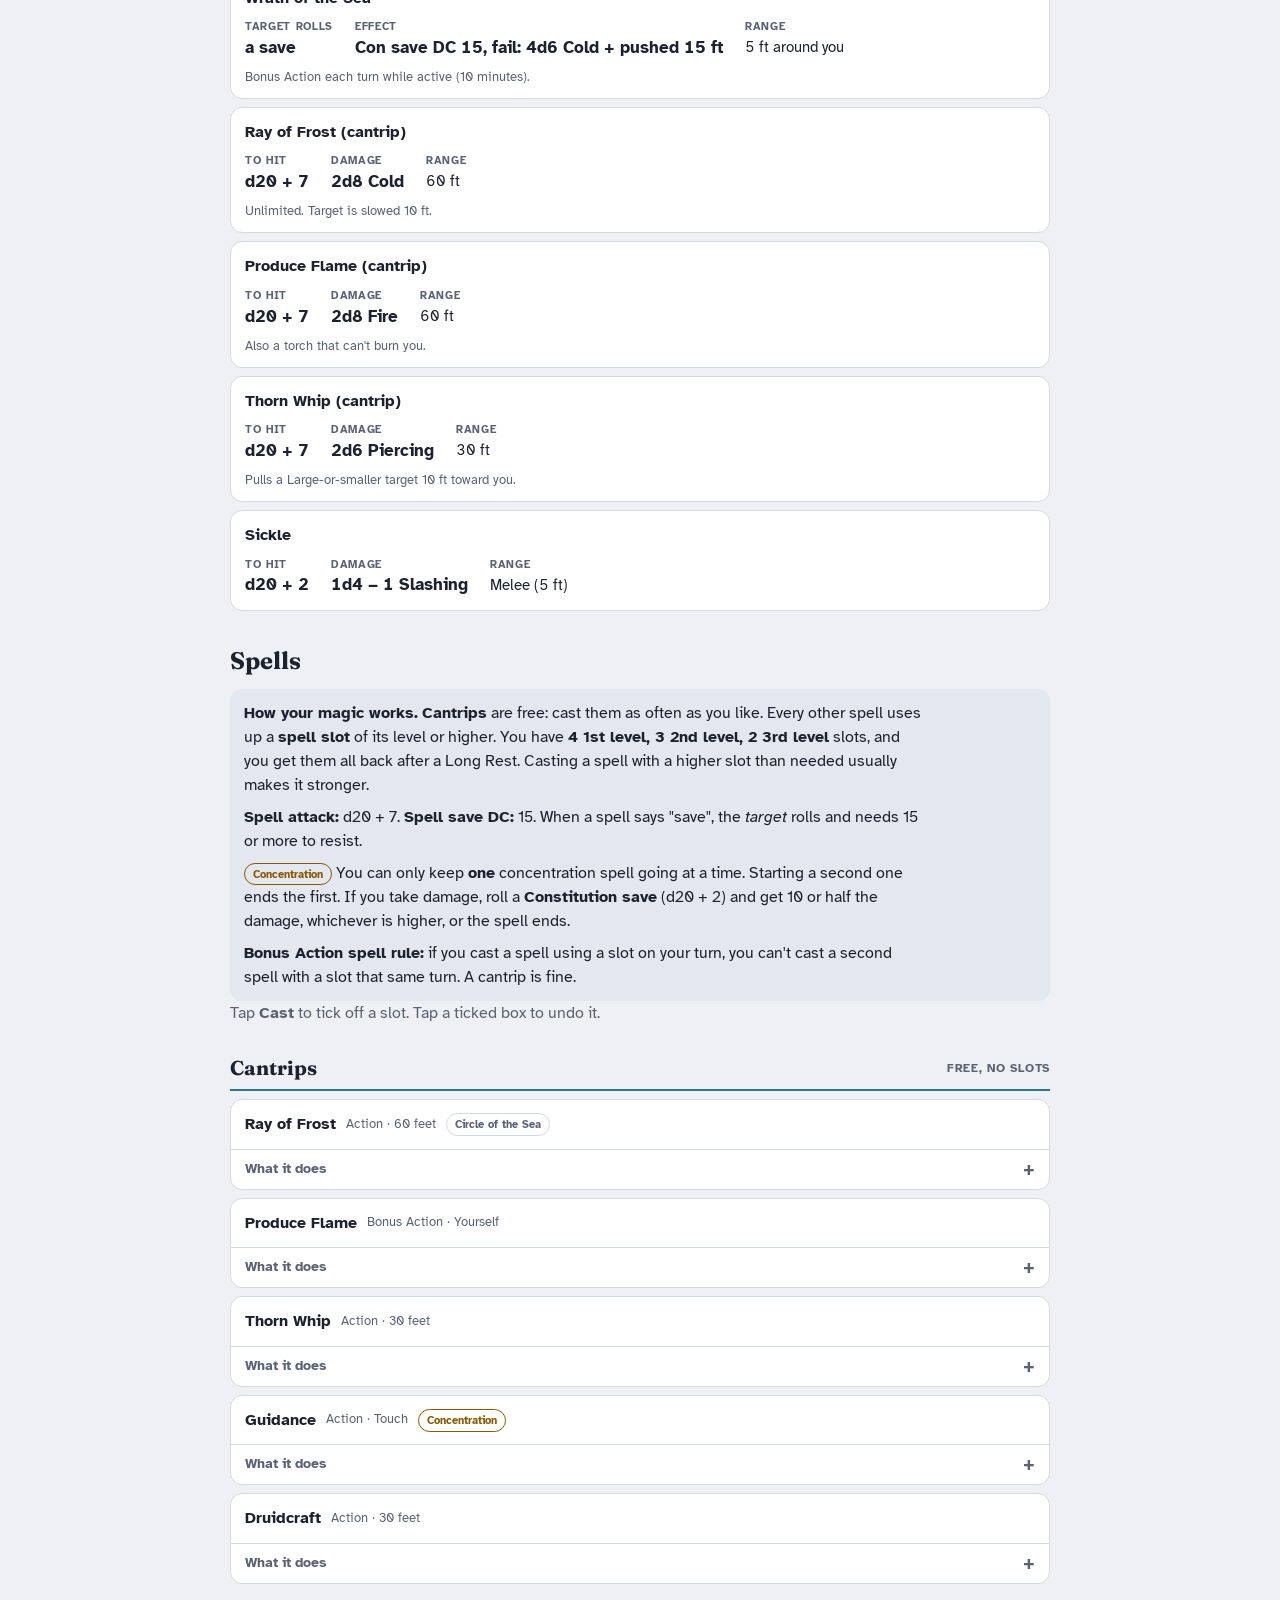
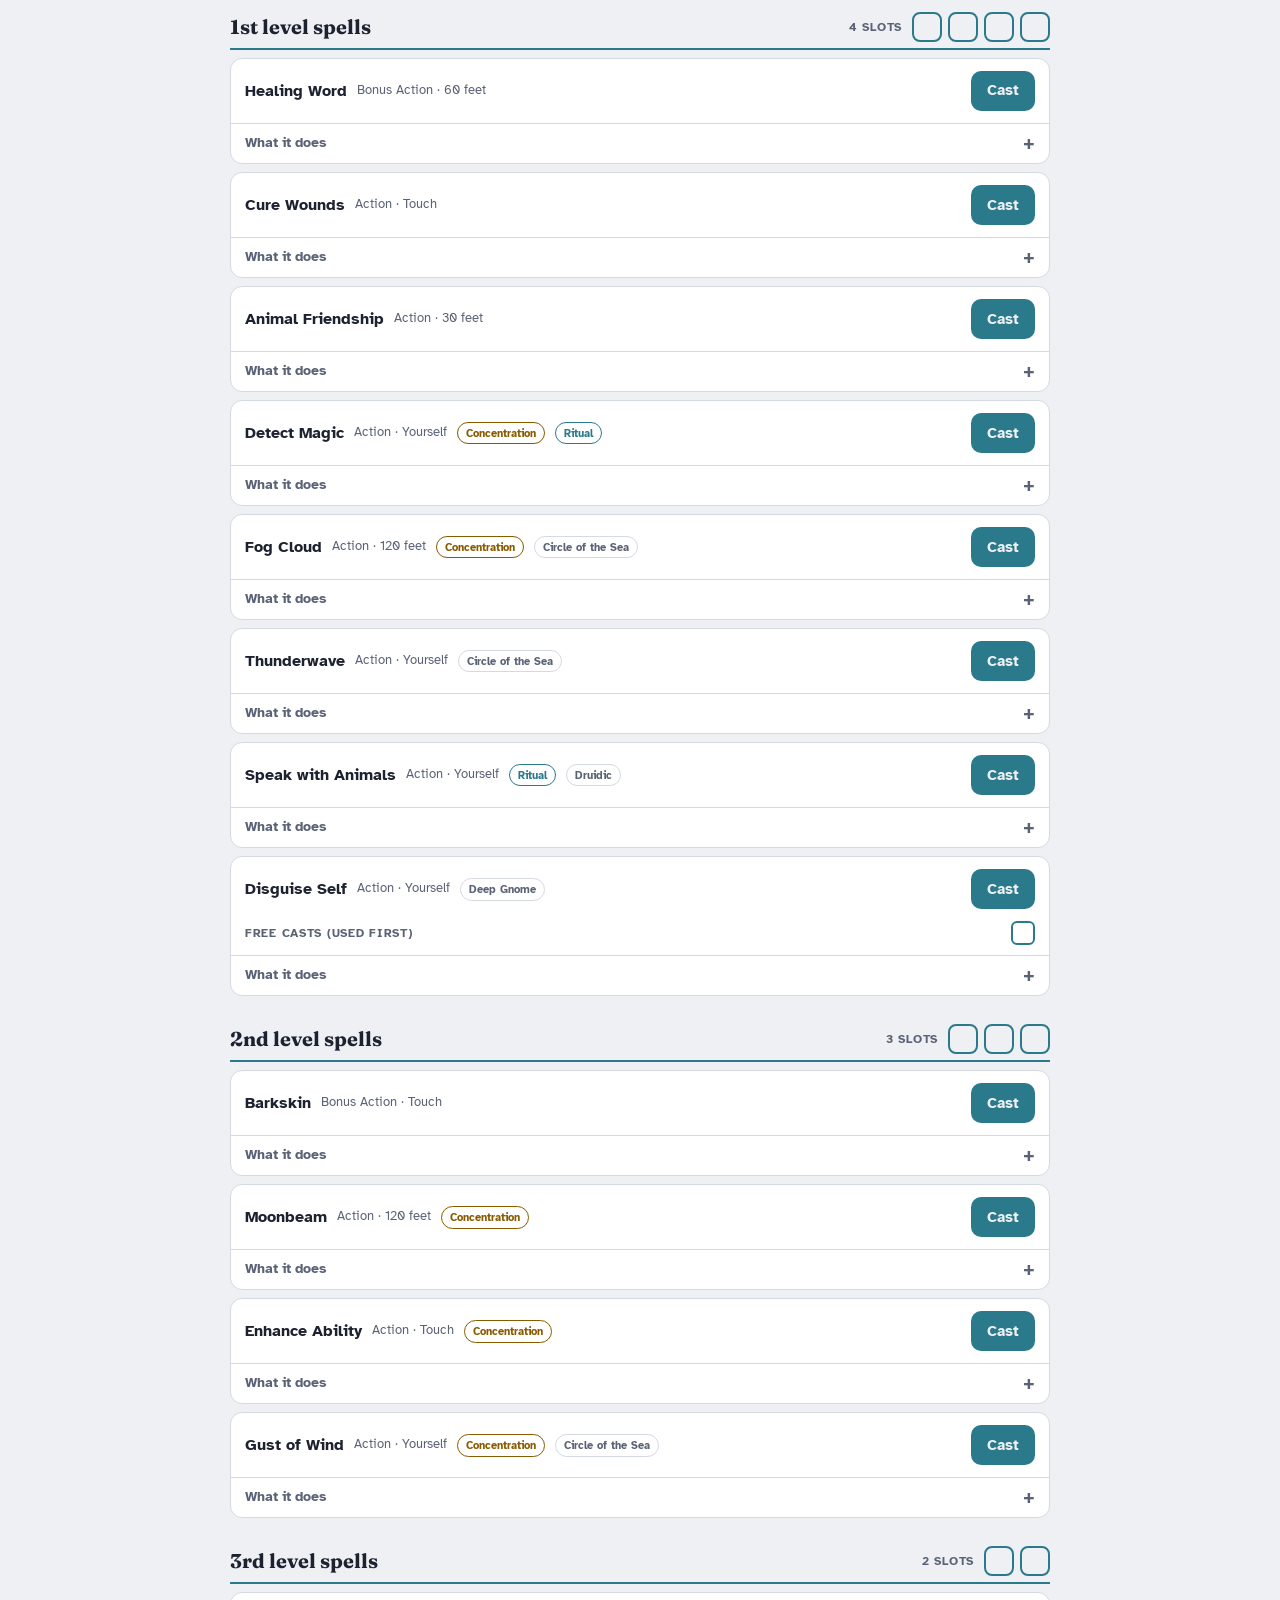
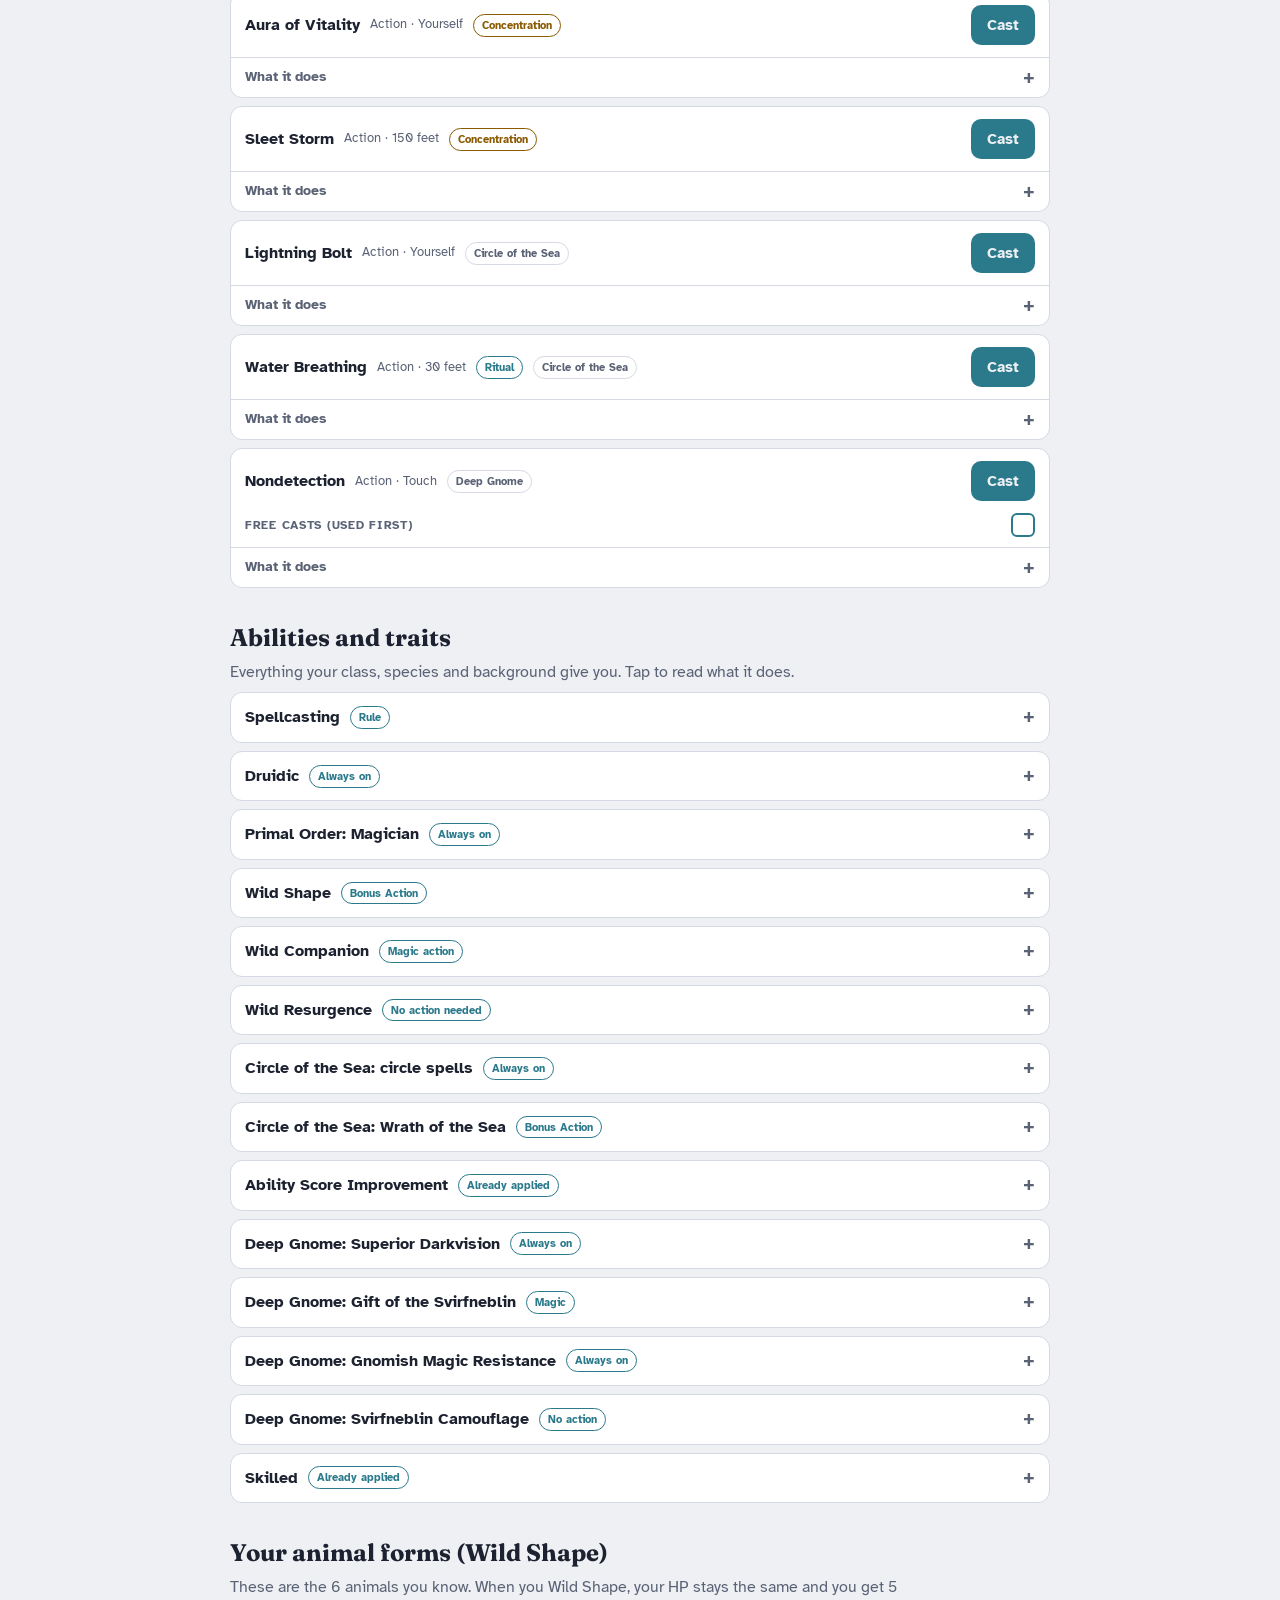
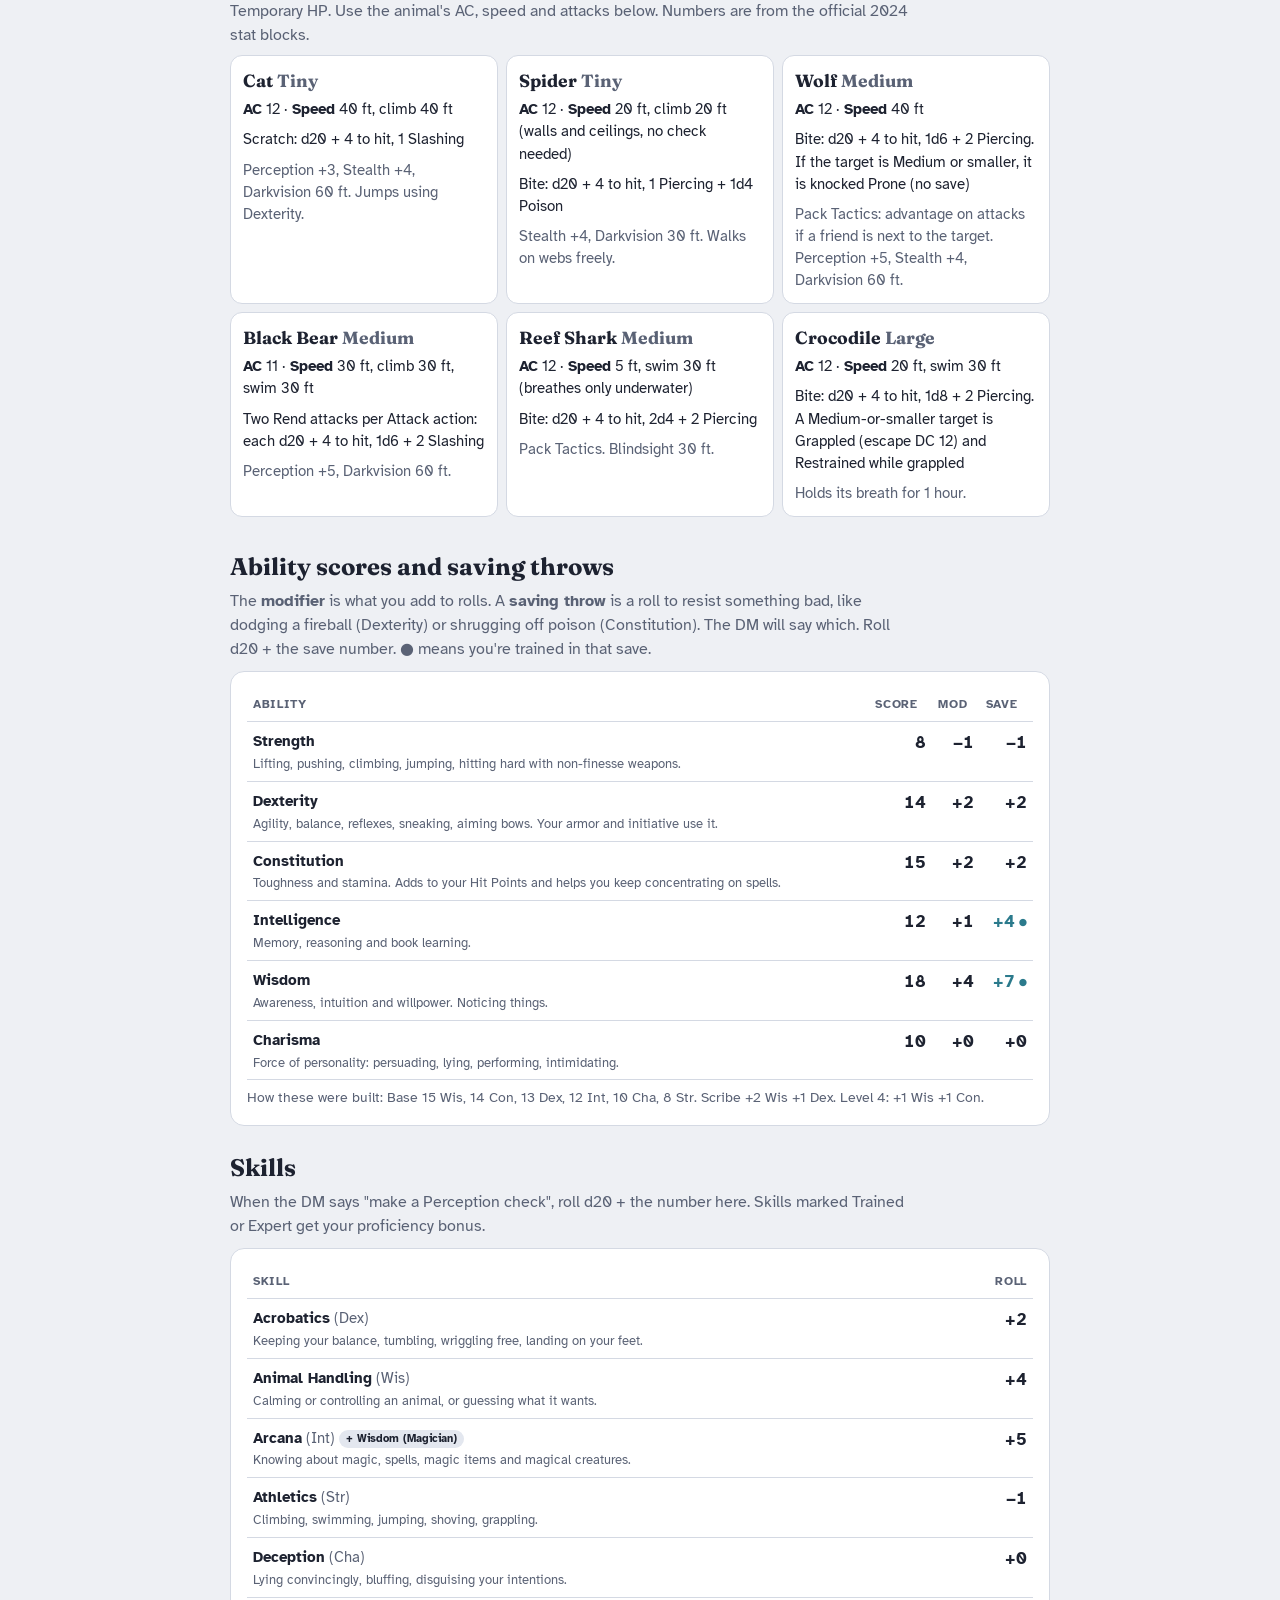
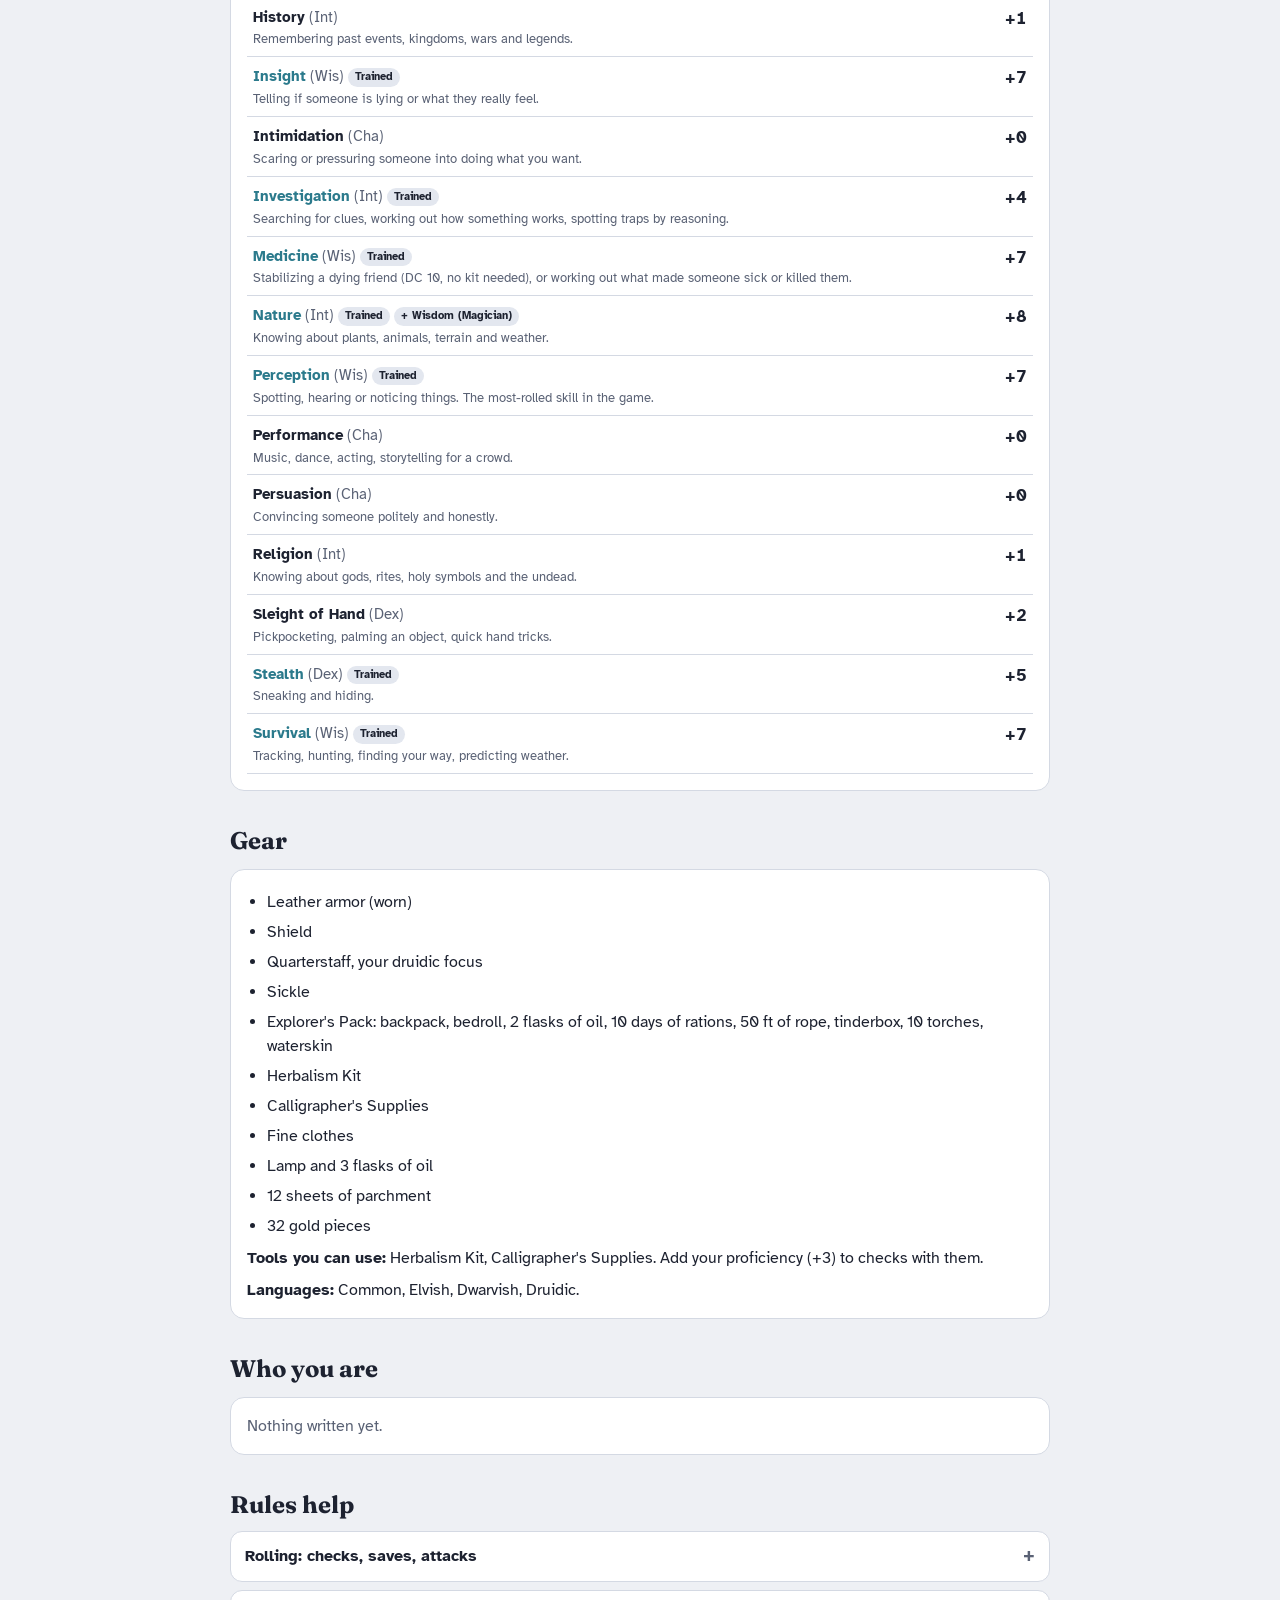
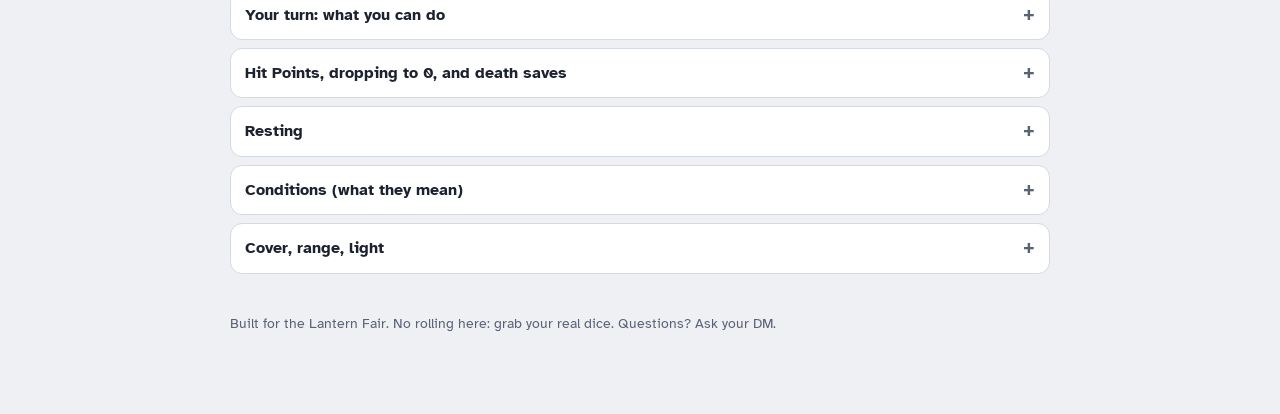
<file: emery/index.html>
<!doctype html>
<html lang="en">
<head>
<meta charset="utf-8">
<meta name="viewport" content="width=device-width, initial-scale=1, viewport-fit=cover">
<meta name="robots" content="noindex, nofollow">
<link rel="icon" href="/favicon.svg">
<title>Emery · Character Sheet</title>
<meta name="claude:viewport-fit-sides" content="cover">
<link rel="stylesheet" href="https://fonts.googleapis.com/css2?family=Fraunces:opsz,wght,SOFT@9..144,400..800,50&family=Atkinson+Hyperlegible:wght@400;700&display=swap">
<style>
:root { --bg:#eef0f4; --panel:#fff; --fg:#1d2230; --muted:#5a6275; --line:#d4d9e3; --accent:#2b7a8c; --soft:#e3e7ef; --conc:#8a5a00; --down:#b3261e; --good:#2e7d4a; --display:"Fraunces",Georgia,serif; --body:"Atkinson Hyperlegible",system-ui,sans-serif; color-scheme: light; }
@media (prefers-color-scheme: dark) { :root:not([data-theme="light"]) { --bg:#161a26; --panel:#1f2434; --fg:#e9ebf2; --muted:#a2a9bb; --line:#343b4f; --down:#ff8a7a; --good:#7cc98f; --soft:#262b3c; --accent:#63c0d4; --conc:#f0b44a; color-scheme: dark; } }
:root[data-theme="dark"] { --bg:#161a26; --panel:#1f2434; --fg:#e9ebf2; --muted:#a2a9bb; --line:#343b4f; --down:#ff8a7a; --good:#7cc98f; --soft:#262b3c; --accent:#63c0d4; --conc:#f0b44a; color-scheme: dark; }
* { box-sizing: border-box; }
body { margin:0; background:var(--bg); color:var(--fg); font-family:var(--body); font-size:16px; line-height:1.5; padding-left: max(16px, env(safe-area-inset-left, 0px)); padding-right: max(16px, env(safe-area-inset-right, 0px)); padding-block: 0 80px; }
body::before { content:""; position:fixed; inset:0 0 auto; height: env(safe-area-inset-top, 0px); z-index:10; background: var(--bg); }
a:focus-visible, summary:focus-visible, button:focus-visible, input:focus-visible { outline: 3px solid var(--accent); outline-offset: 2px; border-radius: 8px; }
.wrap { max-width: 820px; margin: 0 auto; }
h1,h2,h3 { font-family:var(--display); margin:0; text-wrap:balance; }
h1 { font-size: clamp(2.2rem, 8vw, 3.2rem); line-height:1.05; }
h2 { font-size: 1.5rem; margin-bottom: 4px; }
h4 { margin: 0; font-size: 1rem; }
p { margin: 0 0 8px; } p:last-child { margin-bottom: 0; }
ul { margin: 4px 0 8px; padding-left: 20px; } li { margin-bottom: 6px; }
.muted { color: var(--muted); } .small { font-size: .85rem; }
header { padding: 32px 0 12px; border-bottom: 4px solid var(--accent); margin-bottom: 8px; }
.eyebrow { font-size:.78rem; letter-spacing:.08em; text-transform:uppercase; color:var(--muted); font-weight:700; }
.line { font-weight: 700; color: var(--accent); margin-top: 4px; }
nav { position: sticky; top: env(safe-area-inset-top, 0px); z-index: 5; background: var(--bg); display:flex; gap:6px; overflow-x:auto; padding: 10px 0; border-bottom: 1px solid var(--line); }
nav a { flex:none; font-size:.85rem; font-weight:700; color:var(--fg); text-decoration:none; padding:6px 12px; border-radius:999px; border:1px solid var(--line); background:var(--panel); }
section { margin-top: 32px; scroll-margin-top: 64px; }
.card { background:var(--panel); border:1px solid var(--line); border-radius:14px; padding:16px; margin-top:10px; }
.stats { display:grid; grid-template-columns: repeat(2, minmax(0, 1fr)); gap:8px; margin-top: 14px; }
@media (min-width: 640px) { .stats { grid-template-columns: repeat(4, minmax(0, 1fr)); } }
.stat { background:var(--panel); border:1px solid var(--line); border-radius:12px; padding:10px 12px; min-width:0; }
.stat .k { font-size:.72rem; letter-spacing:.06em; text-transform:uppercase; color:var(--muted); font-weight:700; }
.stat .v { font-family:var(--display); font-size:1.8rem; font-weight:700; line-height:1.1; color: var(--accent); font-variant-numeric: tabular-nums; }
.stat .n { font-size:.8rem; color:var(--muted); line-height:1.3; }
table { width:100%; border-collapse: collapse; font-size: .95rem; }
th, td { text-align:left; padding:8px 6px; border-bottom:1px solid var(--line); vertical-align: top; }
th { font-size:.72rem; letter-spacing:.06em; text-transform:uppercase; color:var(--muted); }
td.num { font-variant-numeric: tabular-nums; font-weight:700; white-space:nowrap; font-size:1.05rem; }
td.hi { color: var(--accent); }
.dot { font-size:.6rem; margin-left:4px; vertical-align: 2px; }
tr.prof td:first-child b { color: var(--accent); }
.use { font-size:.83rem; color:var(--muted); line-height:1.35; margin-top:2px; }
.scroll { overflow-x:auto; }
dl.turn { margin: 10px 0 0; display:grid; gap: 14px; }
.turn .tr { display:grid; gap: 2px; }
.turn dt { font-weight:700; color: var(--accent); }
.turn dd { margin:0; }
@media (min-width: 640px) { .turn .tr { grid-template-columns: 13rem 1fr; gap: 16px; } }
.atks { list-style:none; margin: 10px 0 0; padding:0; display:grid; gap:8px; }
.atk { background:var(--panel); border:1px solid var(--line); border-radius:12px; padding:12px 14px; display:grid; gap:8px; min-width:0; margin:0; }
.atk.add { background: var(--soft); border-style: dashed; }
.aname { font-family: var(--body); font-size: 1.02rem; margin:0; }
.kvs { display:flex; flex-wrap:wrap; gap: 6px 22px; }
.kv { display:grid; min-width:0; }
.kv .k { font-size:.7rem; letter-spacing:.06em; text-transform:uppercase; color:var(--muted); font-weight:700; }
.kv .v { font-weight:700; font-size:1.05rem; font-variant-numeric: tabular-nums; }
.kv .v.r { font-weight:400; font-size:.95rem; }
.atk .use { margin:0; }
.chip { display:inline-block; font-size:.68rem; font-weight:700; padding:1px 7px; border-radius:999px; background: var(--soft); color: var(--fg); vertical-align: 1px; }
th.numh { text-align:right; } td.num { text-align:right; }
.from { font-size:.85rem; color: var(--muted); }
.lvlgrp { margin-top: 18px; display:grid; gap: 8px; }
.lvlhead { display:flex; flex-wrap:wrap; justify-content:space-between; align-items:center; gap: 8px 16px; padding: 10px 0 6px; border-bottom: 2px solid var(--accent); }
h3.lvl { font-family: var(--display); font-size: 1.25rem; margin:0; }
.slotbox { display:flex; align-items:center; gap: 10px; flex-wrap: wrap; }
.fl { font-size:.75rem; letter-spacing:.06em; text-transform:uppercase; color:var(--muted); font-weight:700; }
.spell { background:var(--panel); border:1px solid var(--line); border-radius:12px; min-width:0; }
.spell > details { background: transparent; border:0; border-top: 1px solid var(--line); border-radius: 0 0 12px 12px; margin:0; }
.spell > details > summary { padding: 8px 14px; }
.more { font-size:.88rem; font-weight:700; color: var(--muted); }
.shead { display:grid; grid-template-columns: minmax(0,1fr) auto; gap: 10px; align-items:center; padding: 12px 14px; }
.freerow { display:flex; align-items:center; justify-content:space-between; gap:10px; flex-wrap:wrap; padding: 0 14px 10px; }
.box.sm span { width:24px; height:24px; border-radius:6px; }
button.cast { font: inherit; font-weight:700; font-size:.95rem; padding: 8px 16px; border-radius: 10px; border: 0; background: var(--accent); color: var(--bg); cursor:pointer; min-height: 40px; }
button.cast:active { transform: translateY(1px); }
.castmsg { margin:0; padding: 0 14px; font-size:.88rem; font-weight:700; color: var(--accent); }
.castmsg:empty { display:none; }
.castmsg:not(:empty) { padding-bottom: 10px; }
@media (prefers-reduced-motion: reduce) { button.cast:active { transform:none; } }
header > p, section > p, .callout p { max-width: 68ch; }
details { background:var(--panel); border:1px solid var(--line); border-radius:12px; margin-top:8px; }
summary { cursor:pointer; padding:12px 14px; display:grid; grid-template-columns: minmax(0, 1fr) auto; align-items:start; gap:10px; list-style:none; }
summary::-webkit-details-marker { display:none; }
summary .sh, .shead .sh { display:flex; flex-wrap:wrap; align-items:center; gap:4px 10px; min-width:0; }
summary::after { content:"+"; font-weight:700; color:var(--muted); font-size:1.2rem; line-height:1.2; }
details[open] summary::after { content:"−"; }
.sname { font-weight:700; font-size:1.02rem; }
.smeta { font-size:.82rem; color:var(--muted); }
.sbody { padding: 0 14px 14px; border-top: 1px solid var(--line); padding-top: 12px; }
.facts { display:grid; grid-template-columns: repeat(auto-fit, minmax(150px, 1fr)); gap:6px 14px; margin:0 0 10px; font-size:.88rem; }
.facts dt { font-size:.7rem; text-transform:uppercase; letter-spacing:.06em; color:var(--muted); font-weight:700; } .facts dd { margin:0; }
.roll { background: var(--soft); padding: 8px 12px; border-radius: 8px; }
.roll b { color: var(--accent); }
.pill { display:inline-block; font-size:.7rem; font-weight:700; padding:2px 8px; border-radius:999px; border:1px solid var(--line); color:var(--muted); }
.pill.conc { color: var(--conc); border-color: var(--conc); } .pill.rit { color: var(--accent); border-color: var(--accent); }
.pill.type { color: var(--accent); border-color: var(--accent); }
h4.lvl { margin-top: 18px; font-family: var(--display); font-size: 1.15rem; }
.callout { background: var(--soft); border-radius: 12px; padding: 12px 14px; margin-top: 10px; }
.forms { display:grid; grid-template-columns: repeat(auto-fit, minmax(230px,1fr)); gap:8px; margin-top:8px; }
.form { background:var(--panel); border:1px solid var(--line); border-radius:12px; padding:12px; font-size:.92rem; }
.form h4 { font-family: var(--display); font-size: 1.1rem; margin-bottom: 4px; }
.trk { display:flex; justify-content:space-between; align-items:center; gap:10px; padding:8px 0; border-bottom:1px solid var(--line); flex-wrap: wrap; }
.trk:last-child { border-bottom: 0; }
.boxes { display:flex; gap:6px; flex-wrap: wrap; }
.box input { position:absolute; opacity:0; width:1px; height:1px; }
.box span { display:block; width:30px; height:30px; border:2px solid var(--accent); border-radius:8px; cursor:pointer; }
.box input:checked + span { background: var(--accent); }
.box input:focus-visible + span { outline: 3px solid var(--fg); outline-offset: 2px; }
button.reset { font: inherit; font-weight:700; padding:10px 14px; border-radius:10px; border:1px solid var(--accent); background:var(--panel); color:var(--fg); cursor:pointer; margin-top:10px; }
.hpcard { display:grid; gap:10px; }
.hpnow { display:flex; align-items:baseline; gap: 8px 14px; flex-wrap: wrap; }
.hpbig { font-family: var(--display); font-size: 3rem; font-weight: 700; line-height: 1; font-variant-numeric: tabular-nums; color: var(--accent); }
.hpmax { font-size: 1.4rem; color: var(--muted); }
.hptemp { font-weight:700; padding: 2px 10px; border-radius: 999px; background: var(--soft); }
.hpbar { height: 10px; border-radius: 999px; background: var(--soft); overflow: hidden; }
.hpbar span { display:block; height:100%; width:100%; background: var(--accent); border-radius: 999px; transition: width .25s; }
.hpstate { margin:0; font-weight:700; }
.hpstate:empty { display:none; }
.hpstate.down { color: var(--down); }
.hpctl { display:grid; grid-template-columns: repeat(2, minmax(0,1fr)); gap: 8px; align-items:end; }
.hpctl .fl { grid-column: 1 / -1; }
.hpctl input { grid-column: 1 / -1; font: inherit; font-size:1.5rem; font-weight:700; padding:8px 12px; border-radius:10px; border:1px solid var(--line); background:var(--bg); color: var(--fg); min-width:0; }
@media (min-width: 640px) { .hpctl { grid-template-columns: 8rem repeat(4, auto); justify-content: start; } .hpctl .fl { grid-column: 1 / -1; } .hpctl input { grid-column: auto; } }
.hpbtn { font: inherit; font-weight:700; padding: 10px 14px; border-radius:10px; min-height: 44px; cursor:pointer; border: 1px solid var(--line); background: var(--panel); color: var(--fg); }
.hpbtn.dmg { background: var(--down); border-color: var(--down); color: var(--bg); }
.hpbtn.heal { background: var(--good); border-color: var(--good); color: var(--bg); }
.hpbtn:disabled { opacity: .45; cursor: default; }
@media (prefers-reduced-motion: reduce) { .hpbar span { transition: none; } }
footer { margin-top: 40px; color: var(--muted); font-size: .85rem; }
@media print { nav, button.reset { display:none; } details { break-inside: avoid; } details:not([open]) .sbody { display:block; } body { background:#fff; } }
</style>
</head>
<body>
<div class="wrap">
<header>
  <p class="eyebrow">Character sheet · Level 5</p>
  <h1>Emery</h1>
  <p class="line">Deep Gnome Druid · Circle of the Sea · Scribe</p>
  <div class="stats">
    <div class="stat"><div class="k">Armor Class</div><div class="v">15</div><div class="n">Leather armor (11) + Dex (+2) + shield (+2). With Barkskin: 17.</div></div>
    <div class="stat"><div class="k">Hit Points</div><div class="v">38</div><div class="n">Maximum. Hit Dice: 5 × d8</div></div>
    <div class="stat"><div class="k">Speed</div><div class="v">30 ft</div><div class="n">Small · Darkvision 120 ft</div></div>
    <div class="stat"><div class="k">Initiative</div><div class="v">+2</div><div class="n">Dex +2</div></div>
    <div class="stat"><div class="k">Proficiency</div><div class="v">+3</div><div class="n">Added to things you're trained in</div></div>
    <div class="stat"><div class="k">Passive Perception</div><div class="v">17</div><div class="n">What you notice without rolling</div></div>
    <div class="stat"><div class="k">Spell Save DC</div><div class="v">15</div><div class="n">What enemies roll against</div></div>
    <div class="stat"><div class="k">Spell Attack</div><div class="v">+7</div><div class="n">Add to d20 for spell attacks</div></div>
  </div>
</header>
<nav aria-label="Jump to"><a href="#hp">Hit Points</a><a href="#track">Tracker</a><a href="#attacks">Attacks</a><a href="#spells">Spells</a><a href="#features">Abilities</a><a href="#forms">Animal forms</a><a href="#scores">Scores &amp; skills</a><a href="#gear">Gear</a><a href="#you">Who you are</a><a href="#rules">Rules help</a></nav>

<section id="hp">
  <h2>Hit Points</h2>
  <div class="card hpcard">
    <div class="hpnow"><span class="hpbig"><span id="hpcur">38</span><span class="hpmax"> / 38</span></span><span class="hptemp" id="hptemp" hidden>+<span id="hptempn">0</span> temporary</span></div>
    <div class="hpbar" aria-hidden="true"><span id="hpfill"></span></div>
    <p class="hpstate" id="hpstate" role="status" aria-live="polite"></p>
    <div class="hpctl">
      <label for="hpamt" class="fl">Amount</label>
      <input id="hpamt" type="number" inputmode="numeric" min="0" placeholder="0">
      <button type="button" class="hpbtn dmg" data-act="dmg">Damage</button>
      <button type="button" class="hpbtn heal" data-act="heal">Heal</button>
      <button type="button" class="hpbtn tmp" data-act="tmp">Temp HP</button>
      <button type="button" class="hpbtn undo" id="hpundo" disabled>Undo</button>
    </div>
    <p class="muted small">Type a number, then tap a button. Damage comes off temporary HP first. Healing can't go above 38. Temporary HP doesn't add up: you keep whichever is higher.</p>
  </div>
</section>

<section id="how">
  <div class="callout">
    <p><b>How to read this page.</b> When the DM asks you to roll, it's almost always a <b>d20</b> (the 20-sided die) plus a number from this page. "d20 + 7" means roll the d20 and add 7. Tell the DM the total. Damage is written like <b>2d10 + 4</b>: roll two 10-sided dice, add them up, then add 4. Tap any spell or ability below to open the full explanation. There's a <a href="#rules">rules help</a> section at the bottom.</p>
  </div>
</section>


<section id="track">
  <h2>Tracker</h2>
  <p class="muted">Tap a box when you use something. Spell slots are in the Spells section. Boxes stay ticked on this phone until you reset them. When you finish a <b>Long Rest</b> (a full night's sleep), tap the button to clear everything.</p>
  <div class="card">
    <div class="trk"><span class="tl">Camouflage</span><span class="boxes"><label class="box"><input type="checkbox" data-k="emery:cam:0"><span></span></label><label class="box"><input type="checkbox" data-k="emery:cam:1"><span></span></label><label class="box"><input type="checkbox" data-k="emery:cam:2"><span></span></label></span></div><div class="trk"><span class="tl">Wild Shape</span><span class="boxes"><label class="box"><input type="checkbox" data-k="emery:ws:0"><span></span></label><label class="box"><input type="checkbox" data-k="emery:ws:1"><span></span></label></span></div><div class="trk"><span class="tl">Hit Dice (d8) <span class="muted">spend on a Short Rest</span></span><span class="boxes"><label class="box"><input type="checkbox" data-k="emery:hd:0"><span></span></label><label class="box"><input type="checkbox" data-k="emery:hd:1"><span></span></label><label class="box"><input type="checkbox" data-k="emery:hd:2"><span></span></label><label class="box"><input type="checkbox" data-k="emery:hd:3"><span></span></label><label class="box"><input type="checkbox" data-k="emery:hd:4"><span></span></label></span></div>
    <div class="trk"><span class="tl">Death saves: successes</span><span class="boxes"><label class="box"><input type="checkbox" data-k="emery:ds:0"><span></span></label><label class="box"><input type="checkbox" data-k="emery:ds:1"><span></span></label><label class="box"><input type="checkbox" data-k="emery:ds:2"><span></span></label></span></div><div class="trk"><span class="tl">Death saves: failures</span><span class="boxes"><label class="box"><input type="checkbox" data-k="emery:df:0"><span></span></label><label class="box"><input type="checkbox" data-k="emery:df:1"><span></span></label><label class="box"><input type="checkbox" data-k="emery:df:2"><span></span></label></span></div>
    <button class="reset" type="button" id="reset">Long Rest: reset everything</button>
  </div>
</section>

<section id="attacks">
  <h2>Attacks</h2>
  <p class="muted">"To hit" means roll a d20 and add that number. The DM tells you if it beats the target's Armor Class. If it hits, roll the damage. <b>Rolled a natural 20</b> (the die shows 20)? That's a <b>critical hit</b>: roll all the damage dice twice and add the bonus once.</p>
  <ul class="atks"><li class="atk"><h3 class="aname">Wrath of the Sea</h3><div class="kvs"><div class="kv"><span class="k">Target rolls</span><span class="v">a save</span></div><div class="kv"><span class="k">Effect</span><span class="v">Con save DC 15, fail: 4d6 Cold + pushed 15 ft</span></div><div class="kv"><span class="k">Range</span><span class="v r">5 ft around you</span></div></div><p class="use">Bonus Action each turn while active (10 minutes).</p></li><li class="atk"><h3 class="aname">Ray of Frost (cantrip)</h3><div class="kvs"><div class="kv"><span class="k">To hit</span><span class="v">d20 + 7</span></div><div class="kv"><span class="k">Damage</span><span class="v">2d8 Cold</span></div><div class="kv"><span class="k">Range</span><span class="v r">60 ft</span></div></div><p class="use">Unlimited. Target is slowed 10 ft.</p></li><li class="atk"><h3 class="aname">Produce Flame (cantrip)</h3><div class="kvs"><div class="kv"><span class="k">To hit</span><span class="v">d20 + 7</span></div><div class="kv"><span class="k">Damage</span><span class="v">2d8 Fire</span></div><div class="kv"><span class="k">Range</span><span class="v r">60 ft</span></div></div><p class="use">Also a torch that can't burn you.</p></li><li class="atk"><h3 class="aname">Thorn Whip (cantrip)</h3><div class="kvs"><div class="kv"><span class="k">To hit</span><span class="v">d20 + 7</span></div><div class="kv"><span class="k">Damage</span><span class="v">2d6 Piercing</span></div><div class="kv"><span class="k">Range</span><span class="v r">30 ft</span></div></div><p class="use">Pulls a Large-or-smaller target 10 ft toward you.</p></li><li class="atk"><h3 class="aname">Sickle</h3><div class="kvs"><div class="kv"><span class="k">To hit</span><span class="v">d20 + 2</span></div><div class="kv"><span class="k">Damage</span><span class="v">1d4 − 1 Slashing</span></div><div class="kv"><span class="k">Range</span><span class="v r">Melee (5 ft)</span></div></div></li></ul>
</section>

<section id="spells">
  <h2>Spells</h2>
  <div class="callout">
    <p><b>How your magic works.</b> <b>Cantrips</b> are free: cast them as often as you like. Every other spell uses up a <b>spell slot</b> of its level or higher. You have <b>4 1st level, 3 2nd level, 2 3rd level</b> slots, and you get them all back after a Long Rest. Casting a spell with a higher slot than needed usually makes it stronger.</p>
    <p><b>Spell attack:</b> d20 + 7. <b>Spell save DC:</b> 15. When a spell says "save", the <i>target</i> rolls and needs 15 or more to resist.</p>
    <p><span class="pill conc">Concentration</span> You can only keep <b>one</b> concentration spell going at a time. Starting a second one ends the first. If you take damage, roll a <b>Constitution save</b> (d20 + 2) and get 10 or half the damage, whichever is higher, or the spell ends.</p>
    <p><b>Bonus Action spell rule:</b> if you cast a spell using a slot on your turn, you can't cast a second spell with a slot that same turn. A cantrip is fine.</p>
  </div>
  <p class="muted">Tap <b>Cast</b> to tick off a slot. Tap a ticked box to undo it.</p>
  <div class="lvlgrp"><div class="lvlhead"><h3 class="lvl">Cantrips</h3><span class="fl">Free, no slots</span></div><div class="spell">
<div class="shead"><div class="sh"><span class="sname">Ray of Frost</span><span class="smeta">Action · 60 feet</span><span class="pill src">Circle of the Sea</span></div></div>
<p class="castmsg" role="status" aria-live="polite"></p>
<details><summary><span class="sh"><span class="more">What it does</span></span></summary>
<div class="sbody"><p class="from"><b>Where it comes from:</b> Circle of the Sea</p>
<dl class="facts"><div><dt>Casting time</dt><dd>Action</dd></div><div><dt>Range</dt><dd>60 feet</dd></div><div><dt>Lasts</dt><dd>Instant</dd></div></dl>
<p>A frigid beam. If it hits, the target's speed drops by 10 feet until the start of your next turn, which makes it harder for it to chase you.</p>
<p class="roll"><b>What to roll:</b> To hit: d20 + 7 (spell attack). Damage: 2d8 Cold.</p>

</div></details></div><div class="spell">
<div class="shead"><div class="sh"><span class="sname">Produce Flame</span><span class="smeta">Bonus Action · Yourself</span></div></div>
<p class="castmsg" role="status" aria-live="polite"></p>
<details><summary><span class="sh"><span class="more">What it does</span></span></summary>
<div class="sbody">
<dl class="facts"><div><dt>Casting time</dt><dd>Bonus Action</dd></div><div><dt>Range</dt><dd>Yourself</dd></div><div><dt>Lasts</dt><dd>10 minutes</dd></div></dl>
<p>A flickering flame appears in your hand. It gives bright light for 20 feet and dim light for 20 feet more, like a torch that cannot burn you. While it lasts, you can take the Magic action to throw fire from it at something within 60 feet. Casting it is a Bonus Action, so on your first turn you can light it and throw it in the same turn.</p>
<p class="roll"><b>What to roll:</b> To throw: d20 + 7 (spell attack). Damage: 2d8 Fire.</p>

</div></details></div><div class="spell">
<div class="shead"><div class="sh"><span class="sname">Thorn Whip</span><span class="smeta">Action · 30 feet</span></div></div>
<p class="castmsg" role="status" aria-live="polite"></p>
<details><summary><span class="sh"><span class="more">What it does</span></span></summary>
<div class="sbody">
<dl class="facts"><div><dt>Casting time</dt><dd>Action</dd></div><div><dt>Range</dt><dd>30 feet</dd></div><div><dt>Lasts</dt><dd>Instant</dd></div></dl>
<p>A thorny vine lashes out at a creature. If you hit and the creature is Large or smaller, you can pull it up to 10 feet straight toward you.</p>
<p class="roll"><b>What to roll:</b> To hit: d20 + 7 (melee spell attack, even though it reaches 30 feet). Damage: 2d6 Piercing.</p>

</div></details></div><div class="spell">
<div class="shead"><div class="sh"><span class="sname">Guidance</span><span class="smeta">Action · Touch</span><span class="pill conc">Concentration</span></div></div>
<p class="castmsg" role="status" aria-live="polite"></p>
<details><summary><span class="sh"><span class="more">What it does</span></span></summary>
<div class="sbody">
<dl class="facts"><div><dt>Casting time</dt><dd>Action</dd></div><div><dt>Range</dt><dd>Touch</dd></div><div><dt>Lasts</dt><dd>1 minute (concentration)</dd></div></dl>
<p>Touch a willing creature (you can touch yourself) and pick one skill, like Stealth or Athletics. Until the spell ends, that creature adds 1d4 to every check it makes with that skill.</p>
<p class="roll"><b>What to roll:</b> The creature rolls 1d4 and adds it to its d20 check with that skill.</p>

</div></details></div><div class="spell">
<div class="shead"><div class="sh"><span class="sname">Druidcraft</span><span class="smeta">Action · 30 feet</span></div></div>
<p class="castmsg" role="status" aria-live="polite"></p>
<details><summary><span class="sh"><span class="more">What it does</span></span></summary>
<div class="sbody">
<dl class="facts"><div><dt>Casting time</dt><dd>Action</dd></div><div><dt>Range</dt><dd>30 feet</dd></div><div><dt>Lasts</dt><dd>Instant</dd></div></dl>
<p>Small nature tricks with no combat use: predict the weather for the next 24 hours, make a flower bloom or a seed sprout, make a harmless sensory effect like falling leaves or a puff of wind, or light or snuff out a candle or small campfire.</p>
<p class="roll"><b>What to roll:</b> Nothing to roll.</p>

</div></details></div></div>
  <div class="lvlgrp" data-level="1"><div class="lvlhead"><h3 class="lvl">1st level spells</h3><div class="slotbox"><span class="fl">4 slots</span><span class="boxes"><label class="box"><input type="checkbox" data-k="emery:slot1:0" aria-label="slot1 1"><span></span></label><label class="box"><input type="checkbox" data-k="emery:slot1:1" aria-label="slot1 2"><span></span></label><label class="box"><input type="checkbox" data-k="emery:slot1:2" aria-label="slot1 3"><span></span></label><label class="box"><input type="checkbox" data-k="emery:slot1:3" aria-label="slot1 4"><span></span></label></span></div></div><div class="spell">
<div class="shead"><div class="sh"><span class="sname">Healing Word</span><span class="smeta">Bonus Action · 60 feet</span></div><button type="button" class="cast" data-level="1">Cast</button></div>
<p class="castmsg" role="status" aria-live="polite"></p>
<details><summary><span class="sh"><span class="more">What it does</span></span></summary>
<div class="sbody">
<dl class="facts"><div><dt>Casting time</dt><dd>Bonus Action</dd></div><div><dt>Range</dt><dd>60 feet</dd></div><div><dt>Lasts</dt><dd>Instant</dd></div></dl>
<p>Speak a word of power and a creature you can see within 60 feet heals. A creature at 0 HP that regains any Hit Points wakes up.</p>
<p class="roll"><b>What to roll:</b> Healing: 2d4 + 4 Hit Points.</p>
<p class="muted"><b>With a higher slot:</b> +2d4 healing for each slot level above 1.</p>
</div></details></div><div class="spell">
<div class="shead"><div class="sh"><span class="sname">Cure Wounds</span><span class="smeta">Action · Touch</span></div><button type="button" class="cast" data-level="1">Cast</button></div>
<p class="castmsg" role="status" aria-live="polite"></p>
<details><summary><span class="sh"><span class="more">What it does</span></span></summary>
<div class="sbody">
<dl class="facts"><div><dt>Casting time</dt><dd>Action</dd></div><div><dt>Range</dt><dd>Touch</dd></div><div><dt>Lasts</dt><dd>Instant</dd></div></dl>
<p>Touch a creature to heal it. It heals more than Healing Word, but you have to be next to them and it uses your Action.</p>
<p class="roll"><b>What to roll:</b> Healing: 2d8 + 4 Hit Points.</p>
<p class="muted"><b>With a higher slot:</b> +2d8 healing for each slot level above 1.</p>
</div></details></div><div class="spell">
<div class="shead"><div class="sh"><span class="sname">Animal Friendship</span><span class="smeta">Action · 30 feet</span></div><button type="button" class="cast" data-level="1">Cast</button></div>
<p class="castmsg" role="status" aria-live="polite"></p>
<details><summary><span class="sh"><span class="more">What it does</span></span></summary>
<div class="sbody">
<dl class="facts"><div><dt>Casting time</dt><dd>Action</dd></div><div><dt>Range</dt><dd>30 feet</dd></div><div><dt>Lasts</dt><dd>24 hours</dd></div></dl>
<p>Pick a Beast (a normal animal) you can see. It makes a Wisdom save. If it fails, it is Charmed by you for 24 hours: it sees you as a friend and won't attack you. It ends early if you or your friends hurt it.</p>
<p class="roll"><b>What to roll:</b> The animal rolls a Wisdom save against DC 15.</p>
<p class="muted"><b>With a higher slot:</b> One extra Beast for each slot level above 1.</p>
</div></details></div><div class="spell">
<div class="shead"><div class="sh"><span class="sname">Detect Magic</span><span class="smeta">Action · Yourself</span><span class="pill conc">Concentration</span><span class="pill rit">Ritual</span></div><button type="button" class="cast" data-level="1">Cast</button></div>
<p class="castmsg" role="status" aria-live="polite"></p>
<details><summary><span class="sh"><span class="more">What it does</span></span></summary>
<div class="sbody">
<dl class="facts"><div><dt>Casting time</dt><dd>Action, or 10 minutes longer as a ritual (no slot used)</dd></div><div><dt>Range</dt><dd>Yourself, 30 feet around you</dd></div><div><dt>Lasts</dt><dd>10 minutes (concentration)</dd></div></dl>
<p>For 10 minutes you sense whether there is magic within 30 feet of you. If you sense some, you can take the Magic action to see a faint aura around anything magical you can see and learn which school of magic it is. Cast as a ritual, it takes 10 minutes longer and uses no spell slot.</p>
<p class="roll"><b>What to roll:</b> Nothing to roll.</p>

</div></details></div><div class="spell">
<div class="shead"><div class="sh"><span class="sname">Fog Cloud</span><span class="smeta">Action · 120 feet</span><span class="pill conc">Concentration</span><span class="pill src">Circle of the Sea</span></div><button type="button" class="cast" data-level="1">Cast</button></div>
<p class="castmsg" role="status" aria-live="polite"></p>
<details><summary><span class="sh"><span class="more">What it does</span></span></summary>
<div class="sbody"><p class="from"><b>Where it comes from:</b> Circle of the Sea</p>
<dl class="facts"><div><dt>Casting time</dt><dd>Action</dd></div><div><dt>Range</dt><dd>120 feet</dd></div><div><dt>Lasts</dt><dd>Up to 1 hour (concentration)</dd></div></dl>
<p>A 20-foot-radius sphere of thick fog appears. Inside, nobody can see (it is Heavily Obscured). A strong wind blows it away.</p>
<p class="roll"><b>What to roll:</b> Nothing to roll.</p>
<p class="muted"><b>With a higher slot:</b> The radius grows by 20 feet for each slot level above 1.</p>
</div></details></div><div class="spell">
<div class="shead"><div class="sh"><span class="sname">Thunderwave</span><span class="smeta">Action · Yourself</span><span class="pill src">Circle of the Sea</span></div><button type="button" class="cast" data-level="1">Cast</button></div>
<p class="castmsg" role="status" aria-live="polite"></p>
<details><summary><span class="sh"><span class="more">What it does</span></span></summary>
<div class="sbody"><p class="from"><b>Where it comes from:</b> Circle of the Sea</p>
<dl class="facts"><div><dt>Casting time</dt><dd>Action</dd></div><div><dt>Range</dt><dd>Yourself, in a 15-foot cube</dd></div><div><dt>Lasts</dt><dd>Instant</dd></div></dl>
<p>A wave of thunder bursts out from you in a 15-foot cube. Each creature in it makes a Constitution save. If it fails, it takes damage and is pushed 10 feet away from you. If it succeeds, it takes half damage and isn't pushed. Loose objects get pushed too. It is LOUD: anyone within 300 feet hears it.</p>
<p class="roll"><b>What to roll:</b> Each creature rolls a Constitution save against DC 15. Fail: 2d8 Thunder damage and pushed 10 feet. Success: half damage.</p>
<p class="muted"><b>With a higher slot:</b> +1d8 damage for each slot level above 1.</p>
</div></details></div><div class="spell">
<div class="shead"><div class="sh"><span class="sname">Speak with Animals</span><span class="smeta">Action · Yourself</span><span class="pill rit">Ritual</span><span class="pill src">Druidic</span></div><button type="button" class="cast" data-level="1">Cast</button></div>
<p class="castmsg" role="status" aria-live="polite"></p>
<details><summary><span class="sh"><span class="more">What it does</span></span></summary>
<div class="sbody"><p class="from"><b>Where it comes from:</b> Druidic</p>
<dl class="facts"><div><dt>Casting time</dt><dd>Action, or 10 minutes longer as a ritual (no slot used)</dd></div><div><dt>Range</dt><dd>Yourself</dd></div><div><dt>Lasts</dt><dd>10 minutes</dd></div></dl>
<p>For 10 minutes you can understand and talk with Beasts (normal animals). Most animals only know about their immediate area: who passed by, where food is, what scared them. Cast as a ritual, it takes 10 minutes longer and uses no spell slot.</p>
<p class="roll"><b>What to roll:</b> Nothing to roll. Your DM might ask for a Wisdom (Animal Handling) or Charisma check to convince one to help.</p>

</div></details></div><div class="spell">
<div class="shead"><div class="sh"><span class="sname">Disguise Self</span><span class="smeta">Action · Yourself</span><span class="pill src">Deep Gnome</span></div><button type="button" class="cast" data-level="1" data-free="ds">Cast</button></div>
<div class="freerow"><span class="fl">Free casts (used first)</span><span class="boxes"><label class="box sm"><input type="checkbox" data-k="emery:ds:0" aria-label="ds 1"><span></span></label></span></div><p class="castmsg" role="status" aria-live="polite"></p>
<details><summary><span class="sh"><span class="more">What it does</span></span></summary>
<div class="sbody"><p class="from"><b>Where it comes from:</b> Deep Gnome: once free per Long Rest</p>
<dl class="facts"><div><dt>Casting time</dt><dd>Action</dd></div><div><dt>Range</dt><dd>Yourself</dd></div><div><dt>Lasts</dt><dd>1 hour</dd></div></dl>
<p>You change how you look, including your clothes and gear: taller or shorter by a foot, thinner or heavier, a different face or species. It's only an illusion. Someone who touches you, or spends an action studying you and passes an Intelligence (Investigation) check against your DC, sees through it.</p>
<p class="roll"><b>What to roll:</b> Nothing for you to roll.</p>

</div></details></div></div><div class="lvlgrp" data-level="2"><div class="lvlhead"><h3 class="lvl">2nd level spells</h3><div class="slotbox"><span class="fl">3 slots</span><span class="boxes"><label class="box"><input type="checkbox" data-k="emery:slot2:0" aria-label="slot2 1"><span></span></label><label class="box"><input type="checkbox" data-k="emery:slot2:1" aria-label="slot2 2"><span></span></label><label class="box"><input type="checkbox" data-k="emery:slot2:2" aria-label="slot2 3"><span></span></label></span></div></div><div class="spell">
<div class="shead"><div class="sh"><span class="sname">Barkskin</span><span class="smeta">Bonus Action · Touch</span></div><button type="button" class="cast" data-level="2">Cast</button></div>
<p class="castmsg" role="status" aria-live="polite"></p>
<details><summary><span class="sh"><span class="more">What it does</span></span></summary>
<div class="sbody">
<dl class="facts"><div><dt>Casting time</dt><dd>Bonus Action</dd></div><div><dt>Range</dt><dd>Touch</dd></div><div><dt>Lasts</dt><dd>1 hour</dd></div></dl>
<p>Touch a willing creature (or yourself). Its skin turns tough as bark, so its Armor Class can't be lower than 17 for 1 hour. Not concentration.</p>
<p class="roll"><b>What to roll:</b> Nothing to roll. AC becomes 17 if it was lower.</p>

</div></details></div><div class="spell">
<div class="shead"><div class="sh"><span class="sname">Moonbeam</span><span class="smeta">Action · 120 feet</span><span class="pill conc">Concentration</span></div><button type="button" class="cast" data-level="2">Cast</button></div>
<p class="castmsg" role="status" aria-live="polite"></p>
<details><summary><span class="sh"><span class="more">What it does</span></span></summary>
<div class="sbody">
<dl class="facts"><div><dt>Casting time</dt><dd>Action</dd></div><div><dt>Range</dt><dd>120 feet</dd></div><div><dt>Lasts</dt><dd>1 minute (concentration)</dd></div></dl>
<p>A pillar of pale moonlight 10 feet wide (a 5-foot radius) and 40 feet tall shines down on a spot. When it appears, each creature in it makes a Constitution save. A creature also has to save when the beam moves onto it, when it walks into the beam, or when it ends its turn there (only once per turn). On each of your later turns, you can take the Magic action to move the beam up to 60 feet. A shapechanged creature (like a werewolf or a polymorphed enemy) that fails is forced back into its true form.</p>
<p class="roll"><b>What to roll:</b> Constitution save against DC 15. Fail: 2d10 Radiant damage. Success: half that.</p>
<p class="muted"><b>With a higher slot:</b> +1d10 damage for each slot level above 2.</p>
</div></details></div><div class="spell">
<div class="shead"><div class="sh"><span class="sname">Enhance Ability</span><span class="smeta">Action · Touch</span><span class="pill conc">Concentration</span></div><button type="button" class="cast" data-level="2">Cast</button></div>
<p class="castmsg" role="status" aria-live="polite"></p>
<details><summary><span class="sh"><span class="more">What it does</span></span></summary>
<div class="sbody">
<dl class="facts"><div><dt>Casting time</dt><dd>Action</dd></div><div><dt>Range</dt><dd>Touch</dd></div><div><dt>Lasts</dt><dd>1 hour (concentration)</dd></div></dl>
<p>Touch a creature and pick one ability (Strength, Dexterity, Intelligence, Wisdom or Charisma; not Constitution). For 1 hour it has advantage on every ability check using that ability.</p>
<p class="roll"><b>What to roll:</b> The creature rolls two d20s for those checks and keeps the higher.</p>
<p class="muted"><b>With a higher slot:</b> One extra creature for each slot level above 2.</p>
</div></details></div><div class="spell">
<div class="shead"><div class="sh"><span class="sname">Gust of Wind</span><span class="smeta">Action · Yourself</span><span class="pill conc">Concentration</span><span class="pill src">Circle of the Sea</span></div><button type="button" class="cast" data-level="2">Cast</button></div>
<p class="castmsg" role="status" aria-live="polite"></p>
<details><summary><span class="sh"><span class="more">What it does</span></span></summary>
<div class="sbody"><p class="from"><b>Where it comes from:</b> Circle of the Sea</p>
<dl class="facts"><div><dt>Casting time</dt><dd>Action</dd></div><div><dt>Range</dt><dd>Yourself, in a line 60 feet long and 10 feet wide</dd></div><div><dt>Lasts</dt><dd>1 minute (concentration)</dd></div></dl>
<p>A strong wind blasts out from you in a line. Every creature in the line when it appears, and every creature that ends its turn in it, makes a Strength save or gets pushed 15 feet away. Moving toward you against the wind costs double. It blows out torches and clears away fog and gas. As a Bonus Action you can change the direction.</p>
<p class="roll"><b>What to roll:</b> Strength save against DC 15. Fail: pushed 15 feet away from you.</p>

</div></details></div></div><div class="lvlgrp" data-level="3"><div class="lvlhead"><h3 class="lvl">3rd level spells</h3><div class="slotbox"><span class="fl">2 slots</span><span class="boxes"><label class="box"><input type="checkbox" data-k="emery:slot3:0" aria-label="slot3 1"><span></span></label><label class="box"><input type="checkbox" data-k="emery:slot3:1" aria-label="slot3 2"><span></span></label></span></div></div><div class="spell">
<div class="shead"><div class="sh"><span class="sname">Aura of Vitality</span><span class="smeta">Action · Yourself</span><span class="pill conc">Concentration</span></div><button type="button" class="cast" data-level="3">Cast</button></div>
<p class="castmsg" role="status" aria-live="polite"></p>
<details><summary><span class="sh"><span class="more">What it does</span></span></summary>
<div class="sbody">
<dl class="facts"><div><dt>Casting time</dt><dd>Action</dd></div><div><dt>Range</dt><dd>Yourself, everyone within 30 feet of you</dd></div><div><dt>Lasts</dt><dd>1 minute (concentration)</dd></div></dl>
<p>Healing energy glows around you. When you cast it, and again at the start of each of your turns while it lasts, you can heal one creature within 30 feet of you (yourself included). No action needed for the later heals.</p>
<p class="roll"><b>What to roll:</b> Each heal: 2d6 Hit Points.</p>

</div></details></div><div class="spell">
<div class="shead"><div class="sh"><span class="sname">Sleet Storm</span><span class="smeta">Action · 150 feet</span><span class="pill conc">Concentration</span></div><button type="button" class="cast" data-level="3">Cast</button></div>
<p class="castmsg" role="status" aria-live="polite"></p>
<details><summary><span class="sh"><span class="more">What it does</span></span></summary>
<div class="sbody">
<dl class="facts"><div><dt>Casting time</dt><dd>Action</dd></div><div><dt>Range</dt><dd>150 feet</dd></div><div><dt>Lasts</dt><dd>1 minute (concentration)</dd></div></dl>
<p>Freezing sleet falls in a cylinder 40 feet across (a 20-foot radius) and 40 feet tall. Nobody can see inside it (Heavily Obscured), the ground is slippery Difficult Terrain, and open flames go out. When a creature enters it for the first time on a turn, or starts its turn there, it makes a Dexterity save or falls Prone. If it was concentrating on a spell, a failed save also breaks its concentration.</p>
<p class="roll"><b>What to roll:</b> Dexterity save against DC 15. Fail: falls Prone and loses concentration.</p>

</div></details></div><div class="spell">
<div class="shead"><div class="sh"><span class="sname">Lightning Bolt</span><span class="smeta">Action · Yourself</span><span class="pill src">Circle of the Sea</span></div><button type="button" class="cast" data-level="3">Cast</button></div>
<p class="castmsg" role="status" aria-live="polite"></p>
<details><summary><span class="sh"><span class="more">What it does</span></span></summary>
<div class="sbody"><p class="from"><b>Where it comes from:</b> Circle of the Sea</p>
<dl class="facts"><div><dt>Casting time</dt><dd>Action</dd></div><div><dt>Range</dt><dd>Yourself, in a line 100 feet long and 5 feet wide</dd></div><div><dt>Lasts</dt><dd>Instant</dd></div></dl>
<p>A bolt of lightning shoots out from you in a straight line. Every creature in the line makes a Dexterity save. It also sets unattended flammable things on fire.</p>
<p class="roll"><b>What to roll:</b> Dexterity save against DC 15. Fail: 8d6 Lightning damage. Success: half that.</p>
<p class="muted"><b>With a higher slot:</b> +1d6 damage for each slot level above 3.</p>
</div></details></div><div class="spell">
<div class="shead"><div class="sh"><span class="sname">Water Breathing</span><span class="smeta">Action · 30 feet</span><span class="pill rit">Ritual</span><span class="pill src">Circle of the Sea</span></div><button type="button" class="cast" data-level="3">Cast</button></div>
<p class="castmsg" role="status" aria-live="polite"></p>
<details><summary><span class="sh"><span class="more">What it does</span></span></summary>
<div class="sbody"><p class="from"><b>Where it comes from:</b> Circle of the Sea</p>
<dl class="facts"><div><dt>Casting time</dt><dd>Action, or as a ritual (no slot used)</dd></div><div><dt>Range</dt><dd>30 feet</dd></div><div><dt>Lasts</dt><dd>24 hours</dd></div></dl>
<p>Up to ten willing creatures you can see can breathe underwater for 24 hours (they can still breathe air too).</p>
<p class="roll"><b>What to roll:</b> Nothing to roll.</p>

</div></details></div><div class="spell">
<div class="shead"><div class="sh"><span class="sname">Nondetection</span><span class="smeta">Action · Touch</span><span class="pill src">Deep Gnome</span></div><button type="button" class="cast" data-level="3" data-free="nd">Cast</button></div>
<div class="freerow"><span class="fl">Free casts (used first)</span><span class="boxes"><label class="box sm"><input type="checkbox" data-k="emery:nd:0" aria-label="nd 1"><span></span></label></span></div><p class="castmsg" role="status" aria-live="polite"></p>
<details><summary><span class="sh"><span class="more">What it does</span></span></summary>
<div class="sbody"><p class="from"><b>Where it comes from:</b> Deep Gnome: once free per Long Rest, and no diamond dust needed that way</p>
<dl class="facts"><div><dt>Casting time</dt><dd>Action</dd></div><div><dt>Range</dt><dd>Touch</dd></div><div><dt>Lasts</dt><dd>8 hours</dd></div></dl>
<p>For 8 hours the creature, place or object (up to 10 feet) you touch can't be targeted by divination magic or seen through magical scrying sensors.</p>
<p class="roll"><b>What to roll:</b> Nothing to roll.</p>

</div></details></div></div>
</section>

<section id="features">
  <h2>Abilities and traits</h2>
  <p class="muted">Everything your class, species and background give you. Tap to read what it does.</p>
  <details class="feat"><summary><span class="sh"><span class="sname">Spellcasting</span><span class="pill type">Rule</span></span></summary><div class="sbody"><p class="muted small">Druid, level 1</p><p>Your magic comes from <b>Wisdom</b>. You can cast the spells on your <b>prepared</b> list using spell slots. Cantrips are free and unlimited. Your staff is your <b>druidic focus</b>: hold it to cast spells that need a material.</p></div></details><details class="feat"><summary><span class="sh"><span class="sname">Druidic</span><span class="pill type">Always on</span></span></summary><div class="sbody"><p class="muted small">Druid, level 1</p><p>You know Druidic, the secret language of druids, and can leave hidden messages in it that only other druids notice. You also always have <b>Speak with Animals</b> prepared (it doesn't count against your 9).</p></div></details><details class="feat"><summary><span class="sh"><span class="sname">Primal Order: Magician</span><span class="pill type">Always on</span></span></summary><div class="sbody"><p class="muted small">Druid, level 1</p><p>You know one extra cantrip (already included in your list). You also add your Wisdom modifier (+4) to Intelligence (Arcana) and Intelligence (Nature) checks. This is already included in the skill list.</p></div></details><details class="feat"><summary><span class="sh"><span class="sname">Wild Shape</span><span class="pill type">Bonus Action</span></span></summary><div class="sbody"><p class="muted small">Druid, level 2 · 2 per Long Rest. You get 1 use back when you finish a Short Rest.</p><p>Turn into an animal you know (see <b>Your animal forms</b> below). It lasts up to 2 hours. While transformed:</p>
<ul><li><b>Your Hit Points stay the same.</b> You also gain <b>5 Temporary Hit Points</b>. Damage comes off these first, and they disappear when you change back.</li>
<li>You use the animal's Armor Class, speed, Strength, Dexterity, Constitution and attacks. You keep your Intelligence, Wisdom, Charisma, skills, saving throws and class features.</li>
<li>You <b>can't cast spells</b>, but you <b>can still talk</b>. A spell you were already concentrating on keeps going.</li><li>If the animal has a better skill or save bonus than yours, use the animal's.</li><li>You decide whether your gear drops to the ground, merges into the animal, or is worn by it (if it fits).</li>
<li>Change back early as a Bonus Action. You change back automatically if you're knocked to 0 HP or become Incapacitated.</li></ul>
<p>Wrath of the Sea also spends a Wild Shape use.</p></div></details><details class="feat"><summary><span class="sh"><span class="sname">Wild Companion</span><span class="pill type">Magic action</span></span></summary><div class="sbody"><p class="muted small">Druid, level 2</p><p>Spend one spell slot <b>or</b> one Wild Shape use to summon a little spirit animal friend (this casts the spell <i>Find Familiar</i> for free). It's a Fey spirit shaped like a cat, owl, frog, raven or similar. It can scout, carry small things, and take the Help action to give an ally advantage, but it can't attack. It goes away when you finish a Long Rest.</p></div></details><details class="feat"><summary><span class="sh"><span class="sname">Wild Resurgence</span><span class="pill type">No action needed</span></span></summary><div class="sbody"><p class="muted small">Druid, level 5</p><p>Two ways to trade resources:</p><ul><li>Out of Wild Shape uses? Once per turn you can spend a spell slot to get one Wild Shape use back.</li><li>Once per Long Rest you can spend a Wild Shape use to get back one <b>level 1</b> spell slot.</li></ul></div></details><details class="feat"><summary><span class="sh"><span class="sname">Circle of the Sea: circle spells</span><span class="pill type">Always on</span></span></summary><div class="sbody"><p class="muted small">Druid subclass, level 3</p><p>The ocean's power gives you these always prepared, for free: <b>Ray of Frost, Fog Cloud, Thunderwave, Gust of Wind, Lightning Bolt and Water Breathing</b>.</p></div></details><details class="feat"><summary><span class="sh"><span class="sname">Circle of the Sea: Wrath of the Sea</span><span class="pill type">Bonus Action</span></span></summary><div class="sbody"><p class="muted small">Druid subclass, level 3 · Spends 1 Wild Shape use · lasts 10 minutes</p><p>Spend a Wild Shape use to surround yourself with crashing ocean spray (everything within <b>5 feet</b> of you) for 10 minutes. When it appears, and as a <b>Bonus Action on every later turn</b>, pick one creature you can see in the spray. It makes a <b>Constitution save against DC 15</b>. If it fails, it takes <b>4d6 Cold damage</b> (one d6 per point of your Wisdom modifier) and, if it's Large or smaller, you can <b>push it up to 15 feet</b> away from you. It ends early if you're Incapacitated or you dismiss it.</p></div></details><details class="feat"><summary><span class="sh"><span class="sname">Ability Score Improvement</span><span class="pill type">Already applied</span></span></summary><div class="sbody"><p class="muted small">Druid, level 4</p><p>+1 Wisdom and +1 Constitution. Already in your numbers.</p></div></details><details class="feat"><summary><span class="sh"><span class="sname">Deep Gnome: Superior Darkvision</span><span class="pill type">Always on</span></span></summary><div class="sbody"><p class="muted small">Species</p><p>Within <b>120 feet</b> you see in dim light as if it were bright, and in darkness as if it were dim light (in shades of gray). Twice as far as most.</p></div></details><details class="feat"><summary><span class="sh"><span class="sname">Deep Gnome: Gift of the Svirfneblin</span><span class="pill type">Magic</span></span></summary><div class="sbody"><p class="muted small">Species · Each once per Long Rest, free</p><p>You can cast <b>Disguise Self</b> and <b>Nondetection</b> once each per Long Rest without a spell slot (Wisdom).</p></div></details><details class="feat"><summary><span class="sh"><span class="sname">Deep Gnome: Gnomish Magic Resistance</span><span class="pill type">Always on</span></span></summary><div class="sbody"><p class="muted small">Species</p><p><b>Advantage</b> on Intelligence, Wisdom and Charisma saving throws <b>against spells</b>.</p></div></details><details class="feat"><summary><span class="sh"><span class="sname">Deep Gnome: Svirfneblin Camouflage</span><span class="pill type">No action</span></span></summary><div class="sbody"><p class="muted small">Species · 3 per Long Rest</p><p>When you make a Dexterity (Stealth) check, you can choose to roll it with <b>advantage</b>. Three times per Long Rest.</p></div></details><details class="feat"><summary><span class="sh"><span class="sname">Skilled</span><span class="pill type">Already applied</span></span></summary><div class="sbody"><p class="muted small">Scribe background feat</p><p>Three extra skills: <b>Insight, Stealth and Medicine</b>. Already in your skill list.</p></div></details>
</section>

<section id="forms">
  <h2>Your animal forms (Wild Shape)</h2>
  <p class="muted">These are the 6 animals you know. When you Wild Shape, your HP stays the same and you get 5 Temporary HP. Use the animal's AC, speed and attacks below. Numbers are from the official 2024 stat blocks.</p>
  <div class="forms"><div class="form"><h4>Cat <span class="muted">Tiny</span></h4><p><b>AC</b> 12 · <b>Speed</b> 40 ft, climb 40 ft</p><p>Scratch: d20 + 4 to hit, 1 Slashing</p><p class="muted">Perception +3, Stealth +4, Darkvision 60 ft. Jumps using Dexterity.</p></div><div class="form"><h4>Spider <span class="muted">Tiny</span></h4><p><b>AC</b> 12 · <b>Speed</b> 20 ft, climb 20 ft (walls and ceilings, no check needed)</p><p>Bite: d20 + 4 to hit, 1 Piercing + 1d4 Poison</p><p class="muted">Stealth +4, Darkvision 30 ft. Walks on webs freely.</p></div><div class="form"><h4>Wolf <span class="muted">Medium</span></h4><p><b>AC</b> 12 · <b>Speed</b> 40 ft</p><p>Bite: d20 + 4 to hit, 1d6 + 2 Piercing. If the target is Medium or smaller, it is knocked Prone (no save)</p><p class="muted">Pack Tactics: advantage on attacks if a friend is next to the target. Perception +5, Stealth +4, Darkvision 60 ft.</p></div><div class="form"><h4>Black Bear <span class="muted">Medium</span></h4><p><b>AC</b> 11 · <b>Speed</b> 30 ft, climb 30 ft, swim 30 ft</p><p>Two Rend attacks per Attack action: each d20 + 4 to hit, 1d6 + 2 Slashing</p><p class="muted">Perception +5, Darkvision 60 ft.</p></div><div class="form"><h4>Reef Shark <span class="muted">Medium</span></h4><p><b>AC</b> 12 · <b>Speed</b> 5 ft, swim 30 ft (breathes only underwater)</p><p>Bite: d20 + 4 to hit, 2d4 + 2 Piercing</p><p class="muted">Pack Tactics. Blindsight 30 ft.</p></div><div class="form"><h4>Crocodile <span class="muted">Large</span></h4><p><b>AC</b> 12 · <b>Speed</b> 20 ft, swim 30 ft</p><p>Bite: d20 + 4 to hit, 1d8 + 2 Piercing. A Medium-or-smaller target is Grappled (escape DC 12) and Restrained while grappled</p><p class="muted">Holds its breath for 1 hour.</p></div></div>
</section>

<section id="scores">
  <h2>Ability scores and saving throws</h2>
  <p class="muted">The <b>modifier</b> is what you add to rolls. A <b>saving throw</b> is a roll to resist something bad, like dodging a fireball (Dexterity) or shrugging off poison (Constitution). The DM will say which. Roll d20 + the save number. ● means you're trained in that save.</p>
  <div class="card scroll"><table><thead><tr><th>Ability</th><th>Score</th><th>Mod</th><th>Save</th></tr></thead><tbody><tr><td><b>Strength</b><div class="use">Lifting, pushing, climbing, jumping, hitting hard with non-finesse weapons.</div></td><td class="num">8</td><td class="num">−1</td><td class="num ">−1</td></tr><tr><td><b>Dexterity</b><div class="use">Agility, balance, reflexes, sneaking, aiming bows. Your armor and initiative use it.</div></td><td class="num">14</td><td class="num">+2</td><td class="num ">+2</td></tr><tr><td><b>Constitution</b><div class="use">Toughness and stamina. Adds to your Hit Points and helps you keep concentrating on spells.</div></td><td class="num">15</td><td class="num">+2</td><td class="num ">+2</td></tr><tr><td><b>Intelligence</b><div class="use">Memory, reasoning and book learning.</div></td><td class="num">12</td><td class="num">+1</td><td class="num hi">+4<span class="dot" title="proficient">●</span></td></tr><tr><td><b>Wisdom</b><div class="use">Awareness, intuition and willpower. Noticing things.</div></td><td class="num">18</td><td class="num">+4</td><td class="num hi">+7<span class="dot" title="proficient">●</span></td></tr><tr><td><b>Charisma</b><div class="use">Force of personality: persuading, lying, performing, intimidating.</div></td><td class="num">10</td><td class="num">+0</td><td class="num ">+0</td></tr></tbody></table>
  <p class="muted small" style="margin-top:8px">How these were built: Base 15 Wis, 14 Con, 13 Dex, 12 Int, 10 Cha, 8 Str. Scribe +2 Wis +1 Dex. Level 4: +1 Wis +1 Con.</p></div>
  <h2 style="margin-top:24px">Skills</h2>
  <p class="muted">When the DM says "make a Perception check", roll d20 + the number here. Skills marked Trained or Expert get your proficiency bonus.</p>
  <div class="card scroll"><table><thead><tr><th>Skill</th><th class="numh">Roll</th></tr></thead><tbody><tr class=""><td><b>Acrobatics</b> <span class="muted">(Dex)</span><div class="use">Keeping your balance, tumbling, wriggling free, landing on your feet.</div></td><td class="num">+2</td></tr><tr class=""><td><b>Animal Handling</b> <span class="muted">(Wis)</span><div class="use">Calming or controlling an animal, or guessing what it wants.</div></td><td class="num">+4</td></tr><tr class=""><td><b>Arcana</b> <span class="muted">(Int)</span> <span class="chip">+ Wisdom (Magician)</span><div class="use">Knowing about magic, spells, magic items and magical creatures.</div></td><td class="num">+5</td></tr><tr class=""><td><b>Athletics</b> <span class="muted">(Str)</span><div class="use">Climbing, swimming, jumping, shoving, grappling.</div></td><td class="num">−1</td></tr><tr class=""><td><b>Deception</b> <span class="muted">(Cha)</span><div class="use">Lying convincingly, bluffing, disguising your intentions.</div></td><td class="num">+0</td></tr><tr class=""><td><b>History</b> <span class="muted">(Int)</span><div class="use">Remembering past events, kingdoms, wars and legends.</div></td><td class="num">+1</td></tr><tr class="prof"><td><b>Insight</b> <span class="muted">(Wis)</span> <span class="chip">Trained</span><div class="use">Telling if someone is lying or what they really feel.</div></td><td class="num">+7</td></tr><tr class=""><td><b>Intimidation</b> <span class="muted">(Cha)</span><div class="use">Scaring or pressuring someone into doing what you want.</div></td><td class="num">+0</td></tr><tr class="prof"><td><b>Investigation</b> <span class="muted">(Int)</span> <span class="chip">Trained</span><div class="use">Searching for clues, working out how something works, spotting traps by reasoning.</div></td><td class="num">+4</td></tr><tr class="prof"><td><b>Medicine</b> <span class="muted">(Wis)</span> <span class="chip">Trained</span><div class="use">Stabilizing a dying friend (DC 10, no kit needed), or working out what made someone sick or killed them.</div></td><td class="num">+7</td></tr><tr class="prof"><td><b>Nature</b> <span class="muted">(Int)</span> <span class="chip">Trained</span> <span class="chip">+ Wisdom (Magician)</span><div class="use">Knowing about plants, animals, terrain and weather.</div></td><td class="num">+8</td></tr><tr class="prof"><td><b>Perception</b> <span class="muted">(Wis)</span> <span class="chip">Trained</span><div class="use">Spotting, hearing or noticing things. The most-rolled skill in the game.</div></td><td class="num">+7</td></tr><tr class=""><td><b>Performance</b> <span class="muted">(Cha)</span><div class="use">Music, dance, acting, storytelling for a crowd.</div></td><td class="num">+0</td></tr><tr class=""><td><b>Persuasion</b> <span class="muted">(Cha)</span><div class="use">Convincing someone politely and honestly.</div></td><td class="num">+0</td></tr><tr class=""><td><b>Religion</b> <span class="muted">(Int)</span><div class="use">Knowing about gods, rites, holy symbols and the undead.</div></td><td class="num">+1</td></tr><tr class=""><td><b>Sleight of Hand</b> <span class="muted">(Dex)</span><div class="use">Pickpocketing, palming an object, quick hand tricks.</div></td><td class="num">+2</td></tr><tr class="prof"><td><b>Stealth</b> <span class="muted">(Dex)</span> <span class="chip">Trained</span><div class="use">Sneaking and hiding.</div></td><td class="num">+5</td></tr><tr class="prof"><td><b>Survival</b> <span class="muted">(Wis)</span> <span class="chip">Trained</span><div class="use">Tracking, hunting, finding your way, predicting weather.</div></td><td class="num">+7</td></tr></tbody></table></div>
</section>

<section id="gear">
  <h2>Gear</h2>
  <div class="card"><ul><li>Leather armor (worn)</li><li>Shield</li><li>Quarterstaff, your druidic focus</li><li>Sickle</li><li>Explorer's Pack: backpack, bedroll, 2 flasks of oil, 10 days of rations, 50 ft of rope, tinderbox, 10 torches, waterskin</li><li>Herbalism Kit</li><li>Calligrapher's Supplies</li><li>Fine clothes</li><li>Lamp and 3 flasks of oil</li><li>12 sheets of parchment</li><li>32 gold pieces</li></ul>
  <p><b>Tools you can use:</b> Herbalism Kit, Calligrapher's Supplies. Add your proficiency (+3) to checks with them.</p>
  <p><b>Languages:</b> Common, Elvish, Dwarvish, Druidic.</p></div>
</section>

<section id="you">
  <h2>Who you are</h2>
  <div class="card"><p class="muted">Nothing written yet.</p></div>
</section>

<section id="rules">
  <h2>Rules help</h2>
  <details><summary><span class="sname">Rolling: checks, saves, attacks</span></summary><div class="sbody">
    <p>Almost everything is a <b>d20 roll + a number</b>, trying to reach a target the DM knows:</p>
    <ul><li><b>Ability check</b> (a skill): d20 + the skill number. Target is a DC (Difficulty Class): 10 easy, 15 medium, 20 hard.</li>
    <li><b>Saving throw</b>: d20 + the save number, to resist something.</li>
    <li><b>Attack roll</b>: d20 + to-hit number, against the target's Armor Class.</li></ul>
    <p><b>Advantage:</b> roll two d20s and use the <b>higher</b>. <b>Disadvantage:</b> roll two and use the <b>lower</b>. If you have both, they cancel out: roll one.</p>
    <p><b>Natural 20</b> on an attack always hits and is a critical hit. <b>Natural 1</b> on an attack always misses.</p>
  </div></details>
  <details><summary><span class="sname">Your turn: what you can do</span></summary><div class="sbody">
    <p>On your turn: <b>move</b> (up to your speed, and you can split it up before and after your action), take <b>one Action</b>, and take a <b>Bonus Action</b> only if a spell or feature says it uses one. Talking a little is free.</p>
    <p><b>Actions anyone can take:</b></p>
    <ul><li><b>Attack</b>: swing or shoot a weapon.</li><li><b>Magic</b>: cast a spell or use a magic feature.</li><li><b>Dash</b>: move your speed again.</li><li><b>Disengage</b>: move away without enemies getting free hits.</li><li><b>Dodge</b>: attacks against you have disadvantage until your next turn, and you have advantage on Dexterity saves.</li><li><b>Help</b>: give a friend advantage on their next check or attack.</li><li><b>Hide</b>: Dexterity (Stealth) check to become hidden.</li><li><b>Search</b> / <b>Study</b>: look for something (Wisdom) or figure something out (Intelligence).</li><li><b>Influence</b>: persuade, deceive or intimidate someone.</li><li><b>Ready</b>: pick a trigger ("when the door opens, I cast Fire Bolt") and react when it happens.</li><li><b>Utilize</b>: use an object (drink a potion, pull a lever, use a Healer's Kit).</li></ul>
    <p><b>Reaction</b> (one per round, even on others' turns): spells like Shield, or an <b>Opportunity Attack</b>, which means one free melee attack when an enemy next to you moves away.</p>
  </div></details>
  <details><summary><span class="sname">Hit Points, dropping to 0, and death saves</span></summary><div class="sbody">
    <p>Damage lowers your HP. <b>Temporary HP</b> absorbs damage first and doesn't stack. At <b>0 HP</b> you fall unconscious.</p>
    <p>At the start of each of your turns at 0 HP, roll a <b>death saving throw</b>: a plain d20, nothing added. <b>10 or higher</b> = a success, <b>9 or lower</b> = a failure. <b>3 successes</b>: you're stable. <b>3 failures</b>: you die. A <b>natural 20</b>: you wake up with 1 HP. A <b>natural 1</b>: two failures. Taking damage while at 0 = one failure (a critical hit = two).</p>
    <p><b>Any healing at all wakes you up.</b> A friend can also stabilize you with a DC 10 Wisdom (Medicine) check.</p>
  </div></details>
  <details><summary><span class="sname">Resting</span></summary><div class="sbody">
    <p><b>Short Rest</b> (1 hour of downtime): spend Hit Dice to heal. Roll a d8, add your Constitution modifier (+2), and heal that much, as many times as you have Hit Dice left. Some features come back too (it says so on each one).</p>
    <p><b>Long Rest</b> (8 hours, a night's sleep): get back <b>all</b> your HP, all spent Hit Dice, all spell slots and all once-per-day features. Only one Long Rest per day.</p>
  </div></details>
  <details><summary><span class="sname">Conditions (what they mean)</span></summary><div class="sbody">
    <ul><li><b>Blinded:</b> you can't see; your attacks have disadvantage, attacks against you have advantage.</li>
    <li><b>Charmed:</b> you can't attack the charmer, and it has advantage when it talks to you.</li>
    <li><b>Frightened:</b> disadvantage on checks and attacks while you can see the source; you can't move closer to it.</li>
    <li><b>Grappled:</b> speed 0; you can try to escape with an Athletics or Acrobatics check as your action.</li>
    <li><b>Incapacitated:</b> you can't take actions, bonus actions or reactions; concentration breaks.</li>
    <li><b>Invisible:</b> attacks against you have disadvantage, yours have advantage.</li>
    <li><b>Paralyzed:</b> Incapacitated, can't move or speak; hits from within 5 feet are critical hits.</li>
    <li><b>Poisoned:</b> disadvantage on attack rolls and ability checks.</li>
    <li><b>Prone:</b> lying down. Standing up costs half your speed. Your attacks have disadvantage; melee attacks against you have advantage, ranged ones disadvantage.</li>
    <li><b>Restrained:</b> speed 0; your attacks and Dexterity saves have disadvantage; attacks against you have advantage.</li>
    <li><b>Unconscious:</b> Incapacitated, Prone, drop what you're holding; hits from within 5 feet are critical hits.</li></ul>
  </div></details>
  <details><summary><span class="sname">Cover, range, light</span></summary><div class="sbody">
    <p><b>Half cover</b> (behind a low wall or another creature): +2 AC and Dex saves. <b>Three-quarters cover</b> (arrow slit, thick tree): +5. <b>Total cover</b>: can't be targeted.</p>
    <p>Ranged attacks at <b>long range</b> (the second number, like 80/320) have disadvantage. So do ranged attacks while an enemy is right next to you.</p>
    <p><b>Dim light</b>: disadvantage on Perception checks that rely on sight. <b>Darkness</b>: effectively blind, unless you have Darkvision, which treats darkness as dim light.</p>
  </div></details>
</section>

<footer>Built for the Lantern Fair. No rolling here: grab your real dice. Questions? Ask your DM.</footer>
</div>
<script>
(function(){
  function get(k){ try { return localStorage.getItem(k); } catch(e){ return null; } }
  function set(k,v){ try { if (v === null) localStorage.removeItem(k); else localStorage.setItem(k,v); } catch(e){} }
  var boxes = document.querySelectorAll('input[type=checkbox][data-k]');
  boxes.forEach(function(b){ b.checked = get(b.dataset.k) === '1'; b.addEventListener('change', function(){ set(b.dataset.k, b.checked ? '1' : null); }); });
  var nums = document.querySelectorAll('input[type=number][data-k]');
  nums.forEach(function(n){ var v = get(n.dataset.k); if (v !== null) n.value = v; n.addEventListener('input', function(){ set(n.dataset.k, n.value); }); });
  var slug = "emery";
  var ORD = ['', '1st', '2nd', '3rd'];
  function take(key){
    var list = document.querySelectorAll('input[data-k^="' + slug + ':' + key + ':"]');
    for (var i = 0; i < list.length; i++) if (!list[i].checked) { list[i].checked = true; set(list[i].dataset.k, '1'); return true; }
    return false;
  }
  document.querySelectorAll('button.cast').forEach(function(btn){
    btn.addEventListener('click', function(){
      var card = btn.closest('.spell'), msg = card.querySelector('.castmsg');
      var lvl = +btn.dataset.level, text = '';
      if (btn.dataset.free && take(btn.dataset.free)) text = 'Used a free cast.';
      else if (btn.dataset.freeonly) text = 'No free casts left for this one.';
      else {
        var used = 0;
        for (var L = lvl; L <= 3 && !used; L++) if (take('slot' + L)) used = L;
        if (!used) text = 'No ' + ORD[lvl] + '-level or higher slots left.';
        else if (used === lvl) text = 'Used a ' + ORD[used] + '-level slot.';
        else text = 'No ' + ORD[lvl] + '-level slots left, so this used a ' + ORD[used] + '-level slot.';
      }
      msg.textContent = text;
      clearTimeout(msg._t); msg._t = setTimeout(function(){ msg.textContent = ''; }, 5000);
    });
  });
  var MAX = 38, hpK = slug + ':hp', tK = slug + ':thp';
  function num(v, d){ var n = parseInt(v, 10); return isNaN(n) ? d : n; }
  var hp = Math.max(0, Math.min(MAX, num(get(hpK), MAX))), thp = Math.max(0, num(get(tK), 0)), last = null;
  var stEl = document.getElementById('hpstate');
  function drawHP(note){
    document.getElementById('hpcur').textContent = hp;
    document.getElementById('hptempn').textContent = thp;
    document.getElementById('hptemp').hidden = thp <= 0;
    document.getElementById('hpfill').style.width = (hp / MAX * 100) + '%';
    var down = hp === 0;
    stEl.className = 'hpstate' + (down ? ' down' : '');
    stEl.textContent = down ? 'You are at 0 HP and unconscious. At the start of each of your turns, roll a death save (see the Tracker). Any healing wakes you up.' : (note || '');
    document.getElementById('hpundo').disabled = !last;
    set(hpK, String(hp)); set(tK, String(thp));
  }
  function clearDeathSaves(){ document.querySelectorAll('input[data-k^="' + slug + ':ds:"], input[data-k^="' + slug + ':df:"]').forEach(function(b){ b.checked = false; set(b.dataset.k, null); }); }
  document.querySelectorAll('.hpbtn[data-act]').forEach(function(btn){
    btn.addEventListener('click', function(){
      var inp = document.getElementById('hpamt'), amt = num(inp.value, 0);
      if (amt <= 0) { stEl.className = 'hpstate'; stEl.textContent = 'Type a number first.'; inp.focus(); return; }
      last = { hp: hp, thp: thp }; var note;
      if (btn.dataset.act === 'dmg') {
        var fromT = Math.min(thp, amt); thp -= fromT; hp = Math.max(0, hp - (amt - fromT));
        note = 'Took ' + amt + ' damage' + (fromT ? ' (' + fromT + ' from temporary HP)' : '') + '.';
      } else if (btn.dataset.act === 'heal') {
        var was = hp; hp = Math.min(MAX, hp + amt); if (was === 0 && hp > 0) clearDeathSaves();
        note = 'Healed ' + (hp - was) + '.' + (hp === MAX ? ' You are at full HP.' : '');
      } else {
        var old = thp; thp = Math.max(thp, amt);
        note = thp === old ? 'You already have ' + old + ' temporary HP, which is more, so you keep that.' : 'You now have ' + thp + ' temporary HP.';
      }
      inp.value = ''; drawHP(note);
    });
  });
  document.getElementById('hpundo').addEventListener('click', function(){ if (!last) return; hp = last.hp; thp = last.thp; last = null; drawHP('Undid the last change.'); });
  drawHP('');
  document.getElementById('reset').addEventListener('click', function(){
    if (!confirm('Finished a Long Rest? This clears every box and sets HP back to full.')) return;
    boxes.forEach(function(b){ b.checked = false; set(b.dataset.k, null); });
    nums.forEach(function(n){ n.value = n.defaultValue; set(n.dataset.k, null); });
    hp = MAX; thp = 0; last = null; drawHP('Long Rest: back to full HP.');
  });
})();
</script>
</body>
</html>
</file>
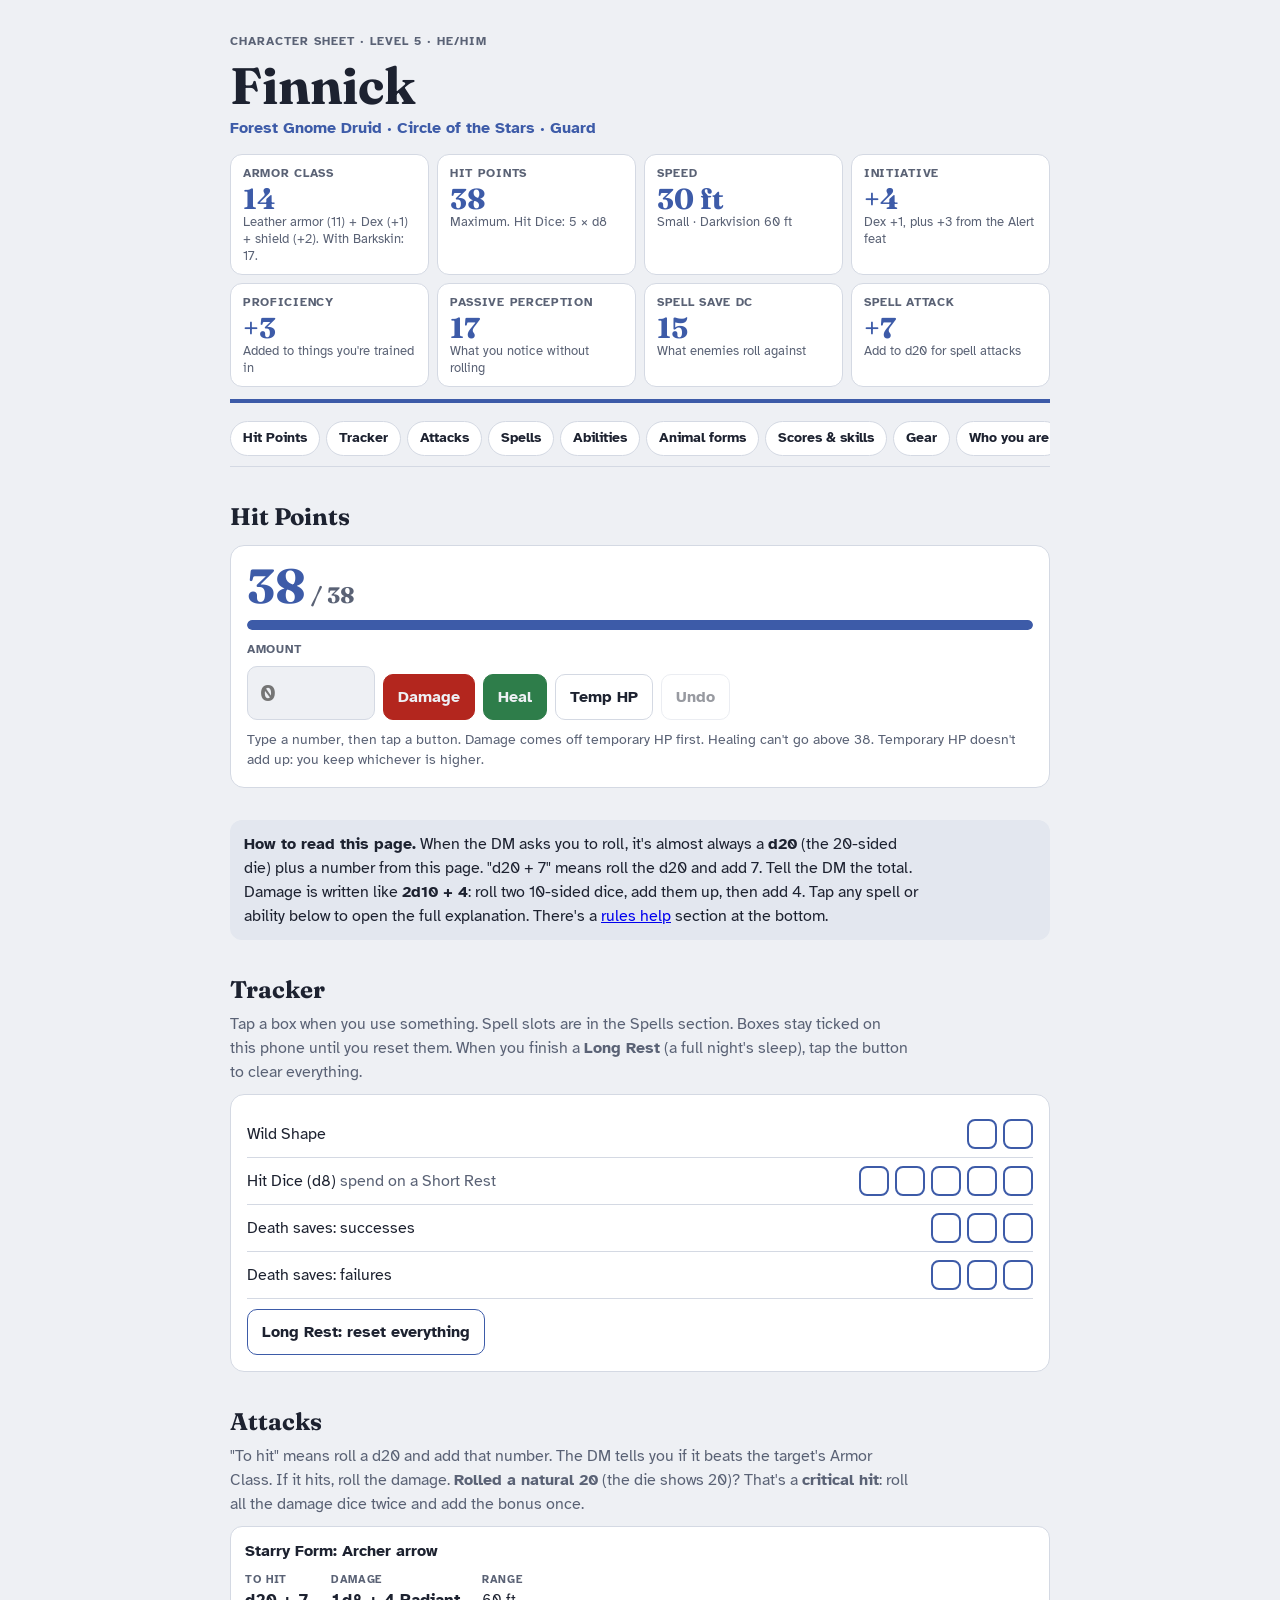
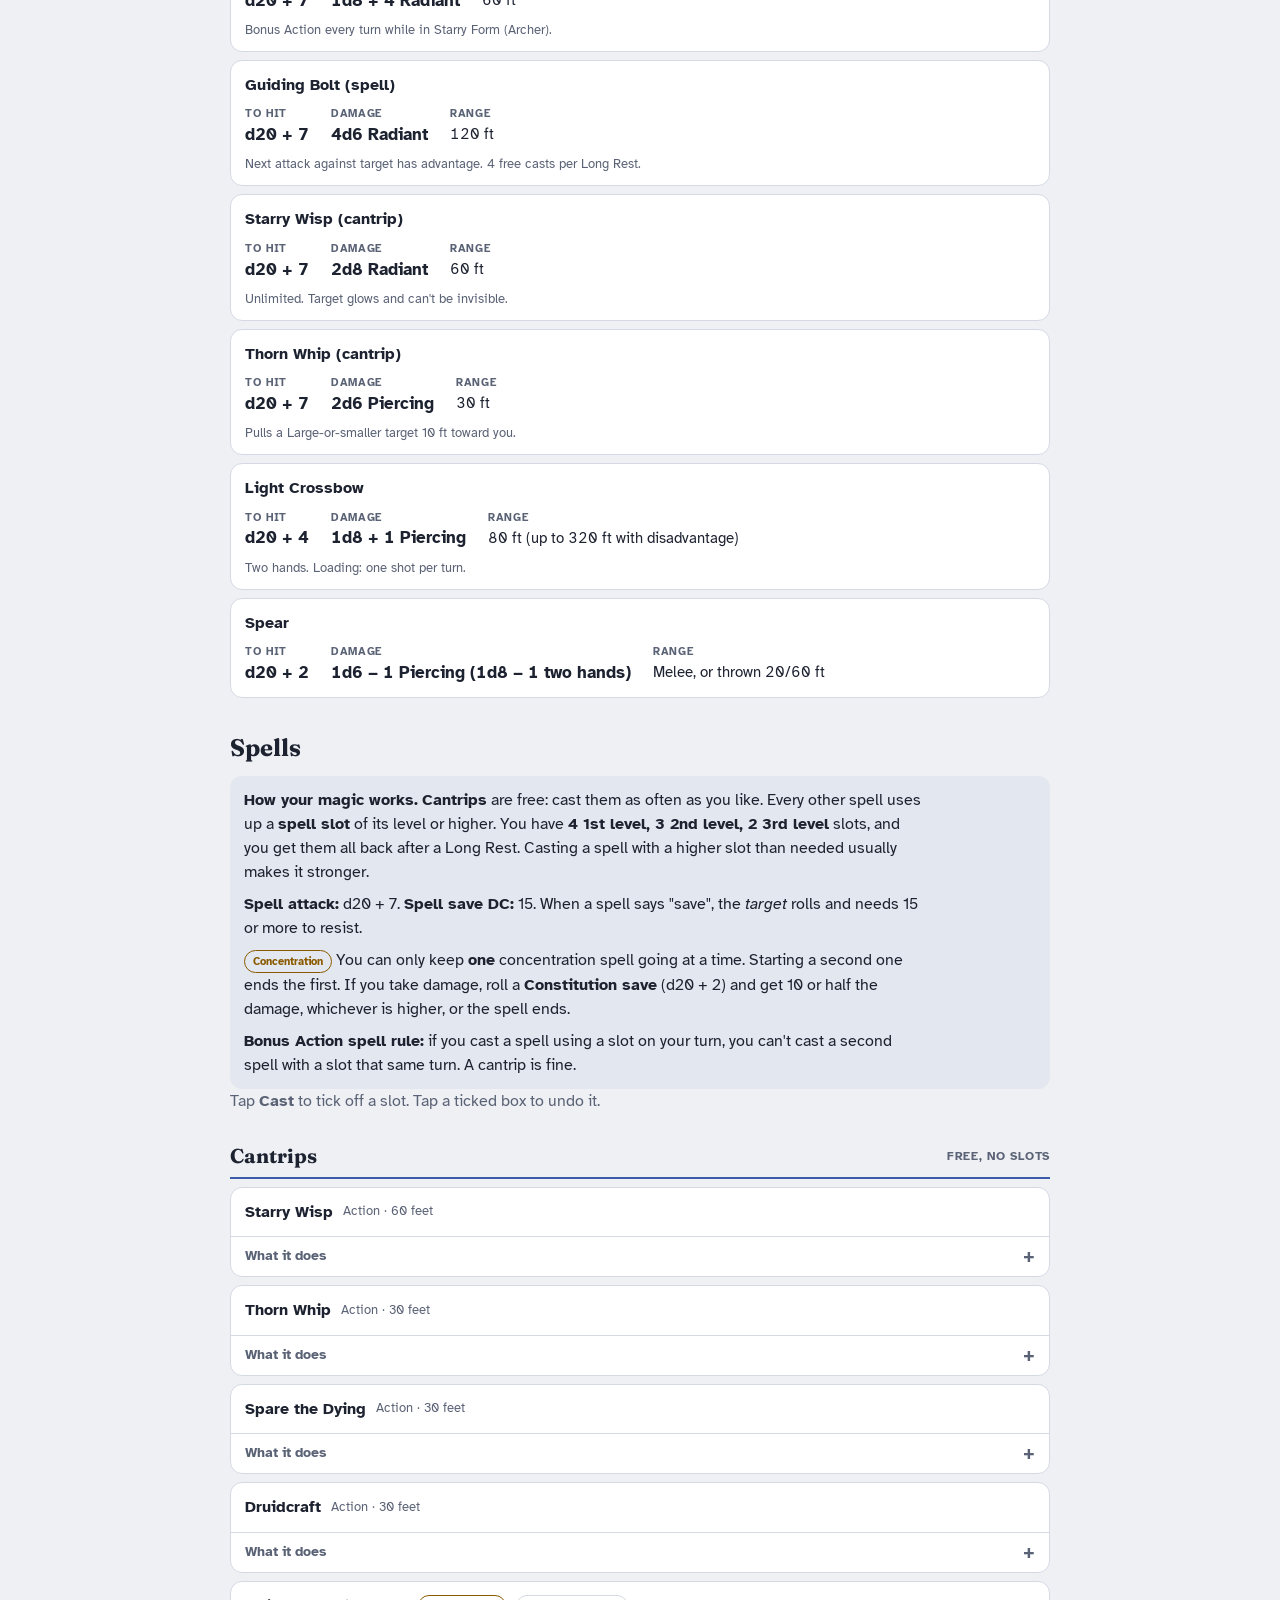
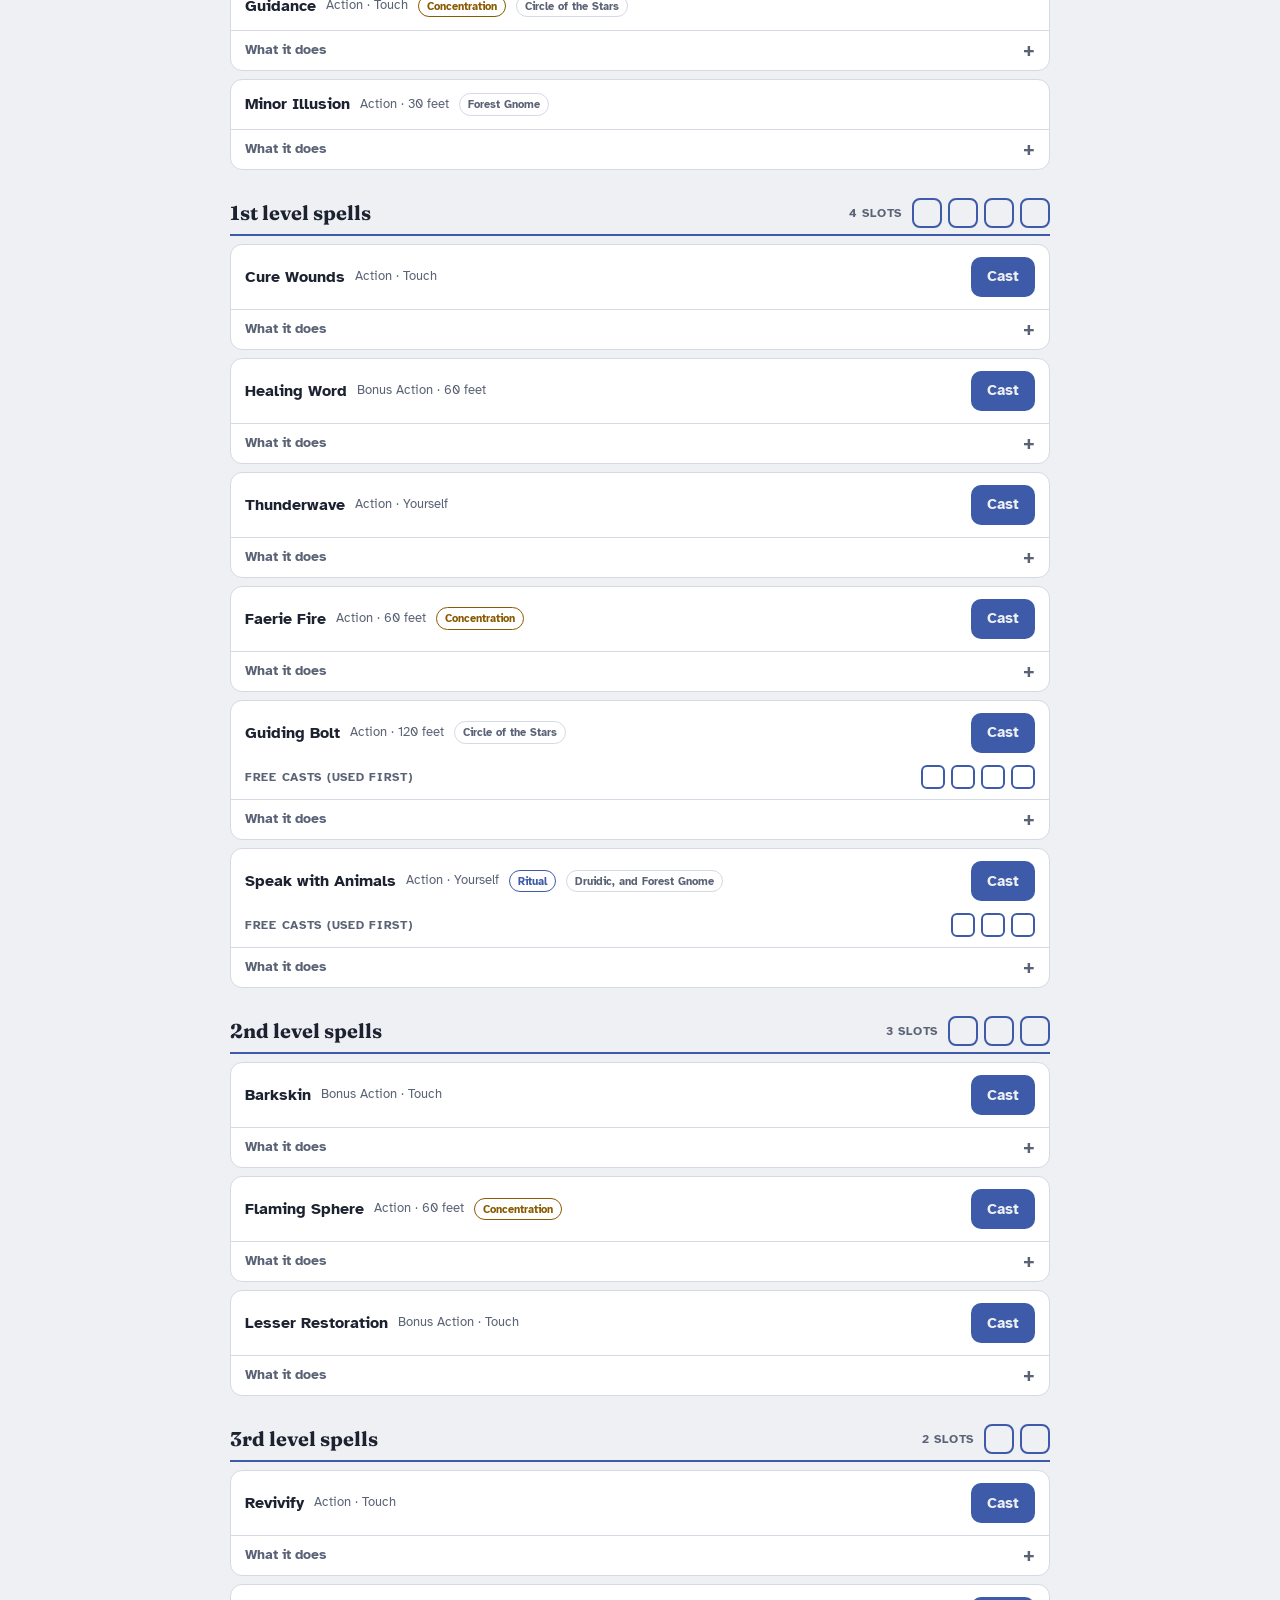
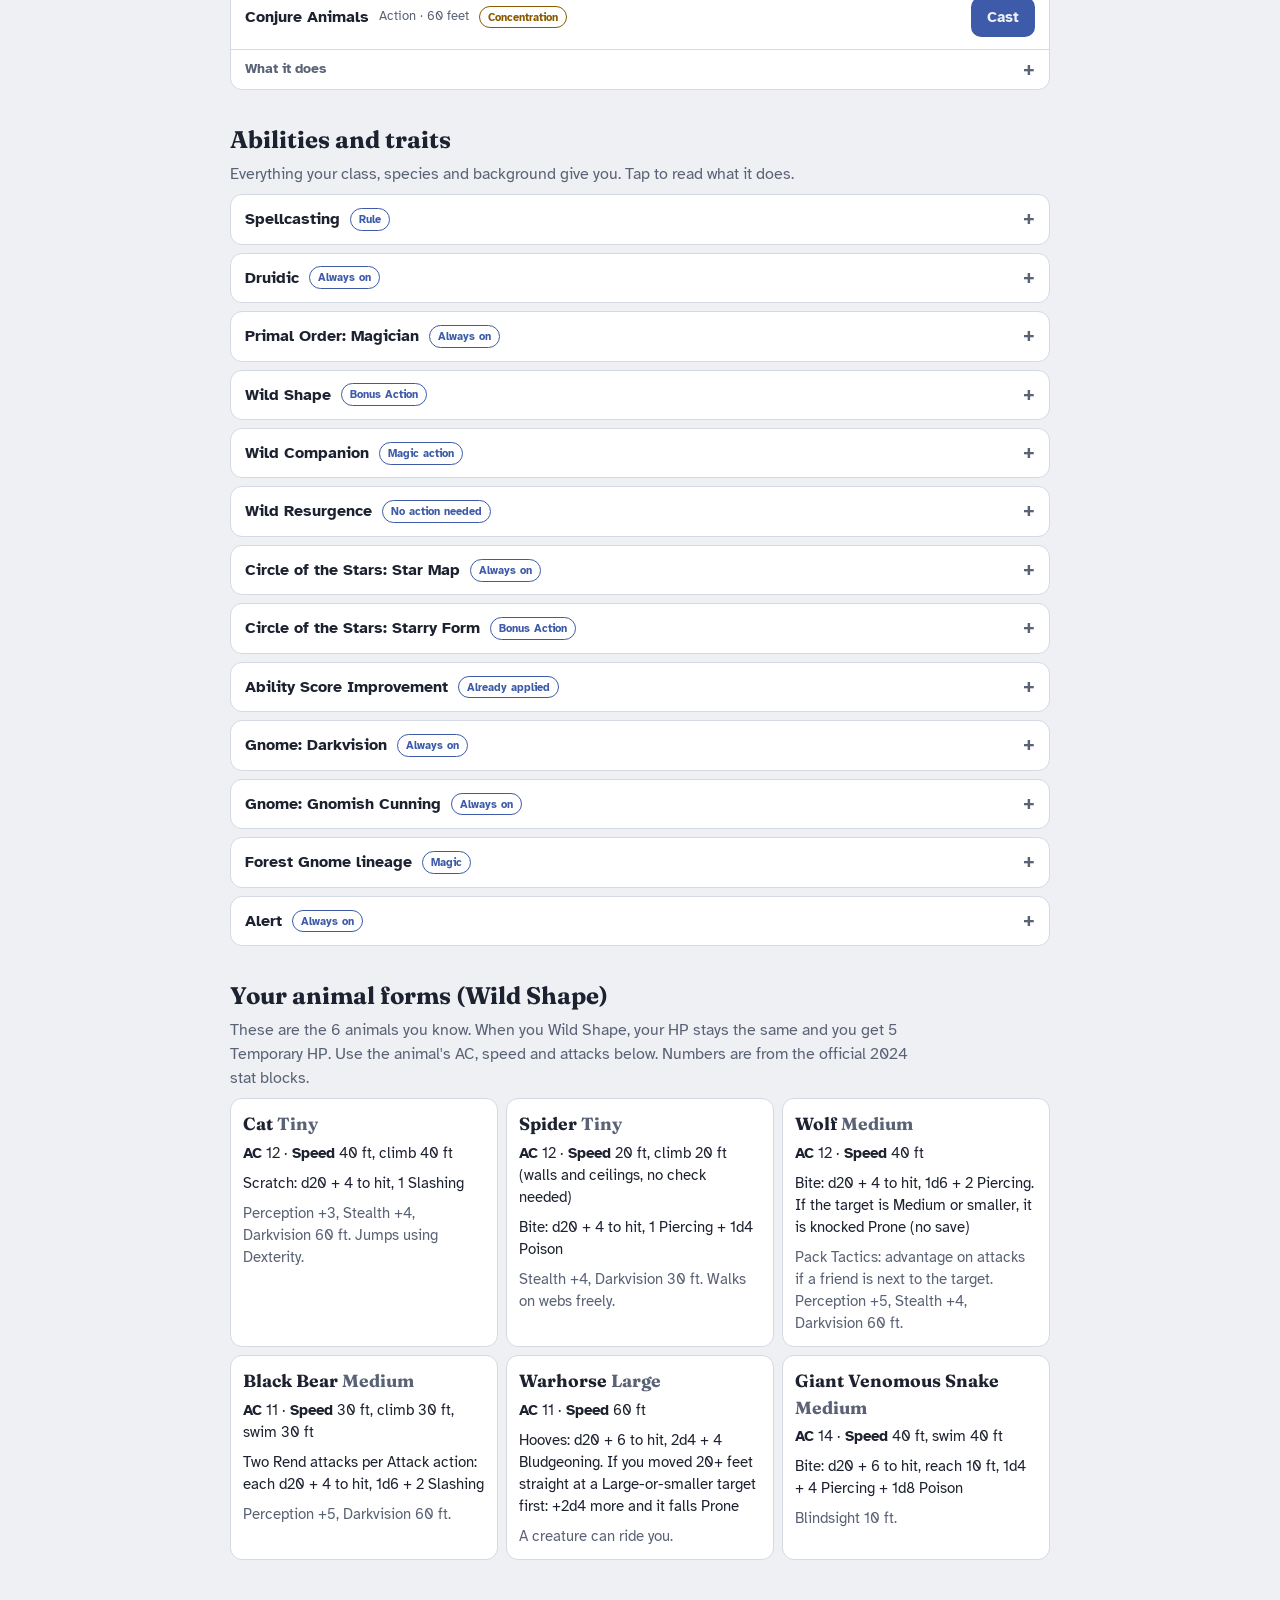
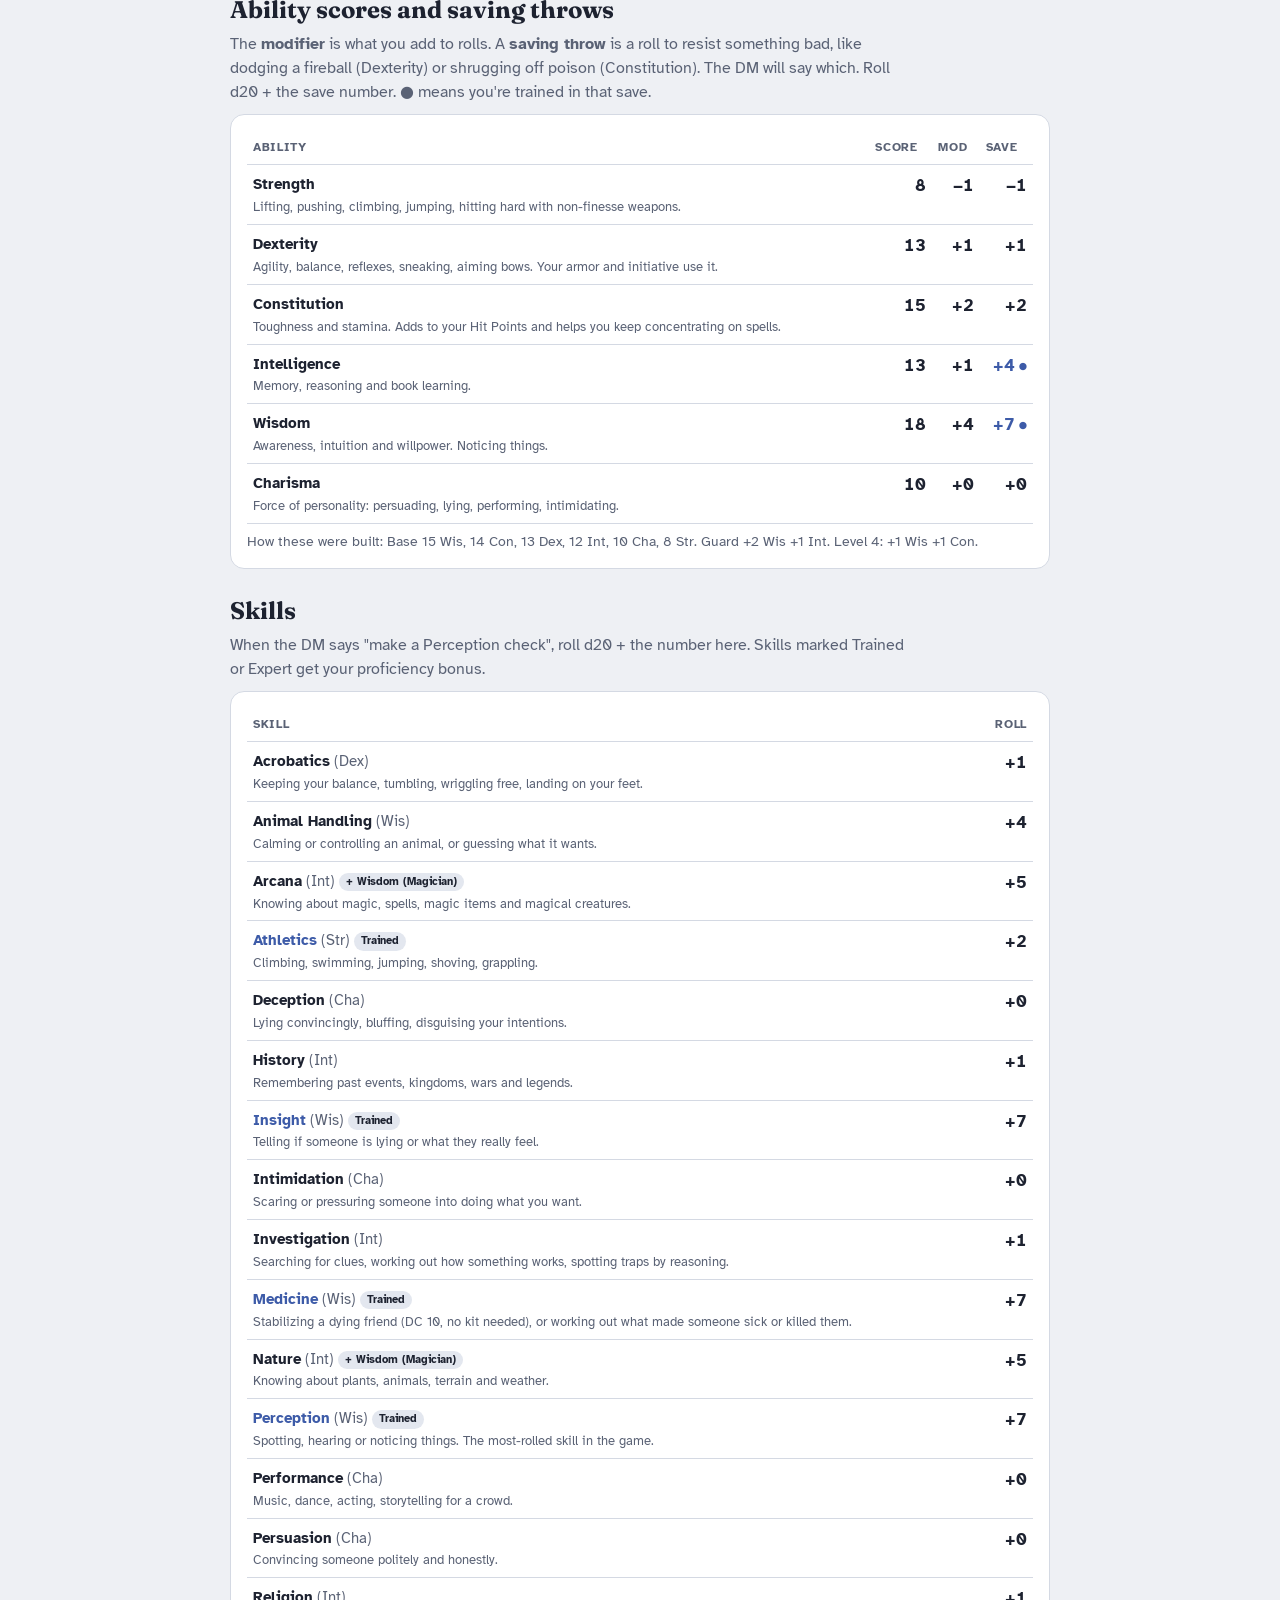
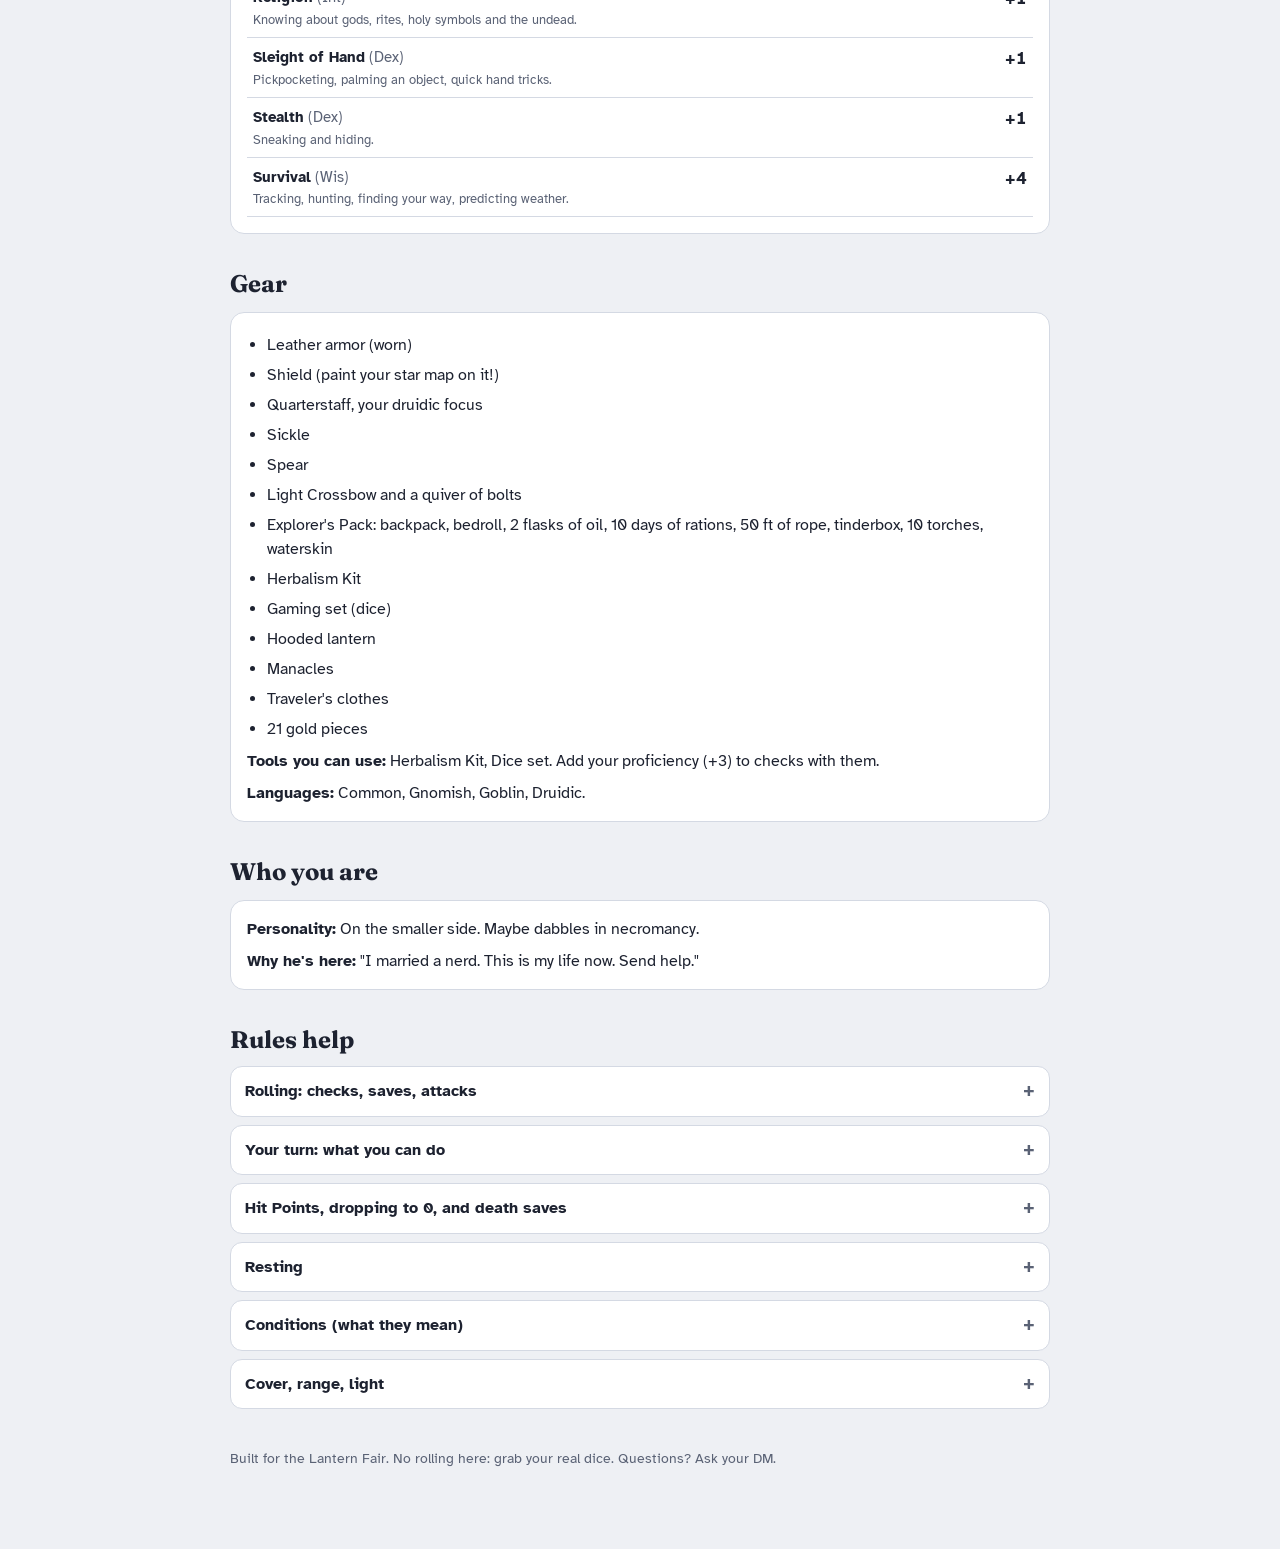
<file: finnick/index.html>
<!doctype html>
<html lang="en">
<head>
<meta charset="utf-8">
<meta name="viewport" content="width=device-width, initial-scale=1, viewport-fit=cover">
<meta name="robots" content="noindex, nofollow">
<link rel="icon" href="/favicon.svg">
<title>Finnick · Character Sheet</title>
<meta name="claude:viewport-fit-sides" content="cover">
<link rel="stylesheet" href="https://fonts.googleapis.com/css2?family=Fraunces:opsz,wght,SOFT@9..144,400..800,50&family=Atkinson+Hyperlegible:wght@400;700&display=swap">
<style>
:root { --bg:#eef0f4; --panel:#fff; --fg:#1d2230; --muted:#5a6275; --line:#d4d9e3; --accent:#3d5ba8; --soft:#e3e7ef; --conc:#8a5a00; --down:#b3261e; --good:#2e7d4a; --display:"Fraunces",Georgia,serif; --body:"Atkinson Hyperlegible",system-ui,sans-serif; color-scheme: light; }
@media (prefers-color-scheme: dark) { :root:not([data-theme="light"]) { --bg:#161a26; --panel:#1f2434; --fg:#e9ebf2; --muted:#a2a9bb; --line:#343b4f; --down:#ff8a7a; --good:#7cc98f; --soft:#262b3c; --accent:#8ea8ec; --conc:#f0b44a; color-scheme: dark; } }
:root[data-theme="dark"] { --bg:#161a26; --panel:#1f2434; --fg:#e9ebf2; --muted:#a2a9bb; --line:#343b4f; --down:#ff8a7a; --good:#7cc98f; --soft:#262b3c; --accent:#8ea8ec; --conc:#f0b44a; color-scheme: dark; }
* { box-sizing: border-box; }
body { margin:0; background:var(--bg); color:var(--fg); font-family:var(--body); font-size:16px; line-height:1.5; padding-left: max(16px, env(safe-area-inset-left, 0px)); padding-right: max(16px, env(safe-area-inset-right, 0px)); padding-block: 0 80px; }
body::before { content:""; position:fixed; inset:0 0 auto; height: env(safe-area-inset-top, 0px); z-index:10; background: var(--bg); }
a:focus-visible, summary:focus-visible, button:focus-visible, input:focus-visible { outline: 3px solid var(--accent); outline-offset: 2px; border-radius: 8px; }
.wrap { max-width: 820px; margin: 0 auto; }
h1,h2,h3 { font-family:var(--display); margin:0; text-wrap:balance; }
h1 { font-size: clamp(2.2rem, 8vw, 3.2rem); line-height:1.05; }
h2 { font-size: 1.5rem; margin-bottom: 4px; }
h4 { margin: 0; font-size: 1rem; }
p { margin: 0 0 8px; } p:last-child { margin-bottom: 0; }
ul { margin: 4px 0 8px; padding-left: 20px; } li { margin-bottom: 6px; }
.muted { color: var(--muted); } .small { font-size: .85rem; }
header { padding: 32px 0 12px; border-bottom: 4px solid var(--accent); margin-bottom: 8px; }
.eyebrow { font-size:.78rem; letter-spacing:.08em; text-transform:uppercase; color:var(--muted); font-weight:700; }
.line { font-weight: 700; color: var(--accent); margin-top: 4px; }
nav { position: sticky; top: env(safe-area-inset-top, 0px); z-index: 5; background: var(--bg); display:flex; gap:6px; overflow-x:auto; padding: 10px 0; border-bottom: 1px solid var(--line); }
nav a { flex:none; font-size:.85rem; font-weight:700; color:var(--fg); text-decoration:none; padding:6px 12px; border-radius:999px; border:1px solid var(--line); background:var(--panel); }
section { margin-top: 32px; scroll-margin-top: 64px; }
.card { background:var(--panel); border:1px solid var(--line); border-radius:14px; padding:16px; margin-top:10px; }
.stats { display:grid; grid-template-columns: repeat(2, minmax(0, 1fr)); gap:8px; margin-top: 14px; }
@media (min-width: 640px) { .stats { grid-template-columns: repeat(4, minmax(0, 1fr)); } }
.stat { background:var(--panel); border:1px solid var(--line); border-radius:12px; padding:10px 12px; min-width:0; }
.stat .k { font-size:.72rem; letter-spacing:.06em; text-transform:uppercase; color:var(--muted); font-weight:700; }
.stat .v { font-family:var(--display); font-size:1.8rem; font-weight:700; line-height:1.1; color: var(--accent); font-variant-numeric: tabular-nums; }
.stat .n { font-size:.8rem; color:var(--muted); line-height:1.3; }
table { width:100%; border-collapse: collapse; font-size: .95rem; }
th, td { text-align:left; padding:8px 6px; border-bottom:1px solid var(--line); vertical-align: top; }
th { font-size:.72rem; letter-spacing:.06em; text-transform:uppercase; color:var(--muted); }
td.num { font-variant-numeric: tabular-nums; font-weight:700; white-space:nowrap; font-size:1.05rem; }
td.hi { color: var(--accent); }
.dot { font-size:.6rem; margin-left:4px; vertical-align: 2px; }
tr.prof td:first-child b { color: var(--accent); }
.use { font-size:.83rem; color:var(--muted); line-height:1.35; margin-top:2px; }
.scroll { overflow-x:auto; }
dl.turn { margin: 10px 0 0; display:grid; gap: 14px; }
.turn .tr { display:grid; gap: 2px; }
.turn dt { font-weight:700; color: var(--accent); }
.turn dd { margin:0; }
@media (min-width: 640px) { .turn .tr { grid-template-columns: 13rem 1fr; gap: 16px; } }
.atks { list-style:none; margin: 10px 0 0; padding:0; display:grid; gap:8px; }
.atk { background:var(--panel); border:1px solid var(--line); border-radius:12px; padding:12px 14px; display:grid; gap:8px; min-width:0; margin:0; }
.atk.add { background: var(--soft); border-style: dashed; }
.aname { font-family: var(--body); font-size: 1.02rem; margin:0; }
.kvs { display:flex; flex-wrap:wrap; gap: 6px 22px; }
.kv { display:grid; min-width:0; }
.kv .k { font-size:.7rem; letter-spacing:.06em; text-transform:uppercase; color:var(--muted); font-weight:700; }
.kv .v { font-weight:700; font-size:1.05rem; font-variant-numeric: tabular-nums; }
.kv .v.r { font-weight:400; font-size:.95rem; }
.atk .use { margin:0; }
.chip { display:inline-block; font-size:.68rem; font-weight:700; padding:1px 7px; border-radius:999px; background: var(--soft); color: var(--fg); vertical-align: 1px; }
th.numh { text-align:right; } td.num { text-align:right; }
.from { font-size:.85rem; color: var(--muted); }
.lvlgrp { margin-top: 18px; display:grid; gap: 8px; }
.lvlhead { display:flex; flex-wrap:wrap; justify-content:space-between; align-items:center; gap: 8px 16px; padding: 10px 0 6px; border-bottom: 2px solid var(--accent); }
h3.lvl { font-family: var(--display); font-size: 1.25rem; margin:0; }
.slotbox { display:flex; align-items:center; gap: 10px; flex-wrap: wrap; }
.fl { font-size:.75rem; letter-spacing:.06em; text-transform:uppercase; color:var(--muted); font-weight:700; }
.spell { background:var(--panel); border:1px solid var(--line); border-radius:12px; min-width:0; }
.spell > details { background: transparent; border:0; border-top: 1px solid var(--line); border-radius: 0 0 12px 12px; margin:0; }
.spell > details > summary { padding: 8px 14px; }
.more { font-size:.88rem; font-weight:700; color: var(--muted); }
.shead { display:grid; grid-template-columns: minmax(0,1fr) auto; gap: 10px; align-items:center; padding: 12px 14px; }
.freerow { display:flex; align-items:center; justify-content:space-between; gap:10px; flex-wrap:wrap; padding: 0 14px 10px; }
.box.sm span { width:24px; height:24px; border-radius:6px; }
button.cast { font: inherit; font-weight:700; font-size:.95rem; padding: 8px 16px; border-radius: 10px; border: 0; background: var(--accent); color: var(--bg); cursor:pointer; min-height: 40px; }
button.cast:active { transform: translateY(1px); }
.castmsg { margin:0; padding: 0 14px; font-size:.88rem; font-weight:700; color: var(--accent); }
.castmsg:empty { display:none; }
.castmsg:not(:empty) { padding-bottom: 10px; }
@media (prefers-reduced-motion: reduce) { button.cast:active { transform:none; } }
header > p, section > p, .callout p { max-width: 68ch; }
details { background:var(--panel); border:1px solid var(--line); border-radius:12px; margin-top:8px; }
summary { cursor:pointer; padding:12px 14px; display:grid; grid-template-columns: minmax(0, 1fr) auto; align-items:start; gap:10px; list-style:none; }
summary::-webkit-details-marker { display:none; }
summary .sh, .shead .sh { display:flex; flex-wrap:wrap; align-items:center; gap:4px 10px; min-width:0; }
summary::after { content:"+"; font-weight:700; color:var(--muted); font-size:1.2rem; line-height:1.2; }
details[open] summary::after { content:"−"; }
.sname { font-weight:700; font-size:1.02rem; }
.smeta { font-size:.82rem; color:var(--muted); }
.sbody { padding: 0 14px 14px; border-top: 1px solid var(--line); padding-top: 12px; }
.facts { display:grid; grid-template-columns: repeat(auto-fit, minmax(150px, 1fr)); gap:6px 14px; margin:0 0 10px; font-size:.88rem; }
.facts dt { font-size:.7rem; text-transform:uppercase; letter-spacing:.06em; color:var(--muted); font-weight:700; } .facts dd { margin:0; }
.roll { background: var(--soft); padding: 8px 12px; border-radius: 8px; }
.roll b { color: var(--accent); }
.pill { display:inline-block; font-size:.7rem; font-weight:700; padding:2px 8px; border-radius:999px; border:1px solid var(--line); color:var(--muted); }
.pill.conc { color: var(--conc); border-color: var(--conc); } .pill.rit { color: var(--accent); border-color: var(--accent); }
.pill.type { color: var(--accent); border-color: var(--accent); }
h4.lvl { margin-top: 18px; font-family: var(--display); font-size: 1.15rem; }
.callout { background: var(--soft); border-radius: 12px; padding: 12px 14px; margin-top: 10px; }
.forms { display:grid; grid-template-columns: repeat(auto-fit, minmax(230px,1fr)); gap:8px; margin-top:8px; }
.form { background:var(--panel); border:1px solid var(--line); border-radius:12px; padding:12px; font-size:.92rem; }
.form h4 { font-family: var(--display); font-size: 1.1rem; margin-bottom: 4px; }
.trk { display:flex; justify-content:space-between; align-items:center; gap:10px; padding:8px 0; border-bottom:1px solid var(--line); flex-wrap: wrap; }
.trk:last-child { border-bottom: 0; }
.boxes { display:flex; gap:6px; flex-wrap: wrap; }
.box input { position:absolute; opacity:0; width:1px; height:1px; }
.box span { display:block; width:30px; height:30px; border:2px solid var(--accent); border-radius:8px; cursor:pointer; }
.box input:checked + span { background: var(--accent); }
.box input:focus-visible + span { outline: 3px solid var(--fg); outline-offset: 2px; }
button.reset { font: inherit; font-weight:700; padding:10px 14px; border-radius:10px; border:1px solid var(--accent); background:var(--panel); color:var(--fg); cursor:pointer; margin-top:10px; }
.hpcard { display:grid; gap:10px; }
.hpnow { display:flex; align-items:baseline; gap: 8px 14px; flex-wrap: wrap; }
.hpbig { font-family: var(--display); font-size: 3rem; font-weight: 700; line-height: 1; font-variant-numeric: tabular-nums; color: var(--accent); }
.hpmax { font-size: 1.4rem; color: var(--muted); }
.hptemp { font-weight:700; padding: 2px 10px; border-radius: 999px; background: var(--soft); }
.hpbar { height: 10px; border-radius: 999px; background: var(--soft); overflow: hidden; }
.hpbar span { display:block; height:100%; width:100%; background: var(--accent); border-radius: 999px; transition: width .25s; }
.hpstate { margin:0; font-weight:700; }
.hpstate:empty { display:none; }
.hpstate.down { color: var(--down); }
.hpctl { display:grid; grid-template-columns: repeat(2, minmax(0,1fr)); gap: 8px; align-items:end; }
.hpctl .fl { grid-column: 1 / -1; }
.hpctl input { grid-column: 1 / -1; font: inherit; font-size:1.5rem; font-weight:700; padding:8px 12px; border-radius:10px; border:1px solid var(--line); background:var(--bg); color: var(--fg); min-width:0; }
@media (min-width: 640px) { .hpctl { grid-template-columns: 8rem repeat(4, auto); justify-content: start; } .hpctl .fl { grid-column: 1 / -1; } .hpctl input { grid-column: auto; } }
.hpbtn { font: inherit; font-weight:700; padding: 10px 14px; border-radius:10px; min-height: 44px; cursor:pointer; border: 1px solid var(--line); background: var(--panel); color: var(--fg); }
.hpbtn.dmg { background: var(--down); border-color: var(--down); color: var(--bg); }
.hpbtn.heal { background: var(--good); border-color: var(--good); color: var(--bg); }
.hpbtn:disabled { opacity: .45; cursor: default; }
@media (prefers-reduced-motion: reduce) { .hpbar span { transition: none; } }
footer { margin-top: 40px; color: var(--muted); font-size: .85rem; }
@media print { nav, button.reset { display:none; } details { break-inside: avoid; } details:not([open]) .sbody { display:block; } body { background:#fff; } }
</style>
</head>
<body>
<div class="wrap">
<header>
  <p class="eyebrow">Character sheet · Level 5 · he/him</p>
  <h1>Finnick</h1>
  <p class="line">Forest Gnome Druid · Circle of the Stars · Guard</p>
  <div class="stats">
    <div class="stat"><div class="k">Armor Class</div><div class="v">14</div><div class="n">Leather armor (11) + Dex (+1) + shield (+2). With Barkskin: 17.</div></div>
    <div class="stat"><div class="k">Hit Points</div><div class="v">38</div><div class="n">Maximum. Hit Dice: 5 × d8</div></div>
    <div class="stat"><div class="k">Speed</div><div class="v">30 ft</div><div class="n">Small · Darkvision 60 ft</div></div>
    <div class="stat"><div class="k">Initiative</div><div class="v">+4</div><div class="n">Dex +1, plus +3 from the Alert feat</div></div>
    <div class="stat"><div class="k">Proficiency</div><div class="v">+3</div><div class="n">Added to things you're trained in</div></div>
    <div class="stat"><div class="k">Passive Perception</div><div class="v">17</div><div class="n">What you notice without rolling</div></div>
    <div class="stat"><div class="k">Spell Save DC</div><div class="v">15</div><div class="n">What enemies roll against</div></div>
    <div class="stat"><div class="k">Spell Attack</div><div class="v">+7</div><div class="n">Add to d20 for spell attacks</div></div>
  </div>
</header>
<nav aria-label="Jump to"><a href="#hp">Hit Points</a><a href="#track">Tracker</a><a href="#attacks">Attacks</a><a href="#spells">Spells</a><a href="#features">Abilities</a><a href="#forms">Animal forms</a><a href="#scores">Scores &amp; skills</a><a href="#gear">Gear</a><a href="#you">Who you are</a><a href="#rules">Rules help</a></nav>

<section id="hp">
  <h2>Hit Points</h2>
  <div class="card hpcard">
    <div class="hpnow"><span class="hpbig"><span id="hpcur">38</span><span class="hpmax"> / 38</span></span><span class="hptemp" id="hptemp" hidden>+<span id="hptempn">0</span> temporary</span></div>
    <div class="hpbar" aria-hidden="true"><span id="hpfill"></span></div>
    <p class="hpstate" id="hpstate" role="status" aria-live="polite"></p>
    <div class="hpctl">
      <label for="hpamt" class="fl">Amount</label>
      <input id="hpamt" type="number" inputmode="numeric" min="0" placeholder="0">
      <button type="button" class="hpbtn dmg" data-act="dmg">Damage</button>
      <button type="button" class="hpbtn heal" data-act="heal">Heal</button>
      <button type="button" class="hpbtn tmp" data-act="tmp">Temp HP</button>
      <button type="button" class="hpbtn undo" id="hpundo" disabled>Undo</button>
    </div>
    <p class="muted small">Type a number, then tap a button. Damage comes off temporary HP first. Healing can't go above 38. Temporary HP doesn't add up: you keep whichever is higher.</p>
  </div>
</section>

<section id="how">
  <div class="callout">
    <p><b>How to read this page.</b> When the DM asks you to roll, it's almost always a <b>d20</b> (the 20-sided die) plus a number from this page. "d20 + 7" means roll the d20 and add 7. Tell the DM the total. Damage is written like <b>2d10 + 4</b>: roll two 10-sided dice, add them up, then add 4. Tap any spell or ability below to open the full explanation. There's a <a href="#rules">rules help</a> section at the bottom.</p>
  </div>
</section>


<section id="track">
  <h2>Tracker</h2>
  <p class="muted">Tap a box when you use something. Spell slots are in the Spells section. Boxes stay ticked on this phone until you reset them. When you finish a <b>Long Rest</b> (a full night's sleep), tap the button to clear everything.</p>
  <div class="card">
    <div class="trk"><span class="tl">Wild Shape</span><span class="boxes"><label class="box"><input type="checkbox" data-k="finnick:ws:0"><span></span></label><label class="box"><input type="checkbox" data-k="finnick:ws:1"><span></span></label></span></div><div class="trk"><span class="tl">Hit Dice (d8) <span class="muted">spend on a Short Rest</span></span><span class="boxes"><label class="box"><input type="checkbox" data-k="finnick:hd:0"><span></span></label><label class="box"><input type="checkbox" data-k="finnick:hd:1"><span></span></label><label class="box"><input type="checkbox" data-k="finnick:hd:2"><span></span></label><label class="box"><input type="checkbox" data-k="finnick:hd:3"><span></span></label><label class="box"><input type="checkbox" data-k="finnick:hd:4"><span></span></label></span></div>
    <div class="trk"><span class="tl">Death saves: successes</span><span class="boxes"><label class="box"><input type="checkbox" data-k="finnick:ds:0"><span></span></label><label class="box"><input type="checkbox" data-k="finnick:ds:1"><span></span></label><label class="box"><input type="checkbox" data-k="finnick:ds:2"><span></span></label></span></div><div class="trk"><span class="tl">Death saves: failures</span><span class="boxes"><label class="box"><input type="checkbox" data-k="finnick:df:0"><span></span></label><label class="box"><input type="checkbox" data-k="finnick:df:1"><span></span></label><label class="box"><input type="checkbox" data-k="finnick:df:2"><span></span></label></span></div>
    <button class="reset" type="button" id="reset">Long Rest: reset everything</button>
  </div>
</section>

<section id="attacks">
  <h2>Attacks</h2>
  <p class="muted">"To hit" means roll a d20 and add that number. The DM tells you if it beats the target's Armor Class. If it hits, roll the damage. <b>Rolled a natural 20</b> (the die shows 20)? That's a <b>critical hit</b>: roll all the damage dice twice and add the bonus once.</p>
  <ul class="atks"><li class="atk"><h3 class="aname">Starry Form: Archer arrow</h3><div class="kvs"><div class="kv"><span class="k">To hit</span><span class="v">d20 + 7</span></div><div class="kv"><span class="k">Damage</span><span class="v">1d8 + 4 Radiant</span></div><div class="kv"><span class="k">Range</span><span class="v r">60 ft</span></div></div><p class="use">Bonus Action every turn while in Starry Form (Archer).</p></li><li class="atk"><h3 class="aname">Guiding Bolt (spell)</h3><div class="kvs"><div class="kv"><span class="k">To hit</span><span class="v">d20 + 7</span></div><div class="kv"><span class="k">Damage</span><span class="v">4d6 Radiant</span></div><div class="kv"><span class="k">Range</span><span class="v r">120 ft</span></div></div><p class="use">Next attack against target has advantage. 4 free casts per Long Rest.</p></li><li class="atk"><h3 class="aname">Starry Wisp (cantrip)</h3><div class="kvs"><div class="kv"><span class="k">To hit</span><span class="v">d20 + 7</span></div><div class="kv"><span class="k">Damage</span><span class="v">2d8 Radiant</span></div><div class="kv"><span class="k">Range</span><span class="v r">60 ft</span></div></div><p class="use">Unlimited. Target glows and can't be invisible.</p></li><li class="atk"><h3 class="aname">Thorn Whip (cantrip)</h3><div class="kvs"><div class="kv"><span class="k">To hit</span><span class="v">d20 + 7</span></div><div class="kv"><span class="k">Damage</span><span class="v">2d6 Piercing</span></div><div class="kv"><span class="k">Range</span><span class="v r">30 ft</span></div></div><p class="use">Pulls a Large-or-smaller target 10 ft toward you.</p></li><li class="atk"><h3 class="aname">Light Crossbow</h3><div class="kvs"><div class="kv"><span class="k">To hit</span><span class="v">d20 + 4</span></div><div class="kv"><span class="k">Damage</span><span class="v">1d8 + 1 Piercing</span></div><div class="kv"><span class="k">Range</span><span class="v r">80 ft (up to 320 ft with disadvantage)</span></div></div><p class="use">Two hands. Loading: one shot per turn.</p></li><li class="atk"><h3 class="aname">Spear</h3><div class="kvs"><div class="kv"><span class="k">To hit</span><span class="v">d20 + 2</span></div><div class="kv"><span class="k">Damage</span><span class="v">1d6 − 1 Piercing (1d8 − 1 two hands)</span></div><div class="kv"><span class="k">Range</span><span class="v r">Melee, or thrown 20/60 ft</span></div></div></li></ul>
</section>

<section id="spells">
  <h2>Spells</h2>
  <div class="callout">
    <p><b>How your magic works.</b> <b>Cantrips</b> are free: cast them as often as you like. Every other spell uses up a <b>spell slot</b> of its level or higher. You have <b>4 1st level, 3 2nd level, 2 3rd level</b> slots, and you get them all back after a Long Rest. Casting a spell with a higher slot than needed usually makes it stronger.</p>
    <p><b>Spell attack:</b> d20 + 7. <b>Spell save DC:</b> 15. When a spell says "save", the <i>target</i> rolls and needs 15 or more to resist.</p>
    <p><span class="pill conc">Concentration</span> You can only keep <b>one</b> concentration spell going at a time. Starting a second one ends the first. If you take damage, roll a <b>Constitution save</b> (d20 + 2) and get 10 or half the damage, whichever is higher, or the spell ends.</p>
    <p><b>Bonus Action spell rule:</b> if you cast a spell using a slot on your turn, you can't cast a second spell with a slot that same turn. A cantrip is fine.</p>
  </div>
  <p class="muted">Tap <b>Cast</b> to tick off a slot. Tap a ticked box to undo it.</p>
  <div class="lvlgrp"><div class="lvlhead"><h3 class="lvl">Cantrips</h3><span class="fl">Free, no slots</span></div><div class="spell">
<div class="shead"><div class="sh"><span class="sname">Starry Wisp</span><span class="smeta">Action · 60 feet</span></div></div>
<p class="castmsg" role="status" aria-live="polite"></p>
<details><summary><span class="sh"><span class="more">What it does</span></span></summary>
<div class="sbody">
<dl class="facts"><div><dt>Casting time</dt><dd>Action</dd></div><div><dt>Range</dt><dd>60 feet</dd></div><div><dt>Lasts</dt><dd>Instant</dd></div></dl>
<p>Fling a mote of starlight. If it hits, the target glows with dim light out to 10 feet and can't be Invisible until the end of your next turn.</p>
<p class="roll"><b>What to roll:</b> To hit: d20 + 7 (spell attack). Damage: 2d8 Radiant.</p>

</div></details></div><div class="spell">
<div class="shead"><div class="sh"><span class="sname">Thorn Whip</span><span class="smeta">Action · 30 feet</span></div></div>
<p class="castmsg" role="status" aria-live="polite"></p>
<details><summary><span class="sh"><span class="more">What it does</span></span></summary>
<div class="sbody">
<dl class="facts"><div><dt>Casting time</dt><dd>Action</dd></div><div><dt>Range</dt><dd>30 feet</dd></div><div><dt>Lasts</dt><dd>Instant</dd></div></dl>
<p>A thorny vine lashes out at a creature. If you hit and the creature is Large or smaller, you can pull it up to 10 feet straight toward you.</p>
<p class="roll"><b>What to roll:</b> To hit: d20 + 7 (melee spell attack, even though it reaches 30 feet). Damage: 2d6 Piercing.</p>

</div></details></div><div class="spell">
<div class="shead"><div class="sh"><span class="sname">Spare the Dying</span><span class="smeta">Action · 30 feet</span></div></div>
<p class="castmsg" role="status" aria-live="polite"></p>
<details><summary><span class="sh"><span class="more">What it does</span></span></summary>
<div class="sbody">
<dl class="facts"><div><dt>Casting time</dt><dd>Action</dd></div><div><dt>Range</dt><dd>30 feet</dd></div><div><dt>Lasts</dt><dd>Instant</dd></div></dl>
<p>Pick a creature you can see within 30 feet that is at 0 Hit Points but not dead. It becomes Stable: it stops making death saving throws. It is still unconscious at 0 HP until it heals or regains 1 HP after 1d4 hours.</p>
<p class="roll"><b>What to roll:</b> Nothing to roll.</p>

</div></details></div><div class="spell">
<div class="shead"><div class="sh"><span class="sname">Druidcraft</span><span class="smeta">Action · 30 feet</span></div></div>
<p class="castmsg" role="status" aria-live="polite"></p>
<details><summary><span class="sh"><span class="more">What it does</span></span></summary>
<div class="sbody">
<dl class="facts"><div><dt>Casting time</dt><dd>Action</dd></div><div><dt>Range</dt><dd>30 feet</dd></div><div><dt>Lasts</dt><dd>Instant</dd></div></dl>
<p>Small nature tricks with no combat use: predict the weather for the next 24 hours, make a flower bloom or a seed sprout, make a harmless sensory effect like falling leaves or a puff of wind, or light or snuff out a candle or small campfire.</p>
<p class="roll"><b>What to roll:</b> Nothing to roll.</p>

</div></details></div><div class="spell">
<div class="shead"><div class="sh"><span class="sname">Guidance</span><span class="smeta">Action · Touch</span><span class="pill conc">Concentration</span><span class="pill src">Circle of the Stars</span></div></div>
<p class="castmsg" role="status" aria-live="polite"></p>
<details><summary><span class="sh"><span class="more">What it does</span></span></summary>
<div class="sbody"><p class="from"><b>Where it comes from:</b> Circle of the Stars (Star Map)</p>
<dl class="facts"><div><dt>Casting time</dt><dd>Action</dd></div><div><dt>Range</dt><dd>Touch</dd></div><div><dt>Lasts</dt><dd>1 minute (concentration)</dd></div></dl>
<p>Touch a willing creature (you can touch yourself) and pick one skill, like Stealth or Athletics. Until the spell ends, that creature adds 1d4 to every check it makes with that skill.</p>
<p class="roll"><b>What to roll:</b> The creature rolls 1d4 and adds it to its d20 check with that skill.</p>

</div></details></div><div class="spell">
<div class="shead"><div class="sh"><span class="sname">Minor Illusion</span><span class="smeta">Action · 30 feet</span><span class="pill src">Forest Gnome</span></div></div>
<p class="castmsg" role="status" aria-live="polite"></p>
<details><summary><span class="sh"><span class="more">What it does</span></span></summary>
<div class="sbody"><p class="from"><b>Where it comes from:</b> Forest Gnome</p>
<dl class="facts"><div><dt>Casting time</dt><dd>Action</dd></div><div><dt>Range</dt><dd>30 feet</dd></div><div><dt>Lasts</dt><dd>1 minute</dd></div></dl>
<p>Make a fake sound (anything from a whisper to a lion's roar) or a still image of an object, no bigger than a 5-foot cube (a crate, a door, a bush). Anything that touches the image passes right through it. A creature that takes an action to study it can make an Intelligence (Investigation) check against your spell save DC to realize it's fake.</p>
<p class="roll"><b>What to roll:</b> Nothing for you to roll. Creatures that study it roll against your DC 15.</p>

</div></details></div></div>
  <div class="lvlgrp" data-level="1"><div class="lvlhead"><h3 class="lvl">1st level spells</h3><div class="slotbox"><span class="fl">4 slots</span><span class="boxes"><label class="box"><input type="checkbox" data-k="finnick:slot1:0" aria-label="slot1 1"><span></span></label><label class="box"><input type="checkbox" data-k="finnick:slot1:1" aria-label="slot1 2"><span></span></label><label class="box"><input type="checkbox" data-k="finnick:slot1:2" aria-label="slot1 3"><span></span></label><label class="box"><input type="checkbox" data-k="finnick:slot1:3" aria-label="slot1 4"><span></span></label></span></div></div><div class="spell">
<div class="shead"><div class="sh"><span class="sname">Cure Wounds</span><span class="smeta">Action · Touch</span></div><button type="button" class="cast" data-level="1">Cast</button></div>
<p class="castmsg" role="status" aria-live="polite"></p>
<details><summary><span class="sh"><span class="more">What it does</span></span></summary>
<div class="sbody">
<dl class="facts"><div><dt>Casting time</dt><dd>Action</dd></div><div><dt>Range</dt><dd>Touch</dd></div><div><dt>Lasts</dt><dd>Instant</dd></div></dl>
<p>Touch a creature to heal it. It heals more than Healing Word, but you have to be next to them and it uses your Action.</p>
<p class="roll"><b>What to roll:</b> Healing: 2d8 + 4 Hit Points.</p>
<p class="muted"><b>With a higher slot:</b> +2d8 healing for each slot level above 1.</p>
</div></details></div><div class="spell">
<div class="shead"><div class="sh"><span class="sname">Healing Word</span><span class="smeta">Bonus Action · 60 feet</span></div><button type="button" class="cast" data-level="1">Cast</button></div>
<p class="castmsg" role="status" aria-live="polite"></p>
<details><summary><span class="sh"><span class="more">What it does</span></span></summary>
<div class="sbody">
<dl class="facts"><div><dt>Casting time</dt><dd>Bonus Action</dd></div><div><dt>Range</dt><dd>60 feet</dd></div><div><dt>Lasts</dt><dd>Instant</dd></div></dl>
<p>Speak a word of power and a creature you can see within 60 feet heals. A creature at 0 HP that regains any Hit Points wakes up.</p>
<p class="roll"><b>What to roll:</b> Healing: 2d4 + 4 Hit Points.</p>
<p class="muted"><b>With a higher slot:</b> +2d4 healing for each slot level above 1.</p>
</div></details></div><div class="spell">
<div class="shead"><div class="sh"><span class="sname">Thunderwave</span><span class="smeta">Action · Yourself</span></div><button type="button" class="cast" data-level="1">Cast</button></div>
<p class="castmsg" role="status" aria-live="polite"></p>
<details><summary><span class="sh"><span class="more">What it does</span></span></summary>
<div class="sbody">
<dl class="facts"><div><dt>Casting time</dt><dd>Action</dd></div><div><dt>Range</dt><dd>Yourself, in a 15-foot cube</dd></div><div><dt>Lasts</dt><dd>Instant</dd></div></dl>
<p>A wave of thunder bursts out from you in a 15-foot cube. Each creature in it makes a Constitution save. If it fails, it takes damage and is pushed 10 feet away from you. If it succeeds, it takes half damage and isn't pushed. Loose objects get pushed too. It is LOUD: anyone within 300 feet hears it.</p>
<p class="roll"><b>What to roll:</b> Each creature rolls a Constitution save against DC 15. Fail: 2d8 Thunder damage and pushed 10 feet. Success: half damage.</p>
<p class="muted"><b>With a higher slot:</b> +1d8 damage for each slot level above 1.</p>
</div></details></div><div class="spell">
<div class="shead"><div class="sh"><span class="sname">Faerie Fire</span><span class="smeta">Action · 60 feet</span><span class="pill conc">Concentration</span></div><button type="button" class="cast" data-level="1">Cast</button></div>
<p class="castmsg" role="status" aria-live="polite"></p>
<details><summary><span class="sh"><span class="more">What it does</span></span></summary>
<div class="sbody">
<dl class="facts"><div><dt>Casting time</dt><dd>Action</dd></div><div><dt>Range</dt><dd>60 feet</dd></div><div><dt>Lasts</dt><dd>1 minute (concentration)</dd></div></dl>
<p>Glowing light outlines everything in a 20-foot cube. Each creature in it makes a Dexterity save. If it fails, it glows (dim light, 10 feet), can't be Invisible, and every attack roll against it has advantage. That helps your whole party hit it.</p>
<p class="roll"><b>What to roll:</b> Each creature rolls a Dexterity save against DC 15.</p>

</div></details></div><div class="spell">
<div class="shead"><div class="sh"><span class="sname">Guiding Bolt</span><span class="smeta">Action · 120 feet</span><span class="pill src">Circle of the Stars</span></div><button type="button" class="cast" data-level="1" data-free="gb">Cast</button></div>
<div class="freerow"><span class="fl">Free casts (used first)</span><span class="boxes"><label class="box sm"><input type="checkbox" data-k="finnick:gb:0" aria-label="gb 1"><span></span></label><label class="box sm"><input type="checkbox" data-k="finnick:gb:1" aria-label="gb 2"><span></span></label><label class="box sm"><input type="checkbox" data-k="finnick:gb:2" aria-label="gb 3"><span></span></label><label class="box sm"><input type="checkbox" data-k="finnick:gb:3" aria-label="gb 4"><span></span></label></span></div><p class="castmsg" role="status" aria-live="polite"></p>
<details><summary><span class="sh"><span class="more">What it does</span></span></summary>
<div class="sbody"><p class="from"><b>Where it comes from:</b> Circle of the Stars: 4 free casts per Long Rest</p>
<dl class="facts"><div><dt>Casting time</dt><dd>Action</dd></div><div><dt>Range</dt><dd>120 feet</dd></div><div><dt>Lasts</dt><dd>Instant (the glow lasts until the end of your next turn)</dd></div></dl>
<p>A flash of starlight streaks at a creature. If it hits, it does big damage and the target glows. The next attack roll anyone makes against it before the end of your next turn has advantage.</p>
<p class="roll"><b>What to roll:</b> To hit: d20 + 7 (spell attack). Damage: 4d6 Radiant.</p>
<p class="muted"><b>With a higher slot:</b> +1d6 damage for each slot level above 1.</p>
</div></details></div><div class="spell">
<div class="shead"><div class="sh"><span class="sname">Speak with Animals</span><span class="smeta">Action · Yourself</span><span class="pill rit">Ritual</span><span class="pill src">Druidic, and Forest Gnome</span></div><button type="button" class="cast" data-level="1" data-free="swa">Cast</button></div>
<div class="freerow"><span class="fl">Free casts (used first)</span><span class="boxes"><label class="box sm"><input type="checkbox" data-k="finnick:swa:0" aria-label="swa 1"><span></span></label><label class="box sm"><input type="checkbox" data-k="finnick:swa:1" aria-label="swa 2"><span></span></label><label class="box sm"><input type="checkbox" data-k="finnick:swa:2" aria-label="swa 3"><span></span></label></span></div><p class="castmsg" role="status" aria-live="polite"></p>
<details><summary><span class="sh"><span class="more">What it does</span></span></summary>
<div class="sbody"><p class="from"><b>Where it comes from:</b> Druidic, and Forest Gnome: 3 free casts per Long Rest</p>
<dl class="facts"><div><dt>Casting time</dt><dd>Action, or 10 minutes longer as a ritual (no slot used)</dd></div><div><dt>Range</dt><dd>Yourself</dd></div><div><dt>Lasts</dt><dd>10 minutes</dd></div></dl>
<p>For 10 minutes you can understand and talk with Beasts (normal animals). Most animals only know about their immediate area: who passed by, where food is, what scared them. Cast as a ritual, it takes 10 minutes longer and uses no spell slot.</p>
<p class="roll"><b>What to roll:</b> Nothing to roll. Your DM might ask for a Wisdom (Animal Handling) or Charisma check to convince one to help.</p>

</div></details></div></div><div class="lvlgrp" data-level="2"><div class="lvlhead"><h3 class="lvl">2nd level spells</h3><div class="slotbox"><span class="fl">3 slots</span><span class="boxes"><label class="box"><input type="checkbox" data-k="finnick:slot2:0" aria-label="slot2 1"><span></span></label><label class="box"><input type="checkbox" data-k="finnick:slot2:1" aria-label="slot2 2"><span></span></label><label class="box"><input type="checkbox" data-k="finnick:slot2:2" aria-label="slot2 3"><span></span></label></span></div></div><div class="spell">
<div class="shead"><div class="sh"><span class="sname">Barkskin</span><span class="smeta">Bonus Action · Touch</span></div><button type="button" class="cast" data-level="2">Cast</button></div>
<p class="castmsg" role="status" aria-live="polite"></p>
<details><summary><span class="sh"><span class="more">What it does</span></span></summary>
<div class="sbody">
<dl class="facts"><div><dt>Casting time</dt><dd>Bonus Action</dd></div><div><dt>Range</dt><dd>Touch</dd></div><div><dt>Lasts</dt><dd>1 hour</dd></div></dl>
<p>Touch a willing creature (or yourself). Its skin turns tough as bark, so its Armor Class can't be lower than 17 for 1 hour. Not concentration.</p>
<p class="roll"><b>What to roll:</b> Nothing to roll. AC becomes 17 if it was lower.</p>

</div></details></div><div class="spell">
<div class="shead"><div class="sh"><span class="sname">Flaming Sphere</span><span class="smeta">Action · 60 feet</span><span class="pill conc">Concentration</span></div><button type="button" class="cast" data-level="2">Cast</button></div>
<p class="castmsg" role="status" aria-live="polite"></p>
<details><summary><span class="sh"><span class="more">What it does</span></span></summary>
<div class="sbody">
<dl class="facts"><div><dt>Casting time</dt><dd>Action</dd></div><div><dt>Range</dt><dd>60 feet</dd></div><div><dt>Lasts</dt><dd>1 minute (concentration)</dd></div></dl>
<p>A 5-foot ball of fire appears. Any creature that ends its turn within 5 feet of it makes a Dexterity save. As a Bonus Action on each of your later turns you can roll the sphere up to 30 feet, and if you ram it into a creature, that creature makes the save too. It sets things on fire and lights up the area.</p>
<p class="roll"><b>What to roll:</b> Dexterity save against DC 15. Fail: 2d6 Fire damage. Success: half that.</p>
<p class="muted"><b>With a higher slot:</b> +1d6 damage for each slot level above 2.</p>
</div></details></div><div class="spell">
<div class="shead"><div class="sh"><span class="sname">Lesser Restoration</span><span class="smeta">Bonus Action · Touch</span></div><button type="button" class="cast" data-level="2">Cast</button></div>
<p class="castmsg" role="status" aria-live="polite"></p>
<details><summary><span class="sh"><span class="more">What it does</span></span></summary>
<div class="sbody">
<dl class="facts"><div><dt>Casting time</dt><dd>Bonus Action</dd></div><div><dt>Range</dt><dd>Touch</dd></div><div><dt>Lasts</dt><dd>Instant</dd></div></dl>
<p>Touch a creature and end one of these conditions on it: Blinded, Deafened, Paralyzed, or Poisoned.</p>
<p class="roll"><b>What to roll:</b> Nothing to roll.</p>

</div></details></div></div><div class="lvlgrp" data-level="3"><div class="lvlhead"><h3 class="lvl">3rd level spells</h3><div class="slotbox"><span class="fl">2 slots</span><span class="boxes"><label class="box"><input type="checkbox" data-k="finnick:slot3:0" aria-label="slot3 1"><span></span></label><label class="box"><input type="checkbox" data-k="finnick:slot3:1" aria-label="slot3 2"><span></span></label></span></div></div><div class="spell">
<div class="shead"><div class="sh"><span class="sname">Revivify</span><span class="smeta">Action · Touch</span></div><button type="button" class="cast" data-level="3">Cast</button></div>
<p class="castmsg" role="status" aria-live="polite"></p>
<details><summary><span class="sh"><span class="more">What it does</span></span></summary>
<div class="sbody">
<dl class="facts"><div><dt>Casting time</dt><dd>Action</dd></div><div><dt>Range</dt><dd>Touch</dd></div><div><dt>Lasts</dt><dd>Instant</dd></div></dl>
<p>Touch a creature that died within the last minute. It comes back to life with 1 Hit Point. It can't bring back someone who died of old age or is missing body parts it needs to live.</p>
<p class="roll"><b>What to roll:</b> Nothing to roll.</p>

</div></details></div><div class="spell">
<div class="shead"><div class="sh"><span class="sname">Conjure Animals</span><span class="smeta">Action · 60 feet</span><span class="pill conc">Concentration</span></div><button type="button" class="cast" data-level="3">Cast</button></div>
<p class="castmsg" role="status" aria-live="polite"></p>
<details><summary><span class="sh"><span class="more">What it does</span></span></summary>
<div class="sbody">
<dl class="facts"><div><dt>Casting time</dt><dd>Action</dd></div><div><dt>Range</dt><dd>60 feet</dd></div><div><dt>Lasts</dt><dd>10 minutes (concentration)</dd></div></dl>
<p>A pack of spirit animals (wolves, hawks, whatever you picture) appears and fills a 10-foot cube near you. Whenever the pack moves within 10 feet of an enemy you can see, or an enemy moves within 10 feet of the pack or ends its turn there, you can make that enemy save. Each enemy only has to save once per turn. Whenever you move on your turn, you can also move the pack up to 30 feet (no action needed). You have advantage on Strength saves while you're within 5 feet of the pack.</p>
<p class="roll"><b>What to roll:</b> Dexterity save against DC 15. Fail: 3d10 Slashing damage.</p>
<p class="muted"><b>With a higher slot:</b> +1d10 damage for each slot level above 3.</p>
</div></details></div></div>
</section>

<section id="features">
  <h2>Abilities and traits</h2>
  <p class="muted">Everything your class, species and background give you. Tap to read what it does.</p>
  <details class="feat"><summary><span class="sh"><span class="sname">Spellcasting</span><span class="pill type">Rule</span></span></summary><div class="sbody"><p class="muted small">Druid, level 1</p><p>Your magic comes from <b>Wisdom</b>. You can cast the spells on your <b>prepared</b> list using spell slots. Cantrips are free and unlimited. Your staff is your <b>druidic focus</b>: hold it to cast spells that need a material.</p></div></details><details class="feat"><summary><span class="sh"><span class="sname">Druidic</span><span class="pill type">Always on</span></span></summary><div class="sbody"><p class="muted small">Druid, level 1</p><p>You know Druidic, the secret language of druids, and can leave hidden messages in it that only other druids notice. You also always have <b>Speak with Animals</b> prepared (it doesn't count against your 9).</p></div></details><details class="feat"><summary><span class="sh"><span class="sname">Primal Order: Magician</span><span class="pill type">Always on</span></span></summary><div class="sbody"><p class="muted small">Druid, level 1</p><p>You know one extra cantrip (already included in your list). You also add your Wisdom modifier (+4) to Intelligence (Arcana) and Intelligence (Nature) checks. This is already included in the skill list.</p></div></details><details class="feat"><summary><span class="sh"><span class="sname">Wild Shape</span><span class="pill type">Bonus Action</span></span></summary><div class="sbody"><p class="muted small">Druid, level 2 · 2 per Long Rest. You get 1 use back when you finish a Short Rest.</p><p>Turn into an animal you know (see <b>Your animal forms</b> below). It lasts up to 2 hours. While transformed:</p>
<ul><li><b>Your Hit Points stay the same.</b> You also gain <b>5 Temporary Hit Points</b>. Damage comes off these first, and they disappear when you change back.</li>
<li>You use the animal's Armor Class, speed, Strength, Dexterity, Constitution and attacks. You keep your Intelligence, Wisdom, Charisma, skills, saving throws and class features.</li>
<li>You <b>can't cast spells</b>, but you <b>can still talk</b>. A spell you were already concentrating on keeps going.</li><li>If the animal has a better skill or save bonus than yours, use the animal's.</li><li>You decide whether your gear drops to the ground, merges into the animal, or is worn by it (if it fits).</li>
<li>Change back early as a Bonus Action. You change back automatically if you're knocked to 0 HP or become Incapacitated.</li></ul>
<p>Starry Form also spends a Wild Shape use.</p></div></details><details class="feat"><summary><span class="sh"><span class="sname">Wild Companion</span><span class="pill type">Magic action</span></span></summary><div class="sbody"><p class="muted small">Druid, level 2</p><p>Spend one spell slot <b>or</b> one Wild Shape use to summon a little spirit animal friend (this casts the spell <i>Find Familiar</i> for free). It's a Fey spirit shaped like a cat, owl, frog, raven or similar. It can scout, carry small things, and take the Help action to give an ally advantage, but it can't attack. It goes away when you finish a Long Rest.</p></div></details><details class="feat"><summary><span class="sh"><span class="sname">Wild Resurgence</span><span class="pill type">No action needed</span></span></summary><div class="sbody"><p class="muted small">Druid, level 5</p><p>Two ways to trade resources:</p><ul><li>Out of Wild Shape uses? Once per turn you can spend a spell slot to get one Wild Shape use back.</li><li>Once per Long Rest you can spend a Wild Shape use to get back one <b>level 1</b> spell slot.</li></ul></div></details><details class="feat"><summary><span class="sh"><span class="sname">Circle of the Stars: Star Map</span><span class="pill type">Always on</span></span></summary><div class="sbody"><p class="muted small">Druid subclass, level 3 · Guiding Bolt: 4 free casts per Long Rest</p><p>You carry a star chart (a scroll, tablet, or star pattern on your shield, your choice). It gives you the <b>Guidance</b> cantrip and <b>Guiding Bolt</b> always prepared, and you can cast Guiding Bolt <b>4 times per Long Rest without a spell slot</b>. If you lose the map, you can make a new one in an hour of study during a rest.</p></div></details><details class="feat"><summary><span class="sh"><span class="sname">Circle of the Stars: Starry Form</span><span class="pill type">Bonus Action</span></span></summary><div class="sbody"><p class="muted small">Druid subclass, level 3 · Spends 1 Wild Shape use · lasts 10 minutes</p><p>Instead of turning into an animal, spend a Wild Shape use to <b>glow with a constellation</b> for 10 minutes. You give off bright light for 10 feet and can still cast spells normally. Pick one of three constellations each time you activate it:</p>
<ul><li><b>Archer:</b> when you activate it, and as a Bonus Action on every later turn, shoot a starlight arrow at a creature within 60 feet: <b>d20 + 7 to hit, 1d8 + 4 Radiant</b>.</li>
<li><b>Chalice:</b> whenever you cast a healing spell with a slot, you or another creature within 30 feet <b>also heals 1d8 + 4</b>.</li>
<li><b>Dragon:</b> when you make an Intelligence or Wisdom check, or a Constitution save to keep concentration, <b>a d20 roll of 9 or lower counts as a 10</b>.</li></ul></div></details><details class="feat"><summary><span class="sh"><span class="sname">Ability Score Improvement</span><span class="pill type">Already applied</span></span></summary><div class="sbody"><p class="muted small">Druid, level 4</p><p>+1 Wisdom and +1 Constitution. Already in your numbers.</p></div></details><details class="feat"><summary><span class="sh"><span class="sname">Gnome: Darkvision</span><span class="pill type">Always on</span></span></summary><div class="sbody"><p class="muted small">Species</p><p>You can see in darkness within 60 feet as if it were dim light (in shades of gray).</p></div></details><details class="feat"><summary><span class="sh"><span class="sname">Gnome: Gnomish Cunning</span><span class="pill type">Always on</span></span></summary><div class="sbody"><p class="muted small">Species</p><p>You have <b>advantage</b> on <b>Intelligence, Wisdom and Charisma saving throws</b>. Those cover most mind-affecting magic.</p></div></details><details class="feat"><summary><span class="sh"><span class="sname">Forest Gnome lineage</span><span class="pill type">Magic</span></span></summary><div class="sbody"><p class="muted small">Species · Speak with Animals: 3 free casts per Long Rest</p><p>You know the <b>Minor Illusion</b> cantrip, and you can cast <b>Speak with Animals</b> 3 times per Long Rest without a slot.</p></div></details><details class="feat"><summary><span class="sh"><span class="sname">Alert</span><span class="pill type">Always on</span></span></summary><div class="sbody"><p class="muted small">Guard background feat</p><p>Add <b>+3</b> to your initiative rolls (already in your Initiative number). Right after rolling initiative, you can swap your result with a willing ally's.</p></div></details>
</section>

<section id="forms">
  <h2>Your animal forms (Wild Shape)</h2>
  <p class="muted">These are the 6 animals you know. When you Wild Shape, your HP stays the same and you get 5 Temporary HP. Use the animal's AC, speed and attacks below. Numbers are from the official 2024 stat blocks.</p>
  <div class="forms"><div class="form"><h4>Cat <span class="muted">Tiny</span></h4><p><b>AC</b> 12 · <b>Speed</b> 40 ft, climb 40 ft</p><p>Scratch: d20 + 4 to hit, 1 Slashing</p><p class="muted">Perception +3, Stealth +4, Darkvision 60 ft. Jumps using Dexterity.</p></div><div class="form"><h4>Spider <span class="muted">Tiny</span></h4><p><b>AC</b> 12 · <b>Speed</b> 20 ft, climb 20 ft (walls and ceilings, no check needed)</p><p>Bite: d20 + 4 to hit, 1 Piercing + 1d4 Poison</p><p class="muted">Stealth +4, Darkvision 30 ft. Walks on webs freely.</p></div><div class="form"><h4>Wolf <span class="muted">Medium</span></h4><p><b>AC</b> 12 · <b>Speed</b> 40 ft</p><p>Bite: d20 + 4 to hit, 1d6 + 2 Piercing. If the target is Medium or smaller, it is knocked Prone (no save)</p><p class="muted">Pack Tactics: advantage on attacks if a friend is next to the target. Perception +5, Stealth +4, Darkvision 60 ft.</p></div><div class="form"><h4>Black Bear <span class="muted">Medium</span></h4><p><b>AC</b> 11 · <b>Speed</b> 30 ft, climb 30 ft, swim 30 ft</p><p>Two Rend attacks per Attack action: each d20 + 4 to hit, 1d6 + 2 Slashing</p><p class="muted">Perception +5, Darkvision 60 ft.</p></div><div class="form"><h4>Warhorse <span class="muted">Large</span></h4><p><b>AC</b> 11 · <b>Speed</b> 60 ft</p><p>Hooves: d20 + 6 to hit, 2d4 + 4 Bludgeoning. If you moved 20+ feet straight at a Large-or-smaller target first: +2d4 more and it falls Prone</p><p class="muted">A creature can ride you.</p></div><div class="form"><h4>Giant Venomous Snake <span class="muted">Medium</span></h4><p><b>AC</b> 14 · <b>Speed</b> 40 ft, swim 40 ft</p><p>Bite: d20 + 6 to hit, reach 10 ft, 1d4 + 4 Piercing + 1d8 Poison</p><p class="muted">Blindsight 10 ft.</p></div></div>
</section>

<section id="scores">
  <h2>Ability scores and saving throws</h2>
  <p class="muted">The <b>modifier</b> is what you add to rolls. A <b>saving throw</b> is a roll to resist something bad, like dodging a fireball (Dexterity) or shrugging off poison (Constitution). The DM will say which. Roll d20 + the save number. ● means you're trained in that save.</p>
  <div class="card scroll"><table><thead><tr><th>Ability</th><th>Score</th><th>Mod</th><th>Save</th></tr></thead><tbody><tr><td><b>Strength</b><div class="use">Lifting, pushing, climbing, jumping, hitting hard with non-finesse weapons.</div></td><td class="num">8</td><td class="num">−1</td><td class="num ">−1</td></tr><tr><td><b>Dexterity</b><div class="use">Agility, balance, reflexes, sneaking, aiming bows. Your armor and initiative use it.</div></td><td class="num">13</td><td class="num">+1</td><td class="num ">+1</td></tr><tr><td><b>Constitution</b><div class="use">Toughness and stamina. Adds to your Hit Points and helps you keep concentrating on spells.</div></td><td class="num">15</td><td class="num">+2</td><td class="num ">+2</td></tr><tr><td><b>Intelligence</b><div class="use">Memory, reasoning and book learning.</div></td><td class="num">13</td><td class="num">+1</td><td class="num hi">+4<span class="dot" title="proficient">●</span></td></tr><tr><td><b>Wisdom</b><div class="use">Awareness, intuition and willpower. Noticing things.</div></td><td class="num">18</td><td class="num">+4</td><td class="num hi">+7<span class="dot" title="proficient">●</span></td></tr><tr><td><b>Charisma</b><div class="use">Force of personality: persuading, lying, performing, intimidating.</div></td><td class="num">10</td><td class="num">+0</td><td class="num ">+0</td></tr></tbody></table>
  <p class="muted small" style="margin-top:8px">How these were built: Base 15 Wis, 14 Con, 13 Dex, 12 Int, 10 Cha, 8 Str. Guard +2 Wis +1 Int. Level 4: +1 Wis +1 Con.</p></div>
  <h2 style="margin-top:24px">Skills</h2>
  <p class="muted">When the DM says "make a Perception check", roll d20 + the number here. Skills marked Trained or Expert get your proficiency bonus.</p>
  <div class="card scroll"><table><thead><tr><th>Skill</th><th class="numh">Roll</th></tr></thead><tbody><tr class=""><td><b>Acrobatics</b> <span class="muted">(Dex)</span><div class="use">Keeping your balance, tumbling, wriggling free, landing on your feet.</div></td><td class="num">+1</td></tr><tr class=""><td><b>Animal Handling</b> <span class="muted">(Wis)</span><div class="use">Calming or controlling an animal, or guessing what it wants.</div></td><td class="num">+4</td></tr><tr class=""><td><b>Arcana</b> <span class="muted">(Int)</span> <span class="chip">+ Wisdom (Magician)</span><div class="use">Knowing about magic, spells, magic items and magical creatures.</div></td><td class="num">+5</td></tr><tr class="prof"><td><b>Athletics</b> <span class="muted">(Str)</span> <span class="chip">Trained</span><div class="use">Climbing, swimming, jumping, shoving, grappling.</div></td><td class="num">+2</td></tr><tr class=""><td><b>Deception</b> <span class="muted">(Cha)</span><div class="use">Lying convincingly, bluffing, disguising your intentions.</div></td><td class="num">+0</td></tr><tr class=""><td><b>History</b> <span class="muted">(Int)</span><div class="use">Remembering past events, kingdoms, wars and legends.</div></td><td class="num">+1</td></tr><tr class="prof"><td><b>Insight</b> <span class="muted">(Wis)</span> <span class="chip">Trained</span><div class="use">Telling if someone is lying or what they really feel.</div></td><td class="num">+7</td></tr><tr class=""><td><b>Intimidation</b> <span class="muted">(Cha)</span><div class="use">Scaring or pressuring someone into doing what you want.</div></td><td class="num">+0</td></tr><tr class=""><td><b>Investigation</b> <span class="muted">(Int)</span><div class="use">Searching for clues, working out how something works, spotting traps by reasoning.</div></td><td class="num">+1</td></tr><tr class="prof"><td><b>Medicine</b> <span class="muted">(Wis)</span> <span class="chip">Trained</span><div class="use">Stabilizing a dying friend (DC 10, no kit needed), or working out what made someone sick or killed them.</div></td><td class="num">+7</td></tr><tr class=""><td><b>Nature</b> <span class="muted">(Int)</span> <span class="chip">+ Wisdom (Magician)</span><div class="use">Knowing about plants, animals, terrain and weather.</div></td><td class="num">+5</td></tr><tr class="prof"><td><b>Perception</b> <span class="muted">(Wis)</span> <span class="chip">Trained</span><div class="use">Spotting, hearing or noticing things. The most-rolled skill in the game.</div></td><td class="num">+7</td></tr><tr class=""><td><b>Performance</b> <span class="muted">(Cha)</span><div class="use">Music, dance, acting, storytelling for a crowd.</div></td><td class="num">+0</td></tr><tr class=""><td><b>Persuasion</b> <span class="muted">(Cha)</span><div class="use">Convincing someone politely and honestly.</div></td><td class="num">+0</td></tr><tr class=""><td><b>Religion</b> <span class="muted">(Int)</span><div class="use">Knowing about gods, rites, holy symbols and the undead.</div></td><td class="num">+1</td></tr><tr class=""><td><b>Sleight of Hand</b> <span class="muted">(Dex)</span><div class="use">Pickpocketing, palming an object, quick hand tricks.</div></td><td class="num">+1</td></tr><tr class=""><td><b>Stealth</b> <span class="muted">(Dex)</span><div class="use">Sneaking and hiding.</div></td><td class="num">+1</td></tr><tr class=""><td><b>Survival</b> <span class="muted">(Wis)</span><div class="use">Tracking, hunting, finding your way, predicting weather.</div></td><td class="num">+4</td></tr></tbody></table></div>
</section>

<section id="gear">
  <h2>Gear</h2>
  <div class="card"><ul><li>Leather armor (worn)</li><li>Shield (paint your star map on it!)</li><li>Quarterstaff, your druidic focus</li><li>Sickle</li><li>Spear</li><li>Light Crossbow and a quiver of bolts</li><li>Explorer's Pack: backpack, bedroll, 2 flasks of oil, 10 days of rations, 50 ft of rope, tinderbox, 10 torches, waterskin</li><li>Herbalism Kit</li><li>Gaming set (dice)</li><li>Hooded lantern</li><li>Manacles</li><li>Traveler's clothes</li><li>21 gold pieces</li></ul>
  <p><b>Tools you can use:</b> Herbalism Kit, Dice set. Add your proficiency (+3) to checks with them.</p>
  <p><b>Languages:</b> Common, Gnomish, Goblin, Druidic.</p></div>
</section>

<section id="you">
  <h2>Who you are</h2>
  <div class="card"><p><b>Personality:</b> On the smaller side. Maybe dabbles in necromancy.</p><p><b>Why he's here:</b> "I married a nerd. This is my life now. Send help."</p></div>
</section>

<section id="rules">
  <h2>Rules help</h2>
  <details><summary><span class="sname">Rolling: checks, saves, attacks</span></summary><div class="sbody">
    <p>Almost everything is a <b>d20 roll + a number</b>, trying to reach a target the DM knows:</p>
    <ul><li><b>Ability check</b> (a skill): d20 + the skill number. Target is a DC (Difficulty Class): 10 easy, 15 medium, 20 hard.</li>
    <li><b>Saving throw</b>: d20 + the save number, to resist something.</li>
    <li><b>Attack roll</b>: d20 + to-hit number, against the target's Armor Class.</li></ul>
    <p><b>Advantage:</b> roll two d20s and use the <b>higher</b>. <b>Disadvantage:</b> roll two and use the <b>lower</b>. If you have both, they cancel out: roll one.</p>
    <p><b>Natural 20</b> on an attack always hits and is a critical hit. <b>Natural 1</b> on an attack always misses.</p>
  </div></details>
  <details><summary><span class="sname">Your turn: what you can do</span></summary><div class="sbody">
    <p>On your turn: <b>move</b> (up to your speed, and you can split it up before and after your action), take <b>one Action</b>, and take a <b>Bonus Action</b> only if a spell or feature says it uses one. Talking a little is free.</p>
    <p><b>Actions anyone can take:</b></p>
    <ul><li><b>Attack</b>: swing or shoot a weapon.</li><li><b>Magic</b>: cast a spell or use a magic feature.</li><li><b>Dash</b>: move your speed again.</li><li><b>Disengage</b>: move away without enemies getting free hits.</li><li><b>Dodge</b>: attacks against you have disadvantage until your next turn, and you have advantage on Dexterity saves.</li><li><b>Help</b>: give a friend advantage on their next check or attack.</li><li><b>Hide</b>: Dexterity (Stealth) check to become hidden.</li><li><b>Search</b> / <b>Study</b>: look for something (Wisdom) or figure something out (Intelligence).</li><li><b>Influence</b>: persuade, deceive or intimidate someone.</li><li><b>Ready</b>: pick a trigger ("when the door opens, I cast Fire Bolt") and react when it happens.</li><li><b>Utilize</b>: use an object (drink a potion, pull a lever, use a Healer's Kit).</li></ul>
    <p><b>Reaction</b> (one per round, even on others' turns): spells like Shield, or an <b>Opportunity Attack</b>, which means one free melee attack when an enemy next to you moves away.</p>
  </div></details>
  <details><summary><span class="sname">Hit Points, dropping to 0, and death saves</span></summary><div class="sbody">
    <p>Damage lowers your HP. <b>Temporary HP</b> absorbs damage first and doesn't stack. At <b>0 HP</b> you fall unconscious.</p>
    <p>At the start of each of your turns at 0 HP, roll a <b>death saving throw</b>: a plain d20, nothing added. <b>10 or higher</b> = a success, <b>9 or lower</b> = a failure. <b>3 successes</b>: you're stable. <b>3 failures</b>: you die. A <b>natural 20</b>: you wake up with 1 HP. A <b>natural 1</b>: two failures. Taking damage while at 0 = one failure (a critical hit = two).</p>
    <p><b>Any healing at all wakes you up.</b> A friend can also stabilize you with a DC 10 Wisdom (Medicine) check.</p>
  </div></details>
  <details><summary><span class="sname">Resting</span></summary><div class="sbody">
    <p><b>Short Rest</b> (1 hour of downtime): spend Hit Dice to heal. Roll a d8, add your Constitution modifier (+2), and heal that much, as many times as you have Hit Dice left. Some features come back too (it says so on each one).</p>
    <p><b>Long Rest</b> (8 hours, a night's sleep): get back <b>all</b> your HP, all spent Hit Dice, all spell slots and all once-per-day features. Only one Long Rest per day.</p>
  </div></details>
  <details><summary><span class="sname">Conditions (what they mean)</span></summary><div class="sbody">
    <ul><li><b>Blinded:</b> you can't see; your attacks have disadvantage, attacks against you have advantage.</li>
    <li><b>Charmed:</b> you can't attack the charmer, and it has advantage when it talks to you.</li>
    <li><b>Frightened:</b> disadvantage on checks and attacks while you can see the source; you can't move closer to it.</li>
    <li><b>Grappled:</b> speed 0; you can try to escape with an Athletics or Acrobatics check as your action.</li>
    <li><b>Incapacitated:</b> you can't take actions, bonus actions or reactions; concentration breaks.</li>
    <li><b>Invisible:</b> attacks against you have disadvantage, yours have advantage.</li>
    <li><b>Paralyzed:</b> Incapacitated, can't move or speak; hits from within 5 feet are critical hits.</li>
    <li><b>Poisoned:</b> disadvantage on attack rolls and ability checks.</li>
    <li><b>Prone:</b> lying down. Standing up costs half your speed. Your attacks have disadvantage; melee attacks against you have advantage, ranged ones disadvantage.</li>
    <li><b>Restrained:</b> speed 0; your attacks and Dexterity saves have disadvantage; attacks against you have advantage.</li>
    <li><b>Unconscious:</b> Incapacitated, Prone, drop what you're holding; hits from within 5 feet are critical hits.</li></ul>
  </div></details>
  <details><summary><span class="sname">Cover, range, light</span></summary><div class="sbody">
    <p><b>Half cover</b> (behind a low wall or another creature): +2 AC and Dex saves. <b>Three-quarters cover</b> (arrow slit, thick tree): +5. <b>Total cover</b>: can't be targeted.</p>
    <p>Ranged attacks at <b>long range</b> (the second number, like 80/320) have disadvantage. So do ranged attacks while an enemy is right next to you.</p>
    <p><b>Dim light</b>: disadvantage on Perception checks that rely on sight. <b>Darkness</b>: effectively blind, unless you have Darkvision, which treats darkness as dim light.</p>
  </div></details>
</section>

<footer>Built for the Lantern Fair. No rolling here: grab your real dice. Questions? Ask your DM.</footer>
</div>
<script>
(function(){
  function get(k){ try { return localStorage.getItem(k); } catch(e){ return null; } }
  function set(k,v){ try { if (v === null) localStorage.removeItem(k); else localStorage.setItem(k,v); } catch(e){} }
  var boxes = document.querySelectorAll('input[type=checkbox][data-k]');
  boxes.forEach(function(b){ b.checked = get(b.dataset.k) === '1'; b.addEventListener('change', function(){ set(b.dataset.k, b.checked ? '1' : null); }); });
  var nums = document.querySelectorAll('input[type=number][data-k]');
  nums.forEach(function(n){ var v = get(n.dataset.k); if (v !== null) n.value = v; n.addEventListener('input', function(){ set(n.dataset.k, n.value); }); });
  var slug = "finnick";
  var ORD = ['', '1st', '2nd', '3rd'];
  function take(key){
    var list = document.querySelectorAll('input[data-k^="' + slug + ':' + key + ':"]');
    for (var i = 0; i < list.length; i++) if (!list[i].checked) { list[i].checked = true; set(list[i].dataset.k, '1'); return true; }
    return false;
  }
  document.querySelectorAll('button.cast').forEach(function(btn){
    btn.addEventListener('click', function(){
      var card = btn.closest('.spell'), msg = card.querySelector('.castmsg');
      var lvl = +btn.dataset.level, text = '';
      if (btn.dataset.free && take(btn.dataset.free)) text = 'Used a free cast.';
      else if (btn.dataset.freeonly) text = 'No free casts left for this one.';
      else {
        var used = 0;
        for (var L = lvl; L <= 3 && !used; L++) if (take('slot' + L)) used = L;
        if (!used) text = 'No ' + ORD[lvl] + '-level or higher slots left.';
        else if (used === lvl) text = 'Used a ' + ORD[used] + '-level slot.';
        else text = 'No ' + ORD[lvl] + '-level slots left, so this used a ' + ORD[used] + '-level slot.';
      }
      msg.textContent = text;
      clearTimeout(msg._t); msg._t = setTimeout(function(){ msg.textContent = ''; }, 5000);
    });
  });
  var MAX = 38, hpK = slug + ':hp', tK = slug + ':thp';
  function num(v, d){ var n = parseInt(v, 10); return isNaN(n) ? d : n; }
  var hp = Math.max(0, Math.min(MAX, num(get(hpK), MAX))), thp = Math.max(0, num(get(tK), 0)), last = null;
  var stEl = document.getElementById('hpstate');
  function drawHP(note){
    document.getElementById('hpcur').textContent = hp;
    document.getElementById('hptempn').textContent = thp;
    document.getElementById('hptemp').hidden = thp <= 0;
    document.getElementById('hpfill').style.width = (hp / MAX * 100) + '%';
    var down = hp === 0;
    stEl.className = 'hpstate' + (down ? ' down' : '');
    stEl.textContent = down ? 'You are at 0 HP and unconscious. At the start of each of your turns, roll a death save (see the Tracker). Any healing wakes you up.' : (note || '');
    document.getElementById('hpundo').disabled = !last;
    set(hpK, String(hp)); set(tK, String(thp));
  }
  function clearDeathSaves(){ document.querySelectorAll('input[data-k^="' + slug + ':ds:"], input[data-k^="' + slug + ':df:"]').forEach(function(b){ b.checked = false; set(b.dataset.k, null); }); }
  document.querySelectorAll('.hpbtn[data-act]').forEach(function(btn){
    btn.addEventListener('click', function(){
      var inp = document.getElementById('hpamt'), amt = num(inp.value, 0);
      if (amt <= 0) { stEl.className = 'hpstate'; stEl.textContent = 'Type a number first.'; inp.focus(); return; }
      last = { hp: hp, thp: thp }; var note;
      if (btn.dataset.act === 'dmg') {
        var fromT = Math.min(thp, amt); thp -= fromT; hp = Math.max(0, hp - (amt - fromT));
        note = 'Took ' + amt + ' damage' + (fromT ? ' (' + fromT + ' from temporary HP)' : '') + '.';
      } else if (btn.dataset.act === 'heal') {
        var was = hp; hp = Math.min(MAX, hp + amt); if (was === 0 && hp > 0) clearDeathSaves();
        note = 'Healed ' + (hp - was) + '.' + (hp === MAX ? ' You are at full HP.' : '');
      } else {
        var old = thp; thp = Math.max(thp, amt);
        note = thp === old ? 'You already have ' + old + ' temporary HP, which is more, so you keep that.' : 'You now have ' + thp + ' temporary HP.';
      }
      inp.value = ''; drawHP(note);
    });
  });
  document.getElementById('hpundo').addEventListener('click', function(){ if (!last) return; hp = last.hp; thp = last.thp; last = null; drawHP('Undid the last change.'); });
  drawHP('');
  document.getElementById('reset').addEventListener('click', function(){
    if (!confirm('Finished a Long Rest? This clears every box and sets HP back to full.')) return;
    boxes.forEach(function(b){ b.checked = false; set(b.dataset.k, null); });
    nums.forEach(function(n){ n.value = n.defaultValue; set(n.dataset.k, null); });
    hp = MAX; thp = 0; last = null; drawHP('Long Rest: back to full HP.');
  });
})();
</script>
</body>
</html>
</file>
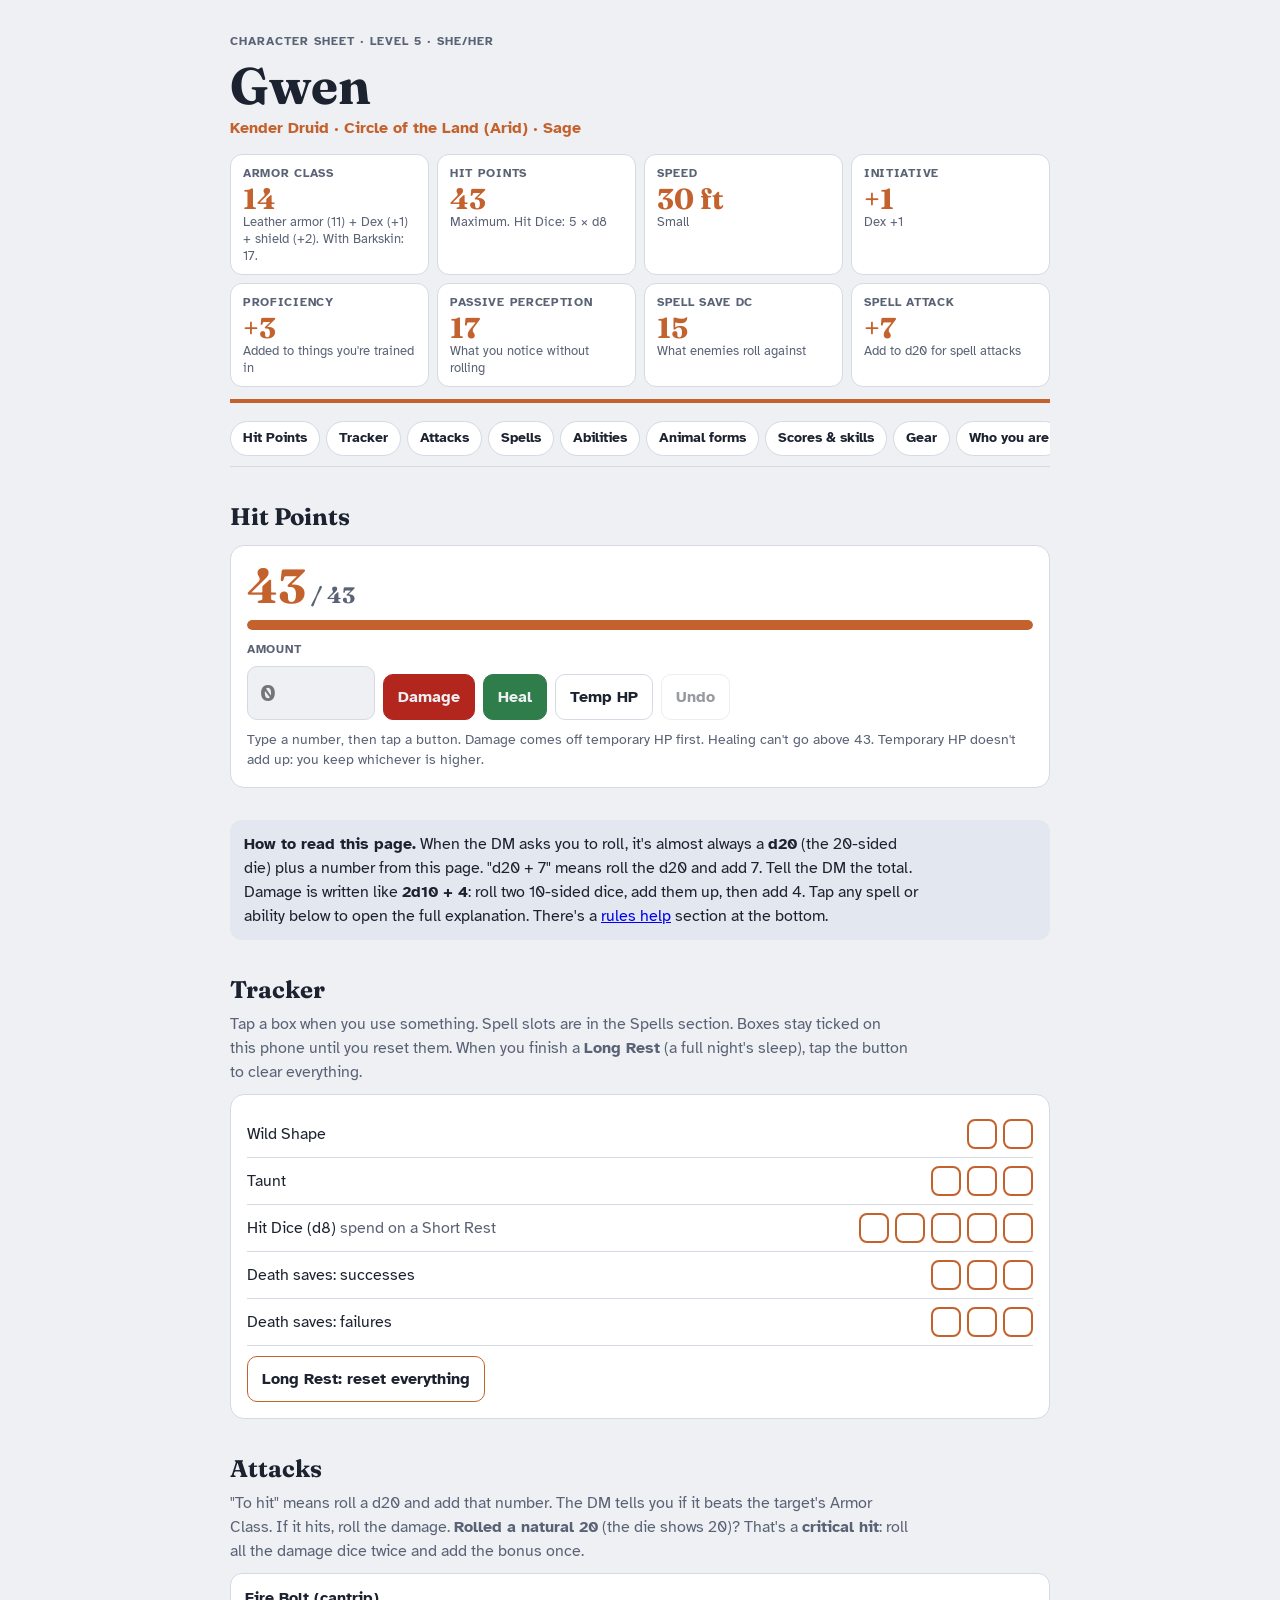
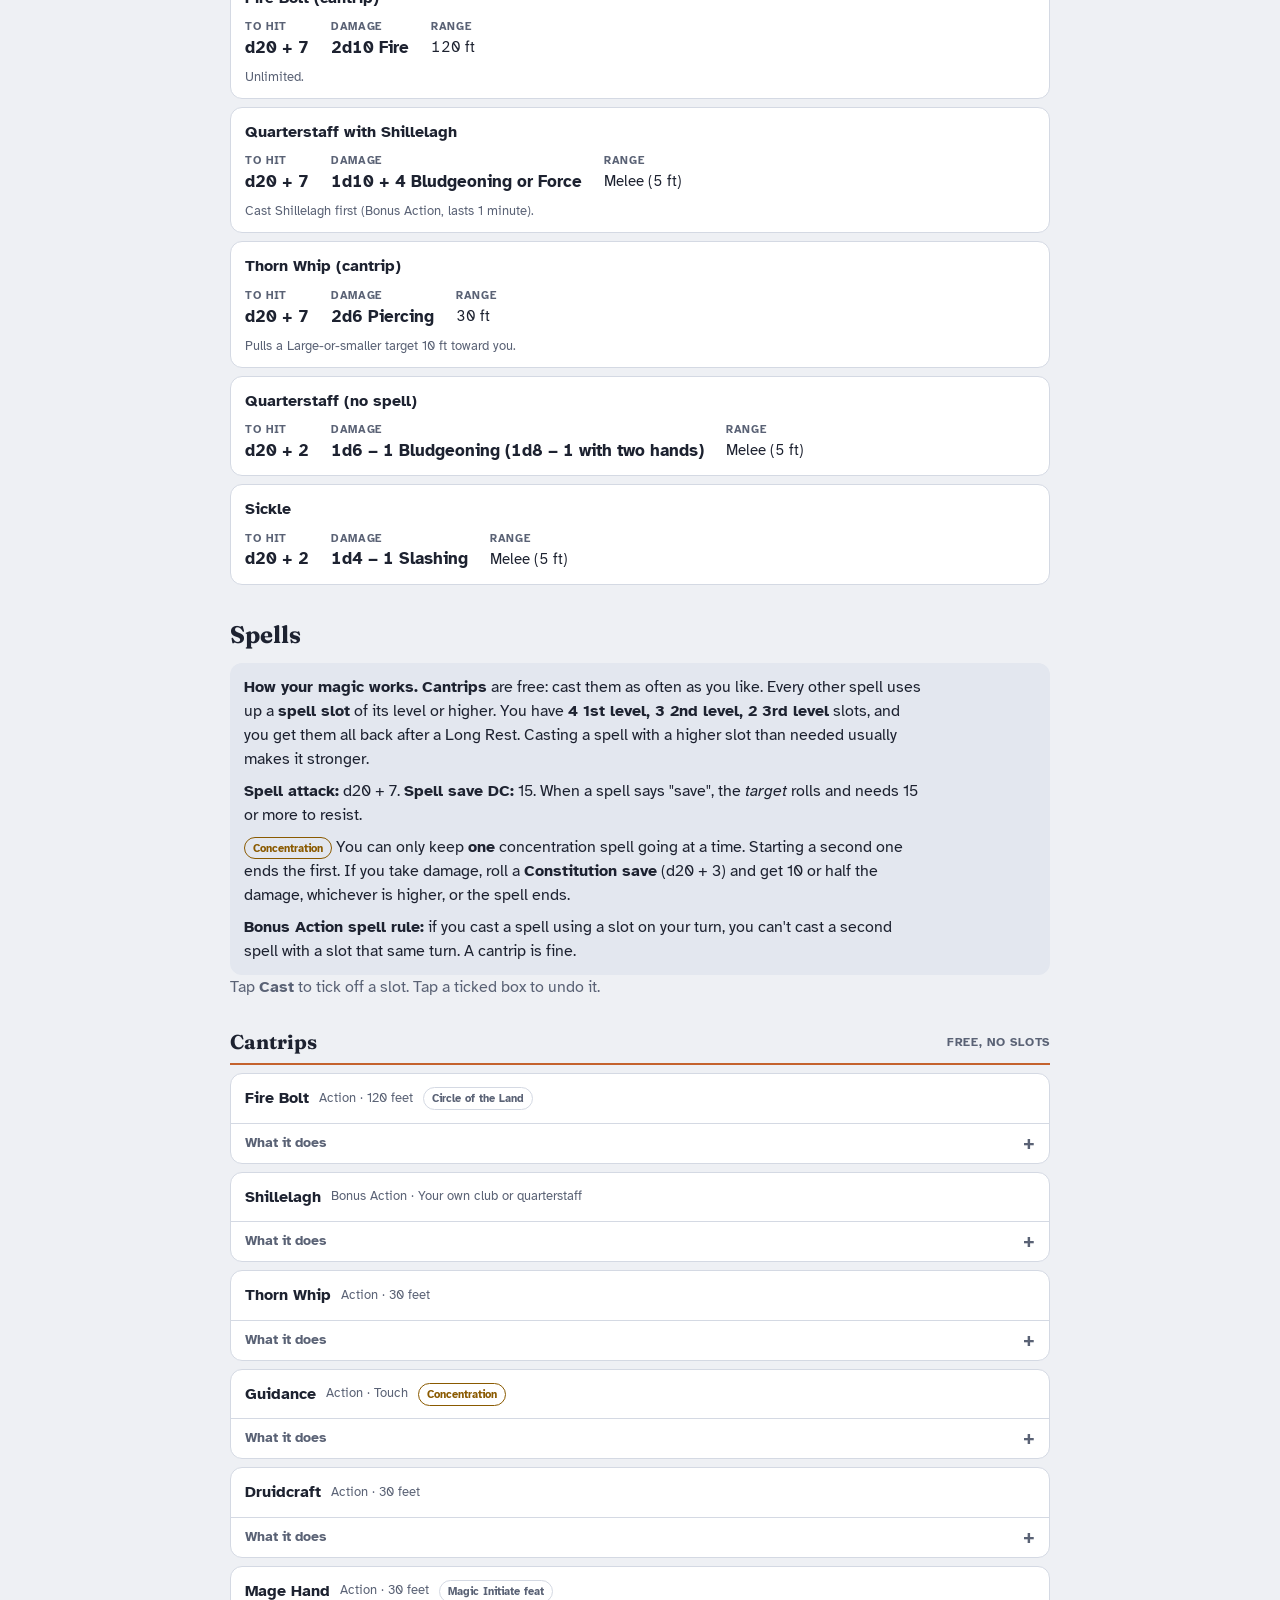
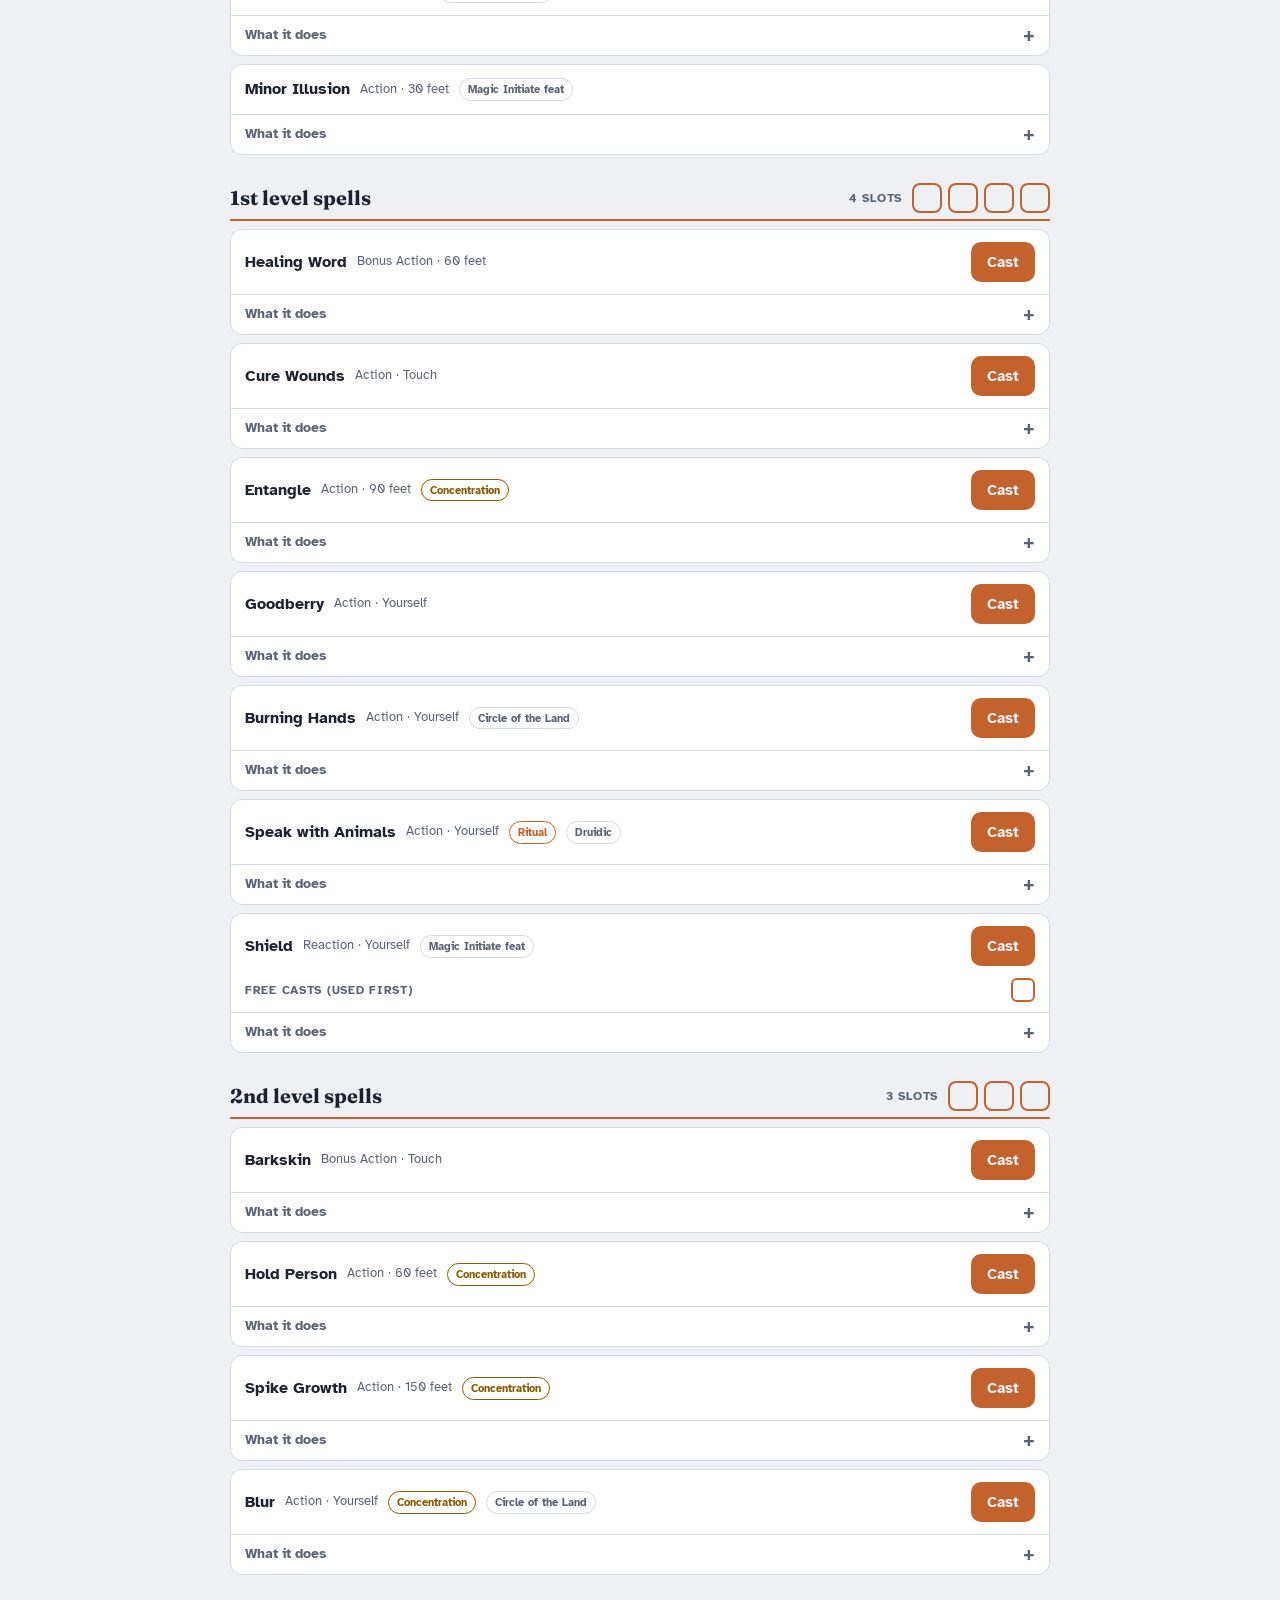
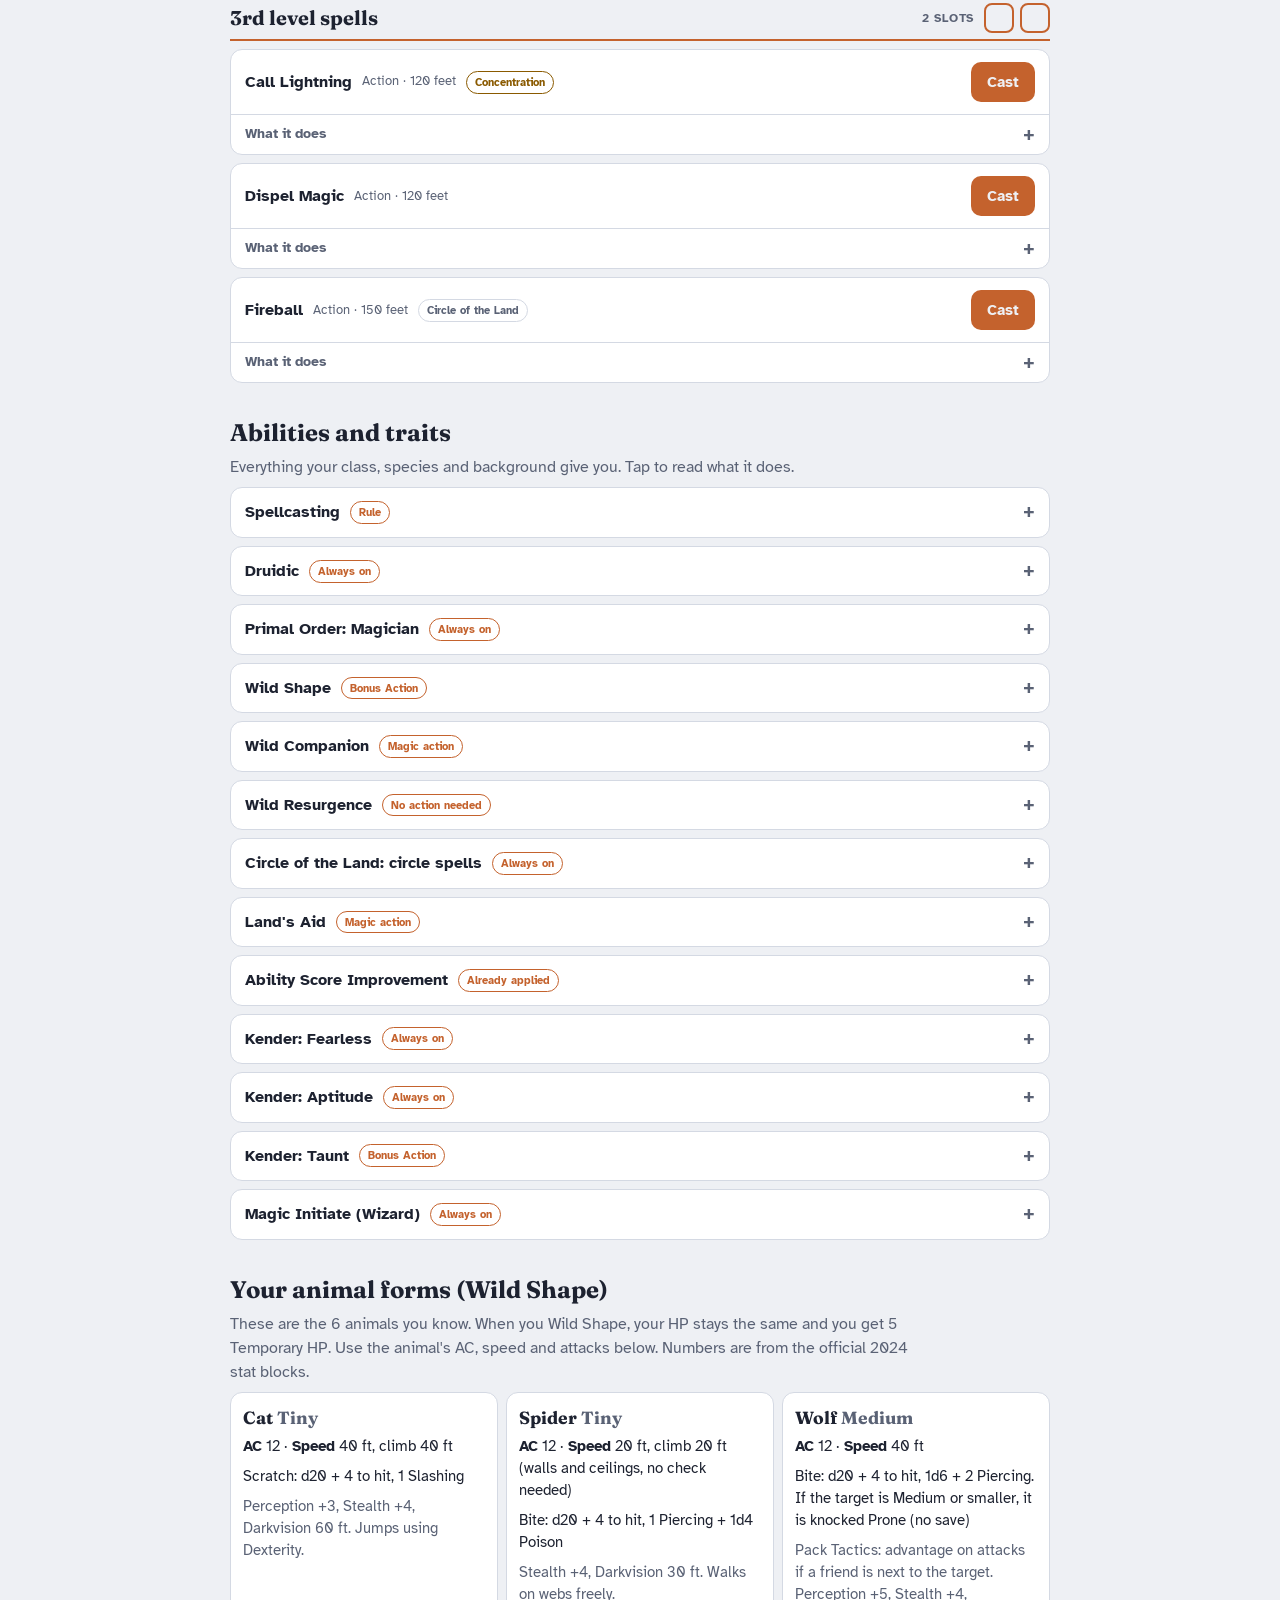
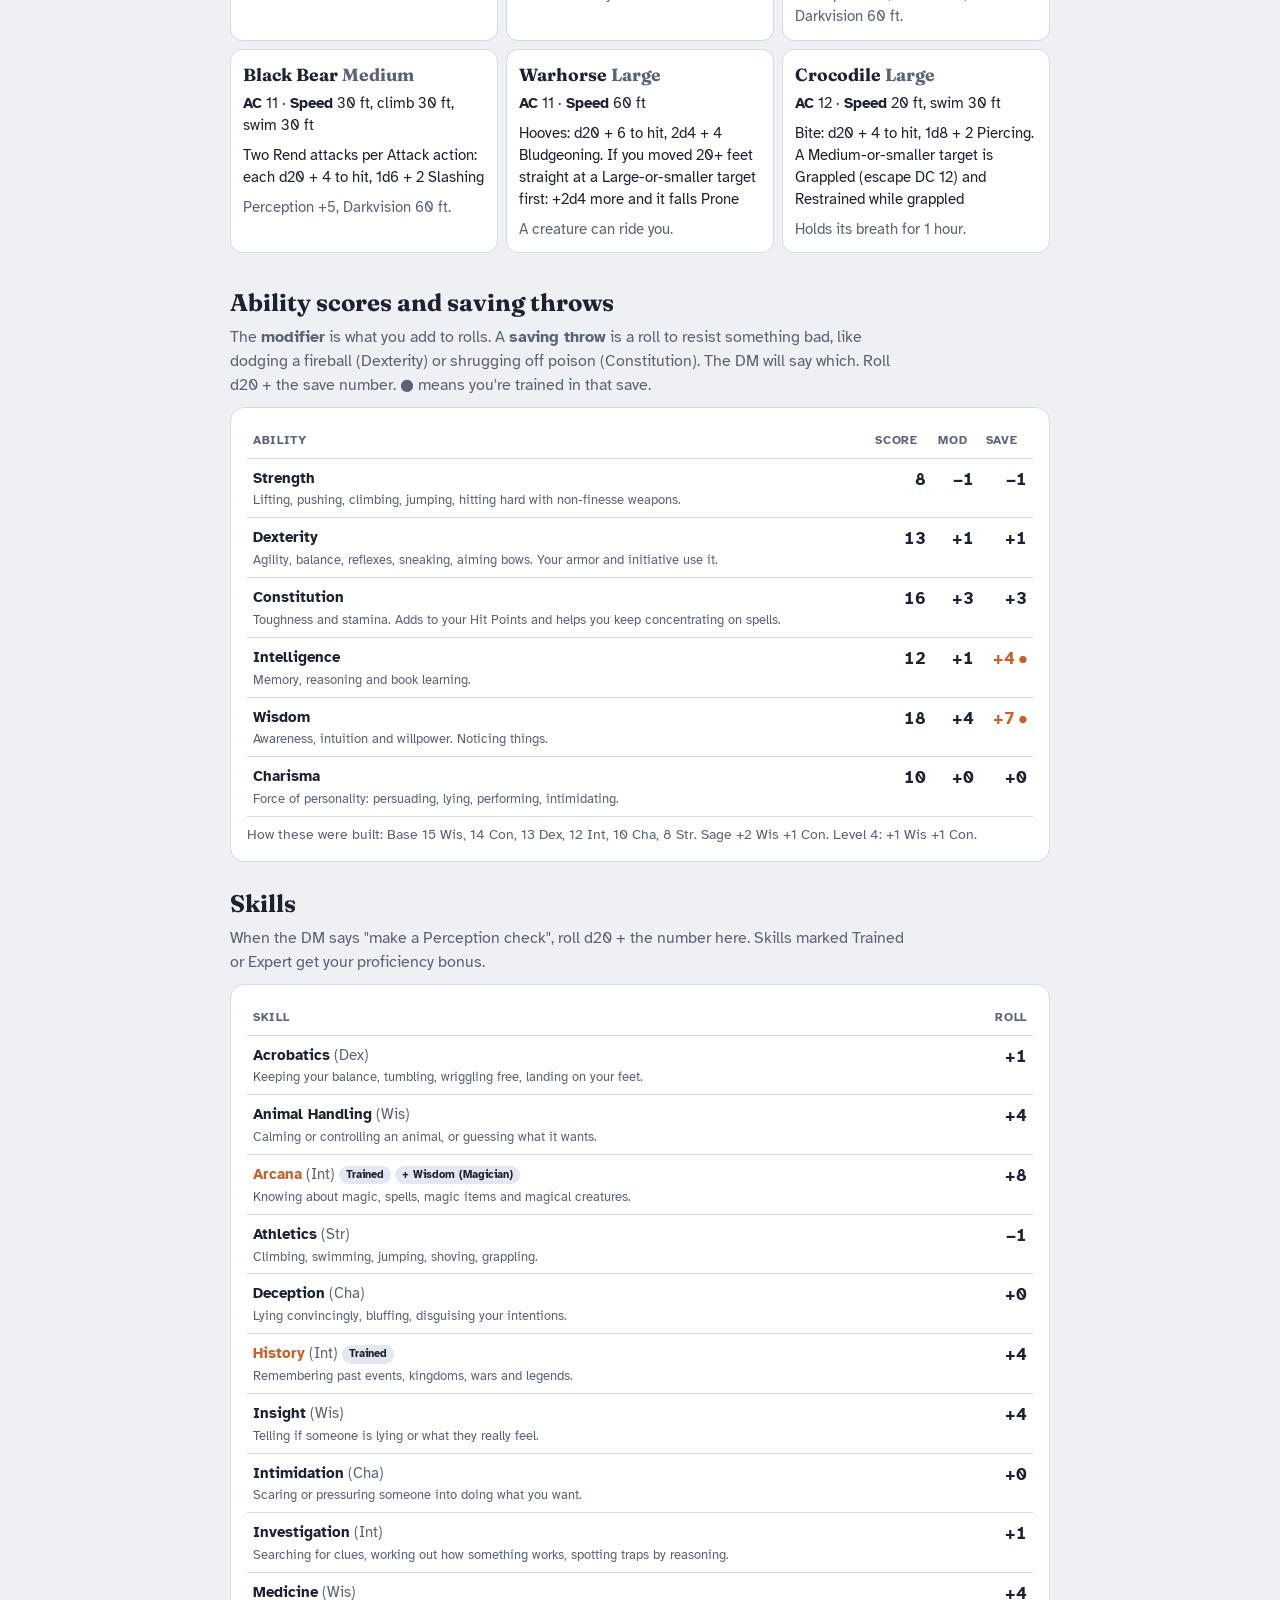
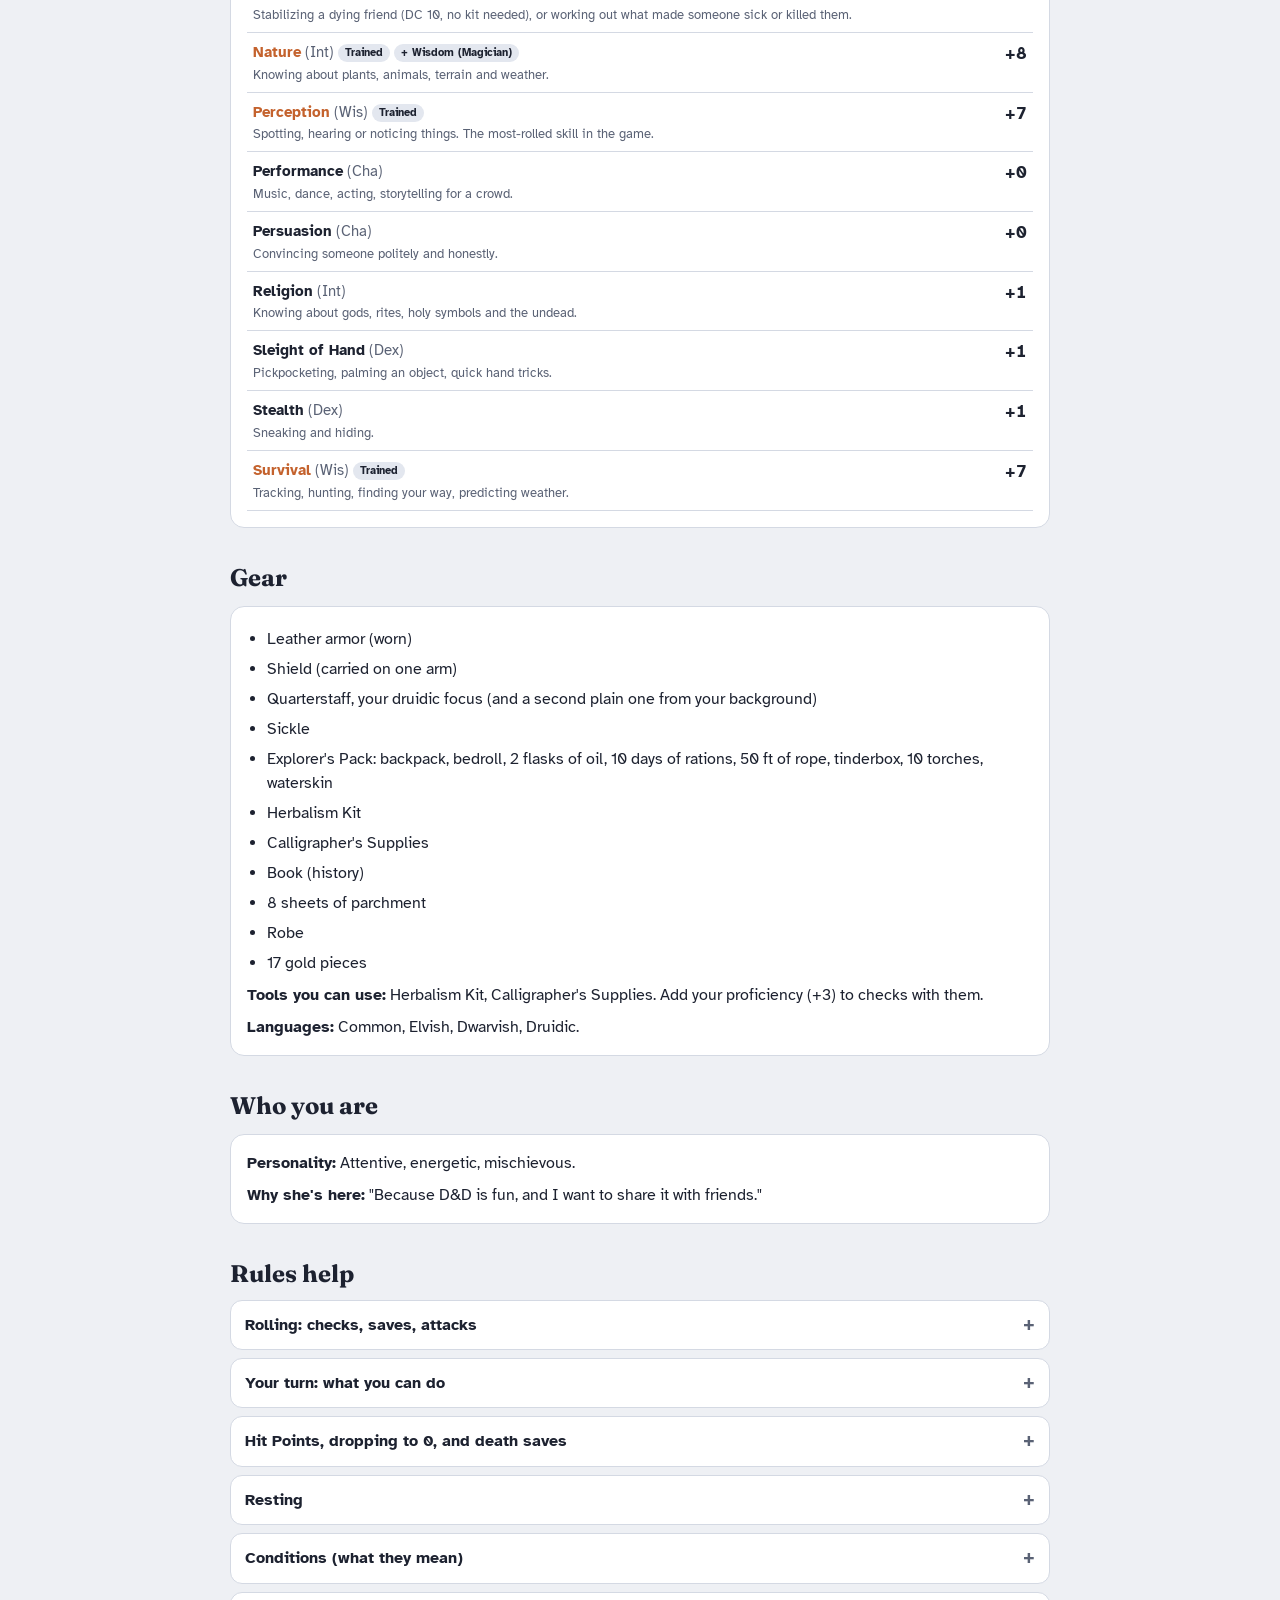
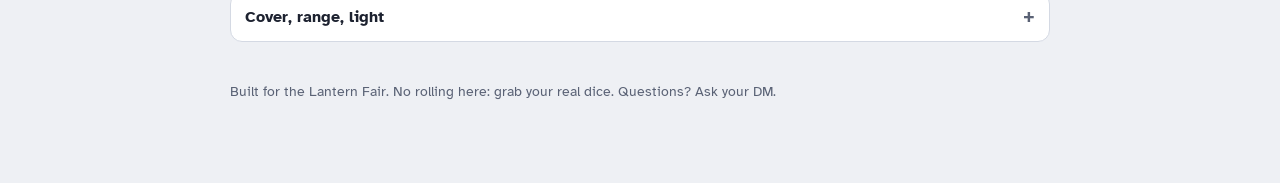
<file: gwen/index.html>
<!doctype html>
<html lang="en">
<head>
<meta charset="utf-8">
<meta name="viewport" content="width=device-width, initial-scale=1, viewport-fit=cover">
<meta name="robots" content="noindex, nofollow">
<link rel="icon" href="/favicon.svg">
<title>Gwen · Character Sheet</title>
<meta name="claude:viewport-fit-sides" content="cover">
<link rel="stylesheet" href="https://fonts.googleapis.com/css2?family=Fraunces:opsz,wght,SOFT@9..144,400..800,50&family=Atkinson+Hyperlegible:wght@400;700&display=swap">
<style>
:root { --bg:#eef0f4; --panel:#fff; --fg:#1d2230; --muted:#5a6275; --line:#d4d9e3; --accent:#c4622d; --soft:#e3e7ef; --conc:#8a5a00; --down:#b3261e; --good:#2e7d4a; --display:"Fraunces",Georgia,serif; --body:"Atkinson Hyperlegible",system-ui,sans-serif; color-scheme: light; }
@media (prefers-color-scheme: dark) { :root:not([data-theme="light"]) { --bg:#161a26; --panel:#1f2434; --fg:#e9ebf2; --muted:#a2a9bb; --line:#343b4f; --down:#ff8a7a; --good:#7cc98f; --soft:#262b3c; --accent:#ec8d5e; --conc:#f0b44a; color-scheme: dark; } }
:root[data-theme="dark"] { --bg:#161a26; --panel:#1f2434; --fg:#e9ebf2; --muted:#a2a9bb; --line:#343b4f; --down:#ff8a7a; --good:#7cc98f; --soft:#262b3c; --accent:#ec8d5e; --conc:#f0b44a; color-scheme: dark; }
* { box-sizing: border-box; }
body { margin:0; background:var(--bg); color:var(--fg); font-family:var(--body); font-size:16px; line-height:1.5; padding-left: max(16px, env(safe-area-inset-left, 0px)); padding-right: max(16px, env(safe-area-inset-right, 0px)); padding-block: 0 80px; }
body::before { content:""; position:fixed; inset:0 0 auto; height: env(safe-area-inset-top, 0px); z-index:10; background: var(--bg); }
a:focus-visible, summary:focus-visible, button:focus-visible, input:focus-visible { outline: 3px solid var(--accent); outline-offset: 2px; border-radius: 8px; }
.wrap { max-width: 820px; margin: 0 auto; }
h1,h2,h3 { font-family:var(--display); margin:0; text-wrap:balance; }
h1 { font-size: clamp(2.2rem, 8vw, 3.2rem); line-height:1.05; }
h2 { font-size: 1.5rem; margin-bottom: 4px; }
h4 { margin: 0; font-size: 1rem; }
p { margin: 0 0 8px; } p:last-child { margin-bottom: 0; }
ul { margin: 4px 0 8px; padding-left: 20px; } li { margin-bottom: 6px; }
.muted { color: var(--muted); } .small { font-size: .85rem; }
header { padding: 32px 0 12px; border-bottom: 4px solid var(--accent); margin-bottom: 8px; }
.eyebrow { font-size:.78rem; letter-spacing:.08em; text-transform:uppercase; color:var(--muted); font-weight:700; }
.line { font-weight: 700; color: var(--accent); margin-top: 4px; }
nav { position: sticky; top: env(safe-area-inset-top, 0px); z-index: 5; background: var(--bg); display:flex; gap:6px; overflow-x:auto; padding: 10px 0; border-bottom: 1px solid var(--line); }
nav a { flex:none; font-size:.85rem; font-weight:700; color:var(--fg); text-decoration:none; padding:6px 12px; border-radius:999px; border:1px solid var(--line); background:var(--panel); }
section { margin-top: 32px; scroll-margin-top: 64px; }
.card { background:var(--panel); border:1px solid var(--line); border-radius:14px; padding:16px; margin-top:10px; }
.stats { display:grid; grid-template-columns: repeat(2, minmax(0, 1fr)); gap:8px; margin-top: 14px; }
@media (min-width: 640px) { .stats { grid-template-columns: repeat(4, minmax(0, 1fr)); } }
.stat { background:var(--panel); border:1px solid var(--line); border-radius:12px; padding:10px 12px; min-width:0; }
.stat .k { font-size:.72rem; letter-spacing:.06em; text-transform:uppercase; color:var(--muted); font-weight:700; }
.stat .v { font-family:var(--display); font-size:1.8rem; font-weight:700; line-height:1.1; color: var(--accent); font-variant-numeric: tabular-nums; }
.stat .n { font-size:.8rem; color:var(--muted); line-height:1.3; }
table { width:100%; border-collapse: collapse; font-size: .95rem; }
th, td { text-align:left; padding:8px 6px; border-bottom:1px solid var(--line); vertical-align: top; }
th { font-size:.72rem; letter-spacing:.06em; text-transform:uppercase; color:var(--muted); }
td.num { font-variant-numeric: tabular-nums; font-weight:700; white-space:nowrap; font-size:1.05rem; }
td.hi { color: var(--accent); }
.dot { font-size:.6rem; margin-left:4px; vertical-align: 2px; }
tr.prof td:first-child b { color: var(--accent); }
.use { font-size:.83rem; color:var(--muted); line-height:1.35; margin-top:2px; }
.scroll { overflow-x:auto; }
dl.turn { margin: 10px 0 0; display:grid; gap: 14px; }
.turn .tr { display:grid; gap: 2px; }
.turn dt { font-weight:700; color: var(--accent); }
.turn dd { margin:0; }
@media (min-width: 640px) { .turn .tr { grid-template-columns: 13rem 1fr; gap: 16px; } }
.atks { list-style:none; margin: 10px 0 0; padding:0; display:grid; gap:8px; }
.atk { background:var(--panel); border:1px solid var(--line); border-radius:12px; padding:12px 14px; display:grid; gap:8px; min-width:0; margin:0; }
.atk.add { background: var(--soft); border-style: dashed; }
.aname { font-family: var(--body); font-size: 1.02rem; margin:0; }
.kvs { display:flex; flex-wrap:wrap; gap: 6px 22px; }
.kv { display:grid; min-width:0; }
.kv .k { font-size:.7rem; letter-spacing:.06em; text-transform:uppercase; color:var(--muted); font-weight:700; }
.kv .v { font-weight:700; font-size:1.05rem; font-variant-numeric: tabular-nums; }
.kv .v.r { font-weight:400; font-size:.95rem; }
.atk .use { margin:0; }
.chip { display:inline-block; font-size:.68rem; font-weight:700; padding:1px 7px; border-radius:999px; background: var(--soft); color: var(--fg); vertical-align: 1px; }
th.numh { text-align:right; } td.num { text-align:right; }
.from { font-size:.85rem; color: var(--muted); }
.lvlgrp { margin-top: 18px; display:grid; gap: 8px; }
.lvlhead { display:flex; flex-wrap:wrap; justify-content:space-between; align-items:center; gap: 8px 16px; padding: 10px 0 6px; border-bottom: 2px solid var(--accent); }
h3.lvl { font-family: var(--display); font-size: 1.25rem; margin:0; }
.slotbox { display:flex; align-items:center; gap: 10px; flex-wrap: wrap; }
.fl { font-size:.75rem; letter-spacing:.06em; text-transform:uppercase; color:var(--muted); font-weight:700; }
.spell { background:var(--panel); border:1px solid var(--line); border-radius:12px; min-width:0; }
.spell > details { background: transparent; border:0; border-top: 1px solid var(--line); border-radius: 0 0 12px 12px; margin:0; }
.spell > details > summary { padding: 8px 14px; }
.more { font-size:.88rem; font-weight:700; color: var(--muted); }
.shead { display:grid; grid-template-columns: minmax(0,1fr) auto; gap: 10px; align-items:center; padding: 12px 14px; }
.freerow { display:flex; align-items:center; justify-content:space-between; gap:10px; flex-wrap:wrap; padding: 0 14px 10px; }
.box.sm span { width:24px; height:24px; border-radius:6px; }
button.cast { font: inherit; font-weight:700; font-size:.95rem; padding: 8px 16px; border-radius: 10px; border: 0; background: var(--accent); color: var(--bg); cursor:pointer; min-height: 40px; }
button.cast:active { transform: translateY(1px); }
.castmsg { margin:0; padding: 0 14px; font-size:.88rem; font-weight:700; color: var(--accent); }
.castmsg:empty { display:none; }
.castmsg:not(:empty) { padding-bottom: 10px; }
@media (prefers-reduced-motion: reduce) { button.cast:active { transform:none; } }
header > p, section > p, .callout p { max-width: 68ch; }
details { background:var(--panel); border:1px solid var(--line); border-radius:12px; margin-top:8px; }
summary { cursor:pointer; padding:12px 14px; display:grid; grid-template-columns: minmax(0, 1fr) auto; align-items:start; gap:10px; list-style:none; }
summary::-webkit-details-marker { display:none; }
summary .sh, .shead .sh { display:flex; flex-wrap:wrap; align-items:center; gap:4px 10px; min-width:0; }
summary::after { content:"+"; font-weight:700; color:var(--muted); font-size:1.2rem; line-height:1.2; }
details[open] summary::after { content:"−"; }
.sname { font-weight:700; font-size:1.02rem; }
.smeta { font-size:.82rem; color:var(--muted); }
.sbody { padding: 0 14px 14px; border-top: 1px solid var(--line); padding-top: 12px; }
.facts { display:grid; grid-template-columns: repeat(auto-fit, minmax(150px, 1fr)); gap:6px 14px; margin:0 0 10px; font-size:.88rem; }
.facts dt { font-size:.7rem; text-transform:uppercase; letter-spacing:.06em; color:var(--muted); font-weight:700; } .facts dd { margin:0; }
.roll { background: var(--soft); padding: 8px 12px; border-radius: 8px; }
.roll b { color: var(--accent); }
.pill { display:inline-block; font-size:.7rem; font-weight:700; padding:2px 8px; border-radius:999px; border:1px solid var(--line); color:var(--muted); }
.pill.conc { color: var(--conc); border-color: var(--conc); } .pill.rit { color: var(--accent); border-color: var(--accent); }
.pill.type { color: var(--accent); border-color: var(--accent); }
h4.lvl { margin-top: 18px; font-family: var(--display); font-size: 1.15rem; }
.callout { background: var(--soft); border-radius: 12px; padding: 12px 14px; margin-top: 10px; }
.forms { display:grid; grid-template-columns: repeat(auto-fit, minmax(230px,1fr)); gap:8px; margin-top:8px; }
.form { background:var(--panel); border:1px solid var(--line); border-radius:12px; padding:12px; font-size:.92rem; }
.form h4 { font-family: var(--display); font-size: 1.1rem; margin-bottom: 4px; }
.trk { display:flex; justify-content:space-between; align-items:center; gap:10px; padding:8px 0; border-bottom:1px solid var(--line); flex-wrap: wrap; }
.trk:last-child { border-bottom: 0; }
.boxes { display:flex; gap:6px; flex-wrap: wrap; }
.box input { position:absolute; opacity:0; width:1px; height:1px; }
.box span { display:block; width:30px; height:30px; border:2px solid var(--accent); border-radius:8px; cursor:pointer; }
.box input:checked + span { background: var(--accent); }
.box input:focus-visible + span { outline: 3px solid var(--fg); outline-offset: 2px; }
button.reset { font: inherit; font-weight:700; padding:10px 14px; border-radius:10px; border:1px solid var(--accent); background:var(--panel); color:var(--fg); cursor:pointer; margin-top:10px; }
.hpcard { display:grid; gap:10px; }
.hpnow { display:flex; align-items:baseline; gap: 8px 14px; flex-wrap: wrap; }
.hpbig { font-family: var(--display); font-size: 3rem; font-weight: 700; line-height: 1; font-variant-numeric: tabular-nums; color: var(--accent); }
.hpmax { font-size: 1.4rem; color: var(--muted); }
.hptemp { font-weight:700; padding: 2px 10px; border-radius: 999px; background: var(--soft); }
.hpbar { height: 10px; border-radius: 999px; background: var(--soft); overflow: hidden; }
.hpbar span { display:block; height:100%; width:100%; background: var(--accent); border-radius: 999px; transition: width .25s; }
.hpstate { margin:0; font-weight:700; }
.hpstate:empty { display:none; }
.hpstate.down { color: var(--down); }
.hpctl { display:grid; grid-template-columns: repeat(2, minmax(0,1fr)); gap: 8px; align-items:end; }
.hpctl .fl { grid-column: 1 / -1; }
.hpctl input { grid-column: 1 / -1; font: inherit; font-size:1.5rem; font-weight:700; padding:8px 12px; border-radius:10px; border:1px solid var(--line); background:var(--bg); color: var(--fg); min-width:0; }
@media (min-width: 640px) { .hpctl { grid-template-columns: 8rem repeat(4, auto); justify-content: start; } .hpctl .fl { grid-column: 1 / -1; } .hpctl input { grid-column: auto; } }
.hpbtn { font: inherit; font-weight:700; padding: 10px 14px; border-radius:10px; min-height: 44px; cursor:pointer; border: 1px solid var(--line); background: var(--panel); color: var(--fg); }
.hpbtn.dmg { background: var(--down); border-color: var(--down); color: var(--bg); }
.hpbtn.heal { background: var(--good); border-color: var(--good); color: var(--bg); }
.hpbtn:disabled { opacity: .45; cursor: default; }
@media (prefers-reduced-motion: reduce) { .hpbar span { transition: none; } }
footer { margin-top: 40px; color: var(--muted); font-size: .85rem; }
@media print { nav, button.reset { display:none; } details { break-inside: avoid; } details:not([open]) .sbody { display:block; } body { background:#fff; } }
</style>
</head>
<body>
<div class="wrap">
<header>
  <p class="eyebrow">Character sheet · Level 5 · she/her</p>
  <h1>Gwen</h1>
  <p class="line">Kender Druid · Circle of the Land (Arid) · Sage</p>
  <div class="stats">
    <div class="stat"><div class="k">Armor Class</div><div class="v">14</div><div class="n">Leather armor (11) + Dex (+1) + shield (+2). With Barkskin: 17.</div></div>
    <div class="stat"><div class="k">Hit Points</div><div class="v">43</div><div class="n">Maximum. Hit Dice: 5 × d8</div></div>
    <div class="stat"><div class="k">Speed</div><div class="v">30 ft</div><div class="n">Small</div></div>
    <div class="stat"><div class="k">Initiative</div><div class="v">+1</div><div class="n">Dex +1</div></div>
    <div class="stat"><div class="k">Proficiency</div><div class="v">+3</div><div class="n">Added to things you're trained in</div></div>
    <div class="stat"><div class="k">Passive Perception</div><div class="v">17</div><div class="n">What you notice without rolling</div></div>
    <div class="stat"><div class="k">Spell Save DC</div><div class="v">15</div><div class="n">What enemies roll against</div></div>
    <div class="stat"><div class="k">Spell Attack</div><div class="v">+7</div><div class="n">Add to d20 for spell attacks</div></div>
  </div>
</header>
<nav aria-label="Jump to"><a href="#hp">Hit Points</a><a href="#track">Tracker</a><a href="#attacks">Attacks</a><a href="#spells">Spells</a><a href="#features">Abilities</a><a href="#forms">Animal forms</a><a href="#scores">Scores &amp; skills</a><a href="#gear">Gear</a><a href="#you">Who you are</a><a href="#rules">Rules help</a></nav>

<section id="hp">
  <h2>Hit Points</h2>
  <div class="card hpcard">
    <div class="hpnow"><span class="hpbig"><span id="hpcur">43</span><span class="hpmax"> / 43</span></span><span class="hptemp" id="hptemp" hidden>+<span id="hptempn">0</span> temporary</span></div>
    <div class="hpbar" aria-hidden="true"><span id="hpfill"></span></div>
    <p class="hpstate" id="hpstate" role="status" aria-live="polite"></p>
    <div class="hpctl">
      <label for="hpamt" class="fl">Amount</label>
      <input id="hpamt" type="number" inputmode="numeric" min="0" placeholder="0">
      <button type="button" class="hpbtn dmg" data-act="dmg">Damage</button>
      <button type="button" class="hpbtn heal" data-act="heal">Heal</button>
      <button type="button" class="hpbtn tmp" data-act="tmp">Temp HP</button>
      <button type="button" class="hpbtn undo" id="hpundo" disabled>Undo</button>
    </div>
    <p class="muted small">Type a number, then tap a button. Damage comes off temporary HP first. Healing can't go above 43. Temporary HP doesn't add up: you keep whichever is higher.</p>
  </div>
</section>

<section id="how">
  <div class="callout">
    <p><b>How to read this page.</b> When the DM asks you to roll, it's almost always a <b>d20</b> (the 20-sided die) plus a number from this page. "d20 + 7" means roll the d20 and add 7. Tell the DM the total. Damage is written like <b>2d10 + 4</b>: roll two 10-sided dice, add them up, then add 4. Tap any spell or ability below to open the full explanation. There's a <a href="#rules">rules help</a> section at the bottom.</p>
  </div>
</section>


<section id="track">
  <h2>Tracker</h2>
  <p class="muted">Tap a box when you use something. Spell slots are in the Spells section. Boxes stay ticked on this phone until you reset them. When you finish a <b>Long Rest</b> (a full night's sleep), tap the button to clear everything.</p>
  <div class="card">
    <div class="trk"><span class="tl">Wild Shape</span><span class="boxes"><label class="box"><input type="checkbox" data-k="gwen:ws:0"><span></span></label><label class="box"><input type="checkbox" data-k="gwen:ws:1"><span></span></label></span></div><div class="trk"><span class="tl">Taunt</span><span class="boxes"><label class="box"><input type="checkbox" data-k="gwen:taunt:0"><span></span></label><label class="box"><input type="checkbox" data-k="gwen:taunt:1"><span></span></label><label class="box"><input type="checkbox" data-k="gwen:taunt:2"><span></span></label></span></div><div class="trk"><span class="tl">Hit Dice (d8) <span class="muted">spend on a Short Rest</span></span><span class="boxes"><label class="box"><input type="checkbox" data-k="gwen:hd:0"><span></span></label><label class="box"><input type="checkbox" data-k="gwen:hd:1"><span></span></label><label class="box"><input type="checkbox" data-k="gwen:hd:2"><span></span></label><label class="box"><input type="checkbox" data-k="gwen:hd:3"><span></span></label><label class="box"><input type="checkbox" data-k="gwen:hd:4"><span></span></label></span></div>
    <div class="trk"><span class="tl">Death saves: successes</span><span class="boxes"><label class="box"><input type="checkbox" data-k="gwen:ds:0"><span></span></label><label class="box"><input type="checkbox" data-k="gwen:ds:1"><span></span></label><label class="box"><input type="checkbox" data-k="gwen:ds:2"><span></span></label></span></div><div class="trk"><span class="tl">Death saves: failures</span><span class="boxes"><label class="box"><input type="checkbox" data-k="gwen:df:0"><span></span></label><label class="box"><input type="checkbox" data-k="gwen:df:1"><span></span></label><label class="box"><input type="checkbox" data-k="gwen:df:2"><span></span></label></span></div>
    <button class="reset" type="button" id="reset">Long Rest: reset everything</button>
  </div>
</section>

<section id="attacks">
  <h2>Attacks</h2>
  <p class="muted">"To hit" means roll a d20 and add that number. The DM tells you if it beats the target's Armor Class. If it hits, roll the damage. <b>Rolled a natural 20</b> (the die shows 20)? That's a <b>critical hit</b>: roll all the damage dice twice and add the bonus once.</p>
  <ul class="atks"><li class="atk"><h3 class="aname">Fire Bolt (cantrip)</h3><div class="kvs"><div class="kv"><span class="k">To hit</span><span class="v">d20 + 7</span></div><div class="kv"><span class="k">Damage</span><span class="v">2d10 Fire</span></div><div class="kv"><span class="k">Range</span><span class="v r">120 ft</span></div></div><p class="use">Unlimited.</p></li><li class="atk"><h3 class="aname">Quarterstaff with Shillelagh</h3><div class="kvs"><div class="kv"><span class="k">To hit</span><span class="v">d20 + 7</span></div><div class="kv"><span class="k">Damage</span><span class="v">1d10 + 4 Bludgeoning or Force</span></div><div class="kv"><span class="k">Range</span><span class="v r">Melee (5 ft)</span></div></div><p class="use">Cast Shillelagh first (Bonus Action, lasts 1 minute).</p></li><li class="atk"><h3 class="aname">Thorn Whip (cantrip)</h3><div class="kvs"><div class="kv"><span class="k">To hit</span><span class="v">d20 + 7</span></div><div class="kv"><span class="k">Damage</span><span class="v">2d6 Piercing</span></div><div class="kv"><span class="k">Range</span><span class="v r">30 ft</span></div></div><p class="use">Pulls a Large-or-smaller target 10 ft toward you.</p></li><li class="atk"><h3 class="aname">Quarterstaff (no spell)</h3><div class="kvs"><div class="kv"><span class="k">To hit</span><span class="v">d20 + 2</span></div><div class="kv"><span class="k">Damage</span><span class="v">1d6 − 1 Bludgeoning (1d8 − 1 with two hands)</span></div><div class="kv"><span class="k">Range</span><span class="v r">Melee (5 ft)</span></div></div></li><li class="atk"><h3 class="aname">Sickle</h3><div class="kvs"><div class="kv"><span class="k">To hit</span><span class="v">d20 + 2</span></div><div class="kv"><span class="k">Damage</span><span class="v">1d4 − 1 Slashing</span></div><div class="kv"><span class="k">Range</span><span class="v r">Melee (5 ft)</span></div></div></li></ul>
</section>

<section id="spells">
  <h2>Spells</h2>
  <div class="callout">
    <p><b>How your magic works.</b> <b>Cantrips</b> are free: cast them as often as you like. Every other spell uses up a <b>spell slot</b> of its level or higher. You have <b>4 1st level, 3 2nd level, 2 3rd level</b> slots, and you get them all back after a Long Rest. Casting a spell with a higher slot than needed usually makes it stronger.</p>
    <p><b>Spell attack:</b> d20 + 7. <b>Spell save DC:</b> 15. When a spell says "save", the <i>target</i> rolls and needs 15 or more to resist.</p>
    <p><span class="pill conc">Concentration</span> You can only keep <b>one</b> concentration spell going at a time. Starting a second one ends the first. If you take damage, roll a <b>Constitution save</b> (d20 + 3) and get 10 or half the damage, whichever is higher, or the spell ends.</p>
    <p><b>Bonus Action spell rule:</b> if you cast a spell using a slot on your turn, you can't cast a second spell with a slot that same turn. A cantrip is fine.</p>
  </div>
  <p class="muted">Tap <b>Cast</b> to tick off a slot. Tap a ticked box to undo it.</p>
  <div class="lvlgrp"><div class="lvlhead"><h3 class="lvl">Cantrips</h3><span class="fl">Free, no slots</span></div><div class="spell">
<div class="shead"><div class="sh"><span class="sname">Fire Bolt</span><span class="smeta">Action · 120 feet</span><span class="pill src">Circle of the Land</span></div></div>
<p class="castmsg" role="status" aria-live="polite"></p>
<details><summary><span class="sh"><span class="more">What it does</span></span></summary>
<div class="sbody"><p class="from"><b>Where it comes from:</b> Circle of the Land (Arid)</p>
<dl class="facts"><div><dt>Casting time</dt><dd>Action</dd></div><div><dt>Range</dt><dd>120 feet</dd></div><div><dt>Lasts</dt><dd>Instant</dd></div></dl>
<p>Hurl a bolt of fire at a creature or object. A flammable object that nobody is wearing or carrying catches fire.</p>
<p class="roll"><b>What to roll:</b> To hit: d20 + 7 (spell attack). Damage: 2d10 Fire.</p>

</div></details></div><div class="spell">
<div class="shead"><div class="sh"><span class="sname">Shillelagh</span><span class="smeta">Bonus Action · Your own club or quarterstaff</span></div></div>
<p class="castmsg" role="status" aria-live="polite"></p>
<details><summary><span class="sh"><span class="more">What it does</span></span></summary>
<div class="sbody">
<dl class="facts"><div><dt>Casting time</dt><dd>Bonus Action</dd></div><div><dt>Range</dt><dd>Your own club or quarterstaff</dd></div><div><dt>Lasts</dt><dd>1 minute</dd></div></dl>
<p>Your quarterstaff glows with nature magic. For 1 minute, attacks with it use your Wisdom instead of Strength, and its damage die becomes a d10. You can choose for the damage to be Force instead of Bludgeoning (very few monsters resist Force). It ends early if you cast it again or let go of the staff.</p>
<p class="roll"><b>What to roll:</b> To hit: d20 + 7. Damage: 1d10 + 4.</p>

</div></details></div><div class="spell">
<div class="shead"><div class="sh"><span class="sname">Thorn Whip</span><span class="smeta">Action · 30 feet</span></div></div>
<p class="castmsg" role="status" aria-live="polite"></p>
<details><summary><span class="sh"><span class="more">What it does</span></span></summary>
<div class="sbody">
<dl class="facts"><div><dt>Casting time</dt><dd>Action</dd></div><div><dt>Range</dt><dd>30 feet</dd></div><div><dt>Lasts</dt><dd>Instant</dd></div></dl>
<p>A thorny vine lashes out at a creature. If you hit and the creature is Large or smaller, you can pull it up to 10 feet straight toward you.</p>
<p class="roll"><b>What to roll:</b> To hit: d20 + 7 (melee spell attack, even though it reaches 30 feet). Damage: 2d6 Piercing.</p>

</div></details></div><div class="spell">
<div class="shead"><div class="sh"><span class="sname">Guidance</span><span class="smeta">Action · Touch</span><span class="pill conc">Concentration</span></div></div>
<p class="castmsg" role="status" aria-live="polite"></p>
<details><summary><span class="sh"><span class="more">What it does</span></span></summary>
<div class="sbody">
<dl class="facts"><div><dt>Casting time</dt><dd>Action</dd></div><div><dt>Range</dt><dd>Touch</dd></div><div><dt>Lasts</dt><dd>1 minute (concentration)</dd></div></dl>
<p>Touch a willing creature (you can touch yourself) and pick one skill, like Stealth or Athletics. Until the spell ends, that creature adds 1d4 to every check it makes with that skill.</p>
<p class="roll"><b>What to roll:</b> The creature rolls 1d4 and adds it to its d20 check with that skill.</p>

</div></details></div><div class="spell">
<div class="shead"><div class="sh"><span class="sname">Druidcraft</span><span class="smeta">Action · 30 feet</span></div></div>
<p class="castmsg" role="status" aria-live="polite"></p>
<details><summary><span class="sh"><span class="more">What it does</span></span></summary>
<div class="sbody">
<dl class="facts"><div><dt>Casting time</dt><dd>Action</dd></div><div><dt>Range</dt><dd>30 feet</dd></div><div><dt>Lasts</dt><dd>Instant</dd></div></dl>
<p>Small nature tricks with no combat use: predict the weather for the next 24 hours, make a flower bloom or a seed sprout, make a harmless sensory effect like falling leaves or a puff of wind, or light or snuff out a candle or small campfire.</p>
<p class="roll"><b>What to roll:</b> Nothing to roll.</p>

</div></details></div><div class="spell">
<div class="shead"><div class="sh"><span class="sname">Mage Hand</span><span class="smeta">Action · 30 feet</span><span class="pill src">Magic Initiate feat</span></div></div>
<p class="castmsg" role="status" aria-live="polite"></p>
<details><summary><span class="sh"><span class="more">What it does</span></span></summary>
<div class="sbody"><p class="from"><b>Where it comes from:</b> Magic Initiate feat</p>
<dl class="facts"><div><dt>Casting time</dt><dd>Action</dd></div><div><dt>Range</dt><dd>30 feet</dd></div><div><dt>Lasts</dt><dd>1 minute</dd></div></dl>
<p>A floating, see-through hand appears. Casting it lets you use the hand right away, and on later turns you take the Magic action to use it again. It can pick up or move an object up to 10 pounds, open an unlocked door or container, take something out of an open container, or pour out a vial. You can move it up to 30 feet each time you use it. It cannot attack, use magic items, or go more than 30 feet from you.</p>
<p class="roll"><b>What to roll:</b> Nothing to roll. Your DM may ask for a check for something delicate.</p>

</div></details></div><div class="spell">
<div class="shead"><div class="sh"><span class="sname">Minor Illusion</span><span class="smeta">Action · 30 feet</span><span class="pill src">Magic Initiate feat</span></div></div>
<p class="castmsg" role="status" aria-live="polite"></p>
<details><summary><span class="sh"><span class="more">What it does</span></span></summary>
<div class="sbody"><p class="from"><b>Where it comes from:</b> Magic Initiate feat</p>
<dl class="facts"><div><dt>Casting time</dt><dd>Action</dd></div><div><dt>Range</dt><dd>30 feet</dd></div><div><dt>Lasts</dt><dd>1 minute</dd></div></dl>
<p>Make a fake sound (anything from a whisper to a lion's roar) or a still image of an object, no bigger than a 5-foot cube (a crate, a door, a bush). Anything that touches the image passes right through it. A creature that takes an action to study it can make an Intelligence (Investigation) check against your spell save DC to realize it's fake.</p>
<p class="roll"><b>What to roll:</b> Nothing for you to roll. Creatures that study it roll against your DC 15.</p>

</div></details></div></div>
  <div class="lvlgrp" data-level="1"><div class="lvlhead"><h3 class="lvl">1st level spells</h3><div class="slotbox"><span class="fl">4 slots</span><span class="boxes"><label class="box"><input type="checkbox" data-k="gwen:slot1:0" aria-label="slot1 1"><span></span></label><label class="box"><input type="checkbox" data-k="gwen:slot1:1" aria-label="slot1 2"><span></span></label><label class="box"><input type="checkbox" data-k="gwen:slot1:2" aria-label="slot1 3"><span></span></label><label class="box"><input type="checkbox" data-k="gwen:slot1:3" aria-label="slot1 4"><span></span></label></span></div></div><div class="spell">
<div class="shead"><div class="sh"><span class="sname">Healing Word</span><span class="smeta">Bonus Action · 60 feet</span></div><button type="button" class="cast" data-level="1">Cast</button></div>
<p class="castmsg" role="status" aria-live="polite"></p>
<details><summary><span class="sh"><span class="more">What it does</span></span></summary>
<div class="sbody">
<dl class="facts"><div><dt>Casting time</dt><dd>Bonus Action</dd></div><div><dt>Range</dt><dd>60 feet</dd></div><div><dt>Lasts</dt><dd>Instant</dd></div></dl>
<p>Speak a word of power and a creature you can see within 60 feet heals. A creature at 0 HP that regains any Hit Points wakes up.</p>
<p class="roll"><b>What to roll:</b> Healing: 2d4 + 4 Hit Points.</p>
<p class="muted"><b>With a higher slot:</b> +2d4 healing for each slot level above 1.</p>
</div></details></div><div class="spell">
<div class="shead"><div class="sh"><span class="sname">Cure Wounds</span><span class="smeta">Action · Touch</span></div><button type="button" class="cast" data-level="1">Cast</button></div>
<p class="castmsg" role="status" aria-live="polite"></p>
<details><summary><span class="sh"><span class="more">What it does</span></span></summary>
<div class="sbody">
<dl class="facts"><div><dt>Casting time</dt><dd>Action</dd></div><div><dt>Range</dt><dd>Touch</dd></div><div><dt>Lasts</dt><dd>Instant</dd></div></dl>
<p>Touch a creature to heal it. It heals more than Healing Word, but you have to be next to them and it uses your Action.</p>
<p class="roll"><b>What to roll:</b> Healing: 2d8 + 4 Hit Points.</p>
<p class="muted"><b>With a higher slot:</b> +2d8 healing for each slot level above 1.</p>
</div></details></div><div class="spell">
<div class="shead"><div class="sh"><span class="sname">Entangle</span><span class="smeta">Action · 90 feet</span><span class="pill conc">Concentration</span></div><button type="button" class="cast" data-level="1">Cast</button></div>
<p class="castmsg" role="status" aria-live="polite"></p>
<details><summary><span class="sh"><span class="more">What it does</span></span></summary>
<div class="sbody">
<dl class="facts"><div><dt>Casting time</dt><dd>Action</dd></div><div><dt>Range</dt><dd>90 feet</dd></div><div><dt>Lasts</dt><dd>1 minute (concentration)</dd></div></dl>
<p>Grasping plants fill a 20-foot square on the ground. The area becomes Difficult Terrain (every foot of movement costs 2 feet). Every creature in the area when the plants appear (except you) makes a Strength saving throw. On a fail it is Restrained: speed 0, attacks against it have advantage, and its own attacks have disadvantage. A Restrained creature can use its action to try to tear free with a Strength (Athletics) check against your DC. Allies in the area are affected too.</p>
<p class="roll"><b>What to roll:</b> Each creature rolls a Strength save against DC 15. To escape later: Strength (Athletics) check against DC 15.</p>

</div></details></div><div class="spell">
<div class="shead"><div class="sh"><span class="sname">Goodberry</span><span class="smeta">Action · Yourself</span></div><button type="button" class="cast" data-level="1">Cast</button></div>
<p class="castmsg" role="status" aria-live="polite"></p>
<details><summary><span class="sh"><span class="more">What it does</span></span></summary>
<div class="sbody">
<dl class="facts"><div><dt>Casting time</dt><dd>Action</dd></div><div><dt>Range</dt><dd>Yourself</dd></div><div><dt>Lasts</dt><dd>24 hours</dd></div></dl>
<p>Ten magic berries appear in your hand. Anyone can eat one as a Bonus Action to regain 1 Hit Point. One berry also feeds a person for a whole day.</p>
<p class="roll"><b>What to roll:</b> Nothing to roll. Each berry heals exactly 1 HP.</p>

</div></details></div><div class="spell">
<div class="shead"><div class="sh"><span class="sname">Burning Hands</span><span class="smeta">Action · Yourself</span><span class="pill src">Circle of the Land</span></div><button type="button" class="cast" data-level="1">Cast</button></div>
<p class="castmsg" role="status" aria-live="polite"></p>
<details><summary><span class="sh"><span class="more">What it does</span></span></summary>
<div class="sbody"><p class="from"><b>Where it comes from:</b> Circle of the Land (Arid)</p>
<dl class="facts"><div><dt>Casting time</dt><dd>Action</dd></div><div><dt>Range</dt><dd>Yourself, in a 15-foot cone</dd></div><div><dt>Lasts</dt><dd>Instant</dd></div></dl>
<p>A sheet of flame shoots from your hands in a cone that is 15 feet long. Every creature in the cone makes a Dexterity saving throw. Flammable objects nobody is holding catch fire. Allies in the cone are affected too.</p>
<p class="roll"><b>What to roll:</b> Each creature rolls a Dexterity save against DC 15. Fail: 3d6 Fire damage. Success: half that.</p>
<p class="muted"><b>With a higher slot:</b> +1d6 damage for each slot level above 1.</p>
</div></details></div><div class="spell">
<div class="shead"><div class="sh"><span class="sname">Speak with Animals</span><span class="smeta">Action · Yourself</span><span class="pill rit">Ritual</span><span class="pill src">Druidic</span></div><button type="button" class="cast" data-level="1">Cast</button></div>
<p class="castmsg" role="status" aria-live="polite"></p>
<details><summary><span class="sh"><span class="more">What it does</span></span></summary>
<div class="sbody"><p class="from"><b>Where it comes from:</b> Druidic</p>
<dl class="facts"><div><dt>Casting time</dt><dd>Action, or 10 minutes longer as a ritual (no slot used)</dd></div><div><dt>Range</dt><dd>Yourself</dd></div><div><dt>Lasts</dt><dd>10 minutes</dd></div></dl>
<p>For 10 minutes you can understand and talk with Beasts (normal animals). Most animals only know about their immediate area: who passed by, where food is, what scared them. Cast as a ritual, it takes 10 minutes longer and uses no spell slot.</p>
<p class="roll"><b>What to roll:</b> Nothing to roll. Your DM might ask for a Wisdom (Animal Handling) or Charisma check to convince one to help.</p>

</div></details></div><div class="spell">
<div class="shead"><div class="sh"><span class="sname">Shield</span><span class="smeta">Reaction · Yourself</span><span class="pill src">Magic Initiate feat</span></div><button type="button" class="cast" data-level="1" data-free="mi">Cast</button></div>
<div class="freerow"><span class="fl">Free casts (used first)</span><span class="boxes"><label class="box sm"><input type="checkbox" data-k="gwen:mi:0" aria-label="mi 1"><span></span></label></span></div><p class="castmsg" role="status" aria-live="polite"></p>
<details><summary><span class="sh"><span class="more">What it does</span></span></summary>
<div class="sbody"><p class="from"><b>Where it comes from:</b> Magic Initiate feat: cast once free per Long Rest</p>
<dl class="facts"><div><dt>Casting time</dt><dd>Reaction, which you take when an attack roll hits you or you are targeted by Magic Missile</dd></div><div><dt>Range</dt><dd>Yourself</dd></div><div><dt>Lasts</dt><dd>Until the start of your next turn</dd></div></dl>
<p>An invisible barrier pops up. You get +5 to your Armor Class until the start of your next turn, and that counts against the attack that triggered it. So if the DM says "a 16 hits you", you can cast Shield and suddenly it misses. You also take no damage from Magic Missile. You cast it after you learn the attack hits.</p>
<p class="roll"><b>What to roll:</b> Nothing to roll. Add 5 to your AC.</p>

</div></details></div></div><div class="lvlgrp" data-level="2"><div class="lvlhead"><h3 class="lvl">2nd level spells</h3><div class="slotbox"><span class="fl">3 slots</span><span class="boxes"><label class="box"><input type="checkbox" data-k="gwen:slot2:0" aria-label="slot2 1"><span></span></label><label class="box"><input type="checkbox" data-k="gwen:slot2:1" aria-label="slot2 2"><span></span></label><label class="box"><input type="checkbox" data-k="gwen:slot2:2" aria-label="slot2 3"><span></span></label></span></div></div><div class="spell">
<div class="shead"><div class="sh"><span class="sname">Barkskin</span><span class="smeta">Bonus Action · Touch</span></div><button type="button" class="cast" data-level="2">Cast</button></div>
<p class="castmsg" role="status" aria-live="polite"></p>
<details><summary><span class="sh"><span class="more">What it does</span></span></summary>
<div class="sbody">
<dl class="facts"><div><dt>Casting time</dt><dd>Bonus Action</dd></div><div><dt>Range</dt><dd>Touch</dd></div><div><dt>Lasts</dt><dd>1 hour</dd></div></dl>
<p>Touch a willing creature (or yourself). Its skin turns tough as bark, so its Armor Class can't be lower than 17 for 1 hour. Not concentration.</p>
<p class="roll"><b>What to roll:</b> Nothing to roll. AC becomes 17 if it was lower.</p>

</div></details></div><div class="spell">
<div class="shead"><div class="sh"><span class="sname">Hold Person</span><span class="smeta">Action · 60 feet</span><span class="pill conc">Concentration</span></div><button type="button" class="cast" data-level="2">Cast</button></div>
<p class="castmsg" role="status" aria-live="polite"></p>
<details><summary><span class="sh"><span class="more">What it does</span></span></summary>
<div class="sbody">
<dl class="facts"><div><dt>Casting time</dt><dd>Action</dd></div><div><dt>Range</dt><dd>60 feet</dd></div><div><dt>Lasts</dt><dd>1 minute (concentration)</dd></div></dl>
<p>Pick a Humanoid (a person: human, elf, goblin, bandit…) you can see. It makes a Wisdom save. If it fails, it is Paralyzed: it can't move, act or speak, and any attack that hits it from within 5 feet is automatically a critical hit (double damage dice). It tries the save again at the end of each of its turns.</p>
<p class="roll"><b>What to roll:</b> Target rolls a Wisdom save against DC 15, then again at the end of each of its turns.</p>
<p class="muted"><b>With a higher slot:</b> One extra Humanoid for each slot level above 2.</p>
</div></details></div><div class="spell">
<div class="shead"><div class="sh"><span class="sname">Spike Growth</span><span class="smeta">Action · 150 feet</span><span class="pill conc">Concentration</span></div><button type="button" class="cast" data-level="2">Cast</button></div>
<p class="castmsg" role="status" aria-live="polite"></p>
<details><summary><span class="sh"><span class="more">What it does</span></span></summary>
<div class="sbody">
<dl class="facts"><div><dt>Casting time</dt><dd>Action</dd></div><div><dt>Range</dt><dd>150 feet</dd></div><div><dt>Lasts</dt><dd>10 minutes (concentration)</dd></div></dl>
<p>The ground in a 20-foot-radius circle sprouts hidden thorns. It is Difficult Terrain, and a creature takes damage for every 5 feet it moves through it. Creatures who didn't see you cast it may not notice the thorns.</p>
<p class="roll"><b>What to roll:</b> Each creature takes 2d4 Piercing damage for every 5 feet it moves in the area. No save.</p>

</div></details></div><div class="spell">
<div class="shead"><div class="sh"><span class="sname">Blur</span><span class="smeta">Action · Yourself</span><span class="pill conc">Concentration</span><span class="pill src">Circle of the Land</span></div><button type="button" class="cast" data-level="2">Cast</button></div>
<p class="castmsg" role="status" aria-live="polite"></p>
<details><summary><span class="sh"><span class="more">What it does</span></span></summary>
<div class="sbody"><p class="from"><b>Where it comes from:</b> Circle of the Land (Arid)</p>
<dl class="facts"><div><dt>Casting time</dt><dd>Action</dd></div><div><dt>Range</dt><dd>Yourself</dd></div><div><dt>Lasts</dt><dd>1 minute (concentration)</dd></div></dl>
<p>Your body becomes blurry and shifting. Every attack roll against you has disadvantage unless the attacker can see without eyes (blindsight or truesight).</p>
<p class="roll"><b>What to roll:</b> Nothing to roll. Enemies roll two d20s and use the lower.</p>

</div></details></div></div><div class="lvlgrp" data-level="3"><div class="lvlhead"><h3 class="lvl">3rd level spells</h3><div class="slotbox"><span class="fl">2 slots</span><span class="boxes"><label class="box"><input type="checkbox" data-k="gwen:slot3:0" aria-label="slot3 1"><span></span></label><label class="box"><input type="checkbox" data-k="gwen:slot3:1" aria-label="slot3 2"><span></span></label></span></div></div><div class="spell">
<div class="shead"><div class="sh"><span class="sname">Call Lightning</span><span class="smeta">Action · 120 feet</span><span class="pill conc">Concentration</span></div><button type="button" class="cast" data-level="3">Cast</button></div>
<p class="castmsg" role="status" aria-live="polite"></p>
<details><summary><span class="sh"><span class="more">What it does</span></span></summary>
<div class="sbody">
<dl class="facts"><div><dt>Casting time</dt><dd>Action</dd></div><div><dt>Range</dt><dd>120 feet</dd></div><div><dt>Lasts</dt><dd>10 minutes (concentration)</dd></div></dl>
<p>A storm cloud forms above you. When you cast it, pick a point under the cloud, and a bolt of lightning hits there. Each creature within 5 feet of that point makes a Dexterity save. On each later turn while it lasts, you can take the Magic action to call down another bolt. If you cast it outside during a storm, each bolt does an extra 1d10.</p>
<p class="roll"><b>What to roll:</b> Dexterity save against DC 15. Fail: 3d10 Lightning damage. Success: half that.</p>
<p class="muted"><b>With a higher slot:</b> +1d10 damage for each slot level above 3.</p>
</div></details></div><div class="spell">
<div class="shead"><div class="sh"><span class="sname">Dispel Magic</span><span class="smeta">Action · 120 feet</span></div><button type="button" class="cast" data-level="3">Cast</button></div>
<p class="castmsg" role="status" aria-live="polite"></p>
<details><summary><span class="sh"><span class="more">What it does</span></span></summary>
<div class="sbody">
<dl class="facts"><div><dt>Casting time</dt><dd>Action</dd></div><div><dt>Range</dt><dd>120 feet</dd></div><div><dt>Lasts</dt><dd>Instant</dd></div></dl>
<p>Pick a creature, object or magical effect. Any spell of 3rd level or lower on it ends automatically. For a higher-level spell, you make a check to end it.</p>
<p class="roll"><b>What to roll:</b> For a spell above 3rd level: d20 + 4. You need 10 + that spell's level.</p>
<p class="muted"><b>With a higher slot:</b> Ends spells up to the slot level you used.</p>
</div></details></div><div class="spell">
<div class="shead"><div class="sh"><span class="sname">Fireball</span><span class="smeta">Action · 150 feet</span><span class="pill src">Circle of the Land</span></div><button type="button" class="cast" data-level="3">Cast</button></div>
<p class="castmsg" role="status" aria-live="polite"></p>
<details><summary><span class="sh"><span class="more">What it does</span></span></summary>
<div class="sbody"><p class="from"><b>Where it comes from:</b> Circle of the Land (Arid)</p>
<dl class="facts"><div><dt>Casting time</dt><dd>Action</dd></div><div><dt>Range</dt><dd>150 feet</dd></div><div><dt>Lasts</dt><dd>Instant</dd></div></dl>
<p>A bright streak flashes to a point you pick and explodes in a 20-foot-radius ball of fire (that's a 40-foot-wide circle). Every creature in it, friend or foe, makes a Dexterity save. It sets unattended flammable things on fire.</p>
<p class="roll"><b>What to roll:</b> Each creature rolls a Dexterity save against DC 15. Fail: 8d6 Fire damage. Success: half that.</p>
<p class="muted"><b>With a higher slot:</b> +1d6 damage for each slot level above 3.</p>
</div></details></div></div>
</section>

<section id="features">
  <h2>Abilities and traits</h2>
  <p class="muted">Everything your class, species and background give you. Tap to read what it does.</p>
  <details class="feat"><summary><span class="sh"><span class="sname">Spellcasting</span><span class="pill type">Rule</span></span></summary><div class="sbody"><p class="muted small">Druid, level 1</p><p>Your magic comes from <b>Wisdom</b>. You can cast the spells on your <b>prepared</b> list using spell slots. Cantrips are free and unlimited. Your staff is your <b>druidic focus</b>: hold it to cast spells that need a material.</p></div></details><details class="feat"><summary><span class="sh"><span class="sname">Druidic</span><span class="pill type">Always on</span></span></summary><div class="sbody"><p class="muted small">Druid, level 1</p><p>You know Druidic, the secret language of druids, and can leave hidden messages in it that only other druids notice. You also always have <b>Speak with Animals</b> prepared (it doesn't count against your 9).</p></div></details><details class="feat"><summary><span class="sh"><span class="sname">Primal Order: Magician</span><span class="pill type">Always on</span></span></summary><div class="sbody"><p class="muted small">Druid, level 1</p><p>You know one extra cantrip (already included in your list). You also add your Wisdom modifier (+4) to Intelligence (Arcana) and Intelligence (Nature) checks. This is already included in the skill list.</p></div></details><details class="feat"><summary><span class="sh"><span class="sname">Wild Shape</span><span class="pill type">Bonus Action</span></span></summary><div class="sbody"><p class="muted small">Druid, level 2 · 2 per Long Rest. You get 1 use back when you finish a Short Rest.</p><p>Turn into an animal you know (see <b>Your animal forms</b> below). It lasts up to 2 hours. While transformed:</p>
<ul><li><b>Your Hit Points stay the same.</b> You also gain <b>5 Temporary Hit Points</b>. Damage comes off these first, and they disappear when you change back.</li>
<li>You use the animal's Armor Class, speed, Strength, Dexterity, Constitution and attacks. You keep your Intelligence, Wisdom, Charisma, skills, saving throws and class features.</li>
<li>You <b>can't cast spells</b>, but you <b>can still talk</b>. A spell you were already concentrating on keeps going.</li><li>If the animal has a better skill or save bonus than yours, use the animal's.</li><li>You decide whether your gear drops to the ground, merges into the animal, or is worn by it (if it fits).</li>
<li>Change back early as a Bonus Action. You change back automatically if you're knocked to 0 HP or become Incapacitated.</li></ul>
<p>Kender are Small, but that doesn't limit your animal forms.</p></div></details><details class="feat"><summary><span class="sh"><span class="sname">Wild Companion</span><span class="pill type">Magic action</span></span></summary><div class="sbody"><p class="muted small">Druid, level 2</p><p>Spend one spell slot <b>or</b> one Wild Shape use to summon a little spirit animal friend (this casts the spell <i>Find Familiar</i> for free). It's a Fey spirit shaped like a cat, owl, frog, raven or similar. It can scout, carry small things, and take the Help action to give an ally advantage, but it can't attack. It goes away when you finish a Long Rest.</p></div></details><details class="feat"><summary><span class="sh"><span class="sname">Wild Resurgence</span><span class="pill type">No action needed</span></span></summary><div class="sbody"><p class="muted small">Druid, level 5</p><p>Two ways to trade resources:</p><ul><li>Out of Wild Shape uses? Once per turn you can spend a spell slot to get one Wild Shape use back.</li><li>Once per Long Rest you can spend a Wild Shape use to get back one <b>level 1</b> spell slot.</li></ul></div></details><details class="feat"><summary><span class="sh"><span class="sname">Circle of the Land: circle spells</span><span class="pill type">Always on</span></span></summary><div class="sbody"><p class="muted small">Druid subclass, level 3</p><p>Your circle draws power from a type of land. You picked <b>Arid</b> (deserts and badlands), which always gives you <b>Fire Bolt, Blur, Burning Hands and Fireball</b> prepared for free.</p></div></details><details class="feat"><summary><span class="sh"><span class="sname">Land's Aid</span><span class="pill type">Magic action</span></span></summary><div class="sbody"><p class="muted small">Druid subclass, level 3 · Spends 1 Wild Shape use</p><p>Spend a Wild Shape use and pick a point within 60 feet. Thorny flowers burst in a <b>10-foot radius</b> around it. Every enemy you choose in that area makes a <b>Constitution save against DC 15</b>: it takes <b>2d6 Necrotic damage</b> on a fail, half on a success. At the same time, <b>one friend</b> in the area heals <b>2d6 Hit Points</b>.</p></div></details><details class="feat"><summary><span class="sh"><span class="sname">Ability Score Improvement</span><span class="pill type">Already applied</span></span></summary><div class="sbody"><p class="muted small">Druid, level 4</p><p>+1 Wisdom and +1 Constitution. Already in your numbers.</p></div></details><details class="feat"><summary><span class="sh"><span class="sname">Kender: Fearless</span><span class="pill type">Always on</span></span></summary><div class="sbody"><p class="muted small">Species</p><p>You have <b>advantage on saving throws against being Frightened</b>. Once per Long Rest, if you fail one anyway, you can choose to succeed instead.</p></div></details><details class="feat"><summary><span class="sh"><span class="sname">Kender: Aptitude</span><span class="pill type">Always on</span></span></summary><div class="sbody"><p class="muted small">Species</p><p>You're proficient in <b>Survival</b>. Already in your skill list.</p></div></details><details class="feat"><summary><span class="sh"><span class="sname">Kender: Taunt</span><span class="pill type">Bonus Action</span></span></summary><div class="sbody"><p class="muted small">Species · 3 per Long Rest</p><p>Say something infuriating to one creature within 60 feet that can hear and understand you. It makes a <b>Wisdom save against DC 15</b>. If it fails, until the start of your next turn it has <b>disadvantage on attacks against anyone except you</b>.</p></div></details><details class="feat"><summary><span class="sh"><span class="sname">Magic Initiate (Wizard)</span><span class="pill type">Always on</span></span></summary><div class="sbody"><p class="muted small">Sage background feat · Shield: once free per Long Rest</p><p>You learned a bit of wizard magic from your books: the cantrips <b>Mage Hand</b> and <b>Minor Illusion</b>, and the spell <b>Shield</b>. You can cast Shield once without a slot each Long Rest, and after that with your normal slots. These use Wisdom like your other spells.</p></div></details>
</section>

<section id="forms">
  <h2>Your animal forms (Wild Shape)</h2>
  <p class="muted">These are the 6 animals you know. When you Wild Shape, your HP stays the same and you get 5 Temporary HP. Use the animal's AC, speed and attacks below. Numbers are from the official 2024 stat blocks.</p>
  <div class="forms"><div class="form"><h4>Cat <span class="muted">Tiny</span></h4><p><b>AC</b> 12 · <b>Speed</b> 40 ft, climb 40 ft</p><p>Scratch: d20 + 4 to hit, 1 Slashing</p><p class="muted">Perception +3, Stealth +4, Darkvision 60 ft. Jumps using Dexterity.</p></div><div class="form"><h4>Spider <span class="muted">Tiny</span></h4><p><b>AC</b> 12 · <b>Speed</b> 20 ft, climb 20 ft (walls and ceilings, no check needed)</p><p>Bite: d20 + 4 to hit, 1 Piercing + 1d4 Poison</p><p class="muted">Stealth +4, Darkvision 30 ft. Walks on webs freely.</p></div><div class="form"><h4>Wolf <span class="muted">Medium</span></h4><p><b>AC</b> 12 · <b>Speed</b> 40 ft</p><p>Bite: d20 + 4 to hit, 1d6 + 2 Piercing. If the target is Medium or smaller, it is knocked Prone (no save)</p><p class="muted">Pack Tactics: advantage on attacks if a friend is next to the target. Perception +5, Stealth +4, Darkvision 60 ft.</p></div><div class="form"><h4>Black Bear <span class="muted">Medium</span></h4><p><b>AC</b> 11 · <b>Speed</b> 30 ft, climb 30 ft, swim 30 ft</p><p>Two Rend attacks per Attack action: each d20 + 4 to hit, 1d6 + 2 Slashing</p><p class="muted">Perception +5, Darkvision 60 ft.</p></div><div class="form"><h4>Warhorse <span class="muted">Large</span></h4><p><b>AC</b> 11 · <b>Speed</b> 60 ft</p><p>Hooves: d20 + 6 to hit, 2d4 + 4 Bludgeoning. If you moved 20+ feet straight at a Large-or-smaller target first: +2d4 more and it falls Prone</p><p class="muted">A creature can ride you.</p></div><div class="form"><h4>Crocodile <span class="muted">Large</span></h4><p><b>AC</b> 12 · <b>Speed</b> 20 ft, swim 30 ft</p><p>Bite: d20 + 4 to hit, 1d8 + 2 Piercing. A Medium-or-smaller target is Grappled (escape DC 12) and Restrained while grappled</p><p class="muted">Holds its breath for 1 hour.</p></div></div>
</section>

<section id="scores">
  <h2>Ability scores and saving throws</h2>
  <p class="muted">The <b>modifier</b> is what you add to rolls. A <b>saving throw</b> is a roll to resist something bad, like dodging a fireball (Dexterity) or shrugging off poison (Constitution). The DM will say which. Roll d20 + the save number. ● means you're trained in that save.</p>
  <div class="card scroll"><table><thead><tr><th>Ability</th><th>Score</th><th>Mod</th><th>Save</th></tr></thead><tbody><tr><td><b>Strength</b><div class="use">Lifting, pushing, climbing, jumping, hitting hard with non-finesse weapons.</div></td><td class="num">8</td><td class="num">−1</td><td class="num ">−1</td></tr><tr><td><b>Dexterity</b><div class="use">Agility, balance, reflexes, sneaking, aiming bows. Your armor and initiative use it.</div></td><td class="num">13</td><td class="num">+1</td><td class="num ">+1</td></tr><tr><td><b>Constitution</b><div class="use">Toughness and stamina. Adds to your Hit Points and helps you keep concentrating on spells.</div></td><td class="num">16</td><td class="num">+3</td><td class="num ">+3</td></tr><tr><td><b>Intelligence</b><div class="use">Memory, reasoning and book learning.</div></td><td class="num">12</td><td class="num">+1</td><td class="num hi">+4<span class="dot" title="proficient">●</span></td></tr><tr><td><b>Wisdom</b><div class="use">Awareness, intuition and willpower. Noticing things.</div></td><td class="num">18</td><td class="num">+4</td><td class="num hi">+7<span class="dot" title="proficient">●</span></td></tr><tr><td><b>Charisma</b><div class="use">Force of personality: persuading, lying, performing, intimidating.</div></td><td class="num">10</td><td class="num">+0</td><td class="num ">+0</td></tr></tbody></table>
  <p class="muted small" style="margin-top:8px">How these were built: Base 15 Wis, 14 Con, 13 Dex, 12 Int, 10 Cha, 8 Str. Sage +2 Wis +1 Con. Level 4: +1 Wis +1 Con.</p></div>
  <h2 style="margin-top:24px">Skills</h2>
  <p class="muted">When the DM says "make a Perception check", roll d20 + the number here. Skills marked Trained or Expert get your proficiency bonus.</p>
  <div class="card scroll"><table><thead><tr><th>Skill</th><th class="numh">Roll</th></tr></thead><tbody><tr class=""><td><b>Acrobatics</b> <span class="muted">(Dex)</span><div class="use">Keeping your balance, tumbling, wriggling free, landing on your feet.</div></td><td class="num">+1</td></tr><tr class=""><td><b>Animal Handling</b> <span class="muted">(Wis)</span><div class="use">Calming or controlling an animal, or guessing what it wants.</div></td><td class="num">+4</td></tr><tr class="prof"><td><b>Arcana</b> <span class="muted">(Int)</span> <span class="chip">Trained</span> <span class="chip">+ Wisdom (Magician)</span><div class="use">Knowing about magic, spells, magic items and magical creatures.</div></td><td class="num">+8</td></tr><tr class=""><td><b>Athletics</b> <span class="muted">(Str)</span><div class="use">Climbing, swimming, jumping, shoving, grappling.</div></td><td class="num">−1</td></tr><tr class=""><td><b>Deception</b> <span class="muted">(Cha)</span><div class="use">Lying convincingly, bluffing, disguising your intentions.</div></td><td class="num">+0</td></tr><tr class="prof"><td><b>History</b> <span class="muted">(Int)</span> <span class="chip">Trained</span><div class="use">Remembering past events, kingdoms, wars and legends.</div></td><td class="num">+4</td></tr><tr class=""><td><b>Insight</b> <span class="muted">(Wis)</span><div class="use">Telling if someone is lying or what they really feel.</div></td><td class="num">+4</td></tr><tr class=""><td><b>Intimidation</b> <span class="muted">(Cha)</span><div class="use">Scaring or pressuring someone into doing what you want.</div></td><td class="num">+0</td></tr><tr class=""><td><b>Investigation</b> <span class="muted">(Int)</span><div class="use">Searching for clues, working out how something works, spotting traps by reasoning.</div></td><td class="num">+1</td></tr><tr class=""><td><b>Medicine</b> <span class="muted">(Wis)</span><div class="use">Stabilizing a dying friend (DC 10, no kit needed), or working out what made someone sick or killed them.</div></td><td class="num">+4</td></tr><tr class="prof"><td><b>Nature</b> <span class="muted">(Int)</span> <span class="chip">Trained</span> <span class="chip">+ Wisdom (Magician)</span><div class="use">Knowing about plants, animals, terrain and weather.</div></td><td class="num">+8</td></tr><tr class="prof"><td><b>Perception</b> <span class="muted">(Wis)</span> <span class="chip">Trained</span><div class="use">Spotting, hearing or noticing things. The most-rolled skill in the game.</div></td><td class="num">+7</td></tr><tr class=""><td><b>Performance</b> <span class="muted">(Cha)</span><div class="use">Music, dance, acting, storytelling for a crowd.</div></td><td class="num">+0</td></tr><tr class=""><td><b>Persuasion</b> <span class="muted">(Cha)</span><div class="use">Convincing someone politely and honestly.</div></td><td class="num">+0</td></tr><tr class=""><td><b>Religion</b> <span class="muted">(Int)</span><div class="use">Knowing about gods, rites, holy symbols and the undead.</div></td><td class="num">+1</td></tr><tr class=""><td><b>Sleight of Hand</b> <span class="muted">(Dex)</span><div class="use">Pickpocketing, palming an object, quick hand tricks.</div></td><td class="num">+1</td></tr><tr class=""><td><b>Stealth</b> <span class="muted">(Dex)</span><div class="use">Sneaking and hiding.</div></td><td class="num">+1</td></tr><tr class="prof"><td><b>Survival</b> <span class="muted">(Wis)</span> <span class="chip">Trained</span><div class="use">Tracking, hunting, finding your way, predicting weather.</div></td><td class="num">+7</td></tr></tbody></table></div>
</section>

<section id="gear">
  <h2>Gear</h2>
  <div class="card"><ul><li>Leather armor (worn)</li><li>Shield (carried on one arm)</li><li>Quarterstaff, your druidic focus (and a second plain one from your background)</li><li>Sickle</li><li>Explorer's Pack: backpack, bedroll, 2 flasks of oil, 10 days of rations, 50 ft of rope, tinderbox, 10 torches, waterskin</li><li>Herbalism Kit</li><li>Calligrapher's Supplies</li><li>Book (history)</li><li>8 sheets of parchment</li><li>Robe</li><li>17 gold pieces</li></ul>
  <p><b>Tools you can use:</b> Herbalism Kit, Calligrapher's Supplies. Add your proficiency (+3) to checks with them.</p>
  <p><b>Languages:</b> Common, Elvish, Dwarvish, Druidic.</p></div>
</section>

<section id="you">
  <h2>Who you are</h2>
  <div class="card"><p><b>Personality:</b> Attentive, energetic, mischievous.</p><p><b>Why she's here:</b> "Because D&amp;D is fun, and I want to share it with friends."</p></div>
</section>

<section id="rules">
  <h2>Rules help</h2>
  <details><summary><span class="sname">Rolling: checks, saves, attacks</span></summary><div class="sbody">
    <p>Almost everything is a <b>d20 roll + a number</b>, trying to reach a target the DM knows:</p>
    <ul><li><b>Ability check</b> (a skill): d20 + the skill number. Target is a DC (Difficulty Class): 10 easy, 15 medium, 20 hard.</li>
    <li><b>Saving throw</b>: d20 + the save number, to resist something.</li>
    <li><b>Attack roll</b>: d20 + to-hit number, against the target's Armor Class.</li></ul>
    <p><b>Advantage:</b> roll two d20s and use the <b>higher</b>. <b>Disadvantage:</b> roll two and use the <b>lower</b>. If you have both, they cancel out: roll one.</p>
    <p><b>Natural 20</b> on an attack always hits and is a critical hit. <b>Natural 1</b> on an attack always misses.</p>
  </div></details>
  <details><summary><span class="sname">Your turn: what you can do</span></summary><div class="sbody">
    <p>On your turn: <b>move</b> (up to your speed, and you can split it up before and after your action), take <b>one Action</b>, and take a <b>Bonus Action</b> only if a spell or feature says it uses one. Talking a little is free.</p>
    <p><b>Actions anyone can take:</b></p>
    <ul><li><b>Attack</b>: swing or shoot a weapon.</li><li><b>Magic</b>: cast a spell or use a magic feature.</li><li><b>Dash</b>: move your speed again.</li><li><b>Disengage</b>: move away without enemies getting free hits.</li><li><b>Dodge</b>: attacks against you have disadvantage until your next turn, and you have advantage on Dexterity saves.</li><li><b>Help</b>: give a friend advantage on their next check or attack.</li><li><b>Hide</b>: Dexterity (Stealth) check to become hidden.</li><li><b>Search</b> / <b>Study</b>: look for something (Wisdom) or figure something out (Intelligence).</li><li><b>Influence</b>: persuade, deceive or intimidate someone.</li><li><b>Ready</b>: pick a trigger ("when the door opens, I cast Fire Bolt") and react when it happens.</li><li><b>Utilize</b>: use an object (drink a potion, pull a lever, use a Healer's Kit).</li></ul>
    <p><b>Reaction</b> (one per round, even on others' turns): spells like Shield, or an <b>Opportunity Attack</b>, which means one free melee attack when an enemy next to you moves away.</p>
  </div></details>
  <details><summary><span class="sname">Hit Points, dropping to 0, and death saves</span></summary><div class="sbody">
    <p>Damage lowers your HP. <b>Temporary HP</b> absorbs damage first and doesn't stack. At <b>0 HP</b> you fall unconscious.</p>
    <p>At the start of each of your turns at 0 HP, roll a <b>death saving throw</b>: a plain d20, nothing added. <b>10 or higher</b> = a success, <b>9 or lower</b> = a failure. <b>3 successes</b>: you're stable. <b>3 failures</b>: you die. A <b>natural 20</b>: you wake up with 1 HP. A <b>natural 1</b>: two failures. Taking damage while at 0 = one failure (a critical hit = two).</p>
    <p><b>Any healing at all wakes you up.</b> A friend can also stabilize you with a DC 10 Wisdom (Medicine) check.</p>
  </div></details>
  <details><summary><span class="sname">Resting</span></summary><div class="sbody">
    <p><b>Short Rest</b> (1 hour of downtime): spend Hit Dice to heal. Roll a d8, add your Constitution modifier (+3), and heal that much, as many times as you have Hit Dice left. Some features come back too (it says so on each one).</p>
    <p><b>Long Rest</b> (8 hours, a night's sleep): get back <b>all</b> your HP, all spent Hit Dice, all spell slots and all once-per-day features. Only one Long Rest per day.</p>
  </div></details>
  <details><summary><span class="sname">Conditions (what they mean)</span></summary><div class="sbody">
    <ul><li><b>Blinded:</b> you can't see; your attacks have disadvantage, attacks against you have advantage.</li>
    <li><b>Charmed:</b> you can't attack the charmer, and it has advantage when it talks to you.</li>
    <li><b>Frightened:</b> disadvantage on checks and attacks while you can see the source; you can't move closer to it.</li>
    <li><b>Grappled:</b> speed 0; you can try to escape with an Athletics or Acrobatics check as your action.</li>
    <li><b>Incapacitated:</b> you can't take actions, bonus actions or reactions; concentration breaks.</li>
    <li><b>Invisible:</b> attacks against you have disadvantage, yours have advantage.</li>
    <li><b>Paralyzed:</b> Incapacitated, can't move or speak; hits from within 5 feet are critical hits.</li>
    <li><b>Poisoned:</b> disadvantage on attack rolls and ability checks.</li>
    <li><b>Prone:</b> lying down. Standing up costs half your speed. Your attacks have disadvantage; melee attacks against you have advantage, ranged ones disadvantage.</li>
    <li><b>Restrained:</b> speed 0; your attacks and Dexterity saves have disadvantage; attacks against you have advantage.</li>
    <li><b>Unconscious:</b> Incapacitated, Prone, drop what you're holding; hits from within 5 feet are critical hits.</li></ul>
  </div></details>
  <details><summary><span class="sname">Cover, range, light</span></summary><div class="sbody">
    <p><b>Half cover</b> (behind a low wall or another creature): +2 AC and Dex saves. <b>Three-quarters cover</b> (arrow slit, thick tree): +5. <b>Total cover</b>: can't be targeted.</p>
    <p>Ranged attacks at <b>long range</b> (the second number, like 80/320) have disadvantage. So do ranged attacks while an enemy is right next to you.</p>
    <p><b>Dim light</b>: disadvantage on Perception checks that rely on sight. <b>Darkness</b>: effectively blind, unless you have Darkvision, which treats darkness as dim light.</p>
  </div></details>
</section>

<footer>Built for the Lantern Fair. No rolling here: grab your real dice. Questions? Ask your DM.</footer>
</div>
<script>
(function(){
  function get(k){ try { return localStorage.getItem(k); } catch(e){ return null; } }
  function set(k,v){ try { if (v === null) localStorage.removeItem(k); else localStorage.setItem(k,v); } catch(e){} }
  var boxes = document.querySelectorAll('input[type=checkbox][data-k]');
  boxes.forEach(function(b){ b.checked = get(b.dataset.k) === '1'; b.addEventListener('change', function(){ set(b.dataset.k, b.checked ? '1' : null); }); });
  var nums = document.querySelectorAll('input[type=number][data-k]');
  nums.forEach(function(n){ var v = get(n.dataset.k); if (v !== null) n.value = v; n.addEventListener('input', function(){ set(n.dataset.k, n.value); }); });
  var slug = "gwen";
  var ORD = ['', '1st', '2nd', '3rd'];
  function take(key){
    var list = document.querySelectorAll('input[data-k^="' + slug + ':' + key + ':"]');
    for (var i = 0; i < list.length; i++) if (!list[i].checked) { list[i].checked = true; set(list[i].dataset.k, '1'); return true; }
    return false;
  }
  document.querySelectorAll('button.cast').forEach(function(btn){
    btn.addEventListener('click', function(){
      var card = btn.closest('.spell'), msg = card.querySelector('.castmsg');
      var lvl = +btn.dataset.level, text = '';
      if (btn.dataset.free && take(btn.dataset.free)) text = 'Used a free cast.';
      else if (btn.dataset.freeonly) text = 'No free casts left for this one.';
      else {
        var used = 0;
        for (var L = lvl; L <= 3 && !used; L++) if (take('slot' + L)) used = L;
        if (!used) text = 'No ' + ORD[lvl] + '-level or higher slots left.';
        else if (used === lvl) text = 'Used a ' + ORD[used] + '-level slot.';
        else text = 'No ' + ORD[lvl] + '-level slots left, so this used a ' + ORD[used] + '-level slot.';
      }
      msg.textContent = text;
      clearTimeout(msg._t); msg._t = setTimeout(function(){ msg.textContent = ''; }, 5000);
    });
  });
  var MAX = 43, hpK = slug + ':hp', tK = slug + ':thp';
  function num(v, d){ var n = parseInt(v, 10); return isNaN(n) ? d : n; }
  var hp = Math.max(0, Math.min(MAX, num(get(hpK), MAX))), thp = Math.max(0, num(get(tK), 0)), last = null;
  var stEl = document.getElementById('hpstate');
  function drawHP(note){
    document.getElementById('hpcur').textContent = hp;
    document.getElementById('hptempn').textContent = thp;
    document.getElementById('hptemp').hidden = thp <= 0;
    document.getElementById('hpfill').style.width = (hp / MAX * 100) + '%';
    var down = hp === 0;
    stEl.className = 'hpstate' + (down ? ' down' : '');
    stEl.textContent = down ? 'You are at 0 HP and unconscious. At the start of each of your turns, roll a death save (see the Tracker). Any healing wakes you up.' : (note || '');
    document.getElementById('hpundo').disabled = !last;
    set(hpK, String(hp)); set(tK, String(thp));
  }
  function clearDeathSaves(){ document.querySelectorAll('input[data-k^="' + slug + ':ds:"], input[data-k^="' + slug + ':df:"]').forEach(function(b){ b.checked = false; set(b.dataset.k, null); }); }
  document.querySelectorAll('.hpbtn[data-act]').forEach(function(btn){
    btn.addEventListener('click', function(){
      var inp = document.getElementById('hpamt'), amt = num(inp.value, 0);
      if (amt <= 0) { stEl.className = 'hpstate'; stEl.textContent = 'Type a number first.'; inp.focus(); return; }
      last = { hp: hp, thp: thp }; var note;
      if (btn.dataset.act === 'dmg') {
        var fromT = Math.min(thp, amt); thp -= fromT; hp = Math.max(0, hp - (amt - fromT));
        note = 'Took ' + amt + ' damage' + (fromT ? ' (' + fromT + ' from temporary HP)' : '') + '.';
      } else if (btn.dataset.act === 'heal') {
        var was = hp; hp = Math.min(MAX, hp + amt); if (was === 0 && hp > 0) clearDeathSaves();
        note = 'Healed ' + (hp - was) + '.' + (hp === MAX ? ' You are at full HP.' : '');
      } else {
        var old = thp; thp = Math.max(thp, amt);
        note = thp === old ? 'You already have ' + old + ' temporary HP, which is more, so you keep that.' : 'You now have ' + thp + ' temporary HP.';
      }
      inp.value = ''; drawHP(note);
    });
  });
  document.getElementById('hpundo').addEventListener('click', function(){ if (!last) return; hp = last.hp; thp = last.thp; last = null; drawHP('Undid the last change.'); });
  drawHP('');
  document.getElementById('reset').addEventListener('click', function(){
    if (!confirm('Finished a Long Rest? This clears every box and sets HP back to full.')) return;
    boxes.forEach(function(b){ b.checked = false; set(b.dataset.k, null); });
    nums.forEach(function(n){ n.value = n.defaultValue; set(n.dataset.k, null); });
    hp = MAX; thp = 0; last = null; drawHP('Long Rest: back to full HP.');
  });
})();
</script>
</body>
</html>
</file>
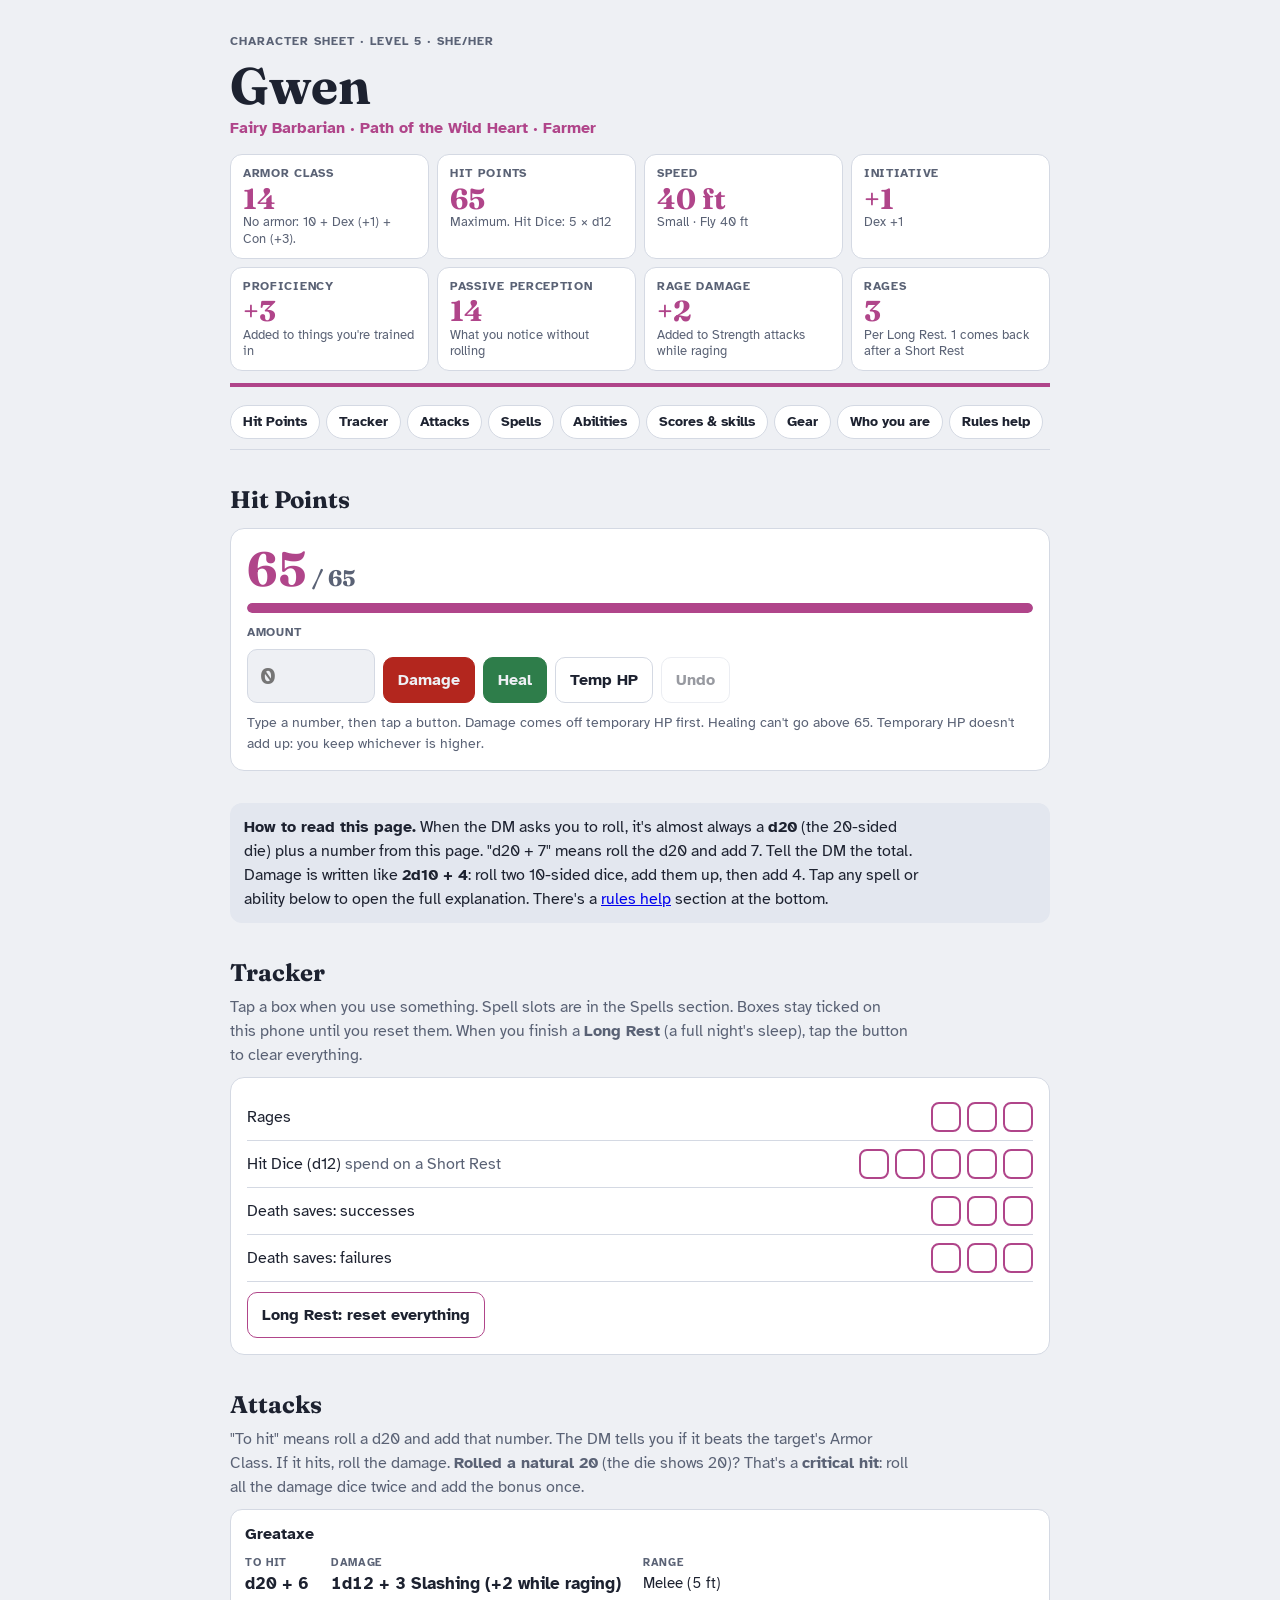
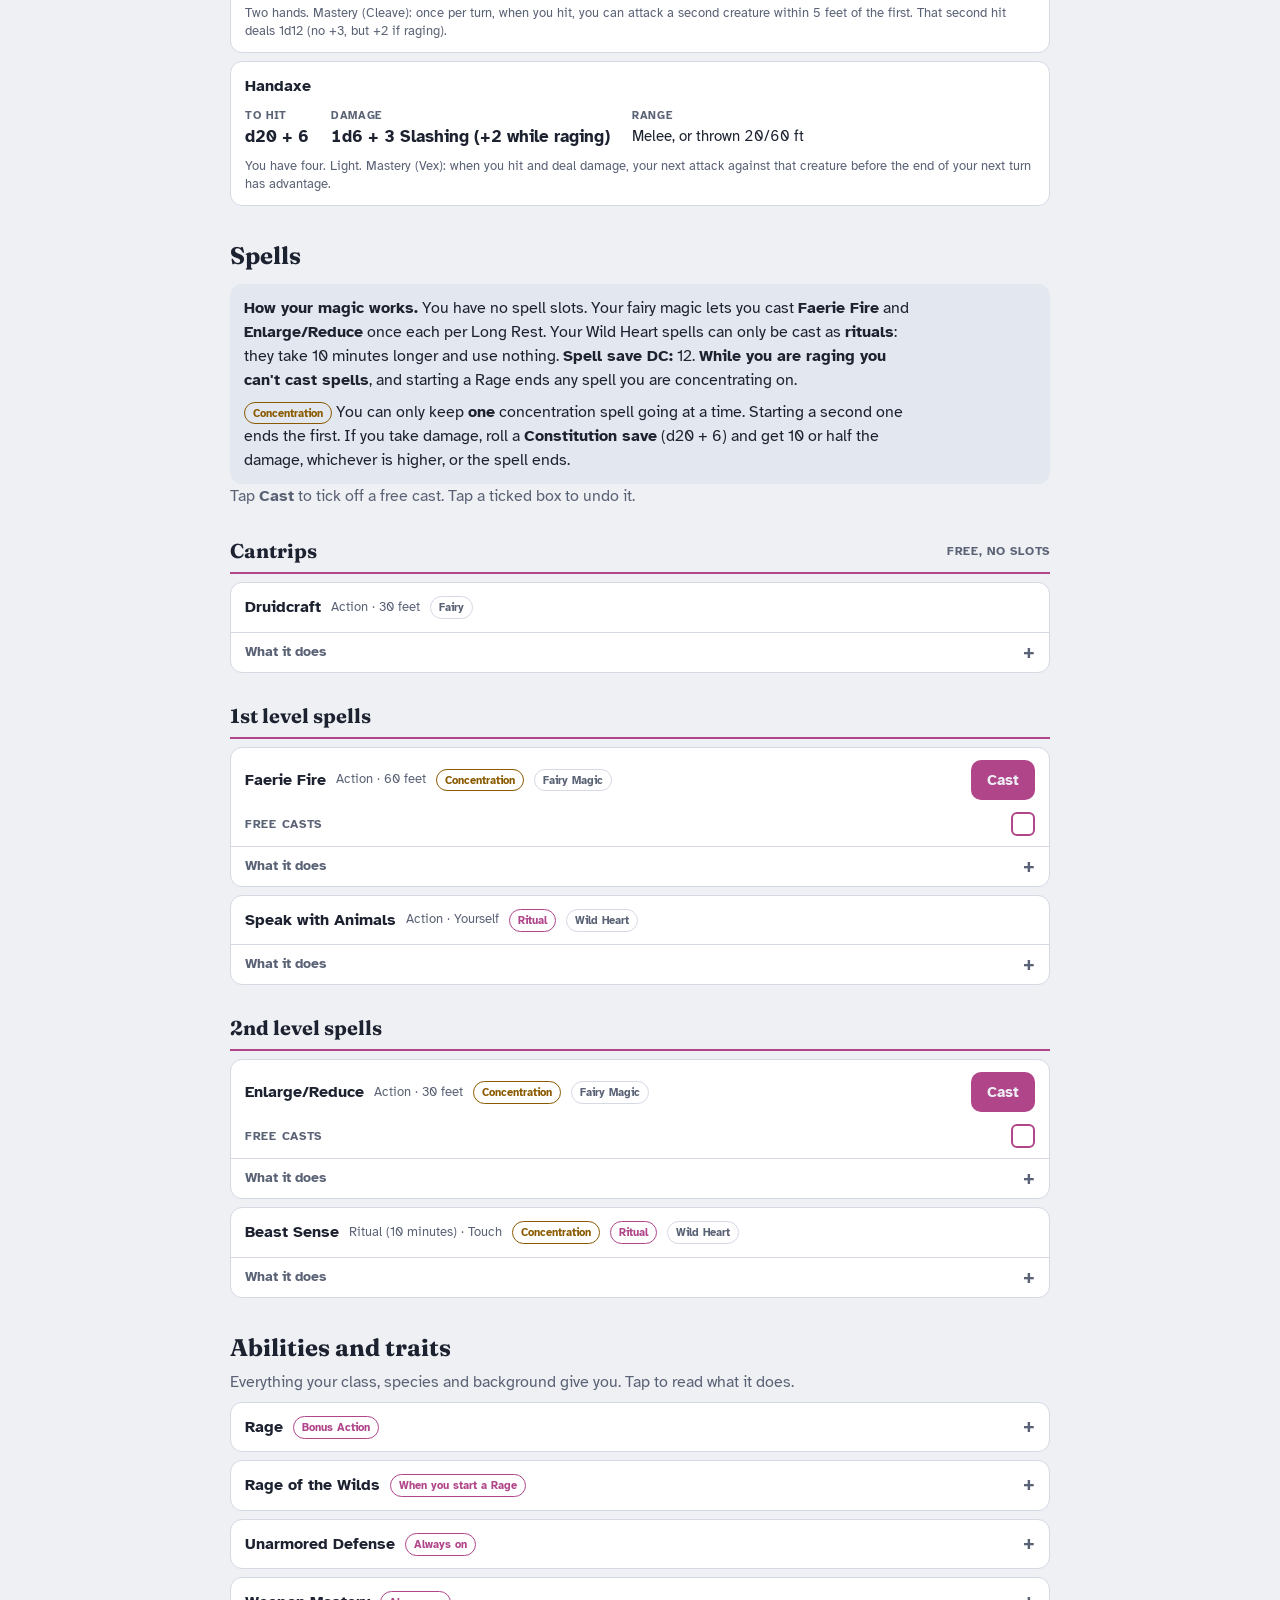
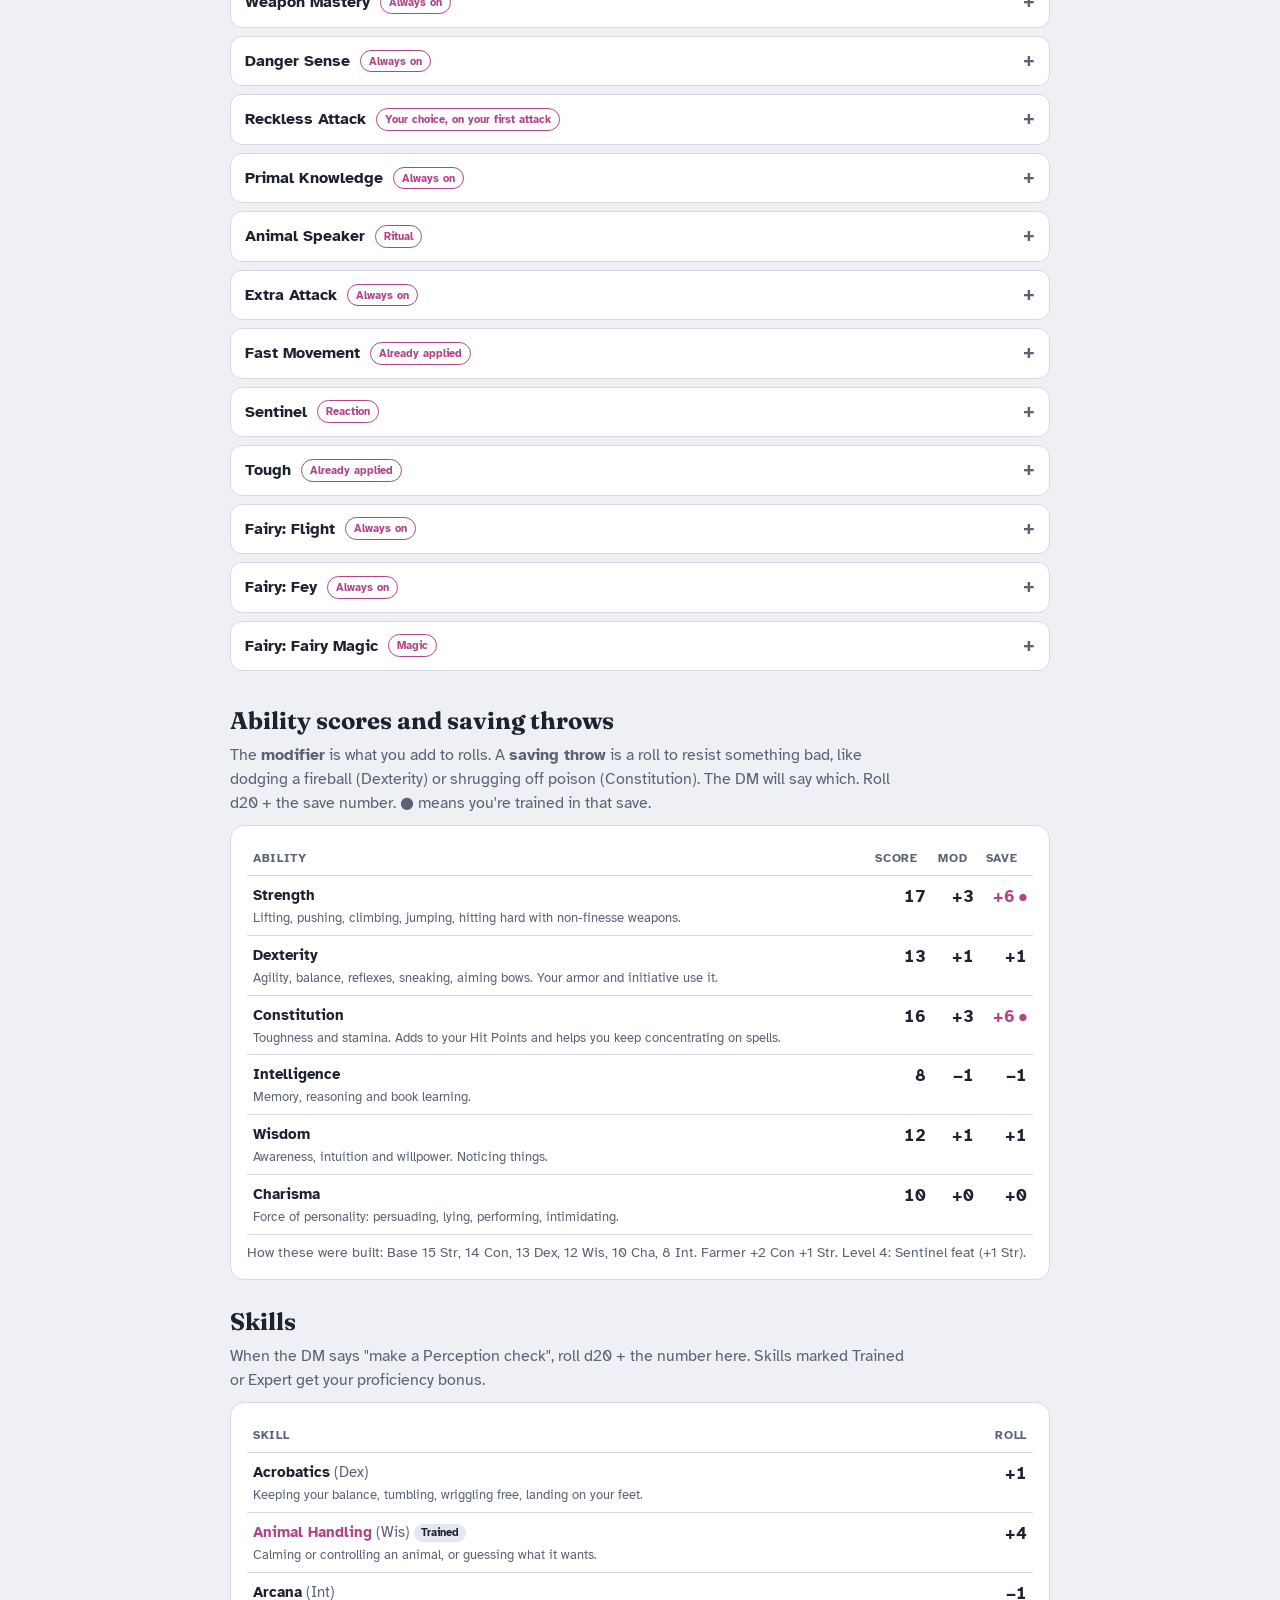
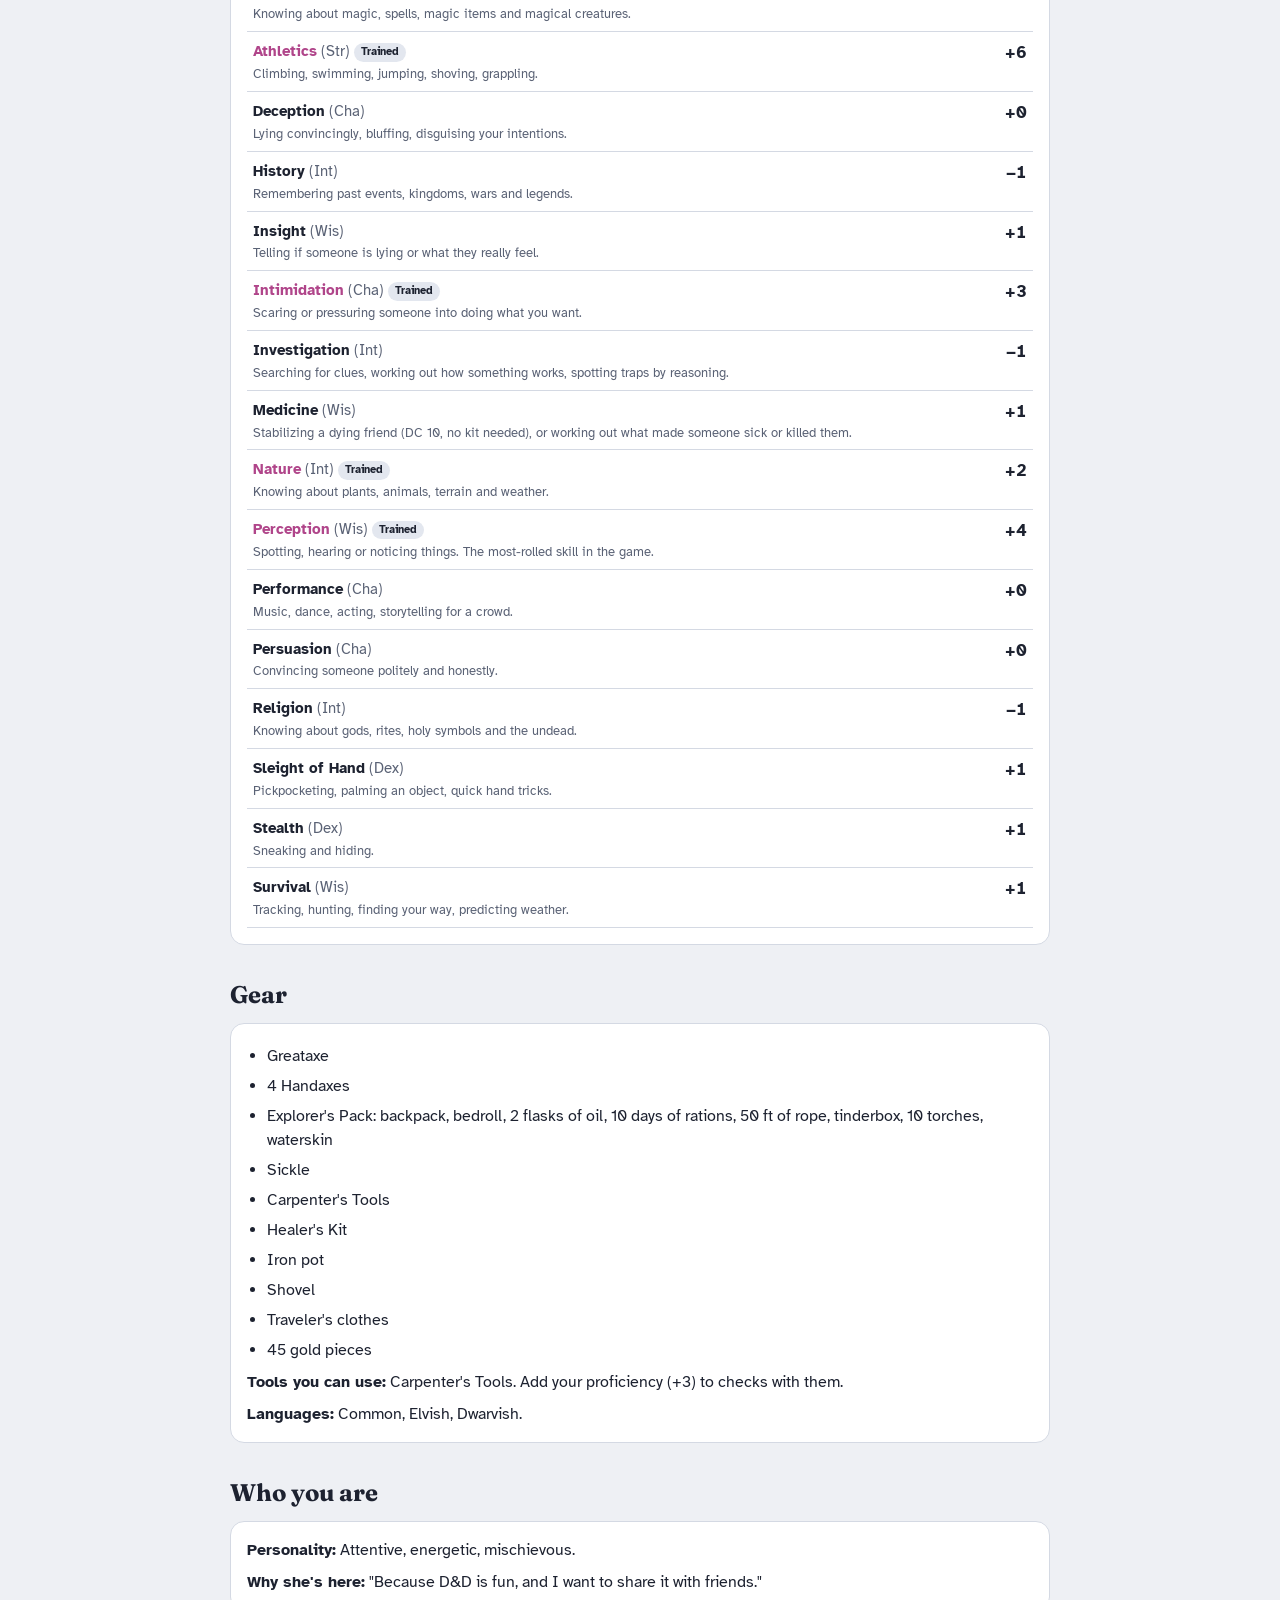
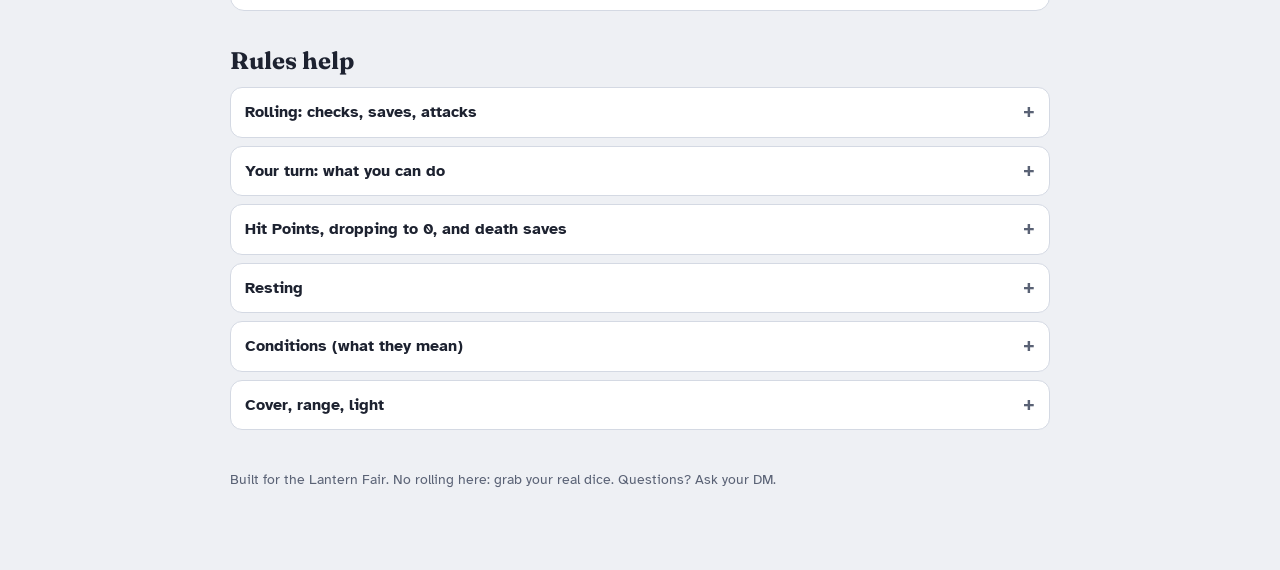
<file: gwen2/index.html>
<!doctype html>
<html lang="en">
<head>
<meta charset="utf-8">
<meta name="viewport" content="width=device-width, initial-scale=1, viewport-fit=cover">
<meta name="robots" content="noindex, nofollow">
<link rel="icon" href="/favicon.svg">
<title>Gwen · Character Sheet</title>
<meta name="claude:viewport-fit-sides" content="cover">
<link rel="stylesheet" href="https://fonts.googleapis.com/css2?family=Fraunces:opsz,wght,SOFT@9..144,400..800,50&family=Atkinson+Hyperlegible:wght@400;700&display=swap">
<style>
:root { --bg:#eef0f4; --panel:#fff; --fg:#1d2230; --muted:#5a6275; --line:#d4d9e3; --accent:#b0458a; --soft:#e3e7ef; --conc:#8a5a00; --down:#b3261e; --good:#2e7d4a; --display:"Fraunces",Georgia,serif; --body:"Atkinson Hyperlegible",system-ui,sans-serif; color-scheme: light; }
@media (prefers-color-scheme: dark) { :root:not([data-theme="light"]) { --bg:#161a26; --panel:#1f2434; --fg:#e9ebf2; --muted:#a2a9bb; --line:#343b4f; --down:#ff8a7a; --good:#7cc98f; --soft:#262b3c; --accent:#e48cc4; --conc:#f0b44a; color-scheme: dark; } }
:root[data-theme="dark"] { --bg:#161a26; --panel:#1f2434; --fg:#e9ebf2; --muted:#a2a9bb; --line:#343b4f; --down:#ff8a7a; --good:#7cc98f; --soft:#262b3c; --accent:#e48cc4; --conc:#f0b44a; color-scheme: dark; }
* { box-sizing: border-box; }
body { margin:0; background:var(--bg); color:var(--fg); font-family:var(--body); font-size:16px; line-height:1.5; padding-left: max(16px, env(safe-area-inset-left, 0px)); padding-right: max(16px, env(safe-area-inset-right, 0px)); padding-block: 0 80px; }
body::before { content:""; position:fixed; inset:0 0 auto; height: env(safe-area-inset-top, 0px); z-index:10; background: var(--bg); }
a:focus-visible, summary:focus-visible, button:focus-visible, input:focus-visible { outline: 3px solid var(--accent); outline-offset: 2px; border-radius: 8px; }
.wrap { max-width: 820px; margin: 0 auto; }
h1,h2,h3 { font-family:var(--display); margin:0; text-wrap:balance; }
h1 { font-size: clamp(2.2rem, 8vw, 3.2rem); line-height:1.05; }
h2 { font-size: 1.5rem; margin-bottom: 4px; }
h4 { margin: 0; font-size: 1rem; }
p { margin: 0 0 8px; } p:last-child { margin-bottom: 0; }
ul { margin: 4px 0 8px; padding-left: 20px; } li { margin-bottom: 6px; }
.muted { color: var(--muted); } .small { font-size: .85rem; }
header { padding: 32px 0 12px; border-bottom: 4px solid var(--accent); margin-bottom: 8px; }
.eyebrow { font-size:.78rem; letter-spacing:.08em; text-transform:uppercase; color:var(--muted); font-weight:700; }
.line { font-weight: 700; color: var(--accent); margin-top: 4px; }
nav { position: sticky; top: env(safe-area-inset-top, 0px); z-index: 5; background: var(--bg); display:flex; gap:6px; overflow-x:auto; padding: 10px 0; border-bottom: 1px solid var(--line); }
nav a { flex:none; font-size:.85rem; font-weight:700; color:var(--fg); text-decoration:none; padding:6px 12px; border-radius:999px; border:1px solid var(--line); background:var(--panel); }
section { margin-top: 32px; scroll-margin-top: 64px; }
.card { background:var(--panel); border:1px solid var(--line); border-radius:14px; padding:16px; margin-top:10px; }
.stats { display:grid; grid-template-columns: repeat(2, minmax(0, 1fr)); gap:8px; margin-top: 14px; }
@media (min-width: 640px) { .stats { grid-template-columns: repeat(4, minmax(0, 1fr)); } }
.stat { background:var(--panel); border:1px solid var(--line); border-radius:12px; padding:10px 12px; min-width:0; }
.stat .k { font-size:.72rem; letter-spacing:.06em; text-transform:uppercase; color:var(--muted); font-weight:700; }
.stat .v { font-family:var(--display); font-size:1.8rem; font-weight:700; line-height:1.1; color: var(--accent); font-variant-numeric: tabular-nums; }
.stat .n { font-size:.8rem; color:var(--muted); line-height:1.3; }
table { width:100%; border-collapse: collapse; font-size: .95rem; }
th, td { text-align:left; padding:8px 6px; border-bottom:1px solid var(--line); vertical-align: top; }
th { font-size:.72rem; letter-spacing:.06em; text-transform:uppercase; color:var(--muted); }
td.num { font-variant-numeric: tabular-nums; font-weight:700; white-space:nowrap; font-size:1.05rem; }
td.hi { color: var(--accent); }
.dot { font-size:.6rem; margin-left:4px; vertical-align: 2px; }
tr.prof td:first-child b { color: var(--accent); }
.use { font-size:.83rem; color:var(--muted); line-height:1.35; margin-top:2px; }
.scroll { overflow-x:auto; }
dl.turn { margin: 10px 0 0; display:grid; gap: 14px; }
.turn .tr { display:grid; gap: 2px; }
.turn dt { font-weight:700; color: var(--accent); }
.turn dd { margin:0; }
@media (min-width: 640px) { .turn .tr { grid-template-columns: 13rem 1fr; gap: 16px; } }
.atks { list-style:none; margin: 10px 0 0; padding:0; display:grid; gap:8px; }
.atk { background:var(--panel); border:1px solid var(--line); border-radius:12px; padding:12px 14px; display:grid; gap:8px; min-width:0; margin:0; }
.atk.add { background: var(--soft); border-style: dashed; }
.aname { font-family: var(--body); font-size: 1.02rem; margin:0; }
.kvs { display:flex; flex-wrap:wrap; gap: 6px 22px; }
.kv { display:grid; min-width:0; }
.kv .k { font-size:.7rem; letter-spacing:.06em; text-transform:uppercase; color:var(--muted); font-weight:700; }
.kv .v { font-weight:700; font-size:1.05rem; font-variant-numeric: tabular-nums; }
.kv .v.r { font-weight:400; font-size:.95rem; }
.atk .use { margin:0; }
.chip { display:inline-block; font-size:.68rem; font-weight:700; padding:1px 7px; border-radius:999px; background: var(--soft); color: var(--fg); vertical-align: 1px; }
th.numh { text-align:right; } td.num { text-align:right; }
.from { font-size:.85rem; color: var(--muted); }
.lvlgrp { margin-top: 18px; display:grid; gap: 8px; }
.lvlhead { display:flex; flex-wrap:wrap; justify-content:space-between; align-items:center; gap: 8px 16px; padding: 10px 0 6px; border-bottom: 2px solid var(--accent); }
h3.lvl { font-family: var(--display); font-size: 1.25rem; margin:0; }
.slotbox { display:flex; align-items:center; gap: 10px; flex-wrap: wrap; }
.fl { font-size:.75rem; letter-spacing:.06em; text-transform:uppercase; color:var(--muted); font-weight:700; }
.spell { background:var(--panel); border:1px solid var(--line); border-radius:12px; min-width:0; }
.spell > details { background: transparent; border:0; border-top: 1px solid var(--line); border-radius: 0 0 12px 12px; margin:0; }
.spell > details > summary { padding: 8px 14px; }
.more { font-size:.88rem; font-weight:700; color: var(--muted); }
.shead { display:grid; grid-template-columns: minmax(0,1fr) auto; gap: 10px; align-items:center; padding: 12px 14px; }
.freerow { display:flex; align-items:center; justify-content:space-between; gap:10px; flex-wrap:wrap; padding: 0 14px 10px; }
.box.sm span { width:24px; height:24px; border-radius:6px; }
button.cast { font: inherit; font-weight:700; font-size:.95rem; padding: 8px 16px; border-radius: 10px; border: 0; background: var(--accent); color: var(--bg); cursor:pointer; min-height: 40px; }
button.cast:active { transform: translateY(1px); }
.castmsg { margin:0; padding: 0 14px; font-size:.88rem; font-weight:700; color: var(--accent); }
.castmsg:empty { display:none; }
.castmsg:not(:empty) { padding-bottom: 10px; }
@media (prefers-reduced-motion: reduce) { button.cast:active { transform:none; } }
header > p, section > p, .callout p { max-width: 68ch; }
details { background:var(--panel); border:1px solid var(--line); border-radius:12px; margin-top:8px; }
summary { cursor:pointer; padding:12px 14px; display:grid; grid-template-columns: minmax(0, 1fr) auto; align-items:start; gap:10px; list-style:none; }
summary::-webkit-details-marker { display:none; }
summary .sh, .shead .sh { display:flex; flex-wrap:wrap; align-items:center; gap:4px 10px; min-width:0; }
summary::after { content:"+"; font-weight:700; color:var(--muted); font-size:1.2rem; line-height:1.2; }
details[open] summary::after { content:"−"; }
.sname { font-weight:700; font-size:1.02rem; }
.smeta { font-size:.82rem; color:var(--muted); }
.sbody { padding: 0 14px 14px; border-top: 1px solid var(--line); padding-top: 12px; }
.facts { display:grid; grid-template-columns: repeat(auto-fit, minmax(150px, 1fr)); gap:6px 14px; margin:0 0 10px; font-size:.88rem; }
.facts dt { font-size:.7rem; text-transform:uppercase; letter-spacing:.06em; color:var(--muted); font-weight:700; } .facts dd { margin:0; }
.roll { background: var(--soft); padding: 8px 12px; border-radius: 8px; }
.roll b { color: var(--accent); }
.pill { display:inline-block; font-size:.7rem; font-weight:700; padding:2px 8px; border-radius:999px; border:1px solid var(--line); color:var(--muted); }
.pill.conc { color: var(--conc); border-color: var(--conc); } .pill.rit { color: var(--accent); border-color: var(--accent); }
.pill.type { color: var(--accent); border-color: var(--accent); }
h4.lvl { margin-top: 18px; font-family: var(--display); font-size: 1.15rem; }
.callout { background: var(--soft); border-radius: 12px; padding: 12px 14px; margin-top: 10px; }
.forms { display:grid; grid-template-columns: repeat(auto-fit, minmax(230px,1fr)); gap:8px; margin-top:8px; }
.form { background:var(--panel); border:1px solid var(--line); border-radius:12px; padding:12px; font-size:.92rem; }
.form h4 { font-family: var(--display); font-size: 1.1rem; margin-bottom: 4px; }
.trk { display:flex; justify-content:space-between; align-items:center; gap:10px; padding:8px 0; border-bottom:1px solid var(--line); flex-wrap: wrap; }
.trk:last-child { border-bottom: 0; }
.boxes { display:flex; gap:6px; flex-wrap: wrap; }
.box input { position:absolute; opacity:0; width:1px; height:1px; }
.box span { display:block; width:30px; height:30px; border:2px solid var(--accent); border-radius:8px; cursor:pointer; }
.box input:checked + span { background: var(--accent); }
.box input:focus-visible + span { outline: 3px solid var(--fg); outline-offset: 2px; }
button.reset { font: inherit; font-weight:700; padding:10px 14px; border-radius:10px; border:1px solid var(--accent); background:var(--panel); color:var(--fg); cursor:pointer; margin-top:10px; }
.hpcard { display:grid; gap:10px; }
.hpnow { display:flex; align-items:baseline; gap: 8px 14px; flex-wrap: wrap; }
.hpbig { font-family: var(--display); font-size: 3rem; font-weight: 700; line-height: 1; font-variant-numeric: tabular-nums; color: var(--accent); }
.hpmax { font-size: 1.4rem; color: var(--muted); }
.hptemp { font-weight:700; padding: 2px 10px; border-radius: 999px; background: var(--soft); }
.hpbar { height: 10px; border-radius: 999px; background: var(--soft); overflow: hidden; }
.hpbar span { display:block; height:100%; width:100%; background: var(--accent); border-radius: 999px; transition: width .25s; }
.hpstate { margin:0; font-weight:700; }
.hpstate:empty { display:none; }
.hpstate.down { color: var(--down); }
.hpctl { display:grid; grid-template-columns: repeat(2, minmax(0,1fr)); gap: 8px; align-items:end; }
.hpctl .fl { grid-column: 1 / -1; }
.hpctl input { grid-column: 1 / -1; font: inherit; font-size:1.5rem; font-weight:700; padding:8px 12px; border-radius:10px; border:1px solid var(--line); background:var(--bg); color: var(--fg); min-width:0; }
@media (min-width: 640px) { .hpctl { grid-template-columns: 8rem repeat(4, auto); justify-content: start; } .hpctl .fl { grid-column: 1 / -1; } .hpctl input { grid-column: auto; } }
.hpbtn { font: inherit; font-weight:700; padding: 10px 14px; border-radius:10px; min-height: 44px; cursor:pointer; border: 1px solid var(--line); background: var(--panel); color: var(--fg); }
.hpbtn.dmg { background: var(--down); border-color: var(--down); color: var(--bg); }
.hpbtn.heal { background: var(--good); border-color: var(--good); color: var(--bg); }
.hpbtn:disabled { opacity: .45; cursor: default; }
@media (prefers-reduced-motion: reduce) { .hpbar span { transition: none; } }
footer { margin-top: 40px; color: var(--muted); font-size: .85rem; }
@media print { nav, button.reset { display:none; } details { break-inside: avoid; } details:not([open]) .sbody { display:block; } body { background:#fff; } }
</style>
</head>
<body>
<div class="wrap">
<header>
  <p class="eyebrow">Character sheet · Level 5 · she/her</p>
  <h1>Gwen</h1>
  <p class="line">Fairy Barbarian · Path of the Wild Heart · Farmer</p>
  <div class="stats">
    <div class="stat"><div class="k">Armor Class</div><div class="v">14</div><div class="n">No armor: 10 + Dex (+1) + Con (+3).</div></div>
    <div class="stat"><div class="k">Hit Points</div><div class="v">65</div><div class="n">Maximum. Hit Dice: 5 × d12</div></div>
    <div class="stat"><div class="k">Speed</div><div class="v">40 ft</div><div class="n">Small · Fly 40 ft</div></div>
    <div class="stat"><div class="k">Initiative</div><div class="v">+1</div><div class="n">Dex +1</div></div>
    <div class="stat"><div class="k">Proficiency</div><div class="v">+3</div><div class="n">Added to things you're trained in</div></div>
    <div class="stat"><div class="k">Passive Perception</div><div class="v">14</div><div class="n">What you notice without rolling</div></div>
    <div class="stat"><div class="k">Rage damage</div><div class="v">+2</div><div class="n">Added to Strength attacks while raging</div></div><div class="stat"><div class="k">Rages</div><div class="v">3</div><div class="n">Per Long Rest. 1 comes back after a Short Rest</div></div>
  </div>
</header>
<nav aria-label="Jump to"><a href="#hp">Hit Points</a><a href="#track">Tracker</a><a href="#attacks">Attacks</a><a href="#spells">Spells</a><a href="#features">Abilities</a><a href="#scores">Scores &amp; skills</a><a href="#gear">Gear</a><a href="#you">Who you are</a><a href="#rules">Rules help</a></nav>

<section id="hp">
  <h2>Hit Points</h2>
  <div class="card hpcard">
    <div class="hpnow"><span class="hpbig"><span id="hpcur">65</span><span class="hpmax"> / 65</span></span><span class="hptemp" id="hptemp" hidden>+<span id="hptempn">0</span> temporary</span></div>
    <div class="hpbar" aria-hidden="true"><span id="hpfill"></span></div>
    <p class="hpstate" id="hpstate" role="status" aria-live="polite"></p>
    <div class="hpctl">
      <label for="hpamt" class="fl">Amount</label>
      <input id="hpamt" type="number" inputmode="numeric" min="0" placeholder="0">
      <button type="button" class="hpbtn dmg" data-act="dmg">Damage</button>
      <button type="button" class="hpbtn heal" data-act="heal">Heal</button>
      <button type="button" class="hpbtn tmp" data-act="tmp">Temp HP</button>
      <button type="button" class="hpbtn undo" id="hpundo" disabled>Undo</button>
    </div>
    <p class="muted small">Type a number, then tap a button. Damage comes off temporary HP first. Healing can't go above 65. Temporary HP doesn't add up: you keep whichever is higher.</p>
  </div>
</section>

<section id="how">
  <div class="callout">
    <p><b>How to read this page.</b> When the DM asks you to roll, it's almost always a <b>d20</b> (the 20-sided die) plus a number from this page. "d20 + 7" means roll the d20 and add 7. Tell the DM the total. Damage is written like <b>2d10 + 4</b>: roll two 10-sided dice, add them up, then add 4. Tap any spell or ability below to open the full explanation. There's a <a href="#rules">rules help</a> section at the bottom.</p>
  </div>
</section>


<section id="track">
  <h2>Tracker</h2>
  <p class="muted">Tap a box when you use something. Spell slots are in the Spells section. Boxes stay ticked on this phone until you reset them. When you finish a <b>Long Rest</b> (a full night's sleep), tap the button to clear everything.</p>
  <div class="card">
    <div class="trk"><span class="tl">Rages</span><span class="boxes"><label class="box"><input type="checkbox" data-k="gwen2:rage:0"><span></span></label><label class="box"><input type="checkbox" data-k="gwen2:rage:1"><span></span></label><label class="box"><input type="checkbox" data-k="gwen2:rage:2"><span></span></label></span></div><div class="trk"><span class="tl">Hit Dice (d12) <span class="muted">spend on a Short Rest</span></span><span class="boxes"><label class="box"><input type="checkbox" data-k="gwen2:hd:0"><span></span></label><label class="box"><input type="checkbox" data-k="gwen2:hd:1"><span></span></label><label class="box"><input type="checkbox" data-k="gwen2:hd:2"><span></span></label><label class="box"><input type="checkbox" data-k="gwen2:hd:3"><span></span></label><label class="box"><input type="checkbox" data-k="gwen2:hd:4"><span></span></label></span></div>
    <div class="trk"><span class="tl">Death saves: successes</span><span class="boxes"><label class="box"><input type="checkbox" data-k="gwen2:ds:0"><span></span></label><label class="box"><input type="checkbox" data-k="gwen2:ds:1"><span></span></label><label class="box"><input type="checkbox" data-k="gwen2:ds:2"><span></span></label></span></div><div class="trk"><span class="tl">Death saves: failures</span><span class="boxes"><label class="box"><input type="checkbox" data-k="gwen2:df:0"><span></span></label><label class="box"><input type="checkbox" data-k="gwen2:df:1"><span></span></label><label class="box"><input type="checkbox" data-k="gwen2:df:2"><span></span></label></span></div>
    <button class="reset" type="button" id="reset">Long Rest: reset everything</button>
  </div>
</section>

<section id="attacks">
  <h2>Attacks</h2>
  <p class="muted">"To hit" means roll a d20 and add that number. The DM tells you if it beats the target's Armor Class. If it hits, roll the damage. <b>Rolled a natural 20</b> (the die shows 20)? That's a <b>critical hit</b>: roll all the damage dice twice and add the bonus once.</p>
  <ul class="atks"><li class="atk"><h3 class="aname">Greataxe</h3><div class="kvs"><div class="kv"><span class="k">To hit</span><span class="v">d20 + 6</span></div><div class="kv"><span class="k">Damage</span><span class="v">1d12 + 3 Slashing (+2 while raging)</span></div><div class="kv"><span class="k">Range</span><span class="v r">Melee (5 ft)</span></div></div><p class="use">Two hands. Mastery (Cleave): once per turn, when you hit, you can attack a second creature within 5 feet of the first. That second hit deals 1d12 (no +3, but +2 if raging).</p></li><li class="atk"><h3 class="aname">Handaxe</h3><div class="kvs"><div class="kv"><span class="k">To hit</span><span class="v">d20 + 6</span></div><div class="kv"><span class="k">Damage</span><span class="v">1d6 + 3 Slashing (+2 while raging)</span></div><div class="kv"><span class="k">Range</span><span class="v r">Melee, or thrown 20/60 ft</span></div></div><p class="use">You have four. Light. Mastery (Vex): when you hit and deal damage, your next attack against that creature before the end of your next turn has advantage.</p></li></ul>
</section>

<section id="spells">
  <h2>Spells</h2>
  <div class="callout">
    <p><b>How your magic works.</b> You have no spell slots. Your fairy magic lets you cast <b>Faerie Fire</b> and <b>Enlarge/Reduce</b> once each per Long Rest. Your Wild Heart spells can only be cast as <b>rituals</b>: they take 10 minutes longer and use nothing. <b>Spell save DC:</b> 12. <b>While you are raging you can't cast spells</b>, and starting a Rage ends any spell you are concentrating on.</p>
    <p><span class="pill conc">Concentration</span> You can only keep <b>one</b> concentration spell going at a time. Starting a second one ends the first. If you take damage, roll a <b>Constitution save</b> (d20 + 6) and get 10 or half the damage, whichever is higher, or the spell ends.</p>
    
  </div>
  <p class="muted">Tap <b>Cast</b> to tick off a free cast. Tap a ticked box to undo it.</p>
  <div class="lvlgrp"><div class="lvlhead"><h3 class="lvl">Cantrips</h3><span class="fl">Free, no slots</span></div><div class="spell">
<div class="shead"><div class="sh"><span class="sname">Druidcraft</span><span class="smeta">Action · 30 feet</span><span class="pill src">Fairy</span></div></div>
<p class="castmsg" role="status" aria-live="polite"></p>
<details><summary><span class="sh"><span class="more">What it does</span></span></summary>
<div class="sbody"><p class="from"><b>Where it comes from:</b> Fairy</p>
<dl class="facts"><div><dt>Casting time</dt><dd>Action</dd></div><div><dt>Range</dt><dd>30 feet</dd></div><div><dt>Lasts</dt><dd>Instant</dd></div></dl>
<p>Small nature tricks with no combat use: predict the weather for the next 24 hours, make a flower bloom or a seed sprout, make a harmless sensory effect like falling leaves or a puff of wind, or light or snuff out a candle or small campfire.</p>
<p class="roll"><b>What to roll:</b> Nothing to roll.</p>

</div></details></div></div>
  <div class="lvlgrp" data-level="1"><div class="lvlhead"><h3 class="lvl">1st level spells</h3></div><div class="spell">
<div class="shead"><div class="sh"><span class="sname">Faerie Fire</span><span class="smeta">Action · 60 feet</span><span class="pill conc">Concentration</span><span class="pill src">Fairy Magic</span></div><button type="button" class="cast" data-level="1" data-free="ff" data-freeonly="1">Cast</button></div>
<div class="freerow"><span class="fl">Free casts</span><span class="boxes"><label class="box sm"><input type="checkbox" data-k="gwen2:ff:0" aria-label="ff 1"><span></span></label></span></div><p class="castmsg" role="status" aria-live="polite"></p>
<details><summary><span class="sh"><span class="more">What it does</span></span></summary>
<div class="sbody"><p class="from"><b>Where it comes from:</b> Fairy Magic: once free per Long Rest</p>
<dl class="facts"><div><dt>Casting time</dt><dd>Action</dd></div><div><dt>Range</dt><dd>60 feet</dd></div><div><dt>Lasts</dt><dd>1 minute (concentration)</dd></div></dl>
<p>Glowing light outlines everything in a 20-foot cube. Each creature in it makes a Dexterity save. If it fails, it glows (dim light, 10 feet), can't be Invisible, and every attack roll against it has advantage. That helps your whole party hit it.</p>
<p class="roll"><b>What to roll:</b> Each creature rolls a Dexterity save against DC 12.</p>

</div></details></div><div class="spell">
<div class="shead"><div class="sh"><span class="sname">Speak with Animals</span><span class="smeta">Action · Yourself</span><span class="pill rit">Ritual</span><span class="pill src">Wild Heart</span></div></div>
<p class="castmsg" role="status" aria-live="polite"></p>
<details><summary><span class="sh"><span class="more">What it does</span></span></summary>
<div class="sbody"><p class="from"><b>Where it comes from:</b> Wild Heart (Animal Speaker): ritual only</p>
<dl class="facts"><div><dt>Casting time</dt><dd>Action, or 10 minutes longer as a ritual (no slot used)</dd></div><div><dt>Range</dt><dd>Yourself</dd></div><div><dt>Lasts</dt><dd>10 minutes</dd></div></dl>
<p>For 10 minutes you can understand and talk with Beasts (normal animals). Most animals only know about their immediate area: who passed by, where food is, what scared them. Cast as a ritual, it takes 10 minutes longer and uses no spell slot.</p>
<p class="roll"><b>What to roll:</b> Nothing to roll. Your DM might ask for a Wisdom (Animal Handling) or Charisma check to convince one to help.</p>

</div></details></div></div><div class="lvlgrp" data-level="2"><div class="lvlhead"><h3 class="lvl">2nd level spells</h3></div><div class="spell">
<div class="shead"><div class="sh"><span class="sname">Enlarge/Reduce</span><span class="smeta">Action · 30 feet</span><span class="pill conc">Concentration</span><span class="pill src">Fairy Magic</span></div><button type="button" class="cast" data-level="2" data-free="er" data-freeonly="1">Cast</button></div>
<div class="freerow"><span class="fl">Free casts</span><span class="boxes"><label class="box sm"><input type="checkbox" data-k="gwen2:er:0" aria-label="er 1"><span></span></label></span></div><p class="castmsg" role="status" aria-live="polite"></p>
<details><summary><span class="sh"><span class="more">What it does</span></span></summary>
<div class="sbody"><p class="from"><b>Where it comes from:</b> Fairy Magic: once free per Long Rest</p>
<dl class="facts"><div><dt>Casting time</dt><dd>Action</dd></div><div><dt>Range</dt><dd>30 feet</dd></div><div><dt>Lasts</dt><dd>1 minute (concentration)</dd></div></dl>
<p>Pick a creature or object you can see. <b>Enlarge:</b> it grows one size bigger (Small becomes Medium, Medium becomes Large). It has advantage on Strength checks and Strength saving throws, and its weapon attacks deal an extra 1d4 damage. <b>Reduce:</b> it shrinks one size. It has disadvantage on Strength checks and Strength saving throws, and its weapon attacks deal 1d4 less damage. Everything it wears and carries changes size with it. An unwilling creature can make a Constitution save to resist.</p>
<p class="roll"><b>What to roll:</b> Unwilling target rolls a Constitution save against DC 12. Enlarged attacks: add 1d4 to damage.</p>

</div></details></div><div class="spell">
<div class="shead"><div class="sh"><span class="sname">Beast Sense</span><span class="smeta">Ritual (10 minutes) · Touch</span><span class="pill conc">Concentration</span><span class="pill rit">Ritual</span><span class="pill src">Wild Heart</span></div></div>
<p class="castmsg" role="status" aria-live="polite"></p>
<details><summary><span class="sh"><span class="more">What it does</span></span></summary>
<div class="sbody"><p class="from"><b>Where it comes from:</b> Wild Heart (Animal Speaker): ritual only</p>
<dl class="facts"><div><dt>Casting time</dt><dd>Ritual (10 minutes)</dd></div><div><dt>Range</dt><dd>Touch</dd></div><div><dt>Lasts</dt><dd>1 hour (concentration)</dd></div></dl>
<p>Touch a willing Beast (a normal animal). For the duration, you can see, hear and smell what it does, as well as with your own senses, including any special senses it has, like darkvision.</p>
<p class="roll"><b>What to roll:</b> Nothing to roll.</p>

</div></details></div></div>
</section>

<section id="features">
  <h2>Abilities and traits</h2>
  <p class="muted">Everything your class, species and background give you. Tap to read what it does.</p>
  <details class="feat"><summary><span class="sh"><span class="sname">Rage</span><span class="pill type">Bonus Action</span></span></summary><div class="sbody"><p class="muted small">Barbarian, level 1 · 3 per Long Rest. You get 1 back when you finish a Short Rest.</p><p>While raging:</p><ul><li>You take <b>half damage</b> from Bludgeoning, Piercing and Slashing damage. With the Bear spirit (below), that becomes almost every damage type.</li><li>Your Strength attacks (greataxe, handaxe) deal <b>+2 damage</b>.</li><li>You have <b>advantage on Strength checks and Strength saving throws</b>.</li><li>You <b>can't cast spells</b>, and you can't concentrate on a spell. Starting a Rage ends any spell you are concentrating on.</li></ul><p><b>How long it lasts:</b> until the end of your next turn. On that turn it keeps going if you attack an enemy, force an enemy to make a saving throw, or spend a Bonus Action to keep it going. It can last up to 10 minutes. It ends early if you are Incapacitated.</p></div></details><details class="feat"><summary><span class="sh"><span class="sname">Rage of the Wilds</span><span class="pill type">When you start a Rage</span></span></summary><div class="sbody"><p class="muted small">Wild Heart, level 3</p><p>Every time you start a Rage, pick one animal spirit for that Rage:</p><ul><li><b>Bear:</b> you take <b>half damage from every damage type</b> except Force, Necrotic, Psychic and Radiant.</li><li><b>Eagle:</b> when you start the Rage you can also Dash and Disengage as part of that same Bonus Action. For the rest of the Rage you can Dash and Disengage together as a Bonus Action.</li><li><b>Wolf:</b> your allies have <b>advantage</b> on attack rolls against any enemy within 5 feet of you.</li></ul></div></details><details class="feat"><summary><span class="sh"><span class="sname">Unarmored Defense</span><span class="pill type">Always on</span></span></summary><div class="sbody"><p class="muted small">Barbarian, level 1</p><p>When you aren't wearing armor, your Armor Class is <b>10 + Dexterity modifier + Constitution modifier</b>: 10 + 1 + 3 = <b>14</b>. A shield would add +2 on top.</p></div></details><details class="feat"><summary><span class="sh"><span class="sname">Weapon Mastery</span><span class="pill type">Always on</span></span></summary><div class="sbody"><p class="muted small">Barbarian, level 1</p><p>You can use the special tricks of your weapons:</p><ul><li><b>Greataxe: Cleave.</b> Once per turn, when you hit a creature with the greataxe, you can make one more attack roll with it against a different creature within 5 feet of the first one. If that hits, it takes 1d12 damage, plus 2 if you are raging (you don't add your +3).</li><li><b>Handaxe: Vex.</b> When you hit a creature with a handaxe and deal damage, your next attack roll against that same creature before the end of your next turn has advantage.</li></ul></div></details><details class="feat"><summary><span class="sh"><span class="sname">Danger Sense</span><span class="pill type">Always on</span></span></summary><div class="sbody"><p class="muted small">Barbarian, level 2</p><p>You have <b>advantage on Dexterity saving throws</b> (like dodging a fireball or a falling rock), unless you are Incapacitated.</p></div></details><details class="feat"><summary><span class="sh"><span class="sname">Reckless Attack</span><span class="pill type">Your choice, on your first attack</span></span></summary><div class="sbody"><p class="muted small">Barbarian, level 2</p><p>When you make your first attack roll on your turn, you can decide to attack recklessly. If you do, your Strength attacks have <b>advantage</b> until the start of your next turn, but attacks <b>against you</b> also have advantage until then.</p></div></details><details class="feat"><summary><span class="sh"><span class="sname">Primal Knowledge</span><span class="pill type">Always on</span></span></summary><div class="sbody"><p class="muted small">Barbarian, level 3</p><p>You are trained in <b>Perception</b> (already in your skills). While you are raging, you can use <b>Strength</b> instead of the normal ability for Acrobatics, Intimidation, Perception, Stealth and Survival checks. For example, Intimidation while raging is d20 + 6 instead of d20 + 3.</p></div></details><details class="feat"><summary><span class="sh"><span class="sname">Animal Speaker</span><span class="pill type">Ritual</span></span></summary><div class="sbody"><p class="muted small">Wild Heart, level 3</p><p>You can cast <b>Speak with Animals</b> and <b>Beast Sense</b>, but only as rituals (10 minutes longer, no cost). They're in your Spells section.</p></div></details><details class="feat"><summary><span class="sh"><span class="sname">Extra Attack</span><span class="pill type">Always on</span></span></summary><div class="sbody"><p class="muted small">Barbarian, level 5</p><p>When you take the <b>Attack</b> action, you attack <b>twice</b> instead of once. Roll each attack separately; you can pick different targets.</p></div></details><details class="feat"><summary><span class="sh"><span class="sname">Fast Movement</span><span class="pill type">Already applied</span></span></summary><div class="sbody"><p class="muted small">Barbarian, level 5</p><p>+10 feet of speed when you aren't wearing heavy armor. Already in your 40 ft (walking and flying).</p></div></details><details class="feat"><summary><span class="sh"><span class="sname">Sentinel</span><span class="pill type">Reaction</span></span></summary><div class="sbody"><p class="muted small">Feat, level 4 · Uses your Reaction (one per round)</p><p>+1 Strength (already applied), and:</p><ul><li><b>Guardian:</b> right after a creature within 5 feet of you <b>hits someone other than you</b>, or takes the Disengage action, you can make an <b>Opportunity Attack</b> against it: one greataxe attack, using your Reaction.</li><li><b>Halt:</b> when you hit a creature with an Opportunity Attack, its <b>speed becomes 0</b> for the rest of that turn.</li></ul></div></details><details class="feat"><summary><span class="sh"><span class="sname">Tough</span><span class="pill type">Already applied</span></span></summary><div class="sbody"><p class="muted small">Farmer background feat</p><p>+2 maximum Hit Points per level (+10 at level 5). Already in your 65.</p></div></details><details class="feat"><summary><span class="sh"><span class="sname">Fairy: Flight</span><span class="pill type">Always on</span></span></summary><div class="sbody"><p class="muted small">Species</p><p>You have wings. You can <b>fly 40 feet</b> on your turn, the same as your walking speed. You can't fly while wearing medium or heavy armor.</p></div></details><details class="feat"><summary><span class="sh"><span class="sname">Fairy: Fey</span><span class="pill type">Always on</span></span></summary><div class="sbody"><p class="muted small">Species</p><p>Your creature type is <b>Fey</b>, not Humanoid. Spells that only affect Humanoids, like <b>Hold Person</b>, don't work on you.</p></div></details><details class="feat"><summary><span class="sh"><span class="sname">Fairy: Fairy Magic</span><span class="pill type">Magic</span></span></summary><div class="sbody"><p class="muted small">Species · Faerie Fire and Enlarge/Reduce: each once per Long Rest, free</p><p>You know the <b>Druidcraft</b> cantrip, and you can cast <b>Faerie Fire</b> and <b>Enlarge/Reduce</b> once each per Long Rest without a spell slot. These use <b>Wisdom</b> (save DC 12). They're in your Spells section. You can't cast them while raging.</p></div></details>
</section>



<section id="scores">
  <h2>Ability scores and saving throws</h2>
  <p class="muted">The <b>modifier</b> is what you add to rolls. A <b>saving throw</b> is a roll to resist something bad, like dodging a fireball (Dexterity) or shrugging off poison (Constitution). The DM will say which. Roll d20 + the save number. ● means you're trained in that save.</p>
  <div class="card scroll"><table><thead><tr><th>Ability</th><th>Score</th><th>Mod</th><th>Save</th></tr></thead><tbody><tr><td><b>Strength</b><div class="use">Lifting, pushing, climbing, jumping, hitting hard with non-finesse weapons.</div></td><td class="num">17</td><td class="num">+3</td><td class="num hi">+6<span class="dot" title="proficient">●</span></td></tr><tr><td><b>Dexterity</b><div class="use">Agility, balance, reflexes, sneaking, aiming bows. Your armor and initiative use it.</div></td><td class="num">13</td><td class="num">+1</td><td class="num ">+1</td></tr><tr><td><b>Constitution</b><div class="use">Toughness and stamina. Adds to your Hit Points and helps you keep concentrating on spells.</div></td><td class="num">16</td><td class="num">+3</td><td class="num hi">+6<span class="dot" title="proficient">●</span></td></tr><tr><td><b>Intelligence</b><div class="use">Memory, reasoning and book learning.</div></td><td class="num">8</td><td class="num">−1</td><td class="num ">−1</td></tr><tr><td><b>Wisdom</b><div class="use">Awareness, intuition and willpower. Noticing things.</div></td><td class="num">12</td><td class="num">+1</td><td class="num ">+1</td></tr><tr><td><b>Charisma</b><div class="use">Force of personality: persuading, lying, performing, intimidating.</div></td><td class="num">10</td><td class="num">+0</td><td class="num ">+0</td></tr></tbody></table>
  <p class="muted small" style="margin-top:8px">How these were built: Base 15 Str, 14 Con, 13 Dex, 12 Wis, 10 Cha, 8 Int. Farmer +2 Con +1 Str. Level 4: Sentinel feat (+1 Str).</p></div>
  <h2 style="margin-top:24px">Skills</h2>
  <p class="muted">When the DM says "make a Perception check", roll d20 + the number here. Skills marked Trained or Expert get your proficiency bonus.</p>
  <div class="card scroll"><table><thead><tr><th>Skill</th><th class="numh">Roll</th></tr></thead><tbody><tr class=""><td><b>Acrobatics</b> <span class="muted">(Dex)</span><div class="use">Keeping your balance, tumbling, wriggling free, landing on your feet.</div></td><td class="num">+1</td></tr><tr class="prof"><td><b>Animal Handling</b> <span class="muted">(Wis)</span> <span class="chip">Trained</span><div class="use">Calming or controlling an animal, or guessing what it wants.</div></td><td class="num">+4</td></tr><tr class=""><td><b>Arcana</b> <span class="muted">(Int)</span><div class="use">Knowing about magic, spells, magic items and magical creatures.</div></td><td class="num">−1</td></tr><tr class="prof"><td><b>Athletics</b> <span class="muted">(Str)</span> <span class="chip">Trained</span><div class="use">Climbing, swimming, jumping, shoving, grappling.</div></td><td class="num">+6</td></tr><tr class=""><td><b>Deception</b> <span class="muted">(Cha)</span><div class="use">Lying convincingly, bluffing, disguising your intentions.</div></td><td class="num">+0</td></tr><tr class=""><td><b>History</b> <span class="muted">(Int)</span><div class="use">Remembering past events, kingdoms, wars and legends.</div></td><td class="num">−1</td></tr><tr class=""><td><b>Insight</b> <span class="muted">(Wis)</span><div class="use">Telling if someone is lying or what they really feel.</div></td><td class="num">+1</td></tr><tr class="prof"><td><b>Intimidation</b> <span class="muted">(Cha)</span> <span class="chip">Trained</span><div class="use">Scaring or pressuring someone into doing what you want.</div></td><td class="num">+3</td></tr><tr class=""><td><b>Investigation</b> <span class="muted">(Int)</span><div class="use">Searching for clues, working out how something works, spotting traps by reasoning.</div></td><td class="num">−1</td></tr><tr class=""><td><b>Medicine</b> <span class="muted">(Wis)</span><div class="use">Stabilizing a dying friend (DC 10, no kit needed), or working out what made someone sick or killed them.</div></td><td class="num">+1</td></tr><tr class="prof"><td><b>Nature</b> <span class="muted">(Int)</span> <span class="chip">Trained</span><div class="use">Knowing about plants, animals, terrain and weather.</div></td><td class="num">+2</td></tr><tr class="prof"><td><b>Perception</b> <span class="muted">(Wis)</span> <span class="chip">Trained</span><div class="use">Spotting, hearing or noticing things. The most-rolled skill in the game.</div></td><td class="num">+4</td></tr><tr class=""><td><b>Performance</b> <span class="muted">(Cha)</span><div class="use">Music, dance, acting, storytelling for a crowd.</div></td><td class="num">+0</td></tr><tr class=""><td><b>Persuasion</b> <span class="muted">(Cha)</span><div class="use">Convincing someone politely and honestly.</div></td><td class="num">+0</td></tr><tr class=""><td><b>Religion</b> <span class="muted">(Int)</span><div class="use">Knowing about gods, rites, holy symbols and the undead.</div></td><td class="num">−1</td></tr><tr class=""><td><b>Sleight of Hand</b> <span class="muted">(Dex)</span><div class="use">Pickpocketing, palming an object, quick hand tricks.</div></td><td class="num">+1</td></tr><tr class=""><td><b>Stealth</b> <span class="muted">(Dex)</span><div class="use">Sneaking and hiding.</div></td><td class="num">+1</td></tr><tr class=""><td><b>Survival</b> <span class="muted">(Wis)</span><div class="use">Tracking, hunting, finding your way, predicting weather.</div></td><td class="num">+1</td></tr></tbody></table></div>
</section>

<section id="gear">
  <h2>Gear</h2>
  <div class="card"><ul><li>Greataxe</li><li>4 Handaxes</li><li>Explorer's Pack: backpack, bedroll, 2 flasks of oil, 10 days of rations, 50 ft of rope, tinderbox, 10 torches, waterskin</li><li>Sickle</li><li>Carpenter's Tools</li><li>Healer's Kit</li><li>Iron pot</li><li>Shovel</li><li>Traveler's clothes</li><li>45 gold pieces</li></ul>
  <p><b>Tools you can use:</b> Carpenter's Tools. Add your proficiency (+3) to checks with them.</p>
  <p><b>Languages:</b> Common, Elvish, Dwarvish.</p></div>
</section>

<section id="you">
  <h2>Who you are</h2>
  <div class="card"><p><b>Personality:</b> Attentive, energetic, mischievous.</p><p><b>Why she's here:</b> "Because D&amp;D is fun, and I want to share it with friends."</p></div>
</section>

<section id="rules">
  <h2>Rules help</h2>
  <details><summary><span class="sname">Rolling: checks, saves, attacks</span></summary><div class="sbody">
    <p>Almost everything is a <b>d20 roll + a number</b>, trying to reach a target the DM knows:</p>
    <ul><li><b>Ability check</b> (a skill): d20 + the skill number. Target is a DC (Difficulty Class): 10 easy, 15 medium, 20 hard.</li>
    <li><b>Saving throw</b>: d20 + the save number, to resist something.</li>
    <li><b>Attack roll</b>: d20 + to-hit number, against the target's Armor Class.</li></ul>
    <p><b>Advantage:</b> roll two d20s and use the <b>higher</b>. <b>Disadvantage:</b> roll two and use the <b>lower</b>. If you have both, they cancel out: roll one.</p>
    <p><b>Natural 20</b> on an attack always hits and is a critical hit. <b>Natural 1</b> on an attack always misses.</p>
  </div></details>
  <details><summary><span class="sname">Your turn: what you can do</span></summary><div class="sbody">
    <p>On your turn: <b>move</b> (up to your speed, and you can split it up before and after your action), take <b>one Action</b>, and take a <b>Bonus Action</b> only if a spell or feature says it uses one. Talking a little is free.</p>
    <p><b>Actions anyone can take:</b></p>
    <ul><li><b>Attack</b>: swing or shoot a weapon.</li><li><b>Magic</b>: cast a spell or use a magic feature.</li><li><b>Dash</b>: move your speed again.</li><li><b>Disengage</b>: move away without enemies getting free hits.</li><li><b>Dodge</b>: attacks against you have disadvantage until your next turn, and you have advantage on Dexterity saves.</li><li><b>Help</b>: give a friend advantage on their next check or attack.</li><li><b>Hide</b>: Dexterity (Stealth) check to become hidden.</li><li><b>Search</b> / <b>Study</b>: look for something (Wisdom) or figure something out (Intelligence).</li><li><b>Influence</b>: persuade, deceive or intimidate someone.</li><li><b>Ready</b>: pick a trigger ("when the door opens, I cast Fire Bolt") and react when it happens.</li><li><b>Utilize</b>: use an object (drink a potion, pull a lever, use a Healer's Kit).</li></ul>
    <p><b>Reaction</b> (one per round, even on others' turns): spells like Shield, or an <b>Opportunity Attack</b>, which means one free melee attack when an enemy next to you moves away.</p>
  </div></details>
  <details><summary><span class="sname">Hit Points, dropping to 0, and death saves</span></summary><div class="sbody">
    <p>Damage lowers your HP. <b>Temporary HP</b> absorbs damage first and doesn't stack. At <b>0 HP</b> you fall unconscious.</p>
    <p>At the start of each of your turns at 0 HP, roll a <b>death saving throw</b>: a plain d20, nothing added. <b>10 or higher</b> = a success, <b>9 or lower</b> = a failure. <b>3 successes</b>: you're stable. <b>3 failures</b>: you die. A <b>natural 20</b>: you wake up with 1 HP. A <b>natural 1</b>: two failures. Taking damage while at 0 = one failure (a critical hit = two).</p>
    <p><b>Any healing at all wakes you up.</b> A friend can also stabilize you with a DC 10 Wisdom (Medicine) check.</p>
  </div></details>
  <details><summary><span class="sname">Resting</span></summary><div class="sbody">
    <p><b>Short Rest</b> (1 hour of downtime): spend Hit Dice to heal. Roll a d12, add your Constitution modifier (+3), and heal that much, as many times as you have Hit Dice left. Some features come back too (it says so on each one).</p>
    <p><b>Long Rest</b> (8 hours, a night's sleep): get back <b>all</b> your HP, all spent Hit Dice, all spell slots and all once-per-day features. Only one Long Rest per day.</p>
  </div></details>
  <details><summary><span class="sname">Conditions (what they mean)</span></summary><div class="sbody">
    <ul><li><b>Blinded:</b> you can't see; your attacks have disadvantage, attacks against you have advantage.</li>
    <li><b>Charmed:</b> you can't attack the charmer, and it has advantage when it talks to you.</li>
    <li><b>Frightened:</b> disadvantage on checks and attacks while you can see the source; you can't move closer to it.</li>
    <li><b>Grappled:</b> speed 0; you can try to escape with an Athletics or Acrobatics check as your action.</li>
    <li><b>Incapacitated:</b> you can't take actions, bonus actions or reactions; concentration breaks.</li>
    <li><b>Invisible:</b> attacks against you have disadvantage, yours have advantage.</li>
    <li><b>Paralyzed:</b> Incapacitated, can't move or speak; hits from within 5 feet are critical hits.</li>
    <li><b>Poisoned:</b> disadvantage on attack rolls and ability checks.</li>
    <li><b>Prone:</b> lying down. Standing up costs half your speed. Your attacks have disadvantage; melee attacks against you have advantage, ranged ones disadvantage.</li>
    <li><b>Restrained:</b> speed 0; your attacks and Dexterity saves have disadvantage; attacks against you have advantage.</li>
    <li><b>Unconscious:</b> Incapacitated, Prone, drop what you're holding; hits from within 5 feet are critical hits.</li></ul>
  </div></details>
  <details><summary><span class="sname">Cover, range, light</span></summary><div class="sbody">
    <p><b>Half cover</b> (behind a low wall or another creature): +2 AC and Dex saves. <b>Three-quarters cover</b> (arrow slit, thick tree): +5. <b>Total cover</b>: can't be targeted.</p>
    <p>Ranged attacks at <b>long range</b> (the second number, like 80/320) have disadvantage. So do ranged attacks while an enemy is right next to you.</p>
    <p><b>Dim light</b>: disadvantage on Perception checks that rely on sight. <b>Darkness</b>: effectively blind, unless you have Darkvision, which treats darkness as dim light.</p>
  </div></details>
</section>

<footer>Built for the Lantern Fair. No rolling here: grab your real dice. Questions? Ask your DM.</footer>
</div>
<script>
(function(){
  function get(k){ try { return localStorage.getItem(k); } catch(e){ return null; } }
  function set(k,v){ try { if (v === null) localStorage.removeItem(k); else localStorage.setItem(k,v); } catch(e){} }
  var boxes = document.querySelectorAll('input[type=checkbox][data-k]');
  boxes.forEach(function(b){ b.checked = get(b.dataset.k) === '1'; b.addEventListener('change', function(){ set(b.dataset.k, b.checked ? '1' : null); }); });
  var nums = document.querySelectorAll('input[type=number][data-k]');
  nums.forEach(function(n){ var v = get(n.dataset.k); if (v !== null) n.value = v; n.addEventListener('input', function(){ set(n.dataset.k, n.value); }); });
  var slug = "gwen2";
  var ORD = ['', '1st', '2nd', '3rd'];
  function take(key){
    var list = document.querySelectorAll('input[data-k^="' + slug + ':' + key + ':"]');
    for (var i = 0; i < list.length; i++) if (!list[i].checked) { list[i].checked = true; set(list[i].dataset.k, '1'); return true; }
    return false;
  }
  document.querySelectorAll('button.cast').forEach(function(btn){
    btn.addEventListener('click', function(){
      var card = btn.closest('.spell'), msg = card.querySelector('.castmsg');
      var lvl = +btn.dataset.level, text = '';
      if (btn.dataset.free && take(btn.dataset.free)) text = 'Used a free cast.';
      else if (btn.dataset.freeonly) text = 'No free casts left for this one.';
      else {
        var used = 0;
        for (var L = lvl; L <= 3 && !used; L++) if (take('slot' + L)) used = L;
        if (!used) text = 'No ' + ORD[lvl] + '-level or higher slots left.';
        else if (used === lvl) text = 'Used a ' + ORD[used] + '-level slot.';
        else text = 'No ' + ORD[lvl] + '-level slots left, so this used a ' + ORD[used] + '-level slot.';
      }
      msg.textContent = text;
      clearTimeout(msg._t); msg._t = setTimeout(function(){ msg.textContent = ''; }, 5000);
    });
  });
  var MAX = 65, hpK = slug + ':hp', tK = slug + ':thp';
  function num(v, d){ var n = parseInt(v, 10); return isNaN(n) ? d : n; }
  var hp = Math.max(0, Math.min(MAX, num(get(hpK), MAX))), thp = Math.max(0, num(get(tK), 0)), last = null;
  var stEl = document.getElementById('hpstate');
  function drawHP(note){
    document.getElementById('hpcur').textContent = hp;
    document.getElementById('hptempn').textContent = thp;
    document.getElementById('hptemp').hidden = thp <= 0;
    document.getElementById('hpfill').style.width = (hp / MAX * 100) + '%';
    var down = hp === 0;
    stEl.className = 'hpstate' + (down ? ' down' : '');
    stEl.textContent = down ? 'You are at 0 HP and unconscious. At the start of each of your turns, roll a death save (see the Tracker). Any healing wakes you up.' : (note || '');
    document.getElementById('hpundo').disabled = !last;
    set(hpK, String(hp)); set(tK, String(thp));
  }
  function clearDeathSaves(){ document.querySelectorAll('input[data-k^="' + slug + ':ds:"], input[data-k^="' + slug + ':df:"]').forEach(function(b){ b.checked = false; set(b.dataset.k, null); }); }
  document.querySelectorAll('.hpbtn[data-act]').forEach(function(btn){
    btn.addEventListener('click', function(){
      var inp = document.getElementById('hpamt'), amt = num(inp.value, 0);
      if (amt <= 0) { stEl.className = 'hpstate'; stEl.textContent = 'Type a number first.'; inp.focus(); return; }
      last = { hp: hp, thp: thp }; var note;
      if (btn.dataset.act === 'dmg') {
        var fromT = Math.min(thp, amt); thp -= fromT; hp = Math.max(0, hp - (amt - fromT));
        note = 'Took ' + amt + ' damage' + (fromT ? ' (' + fromT + ' from temporary HP)' : '') + '.';
      } else if (btn.dataset.act === 'heal') {
        var was = hp; hp = Math.min(MAX, hp + amt); if (was === 0 && hp > 0) clearDeathSaves();
        note = 'Healed ' + (hp - was) + '.' + (hp === MAX ? ' You are at full HP.' : '');
      } else {
        var old = thp; thp = Math.max(thp, amt);
        note = thp === old ? 'You already have ' + old + ' temporary HP, which is more, so you keep that.' : 'You now have ' + thp + ' temporary HP.';
      }
      inp.value = ''; drawHP(note);
    });
  });
  document.getElementById('hpundo').addEventListener('click', function(){ if (!last) return; hp = last.hp; thp = last.thp; last = null; drawHP('Undid the last change.'); });
  drawHP('');
  document.getElementById('reset').addEventListener('click', function(){
    if (!confirm('Finished a Long Rest? This clears every box and sets HP back to full.')) return;
    boxes.forEach(function(b){ b.checked = false; set(b.dataset.k, null); });
    nums.forEach(function(n){ n.value = n.defaultValue; set(n.dataset.k, null); });
    hp = MAX; thp = 0; last = null; drawHP('Long Rest: back to full HP.');
  });
})();
</script>
</body>
</html>
</file>
